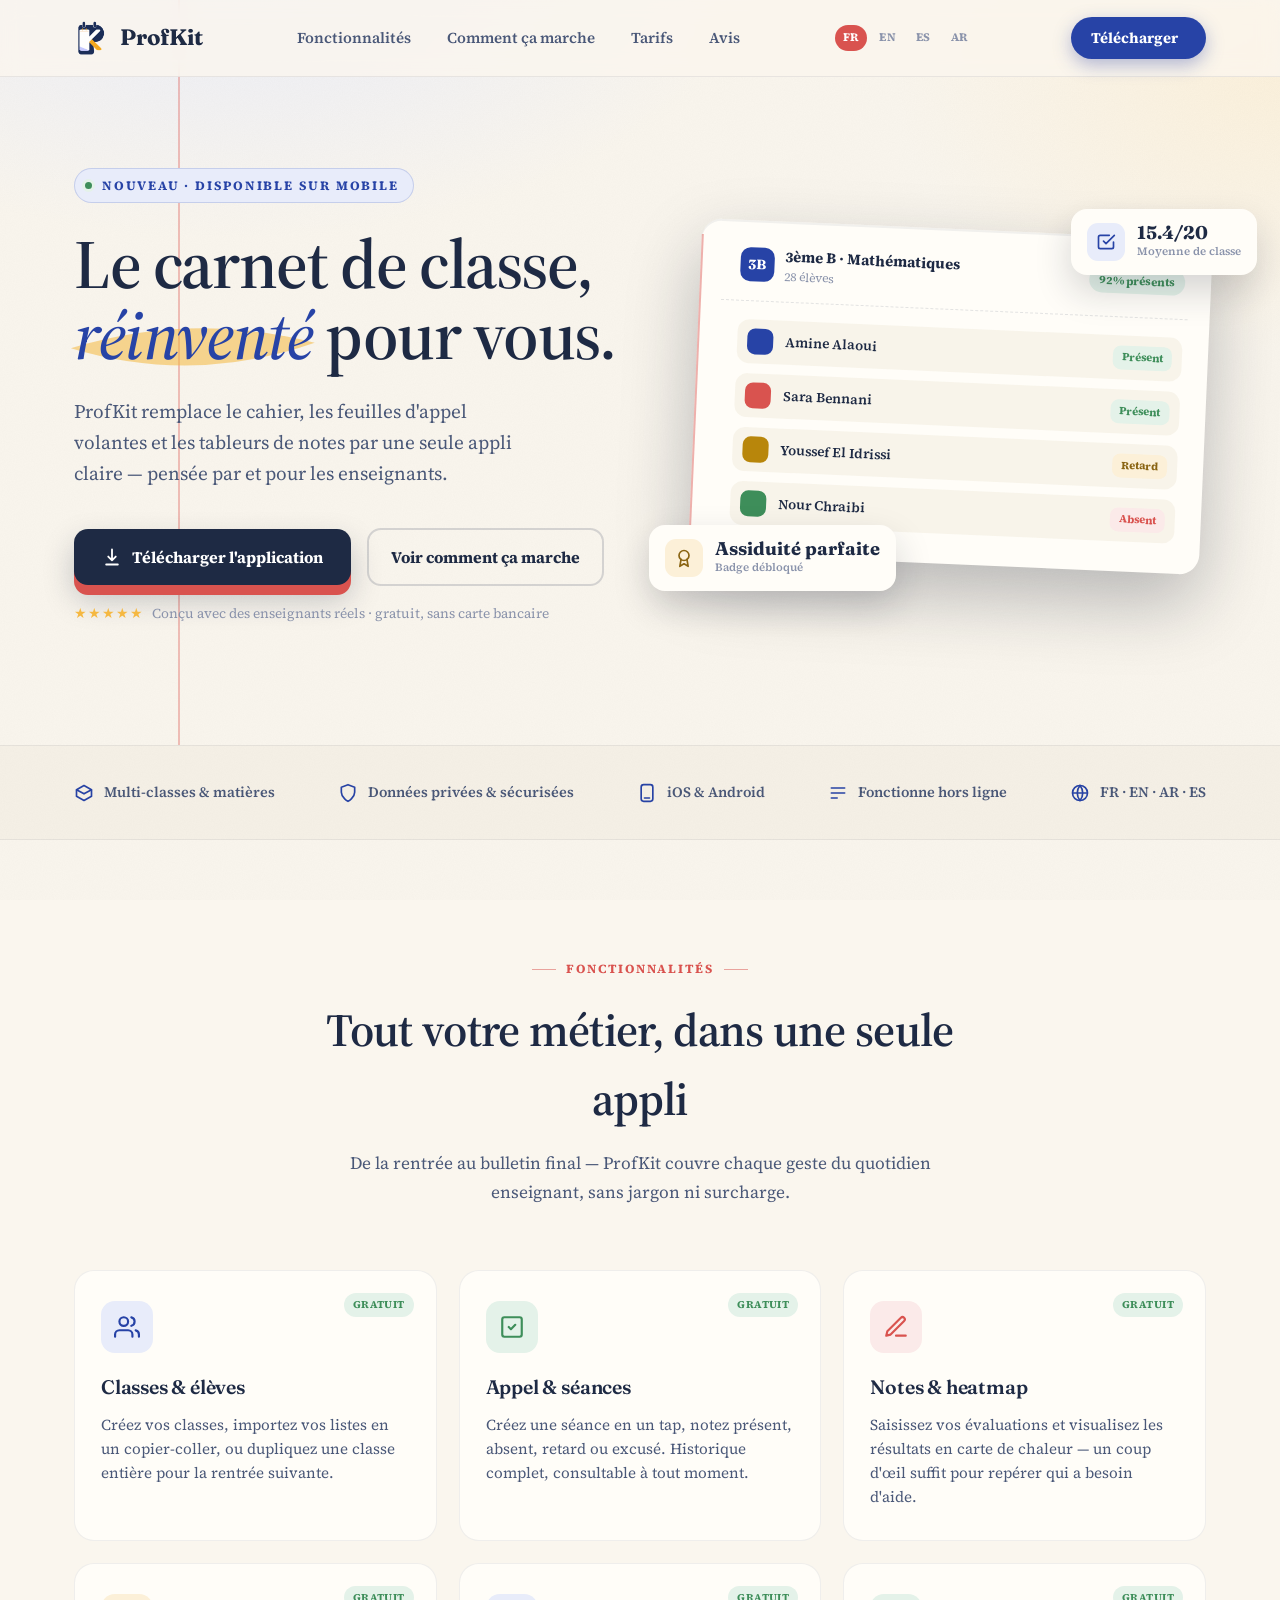
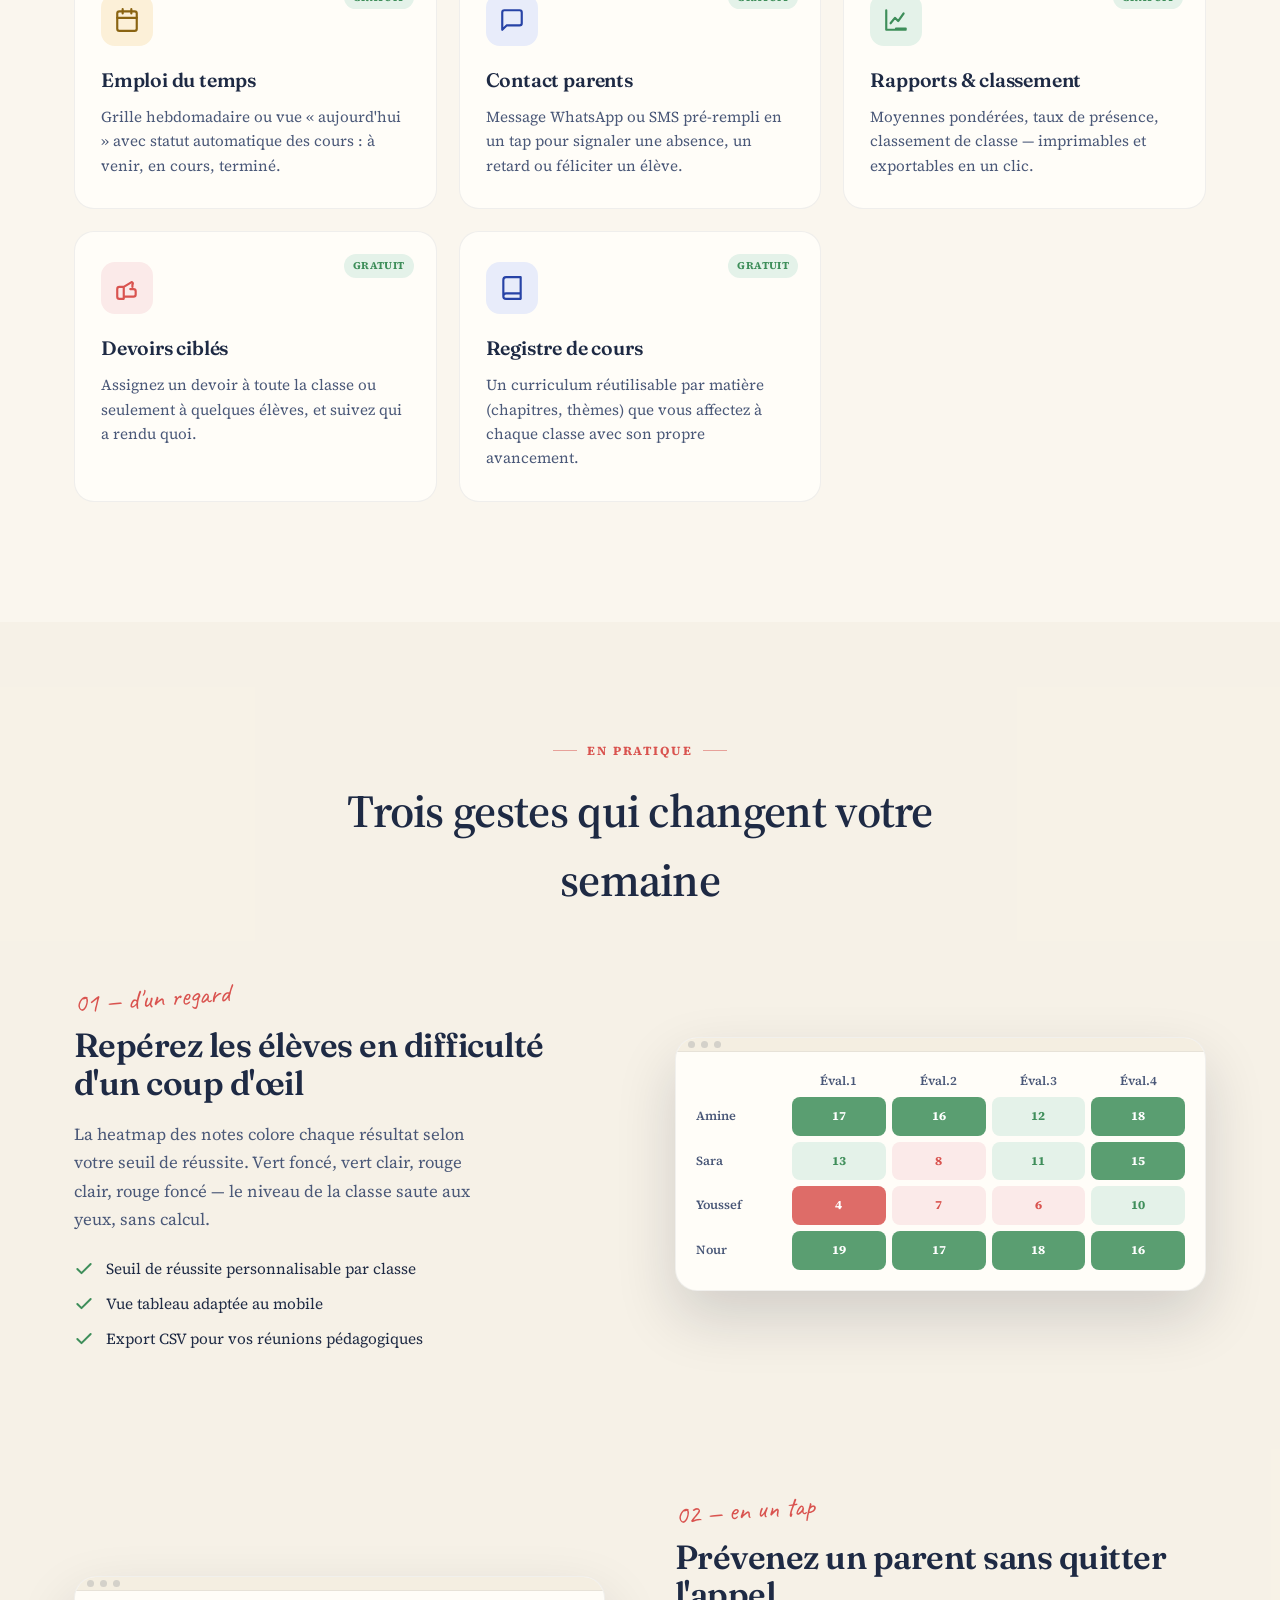
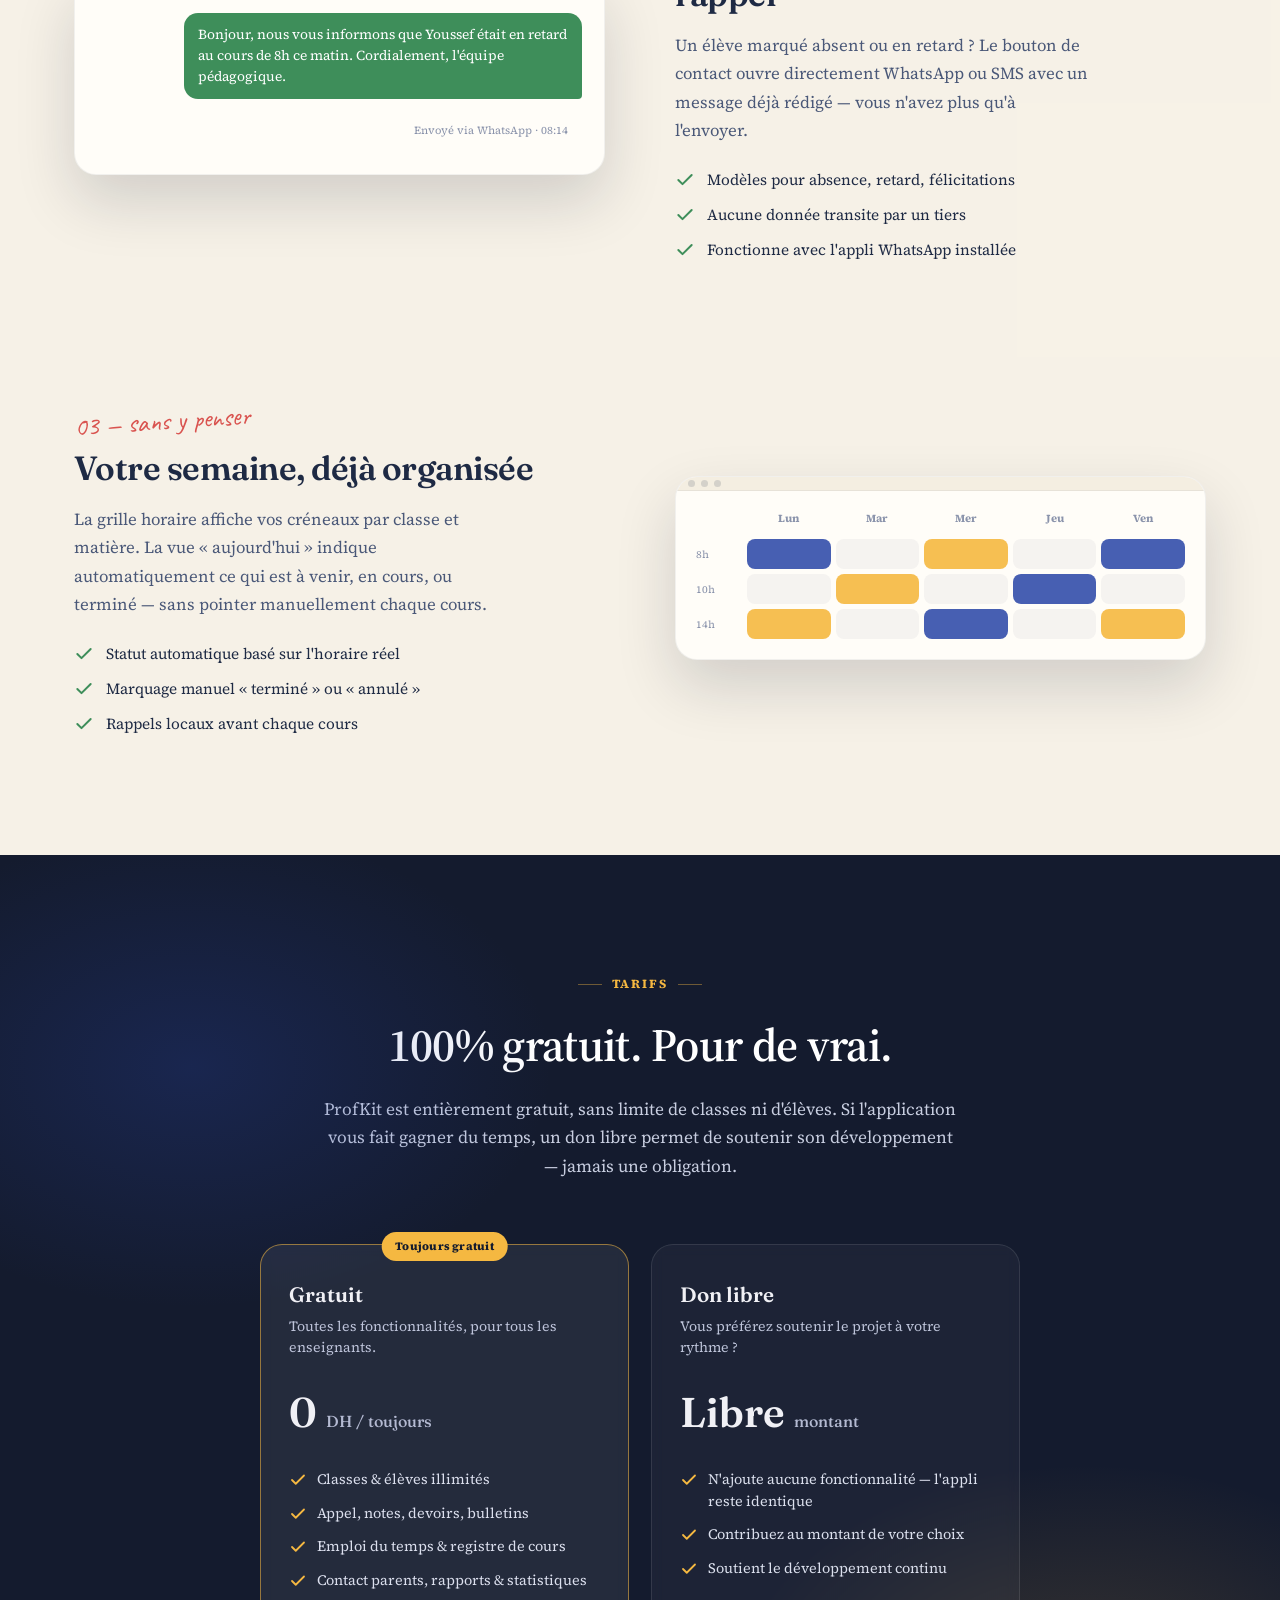
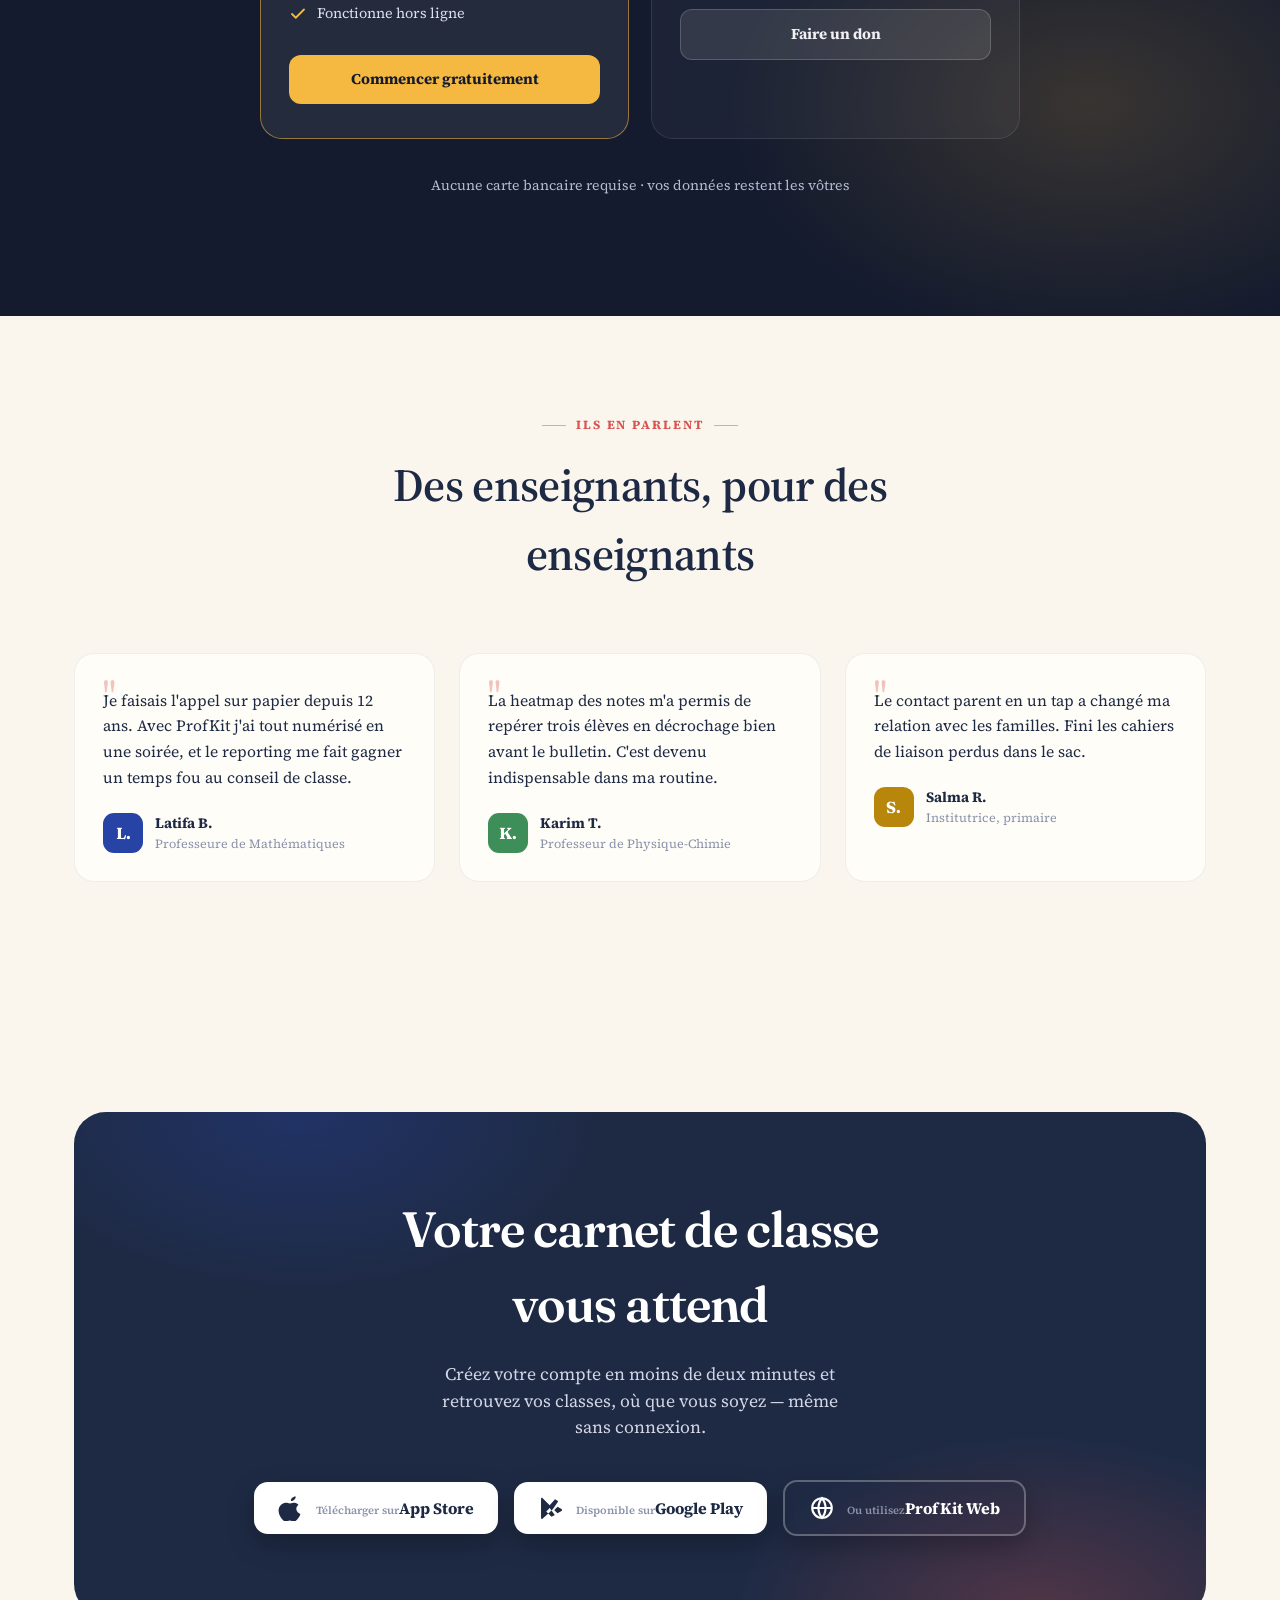
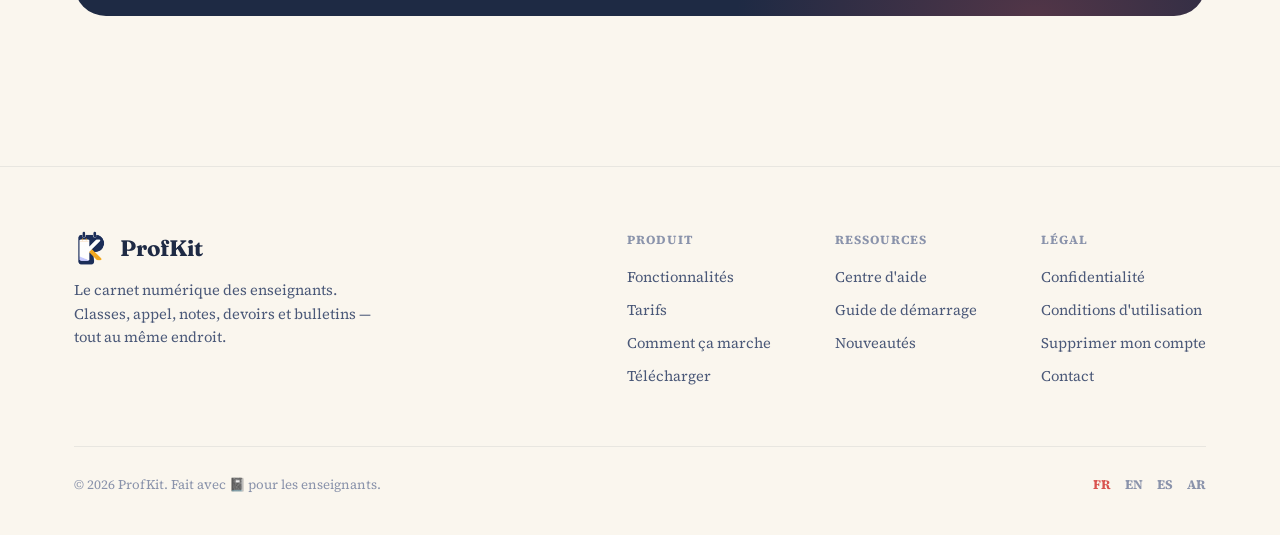
<file: index.html>
<!doctype html>
<html lang="fr" dir="ltr">
<head>
<meta charset="UTF-8" />
<meta name="viewport" content="width=device-width, initial-scale=1, viewport-fit=cover" />
<title>ProfKit — Le carnet numérique de l'enseignant</title>
<meta name="description" content="ProfKit : classes, appel, notes, devoirs, emploi du temps et bulletins — le carnet de l'enseignant, réinventé. 100% gratuit, don libre possible." />
<link rel="icon" href="[data-uri]" />

<link rel="preconnect" href="https://fonts.googleapis.com">
<link rel="preconnect" href="https://fonts.gstatic.com" crossorigin>
<link href="https://fonts.googleapis.com/css2?family=Fraunces:ital,opsz,wght@0,9..144,400;0,9..144,500;0,9..144,600;0,9..144,700;1,9..144,500&family=Caveat:wght@600;700&family=Source+Serif+4:ital,opsz,wght@0,8..60,400;0,8..60,500;0,8..60,600;1,8..60,500&display=swap" rel="stylesheet">

<style>
:root{
  --paper: 250 246 238;
  --paper-soft: 244 238 225;
  --paper-card: 255 253 248;
  --ink: 30 42 68;
  --ink-soft: 74 88 120;
  --ink-faint: 138 147 171;
  --pen: 39 67 166;
  --pen-deep: 29 51 128;
  --pen-wash: 232 236 250;
  --margin: 217 83 79;
  --margin-wash: 251 234 233;
  --highlight: 245 184 65;
  --highlight-wash: 252 240 216;
  --leaf: 62 142 90;
  --leaf-wash: 228 242 233;
  --navy: 20 27 46;
  --navy-soft: 30 40 66;
}
*,*::before,*::after{box-sizing:border-box;margin:0;padding:0}
html{scroll-behavior:smooth}
body{
  background: rgb(var(--paper));
  color: rgb(var(--ink));
  font-family:'Source Serif 4', Georgia, serif;
  line-height:1.5;
  -webkit-font-smoothing:antialiased;
  overflow-x:hidden;
}
img{max-width:100%;display:block}
a{color:inherit;text-decoration:none}
.display{font-family:'Fraunces', Georgia, serif;}
.hand{font-family:'Caveat', cursive;}

/* paper grain */
body::before{
  content:'';
  position:fixed; inset:0;
  pointer-events:none;
  z-index:1;
  opacity:.5;
  mix-blend-mode:multiply;
  background-image:url("data:image/svg+xml,%3Csvg xmlns='http://www.w3.org/2000/svg' width='180' height='180'%3E%3Cfilter id='n'%3E%3CfeTurbulence type='fractalNoise' baseFrequency='0.9' numOctaves='2' stitchTiles='stitch'/%3E%3CfeColorMatrix type='matrix' values='0 0 0 0 0  0 0 0 0 0  0 0 0 0 0  0 0 0 0.035 0'/%3E%3C/filter%3E%3Crect width='100%25' height='100%25' filter='url(%23n)'/%3E%3C/svg%3E");
}

.wrap{max-width:1180px; margin:0 auto; padding:0 24px}

/* ---------------- Nav ---------------- */
header.nav{
  position:fixed; top:0; left:0; right:0; z-index:100;
  background: rgb(var(--paper) / .82);
  backdrop-filter: blur(10px) saturate(1.4);
  border-bottom:1px solid rgb(var(--ink) / .08);
  transition: box-shadow .3s ease;
}
header.nav.scrolled{ box-shadow: 0 6px 24px rgb(var(--ink) / .06); }
.nav-inner{ display:flex; align-items:center; justify-content:space-between; height:76px; }
.brand{ display:flex; align-items:center; gap:12px; }
.brand img{ height:34px; width:auto; }
.brand-name{ font-family:'Fraunces', serif; font-weight:700; font-size:1.4rem; letter-spacing:-.01em; }
.nav-links{ display:flex; align-items:center; gap:36px; }
.nav-links a{
  font-size:.95rem; font-weight:600; color: rgb(var(--ink-soft));
  position:relative; padding:4px 0;
}
.nav-links a::after{
  content:''; position:absolute; left:0; bottom:-2px; height:2px; width:0;
  background: rgb(var(--margin)); transition: width .25s ease;
}
.nav-links a:hover{ color: rgb(var(--ink)); }
.nav-links a:hover::after{ width:100%; }
.nav-cta{
  display:inline-flex; align-items:center; gap:8px;
  background: rgb(var(--pen)); color:#fff !important;
  padding:10px 20px; border-radius:999px; font-weight:700; font-size:.92rem;
  box-shadow: 0 6px 18px rgb(var(--pen) / .35);
  transition: transform .2s ease, box-shadow .2s ease;
}
.nav-cta:hover{ transform: translateY(-2px); box-shadow: 0 10px 24px rgb(var(--pen) / .42); }
.nav-toggle{ display:none; }
/* Sélecteur de langue de l'en-tête. Délibérément hors de .nav-links, qui
   passe en display:none sous 980px : placé dedans, il disparaîtrait sur
   téléphone, c'est-à-dire sur la majorité des visites. */
.nav-langs{ display:flex; align-items:center; gap:4px; }
.nav-langs a{
  font-size:.72rem; font-weight:700; letter-spacing:.03em;
  color: rgb(var(--ink-faint)); padding:4px 8px; border-radius:999px;
  transition: color .2s ease, background .2s ease;
}
.nav-langs a:hover{ color: rgb(var(--ink)); background: rgb(var(--ink) / .07); }
.nav-langs a[aria-current="page"]{ color:#fff; background: rgb(var(--margin)); }

/* ---------------- Hero ---------------- */
.hero{
  position:relative;
  padding:168px 0 120px;
  overflow:hidden;
  background:
    radial-gradient(ellipse 900px 500px at 18% -8%, rgb(var(--pen-wash) / .9), transparent 60%),
    radial-gradient(ellipse 700px 500px at 100% 10%, rgb(var(--highlight-wash) / .8), transparent 55%);
}
.hero .wrap{ position:relative; display:grid; grid-template-columns: 1.05fr .95fr; gap:56px; align-items:center; z-index:2; }
.hero-margin-rule{
  position:absolute; top:0; bottom:0; left:calc((100vw - 1180px)/2 + 128px);
  width:2px; background: rgb(var(--margin) / .35);
  z-index:1;
}
.eyebrow{
  display:inline-flex; align-items:center; gap:10px;
  font-size:.8rem; font-weight:700; letter-spacing:.14em; text-transform:uppercase;
  color: rgb(var(--pen)); background: rgb(var(--pen-wash)); border:1px solid rgb(var(--pen) / .18);
  padding:7px 14px 7px 10px; border-radius:999px; margin-bottom:26px;
}
.eyebrow .dot{ width:7px; height:7px; border-radius:50%; background: rgb(var(--leaf)); box-shadow:0 0 0 3px rgb(var(--leaf-wash)); }
h1.hero-title{
  font-size: clamp(2.6rem, 5.4vw, 4.4rem);
  font-weight:600; line-height:1.02; letter-spacing:-.02em;
  color: rgb(var(--ink));
}
h1.hero-title em{
  font-style:italic; font-weight:500; color: rgb(var(--pen));
  position:relative; display:inline-block;
}
h1.hero-title .stamp-word{ position:relative; display:inline-block; }
h1.hero-title .stamp-word svg{ position:absolute; left:-4%; top:-14%; width:108%; height:135%; z-index:-1; }
.hero-sub{
  margin-top:26px; font-size:1.2rem; color: rgb(var(--ink-soft)); max-width:46ch; line-height:1.6;
}
.hero-actions{ display:flex; flex-wrap:wrap; align-items:center; gap:16px; margin-top:40px; }
.btn{
  display:inline-flex; align-items:center; gap:10px; justify-content:center;
  font-weight:700; font-size:1rem; border-radius:14px; cursor:pointer; border:none;
  font-family:'Source Serif 4', Georgia, serif;
  transition: transform .22s cubic-bezier(.2,.8,.2,1), box-shadow .22s ease, background .22s ease;
}
.btn-primary{
  background: rgb(var(--ink)); color:#fff; padding:16px 28px;
  box-shadow: 0 10px 0 rgb(var(--margin)), 0 14px 30px rgb(var(--ink) / .25);
}
.btn-primary:hover{ transform: translate(0,-3px); box-shadow: 0 13px 0 rgb(var(--margin)), 0 20px 36px rgb(var(--ink) / .3); }
.btn-primary:active{ transform: translate(0,2px); box-shadow: 0 6px 0 rgb(var(--margin)), 0 8px 18px rgb(var(--ink) / .25); }
.btn-ghost{
  background: transparent; color: rgb(var(--ink)); padding:15px 22px;
  border:2px solid rgb(var(--ink) / .16);
}
.btn-ghost:hover{ border-color: rgb(var(--ink) / .4); transform: translateY(-2px); }
.btn svg{ width:20px; height:20px; flex:none; }
.hero-note{ margin-top:18px; font-size:.85rem; color: rgb(var(--ink-faint)); display:flex; align-items:center; gap:8px; }
.stars{ color: rgb(var(--highlight)); letter-spacing:1px; }

/* hero visual: notebook mock */
.hero-visual{ position:relative; perspective:1600px; }
.book-mock{
  position:relative; background: rgb(var(--paper-card));
  border-radius:20px; box-shadow: 0 30px 70px rgb(20 27 46 / .28), 0 2px 0 rgb(var(--ink) / .06) inset;
  transform: rotate(2.5deg);
  padding:22px 22px 26px;
  animation: float 6s ease-in-out infinite;
}
@keyframes float{ 0%,100%{ transform: rotate(2.5deg) translateY(0);} 50%{ transform: rotate(2.5deg) translateY(-10px);} }
.book-mock::before{
  content:''; position:absolute; left:0; top:16px; bottom:16px; width:2px; background: rgb(var(--margin) / .45);
}
.book-topbar{ display:flex; align-items:center; justify-content:space-between; padding:2px 4px 16px 18px; border-bottom:1px dashed rgb(var(--ink)/.12); }
.book-topbar .who{ display:flex; align-items:center; gap:10px; }
.avatar-sm{ width:34px; height:34px; border-radius:10px; background: rgb(var(--pen)); color:#fff; display:flex; align-items:center; justify-content:center; font-family:'Fraunces',serif; font-weight:700; font-size:.85rem; }
.book-topbar .name{ font-weight:700; font-size:.92rem; }
.book-topbar .sub{ font-size:.75rem; color: rgb(var(--ink-faint)); }
.pill{ font-size:.7rem; font-weight:700; background: rgb(var(--leaf-wash)); color: rgb(var(--leaf)); padding:5px 10px; border-radius:999px; }
.book-body{ padding:18px 4px 4px 18px; display:flex; flex-direction:column; gap:10px; }
.roll-row{ display:flex; align-items:center; gap:12px; padding:9px 10px; border-radius:12px; background: rgb(var(--paper-soft) / .6); }
.roll-row .dot-ava{ width:26px; height:26px; border-radius:8px; flex:none; }
.roll-row .rname{ font-size:.85rem; font-weight:600; flex:1; }
.chip{ font-size:.68rem; font-weight:700; padding:4px 9px; border-radius:8px; }
.chip.present{ background: rgb(var(--leaf-wash)); color: rgb(var(--leaf)); }
.chip.late{ background: rgb(var(--highlight-wash)); color:#8a6412; }
.chip.absent{ background: rgb(var(--margin-wash)); color: rgb(var(--margin)); }
.float-card{
  position:absolute; background: rgb(var(--paper-card)); border-radius:16px; padding:14px 16px;
  box-shadow: 0 16px 36px rgb(20 27 46 / .18); display:flex; align-items:center; gap:12px;
}
.float-card.grade{ top:-6%; right:-10%; animation: float 5s ease-in-out infinite; animation-delay:.3s; }
.float-card.badge{ bottom:-8%; left:-9%; animation: float 5.6s ease-in-out infinite; animation-delay:.6s; }
.float-card .ico{ width:38px; height:38px; border-radius:11px; display:flex; align-items:center; justify-content:center; flex:none; }
.float-card.grade .ico{ background: rgb(var(--pen-wash)); color: rgb(var(--pen)); }
.float-card.badge .ico{ background: rgb(var(--highlight-wash)); color:#8a6412; }
.float-card .big{ font-family:'Fraunces',serif; font-weight:700; font-size:1.15rem; line-height:1; }
.float-card .lbl{ font-size:.7rem; color: rgb(var(--ink-faint)); font-weight:600; }

/* ---------------- Logo strip ---------------- */
.strip{ padding:36px 0; border-top:1px solid rgb(var(--ink)/.07); border-bottom:1px solid rgb(var(--ink)/.07); background: rgb(var(--paper-soft)/.5); }
.strip .wrap{ display:flex; align-items:center; justify-content:space-between; gap:28px; flex-wrap:wrap; }
.strip-item{ display:flex; align-items:center; gap:10px; font-size:.9rem; font-weight:600; color: rgb(var(--ink-soft)); white-space:nowrap; }
.strip-item svg{ width:20px; height:20px; color: rgb(var(--pen)); flex:none; }

/* ---------------- Section shell ---------------- */
section{ padding:120px 0; position:relative; }
.section-head{ max-width:640px; margin:0 auto 64px; text-align:center; }
.kicker{
  font-size:.78rem; font-weight:700; letter-spacing:.16em; text-transform:uppercase; color: rgb(var(--margin));
  display:flex; align-items:center; justify-content:center; gap:10px; margin-bottom:16px;
}
.kicker::before,.kicker::after{ content:''; width:24px; height:1px; background: rgb(var(--margin)/.5); }
.section-title{ font-size: clamp(2rem, 3.6vw, 2.9rem); font-weight:600; letter-spacing:-.015em; }
.section-sub{ margin-top:16px; font-size:1.08rem; color: rgb(var(--ink-soft)); line-height:1.65; }

/* ---------------- Features grid ---------------- */
.feat-grid{ display:grid; grid-template-columns:repeat(3,1fr); gap:22px; }
.feat-card{
  background: rgb(var(--paper-card)); border:1px solid rgb(var(--ink)/.07); border-radius:20px; padding:30px 26px;
  position:relative; overflow:hidden;
  opacity:0; transform: translateY(28px);
  transition: transform .5s cubic-bezier(.2,.8,.2,1), box-shadow .3s ease, border-color .3s ease;
}
.feat-card.in{ opacity:1; transform:none; }
.feat-card:hover{ box-shadow: 0 20px 40px rgb(20 27 46 / .1); border-color: rgb(var(--ink)/.14); transform: translateY(-6px); }
.feat-card .fico{
  width:52px; height:52px; border-radius:14px; display:flex; align-items:center; justify-content:center; margin-bottom:20px;
}
.feat-card .fico svg{ width:26px; height:26px; }
.feat-card h3{ font-family:'Fraunces',serif; font-weight:600; font-size:1.22rem; margin-bottom:10px; letter-spacing:-.01em; }
.feat-card p{ color: rgb(var(--ink-soft)); font-size:.95rem; line-height:1.6; }
.feat-card .tag{
  position:absolute; top:22px; right:22px; font-size:.65rem; font-weight:700; letter-spacing:.04em;
  padding:4px 9px; border-radius:999px; text-transform:uppercase;
}
.tag.free{ background: rgb(var(--leaf-wash)); color: rgb(var(--leaf)); }
.tag.pro{ background: rgb(var(--highlight-wash)); color:#8a6412; }

/* icon color variants */
.c-pen{ background: rgb(var(--pen-wash)); color: rgb(var(--pen)); }
.c-margin{ background: rgb(var(--margin-wash)); color: rgb(var(--margin)); }
.c-leaf{ background: rgb(var(--leaf-wash)); color: rgb(var(--leaf)); }
.c-gold{ background: rgb(var(--highlight-wash)); color:#8a6412; }

/* ---------------- Showcase (alternating) ---------------- */
.showcase{ display:flex; flex-direction:column; gap:140px; }
.show-row{ display:grid; grid-template-columns:1fr 1fr; gap:70px; align-items:center; }
.show-row.rev .show-copy{ order:2; }
.show-row.rev .show-visual{ order:1; }
.show-index{ font-family:'Caveat', cursive; font-size:1.7rem; color: rgb(var(--margin)); transform: rotate(-4deg); display:inline-block; margin-bottom:8px; }
.show-copy h3{ font-family:'Fraunces',serif; font-weight:600; font-size:2.1rem; letter-spacing:-.015em; margin-bottom:18px; line-height:1.12; }
.show-copy p{ color: rgb(var(--ink-soft)); font-size:1.05rem; line-height:1.7; margin-bottom:22px; max-width:46ch; }
.show-list{ display:flex; flex-direction:column; gap:12px; }
.show-list li{ display:flex; align-items:flex-start; gap:12px; font-size:.96rem; color: rgb(var(--ink)); }
.show-list li svg{ width:20px; height:20px; flex:none; margin-top:2px; color: rgb(var(--leaf)); }
.show-visual{ position:relative; }
.show-visual .card{
  background: rgb(var(--paper-card)); border-radius:22px; box-shadow: 0 26px 60px rgb(20 27 46 / .16);
  border:1px solid rgb(var(--ink)/.06); overflow:hidden;
}
.mini-bar{ height:14px; background: rgb(var(--paper-soft)); border-bottom:1px solid rgb(var(--ink)/.06); display:flex; align-items:center; gap:6px; padding:0 12px; }
.mini-bar span{ width:7px; height:7px; border-radius:50%; background: rgb(var(--ink)/.15); }

/* heatmap demo */
.heatmap{ padding:20px; display:grid; grid-template-columns: 90px repeat(4,1fr); gap:6px; }
.heatmap .hcell{ border-radius:8px; padding:10px 6px; text-align:center; font-size:.78rem; font-weight:700; }
.heatmap .hname{ font-size:.78rem; font-weight:600; display:flex; align-items:center; color: rgb(var(--ink-soft)); }
.hh1{ background: rgb(var(--leaf) / .85); color:#fff; }
.hh2{ background: rgb(var(--leaf-wash)); color: rgb(var(--leaf)); }
.hh3{ background: rgb(var(--margin-wash)); color: rgb(var(--margin)); }
.hh4{ background: rgb(var(--margin) / .85); color:#fff; }

/* schedule grid demo */
.sched{ padding:20px; display:grid; grid-template-columns: 46px repeat(5,1fr); gap:5px; }
.sched .shead{ font-size:.68rem; font-weight:700; color: rgb(var(--ink-faint)); text-align:center; padding-bottom:6px; }
.sched .stime{ font-size:.65rem; color: rgb(var(--ink-faint)); padding-top:8px; }
.sched .sslot{ border-radius:8px; min-height:30px; }
.s-math{ background: rgb(var(--pen) / .85); }
.s-phys{ background: rgb(var(--highlight) / .9); }
.s-emp{ background: rgb(var(--ink)/.045); }

/* chat/whatsapp demo */
.chatcard{ padding:22px; display:flex; flex-direction:column; gap:12px; }
.bubble{ max-width:82%; padding:12px 14px; border-radius:14px; font-size:.86rem; line-height:1.5; }
.bubble.out{ align-self:flex-end; background: rgb(var(--leaf)); color:#fff; border-bottom-right-radius:4px; }
.bubble.meta{ font-size:.68rem; color: rgb(var(--ink-faint)); align-self:flex-end; }

/* ---------------- Monetization / pricing ---------------- */
.pricing-wrap{ background: rgb(var(--navy)); color: rgb(240 240 245); position:relative; overflow:hidden; }
.pricing-wrap::before{
  content:''; position:absolute; inset:0;
  background: radial-gradient(600px 400px at 15% 20%, rgb(var(--pen) / .28), transparent 60%),
              radial-gradient(600px 400px at 85% 80%, rgb(var(--highlight) / .16), transparent 60%);
}
.pricing-wrap .section-title, .pricing-wrap .kicker{ color:#fff; }
.pricing-wrap .kicker{ color: rgb(var(--highlight)); }
.pricing-wrap .kicker::before,.pricing-wrap .kicker::after{ background: rgb(var(--highlight)/.4); }
.pricing-wrap .section-sub{ color: rgb(200 206 224); }
.price-grid{ display:grid; grid-template-columns:repeat(3,1fr); gap:22px; position:relative; z-index:2; }
.price-card{
  background: rgb(255 255 255 / .04); border:1px solid rgb(255 255 255 / .1); border-radius:22px; padding:34px 28px;
  backdrop-filter: blur(6px);
  transition: transform .3s ease, border-color .3s ease, background .3s ease;
}
.price-card:hover{ transform: translateY(-6px); border-color: rgb(255 255 255 / .22); background: rgb(255 255 255 / .06); }
.price-card.featured{ border-color: rgb(var(--highlight) / .55); background: rgb(255 255 255 / .07); position:relative; }
.price-card.featured::after{
  content:'Toujours gratuit'; position:absolute; top:-13px; left:50%; transform:translateX(-50%);
  background: rgb(var(--highlight)); color: rgb(var(--navy)); font-size:.7rem; font-weight:800;
  padding:6px 14px; border-radius:999px; letter-spacing:.02em;
}
.price-name{ font-family:'Fraunces',serif; font-weight:600; font-size:1.3rem; margin-bottom:6px; }
.price-desc{ font-size:.88rem; color: rgb(190 196 218); margin-bottom:22px; }
.price-amount{ font-family:'Fraunces',serif; font-size:2.6rem; font-weight:600; }
.price-amount span{ font-size:1rem; font-weight:500; color: rgb(180 186 210); }
.price-list{ margin:26px 0 30px; display:flex; flex-direction:column; gap:12px; }
.price-list li{ display:flex; gap:10px; font-size:.9rem; color: rgb(220 224 238); align-items:flex-start; }
.price-list li svg{ width:18px; height:18px; color: rgb(var(--highlight)); flex:none; margin-top:2px; }
.price-btn{
  display:block; text-align:center; width:100%; padding:13px; border-radius:12px; font-weight:700; font-size:.94rem;
  background: rgb(255 255 255 / .1); border:1px solid rgb(255 255 255 / .18); transition: background .2s ease, transform .2s ease;
}
.price-btn:hover{ background: rgb(255 255 255 / .18); transform: translateY(-2px); }
.price-card.featured .price-btn{ background: rgb(var(--highlight)); color: rgb(var(--navy)); border:none; }
.price-card.featured .price-btn:hover{ background: rgb(255 205 110); }
.price-note{ text-align:center; margin-top:36px; font-size:.88rem; color: rgb(180 186 210); position:relative; z-index:2; }

/* ---------------- Testimonial ---------------- */
.testi-strip{ padding:100px 0; }
.testi-grid{ display:grid; grid-template-columns:repeat(3,1fr); gap:24px; }
.testi-card{
  background: rgb(var(--paper-card)); border:1px solid rgb(var(--ink)/.07); border-radius:20px; padding:28px;
  position:relative;
}
.testi-quote{ font-family:'Fraunces',serif; font-size:2.4rem; color: rgb(var(--margin)/.35); line-height:0; position:relative; top:14px; }
.testi-card p{ font-size:.98rem; line-height:1.65; color: rgb(var(--ink)); margin:6px 0 22px; }
.testi-who{ display:flex; align-items:center; gap:12px; }
.testi-who .ava{ width:40px; height:40px; border-radius:11px; display:flex; align-items:center; justify-content:center; font-family:'Fraunces',serif; font-weight:700; color:#fff; }
.testi-who .n{ font-weight:700; font-size:.9rem; }
.testi-who .r{ font-size:.78rem; color: rgb(var(--ink-faint)); }

/* ---------------- Platforms / final CTA ---------------- */
.cta-final{ position:relative; padding:130px 0 150px; overflow:hidden; }
.cta-card{
  background: rgb(var(--ink)); color:#fff; border-radius:32px; padding:80px 60px; text-align:center; position:relative; overflow:hidden;
}
.cta-card::before{
  content:''; position:absolute; inset:0;
  background: radial-gradient(500px 300px at 20% 0%, rgb(var(--pen)/.35), transparent 60%),
              radial-gradient(500px 300px at 85% 100%, rgb(var(--margin)/.28), transparent 60%);
}
.cta-card > *{ position:relative; z-index:2; }
.cta-card h2{ font-family:'Fraunces',serif; font-weight:600; font-size: clamp(2rem,4vw,3.1rem); letter-spacing:-.02em; max-width:16ch; margin:0 auto 20px; }
.cta-card p{ color: rgb(210 214 230); font-size:1.1rem; max-width:48ch; margin:0 auto 40px; }
.store-row{ display:flex; align-items:center; justify-content:center; gap:16px; flex-wrap:wrap; }
.store-btn{
  display:flex; align-items:center; gap:12px; background:#fff; color: rgb(var(--ink)); padding:13px 24px; border-radius:14px;
  font-weight:700; transition: transform .2s ease, box-shadow .2s ease; box-shadow:0 10px 26px rgb(0 0 0/.25);
}
.store-btn:hover{ transform: translateY(-3px); }
.store-btn svg{ width:26px; height:26px; }
.store-btn .stxt{ text-align:left; line-height:1.15; }
.store-btn .stxt .s1{ font-size:.68rem; color: rgb(var(--ink-faint)); font-weight:600; }
.store-btn .stxt .s2{ font-size:1rem; }
.web-btn{ background: transparent; border:2px solid rgb(255 255 255/.28); color:#fff; }
.web-btn:hover{ border-color:#fff; }

/* ---------------- Footer ---------------- */
footer{ padding:64px 0 40px; border-top:1px solid rgb(var(--ink)/.08); }
.foot-top{ display:flex; justify-content:space-between; gap:40px; flex-wrap:wrap; margin-bottom:48px; }
.foot-brand{ max-width:320px; }
.foot-brand .brand{ margin-bottom:14px; }
.foot-brand p{ color: rgb(var(--ink-soft)); font-size:.92rem; line-height:1.6; }
.foot-cols{ display:flex; gap:64px; flex-wrap:wrap; }
.foot-col h4{ font-size:.78rem; letter-spacing:.08em; text-transform:uppercase; color: rgb(var(--ink-faint)); margin-bottom:16px; font-weight:700; }
.foot-col a{ display:block; font-size:.92rem; color: rgb(var(--ink-soft)); margin-bottom:11px; transition: color .2s ease; }
.foot-col a:hover{ color: rgb(var(--pen)); }
.foot-bottom{ display:flex; justify-content:space-between; align-items:center; flex-wrap:wrap; gap:14px; padding-top:28px; border-top:1px solid rgb(var(--ink)/.08); font-size:.82rem; color: rgb(var(--ink-faint)); }
.foot-langs{ display:flex; gap:14px; }
.foot-langs a{ color: rgb(var(--ink-faint)); text-decoration:none; font-weight:700; transition: color .2s ease; }
.foot-langs a:hover{ color: rgb(var(--margin)); }
.foot-langs a[aria-current="page"]{ color: rgb(var(--margin)); }

/* ---------------- reveal utility ---------------- */
[data-reveal]{ opacity:0; transform: translateY(24px); transition: opacity .6s cubic-bezier(.2,.8,.2,1), transform .6s cubic-bezier(.2,.8,.2,1); }
[data-reveal].in{ opacity:1; transform:none; }

/* ---------------- responsive ---------------- */
@media (max-width: 980px){
  .nav-links{ display:none; }
  .hero .wrap{ grid-template-columns:1fr; }
  .hero-visual{ order:-1; max-width:460px; margin:0 auto; }
  .hero-margin-rule{ display:none; }
  .feat-grid{ grid-template-columns:repeat(2,1fr); }
  .show-row, .show-row.rev{ grid-template-columns:1fr; }
  .show-row.rev .show-copy, .show-row.rev .show-visual{ order:initial; }
  .price-grid{ grid-template-columns:1fr; max-width:420px; margin:0 auto; }
  .testi-grid{ grid-template-columns:1fr; }
  .cta-card{ padding:60px 28px; }
  .strip .wrap{ justify-content:center; }
}
@media (max-width: 620px){
  /* Sur un écran étroit, l'en-tête tient logo + sélecteur + bouton, mais
     plus le nom de la marque : le logo le porte déjà. */
  .brand-name{ display:none; }
  .nav-langs{ gap:0; }
  .nav-langs a{ font-size:.66rem; padding:3px 6px; }
  .feat-grid{ grid-template-columns:1fr; }
  .hero{ padding-top:120px; }
  section{ padding:80px 0; }
  .cta-card{ border-radius:24px; }
}
</style>
</head>
<body>

<header class="nav" id="siteNav">
  <div class="wrap nav-inner">
    <a href="#top" class="brand">
      <img src="[data-uri]" alt="ProfKit" />
      <span class="brand-name">ProfKit</span>
    </a>
    <nav class="nav-links">
      <a href="#fonctionnalites">Fonctionnalités</a>
      <a href="#comment">Comment ça marche</a>
      <a href="#tarifs">Tarifs</a>
      <a href="#avis">Avis</a>
    </nav>
    <div class="nav-langs"><a href="/" hreflang="fr" aria-current="page">FR</a><a href="/en/" hreflang="en">EN</a><a href="/es/" hreflang="es">ES</a><a href="/ar/" hreflang="ar">AR</a></div>
    <a href="#telecharger" class="nav-cta">
      Télécharger
      <svg viewBox="0 0 24 24" fill="none"><path d="M12 4v11m0 0-4-4m4 4 4-4M5 19h14" stroke="currentColor" stroke-width="2" stroke-linecap="round" stroke-linejoin="round"/></svg>
    </a>
  </div>
</header>

<main id="top">

  <!-- ============ HERO ============ -->
  <section class="hero">
    <div class="hero-margin-rule" aria-hidden="true"></div>
    <div class="wrap">
      <div class="hero-copy">
        <span class="eyebrow"><span class="dot"></span> Nouveau · disponible sur mobile</span>
        <h1 class="hero-title">
          Le carnet de classe,<br/>
          <span class="stamp-word">
            <svg viewBox="0 0 300 90" preserveAspectRatio="none"><path d="M8,55 Q150,90 292,50 Q150,20 8,55" fill="rgb(245 184 65 / .55)"/></svg>
            <em>réinventé</em>
          </span> pour vous.
        </h1>
        <p class="hero-sub">ProfKit remplace le cahier, les feuilles d'appel volantes et les tableurs de notes par une seule appli claire — pensée par et pour les enseignants.</p>
        <div class="hero-actions">
          <a href="#telecharger" class="btn btn-primary">
            <svg viewBox="0 0 24 24" fill="none"><path d="M12 3v13m0 0-4.5-4.5M12 16l4.5-4.5M5 21h14" stroke="currentColor" stroke-width="2.2" stroke-linecap="round" stroke-linejoin="round"/></svg>
            Télécharger l'application
          </a>
          <a href="#comment" class="btn btn-ghost">Voir comment ça marche</a>
        </div>
        <p class="hero-note"><span class="stars">★★★★★</span> Conçu avec des enseignants réels · gratuit, sans carte bancaire</p>
      </div>

      <div class="hero-visual" data-reveal>
        <div class="book-mock">
          <div class="book-topbar">
            <div class="who">
              <span class="avatar-sm">3B</span>
              <div>
                <div class="name">3ème B · Mathématiques</div>
                <div class="sub">28 élèves</div>
              </div>
            </div>
            <span class="pill">92% présents</span>
          </div>
          <div class="book-body">
            <div class="roll-row"><span class="dot-ava" style="background:#2743A6"></span><span class="rname">Amine Alaoui</span><span class="chip present">Présent</span></div>
            <div class="roll-row"><span class="dot-ava" style="background:#D9534F"></span><span class="rname">Sara Bennani</span><span class="chip present">Présent</span></div>
            <div class="roll-row"><span class="dot-ava" style="background:#B8860B"></span><span class="rname">Youssef El Idrissi</span><span class="chip late">Retard</span></div>
            <div class="roll-row"><span class="dot-ava" style="background:#3E8E5A"></span><span class="rname">Nour Chraibi</span><span class="chip absent">Absent</span></div>
          </div>
        </div>
        <div class="float-card grade">
          <div class="ico"><svg viewBox="0 0 24 24" fill="none" width="20" height="20"><path d="M9 11l3 3L22 4M21 12v6a2 2 0 0 1-2 2H5a2 2 0 0 1-2-2V6a2 2 0 0 1 2-2h11" stroke="currentColor" stroke-width="2" stroke-linecap="round" stroke-linejoin="round"/></svg></div>
          <div><div class="big">15.4/20</div><div class="lbl">Moyenne de classe</div></div>
        </div>
        <div class="float-card badge">
          <div class="ico"><svg viewBox="0 0 24 24" fill="none" width="20" height="20"><path d="M12 15a6 6 0 1 0 0-12 6 6 0 0 0 0 12Z" stroke="currentColor" stroke-width="2"/><path d="M8.5 13.5 7 22l5-3 5 3-1.5-8.5" stroke="currentColor" stroke-width="2" stroke-linecap="round" stroke-linejoin="round"/></svg></div>
          <div><div class="big">Assiduité parfaite</div><div class="lbl">Badge débloqué</div></div>
        </div>
      </div>
    </div>
  </section>

  <!-- ============ LOGO / TRUST STRIP ============ -->
  <div class="strip">
    <div class="wrap">
      <div class="strip-item"><svg viewBox="0 0 24 24" fill="none"><path d="M12 3 3 8l9 5 9-5-9-5Z" stroke="currentColor" stroke-width="2" stroke-linejoin="round"/><path d="M3 8v8l9 5 9-5V8" stroke="currentColor" stroke-width="2" stroke-linejoin="round"/></svg> Multi-classes &amp; matières</div>
      <div class="strip-item"><svg viewBox="0 0 24 24" fill="none"><path d="M12 22s8-4.5 8-11V5l-8-3-8 3v6c0 6.5 8 11 8 11Z" stroke="currentColor" stroke-width="2" stroke-linejoin="round"/></svg> Données privées &amp; sécurisées</div>
      <div class="strip-item"><svg viewBox="0 0 24 24" fill="none"><rect x="5" y="2" width="14" height="20" rx="3" stroke="currentColor" stroke-width="2"/><path d="M9 18h6" stroke="currentColor" stroke-width="2" stroke-linecap="round"/></svg> iOS &amp; Android</div>
      <div class="strip-item"><svg viewBox="0 0 24 24" fill="none"><path d="M4 6h16M4 12h16M4 18h7" stroke="currentColor" stroke-width="2" stroke-linecap="round"/></svg> Fonctionne hors ligne</div>
      <div class="strip-item"><svg viewBox="0 0 24 24" fill="none"><circle cx="12" cy="12" r="9" stroke="currentColor" stroke-width="2"/><path d="M3 12h18M12 3a14 14 0 0 1 0 18 14 14 0 0 1 0-18Z" stroke="currentColor" stroke-width="2"/></svg> FR · EN · AR · ES</div>
    </div>
  </div>

  <!-- ============ FEATURES GRID ============ -->
  <section id="fonctionnalites">
    <div class="wrap">
      <div class="section-head" data-reveal>
        <span class="kicker">Fonctionnalités</span>
        <h2 class="section-title">Tout votre métier, dans une seule appli</h2>
        <p class="section-sub">De la rentrée au bulletin final — ProfKit couvre chaque geste du quotidien enseignant, sans jargon ni surcharge.</p>
      </div>

      <div class="feat-grid">
        <div class="feat-card" data-reveal>
          <span class="tag free">Gratuit</span>
          <div class="fico c-pen"><svg viewBox="0 0 24 24" fill="none"><path d="M17 21v-2a4 4 0 0 0-4-4H5a4 4 0 0 0-4 4v2M9 11a4 4 0 1 0 0-8 4 4 0 0 0 0 8ZM23 21v-2a4 4 0 0 0-3-3.87M16 3.13a4 4 0 0 1 0 7.75" stroke="currentColor" stroke-width="2" stroke-linecap="round" stroke-linejoin="round"/></svg></div>
          <h3>Classes &amp; élèves</h3>
          <p>Créez vos classes, importez vos listes en un copier-coller, ou dupliquez une classe entière pour la rentrée suivante.</p>
        </div>

        <div class="feat-card" data-reveal>
          <span class="tag free">Gratuit</span>
          <div class="fico c-leaf"><svg viewBox="0 0 24 24" fill="none"><path d="m9 12 2 2 4-4M5 3h14a2 2 0 0 1 2 2v14a2 2 0 0 1-2 2H5a2 2 0 0 1-2-2V5a2 2 0 0 1 2-2Z" stroke="currentColor" stroke-width="2" stroke-linecap="round" stroke-linejoin="round"/></svg></div>
          <h3>Appel &amp; séances</h3>
          <p>Créez une séance en un tap, notez présent, absent, retard ou excusé. Historique complet, consultable à tout moment.</p>
        </div>

        <div class="feat-card" data-reveal>
          <span class="tag free">Gratuit</span>
          <div class="fico c-margin"><svg viewBox="0 0 24 24" fill="none"><path d="M12 20h9M16.5 3.5a2.12 2.12 0 0 1 3 3L7 19l-4 1 1-4 12.5-12.5Z" stroke="currentColor" stroke-width="2" stroke-linecap="round" stroke-linejoin="round"/></svg></div>
          <h3>Notes &amp; heatmap</h3>
          <p>Saisissez vos évaluations et visualisez les résultats en carte de chaleur — un coup d'œil suffit pour repérer qui a besoin d'aide.</p>
        </div>

        <div class="feat-card" data-reveal>
          <span class="tag free">Gratuit</span>
          <div class="fico c-gold"><svg viewBox="0 0 24 24" fill="none"><rect x="3" y="4" width="18" height="18" rx="2" stroke="currentColor" stroke-width="2"/><path d="M16 2v4M8 2v4M3 10h18" stroke="currentColor" stroke-width="2" stroke-linecap="round"/></svg></div>
          <h3>Emploi du temps</h3>
          <p>Grille hebdomadaire ou vue « aujourd'hui » avec statut automatique des cours : à venir, en cours, terminé.</p>
        </div>

        <div class="feat-card" data-reveal>
          <span class="tag free">Gratuit</span>
          <div class="fico c-pen"><svg viewBox="0 0 24 24" fill="none"><path d="M21 15a2 2 0 0 1-2 2H7l-4 4V5a2 2 0 0 1 2-2h14a2 2 0 0 1 2 2v10Z" stroke="currentColor" stroke-width="2" stroke-linecap="round" stroke-linejoin="round"/></svg></div>
          <h3>Contact parents</h3>
          <p>Message WhatsApp ou SMS pré-rempli en un tap pour signaler une absence, un retard ou féliciter un élève.</p>
        </div>

        <div class="feat-card" data-reveal>
          <span class="tag free">Gratuit</span>
          <div class="fico c-leaf"><svg viewBox="0 0 24 24" fill="none"><path d="M12 20h9M3 3v18h18M7 15l4-5 3 3 5-7" stroke="currentColor" stroke-width="2" stroke-linecap="round" stroke-linejoin="round"/></svg></div>
          <h3>Rapports &amp; classement</h3>
          <p>Moyennes pondérées, taux de présence, classement de classe — imprimables et exportables en un clic.</p>
        </div>

        <div class="feat-card" data-reveal>
          <span class="tag free">Gratuit</span>
          <div class="fico c-margin"><svg viewBox="0 0 24 24" fill="none"><path d="M9 11H5a2 2 0 0 0-2 2v7a2 2 0 0 0 2 2h4m0-11v11m0-11 6.5-4A1 1 0 0 1 17 8.79V11m-8 9h9a2 2 0 0 0 2-2v-3a2 2 0 0 0-2-2h-3" stroke="currentColor" stroke-width="2" stroke-linecap="round" stroke-linejoin="round"/></svg></div>
          <h3>Devoirs ciblés</h3>
          <p>Assignez un devoir à toute la classe ou seulement à quelques élèves, et suivez qui a rendu quoi.</p>
        </div>

        <div class="feat-card" data-reveal>
          <span class="tag free">Gratuit</span>
          <div class="fico c-pen"><svg viewBox="0 0 24 24" fill="none"><path d="M4 19.5A2.5 2.5 0 0 1 6.5 17H20M4 4.5A2.5 2.5 0 0 1 6.5 2H20v20H6.5A2.5 2.5 0 0 1 4 19.5v-15Z" stroke="currentColor" stroke-width="2" stroke-linecap="round" stroke-linejoin="round"/></svg></div>
          <h3>Registre de cours</h3>
          <p>Un curriculum réutilisable par matière (chapitres, thèmes) que vous affectez à chaque classe avec son propre avancement.</p>
        </div>
      </div>
    </div>
  </section>

  <!-- ============ SHOWCASE ALTERNATING ============ -->
  <section id="comment" style="background: rgb(var(--paper-soft) / .5)">
    <div class="wrap">
      <div class="section-head" data-reveal>
        <span class="kicker">En pratique</span>
        <h2 class="section-title">Trois gestes qui changent votre semaine</h2>
      </div>

      <div class="showcase">
        <div class="show-row" data-reveal>
          <div class="show-copy">
            <span class="show-index">01 — d'un regard</span>
            <h3>Repérez les élèves en difficulté d'un coup d'œil</h3>
            <p>La heatmap des notes colore chaque résultat selon votre seuil de réussite. Vert foncé, vert clair, rouge clair, rouge foncé — le niveau de la classe saute aux yeux, sans calcul.</p>
            <ul class="show-list">
              <li><svg viewBox="0 0 24 24" fill="none"><path d="M20 6 9 17l-5-5" stroke="currentColor" stroke-width="2.4" stroke-linecap="round" stroke-linejoin="round"/></svg> Seuil de réussite personnalisable par classe</li>
              <li><svg viewBox="0 0 24 24" fill="none"><path d="M20 6 9 17l-5-5" stroke="currentColor" stroke-width="2.4" stroke-linecap="round" stroke-linejoin="round"/></svg> Vue tableau adaptée au mobile</li>
              <li><svg viewBox="0 0 24 24" fill="none"><path d="M20 6 9 17l-5-5" stroke="currentColor" stroke-width="2.4" stroke-linecap="round" stroke-linejoin="round"/></svg> Export CSV pour vos réunions pédagogiques</li>
            </ul>
          </div>
          <div class="show-visual">
            <div class="card">
              <div class="mini-bar"><span></span><span></span><span></span></div>
              <div class="heatmap">
                <div></div>
                <div class="hname" style="justify-content:center">Éval.1</div>
                <div class="hname" style="justify-content:center">Éval.2</div>
                <div class="hname" style="justify-content:center">Éval.3</div>
                <div class="hname" style="justify-content:center">Éval.4</div>

                <div class="hname">Amine</div>
                <div class="hcell hh1">17</div><div class="hcell hh1">16</div><div class="hcell hh2">12</div><div class="hcell hh1">18</div>

                <div class="hname">Sara</div>
                <div class="hcell hh2">13</div><div class="hcell hh3">8</div><div class="hcell hh2">11</div><div class="hcell hh1">15</div>

                <div class="hname">Youssef</div>
                <div class="hcell hh4">4</div><div class="hcell hh3">7</div><div class="hcell hh3">6</div><div class="hcell hh2">10</div>

                <div class="hname">Nour</div>
                <div class="hcell hh1">19</div><div class="hcell hh1">17</div><div class="hcell hh1">18</div><div class="hcell hh1">16</div>
              </div>
            </div>
          </div>
        </div>

        <div class="show-row rev" data-reveal>
          <div class="show-copy">
            <span class="show-index">02 — en un tap</span>
            <h3>Prévenez un parent sans quitter l'appel</h3>
            <p>Un élève marqué absent ou en retard ? Le bouton de contact ouvre directement WhatsApp ou SMS avec un message déjà rédigé — vous n'avez plus qu'à l'envoyer.</p>
            <ul class="show-list">
              <li><svg viewBox="0 0 24 24" fill="none"><path d="M20 6 9 17l-5-5" stroke="currentColor" stroke-width="2.4" stroke-linecap="round" stroke-linejoin="round"/></svg> Modèles pour absence, retard, félicitations</li>
              <li><svg viewBox="0 0 24 24" fill="none"><path d="M20 6 9 17l-5-5" stroke="currentColor" stroke-width="2.4" stroke-linecap="round" stroke-linejoin="round"/></svg> Aucune donnée transite par un tiers</li>
              <li><svg viewBox="0 0 24 24" fill="none"><path d="M20 6 9 17l-5-5" stroke="currentColor" stroke-width="2.4" stroke-linecap="round" stroke-linejoin="round"/></svg> Fonctionne avec l'appli WhatsApp installée</li>
            </ul>
          </div>
          <div class="show-visual">
            <div class="card">
              <div class="mini-bar"><span></span><span></span><span></span></div>
              <div class="chatcard">
                <div class="bubble out">Bonjour, nous vous informons que Youssef était en retard au cours de 8h ce matin. Cordialement, l'équipe pédagogique.</div>
                <div class="bubble meta">Envoyé via WhatsApp · 08:14</div>
              </div>
            </div>
          </div>
        </div>

        <div class="show-row" data-reveal>
          <div class="show-copy">
            <span class="show-index">03 — sans y penser</span>
            <h3>Votre semaine, déjà organisée</h3>
            <p>La grille horaire affiche vos créneaux par classe et matière. La vue « aujourd'hui » indique automatiquement ce qui est à venir, en cours, ou terminé — sans pointer manuellement chaque cours.</p>
            <ul class="show-list">
              <li><svg viewBox="0 0 24 24" fill="none"><path d="M20 6 9 17l-5-5" stroke="currentColor" stroke-width="2.4" stroke-linecap="round" stroke-linejoin="round"/></svg> Statut automatique basé sur l'horaire réel</li>
              <li><svg viewBox="0 0 24 24" fill="none"><path d="M20 6 9 17l-5-5" stroke="currentColor" stroke-width="2.4" stroke-linecap="round" stroke-linejoin="round"/></svg> Marquage manuel « terminé » ou « annulé »</li>
              <li><svg viewBox="0 0 24 24" fill="none"><path d="M20 6 9 17l-5-5" stroke="currentColor" stroke-width="2.4" stroke-linecap="round" stroke-linejoin="round"/></svg> Rappels locaux avant chaque cours</li>
            </ul>
          </div>
          <div class="show-visual">
            <div class="card">
              <div class="mini-bar"><span></span><span></span><span></span></div>
              <div class="sched">
                <div></div>
                <div class="shead">Lun</div><div class="shead">Mar</div><div class="shead">Mer</div><div class="shead">Jeu</div><div class="shead">Ven</div>
                <div class="stime">8h</div>
                <div class="sslot s-math"></div><div class="sslot s-emp"></div><div class="sslot s-phys"></div><div class="sslot s-emp"></div><div class="sslot s-math"></div>
                <div class="stime">10h</div>
                <div class="sslot s-emp"></div><div class="sslot s-phys"></div><div class="sslot s-emp"></div><div class="sslot s-math"></div><div class="sslot s-emp"></div>
                <div class="stime">14h</div>
                <div class="sslot s-phys"></div><div class="sslot s-emp"></div><div class="sslot s-math"></div><div class="sslot s-emp"></div><div class="sslot s-phys"></div>
              </div>
            </div>
          </div>
        </div>
      </div>
    </div>
  </section>

  <!-- ============ PRICING ============ -->
  <section id="tarifs" class="pricing-wrap">
    <div class="wrap">
      <div class="section-head" data-reveal>
        <span class="kicker">Tarifs</span>
        <h2 class="section-title">100% gratuit. Pour de vrai.</h2>
        <p class="section-sub">ProfKit est entièrement gratuit, sans limite de classes ni d'élèves. Si l'application vous fait gagner du temps, un don libre permet de soutenir son développement — jamais une obligation.</p>
      </div>

      <div class="price-grid" style="grid-template-columns:repeat(2,1fr); max-width:760px; margin:0 auto;">
        <div class="price-card featured" data-reveal>
          <div class="price-name">Gratuit</div>
          <div class="price-desc">Toutes les fonctionnalités, pour tous les enseignants.</div>
          <div class="price-amount">0 <span>DH / toujours</span></div>
          <ul class="price-list">
            <li><svg viewBox="0 0 24 24" fill="none"><path d="M20 6 9 17l-5-5" stroke="currentColor" stroke-width="2.4" stroke-linecap="round" stroke-linejoin="round"/></svg> Classes &amp; élèves illimités</li>
            <li><svg viewBox="0 0 24 24" fill="none"><path d="M20 6 9 17l-5-5" stroke="currentColor" stroke-width="2.4" stroke-linecap="round" stroke-linejoin="round"/></svg> Appel, notes, devoirs, bulletins</li>
            <li><svg viewBox="0 0 24 24" fill="none"><path d="M20 6 9 17l-5-5" stroke="currentColor" stroke-width="2.4" stroke-linecap="round" stroke-linejoin="round"/></svg> Emploi du temps &amp; registre de cours</li>
            <li><svg viewBox="0 0 24 24" fill="none"><path d="M20 6 9 17l-5-5" stroke="currentColor" stroke-width="2.4" stroke-linecap="round" stroke-linejoin="round"/></svg> Contact parents, rapports &amp; statistiques</li>
            <li><svg viewBox="0 0 24 24" fill="none"><path d="M20 6 9 17l-5-5" stroke="currentColor" stroke-width="2.4" stroke-linecap="round" stroke-linejoin="round"/></svg> Fonctionne hors ligne</li>
          </ul>
          <a href="#telecharger" class="price-btn">Commencer gratuitement</a>
        </div>

        <div class="price-card" data-reveal>
          <div class="price-name">Don libre</div>
          <div class="price-desc">Vous préférez soutenir le projet à votre rythme ?</div>
          <div class="price-amount">Libre <span>montant</span></div>
          <ul class="price-list">
            <li><svg viewBox="0 0 24 24" fill="none"><path d="M20 6 9 17l-5-5" stroke="currentColor" stroke-width="2.4" stroke-linecap="round" stroke-linejoin="round"/></svg> N'ajoute aucune fonctionnalité — l'appli reste identique</li>
            <li><svg viewBox="0 0 24 24" fill="none"><path d="M20 6 9 17l-5-5" stroke="currentColor" stroke-width="2.4" stroke-linecap="round" stroke-linejoin="round"/></svg> Contribuez au montant de votre choix</li>
            <li><svg viewBox="0 0 24 24" fill="none"><path d="M20 6 9 17l-5-5" stroke="currentColor" stroke-width="2.4" stroke-linecap="round" stroke-linejoin="round"/></svg> Soutient le développement continu</li>
          </ul>
          <a href="#telecharger" class="price-btn">Faire un don</a>
        </div>
      </div>
      <p class="price-note">Aucune carte bancaire requise · vos données restent les vôtres</p>
    </div>
  </section>

  <!-- ============ TESTIMONIALS ============ -->
  <section id="avis" class="testi-strip">
    <div class="wrap">
      <div class="section-head" data-reveal>
        <span class="kicker">Ils en parlent</span>
        <h2 class="section-title">Des enseignants, pour des enseignants</h2>
      </div>
      <div class="testi-grid">
        <div class="testi-card" data-reveal>
          <div class="testi-quote">"</div>
          <p>Je faisais l'appel sur papier depuis 12 ans. Avec ProfKit j'ai tout numérisé en une soirée, et le reporting me fait gagner un temps fou au conseil de classe.</p>
          <div class="testi-who">
            <span class="ava" style="background:#2743A6">L.</span>
            <div><div class="n">Latifa B.</div><div class="r">Professeure de Mathématiques</div></div>
          </div>
        </div>
        <div class="testi-card" data-reveal>
          <div class="testi-quote">"</div>
          <p>La heatmap des notes m'a permis de repérer trois élèves en décrochage bien avant le bulletin. C'est devenu indispensable dans ma routine.</p>
          <div class="testi-who">
            <span class="ava" style="background:#3E8E5A">K.</span>
            <div><div class="n">Karim T.</div><div class="r">Professeur de Physique-Chimie</div></div>
          </div>
        </div>
        <div class="testi-card" data-reveal>
          <div class="testi-quote">"</div>
          <p>Le contact parent en un tap a changé ma relation avec les familles. Fini les cahiers de liaison perdus dans le sac.</p>
          <div class="testi-who">
            <span class="ava" style="background:#B8860B">S.</span>
            <div><div class="n">Salma R.</div><div class="r">Institutrice, primaire</div></div>
          </div>
        </div>
      </div>
    </div>
  </section>

  <!-- ============ FINAL CTA / DOWNLOAD ============ -->
  <section id="telecharger" class="cta-final">
    <div class="wrap">
      <div class="cta-card" data-reveal>
        <h2>Votre carnet de classe vous attend</h2>
        <p>Créez votre compte en moins de deux minutes et retrouvez vos classes, où que vous soyez — même sans connexion.</p>
        <div class="store-row">
          <a href="#" class="store-btn" aria-label="Télécharger sur l'App Store">
            <svg viewBox="0 0 24 24" fill="currentColor"><path d="M16.365 1.43c0 1.14-.435 2.11-1.29 2.91-.923.86-2.037 1.36-3.16 1.27-.15-1.1.44-2.24 1.28-3.02.87-.8 2.31-1.39 3.17-1.16v.001Zm4.3 16.55c-.6 1.38-1.34 2.72-2.39 3.99-1.05 1.27-2.08 2.5-3.63 2.53-1.51.03-2-.9-3.73-.9-1.73 0-2.28.87-3.71.93-1.5.06-2.63-1.35-3.7-2.62C1.36 19.5-.24 15.15.9 12.03c.57-1.55 1.6-2.86 2.94-3.7 1.13-.71 2.4-1.08 3.7-1.1.98-.02 1.9.66 3.5.66 1.6 0 3.32-.82 4.45-.66 1.14.16 2.63.75 3.42 2.02-3.01 1.83-2.53 6.06.7 7.68l.03.02Z"/></svg>
            <span class="stxt"><span class="s1">Télécharger sur</span><span class="s2">App Store</span></span>
          </a>
          <a href="#" class="store-btn" aria-label="Disponible sur Google Play">
            <svg viewBox="0 0 24 24" fill="currentColor"><path d="m3.6 2.3 10.4 10.4-3.2 3.2L3.6 22.3a1.5 1.5 0 0 1-.8-1.3V3.6c0-.6.3-1.1.8-1.3ZM15.1 13.8l2.9-2.9 3.7 2.1c.7.4.7 1.4 0 1.8l-3.7 2.1-2.9-2.9v-.2Zm-1.1-1.1-3.2-3.2L15.7 4l3 1.7-4.7 7ZM10.8 12l-3.2 3.2 4.9 4.9 3-1.7-4.7-6.4Z"/></svg>
            <span class="stxt"><span class="s1">Disponible sur</span><span class="s2">Google Play</span></span>
          </a>
          <a href="#" class="store-btn web-btn" aria-label="Ouvrir la version web">
            <svg viewBox="0 0 24 24" fill="none"><circle cx="12" cy="12" r="9" stroke="currentColor" stroke-width="2"/><path d="M3 12h18M12 3a14 14 0 0 1 0 18 14 14 0 0 1 0-18Z" stroke="currentColor" stroke-width="2"/></svg>
            <span class="stxt"><span class="s1">Ou utilisez</span><span class="s2">ProfKit Web</span></span>
          </a>
        </div>
      </div>
    </div>
  </section>

</main>

<footer>
  <div class="wrap">
    <div class="foot-top">
      <div class="foot-brand">
        <a href="#top" class="brand">
          <img src="[data-uri]" alt="ProfKit" />
          <span class="brand-name">ProfKit</span>
        </a>
        <p>Le carnet numérique des enseignants. Classes, appel, notes, devoirs et bulletins — tout au même endroit.</p>
      </div>
      <div class="foot-cols">
        <div class="foot-col">
          <h4>Produit</h4>
          <a href="#fonctionnalites">Fonctionnalités</a>
          <a href="#tarifs">Tarifs</a>
          <a href="#comment">Comment ça marche</a>
          <a href="#telecharger">Télécharger</a>
        </div>
        <div class="foot-col">
          <h4>Ressources</h4>
          <a href="#">Centre d'aide</a>
          <a href="#">Guide de démarrage</a>
          <a href="#">Nouveautés</a>
        </div>
        <div class="foot-col">
          <h4>Légal</h4>
          <a href="/confidentialite">Confidentialité</a>
          <a href="#">Conditions d'utilisation</a>
          <a href="/suppression-compte">Supprimer mon compte</a>
          <a href="mailto:profkit-contact@hafidonline.org">Contact</a>
        </div>
      </div>
    </div>
    <div class="foot-bottom">
      <span>© 2026 ProfKit. Fait avec 📓 pour les enseignants.</span>
      <div class="foot-langs"><a href="/" hreflang="fr" aria-current="page">FR</a><a href="/en/" hreflang="en">EN</a><a href="/es/" hreflang="es">ES</a><a href="/ar/" hreflang="ar">AR</a></div>
    </div>
  </div>
</footer>

<script>
  // Nav shadow on scroll
  const nav = document.getElementById('siteNav');
  window.addEventListener('scroll', () => {
    nav.classList.toggle('scrolled', window.scrollY > 8);
  }, { passive: true });

  // Scroll reveal
  const revealEls = document.querySelectorAll('[data-reveal], .feat-card');
  const io = new IntersectionObserver((entries) => {
    entries.forEach((entry, i) => {
      if (entry.isIntersecting) {
        const el = entry.target;
        const delay = Array.from(el.parentElement.children).indexOf(el) * 60;
        setTimeout(() => el.classList.add('in'), delay);
        io.unobserve(el);
      }
    });
  }, { threshold: 0.12 });
  revealEls.forEach(el => io.observe(el));
</script>

</body>
</html>
</file>
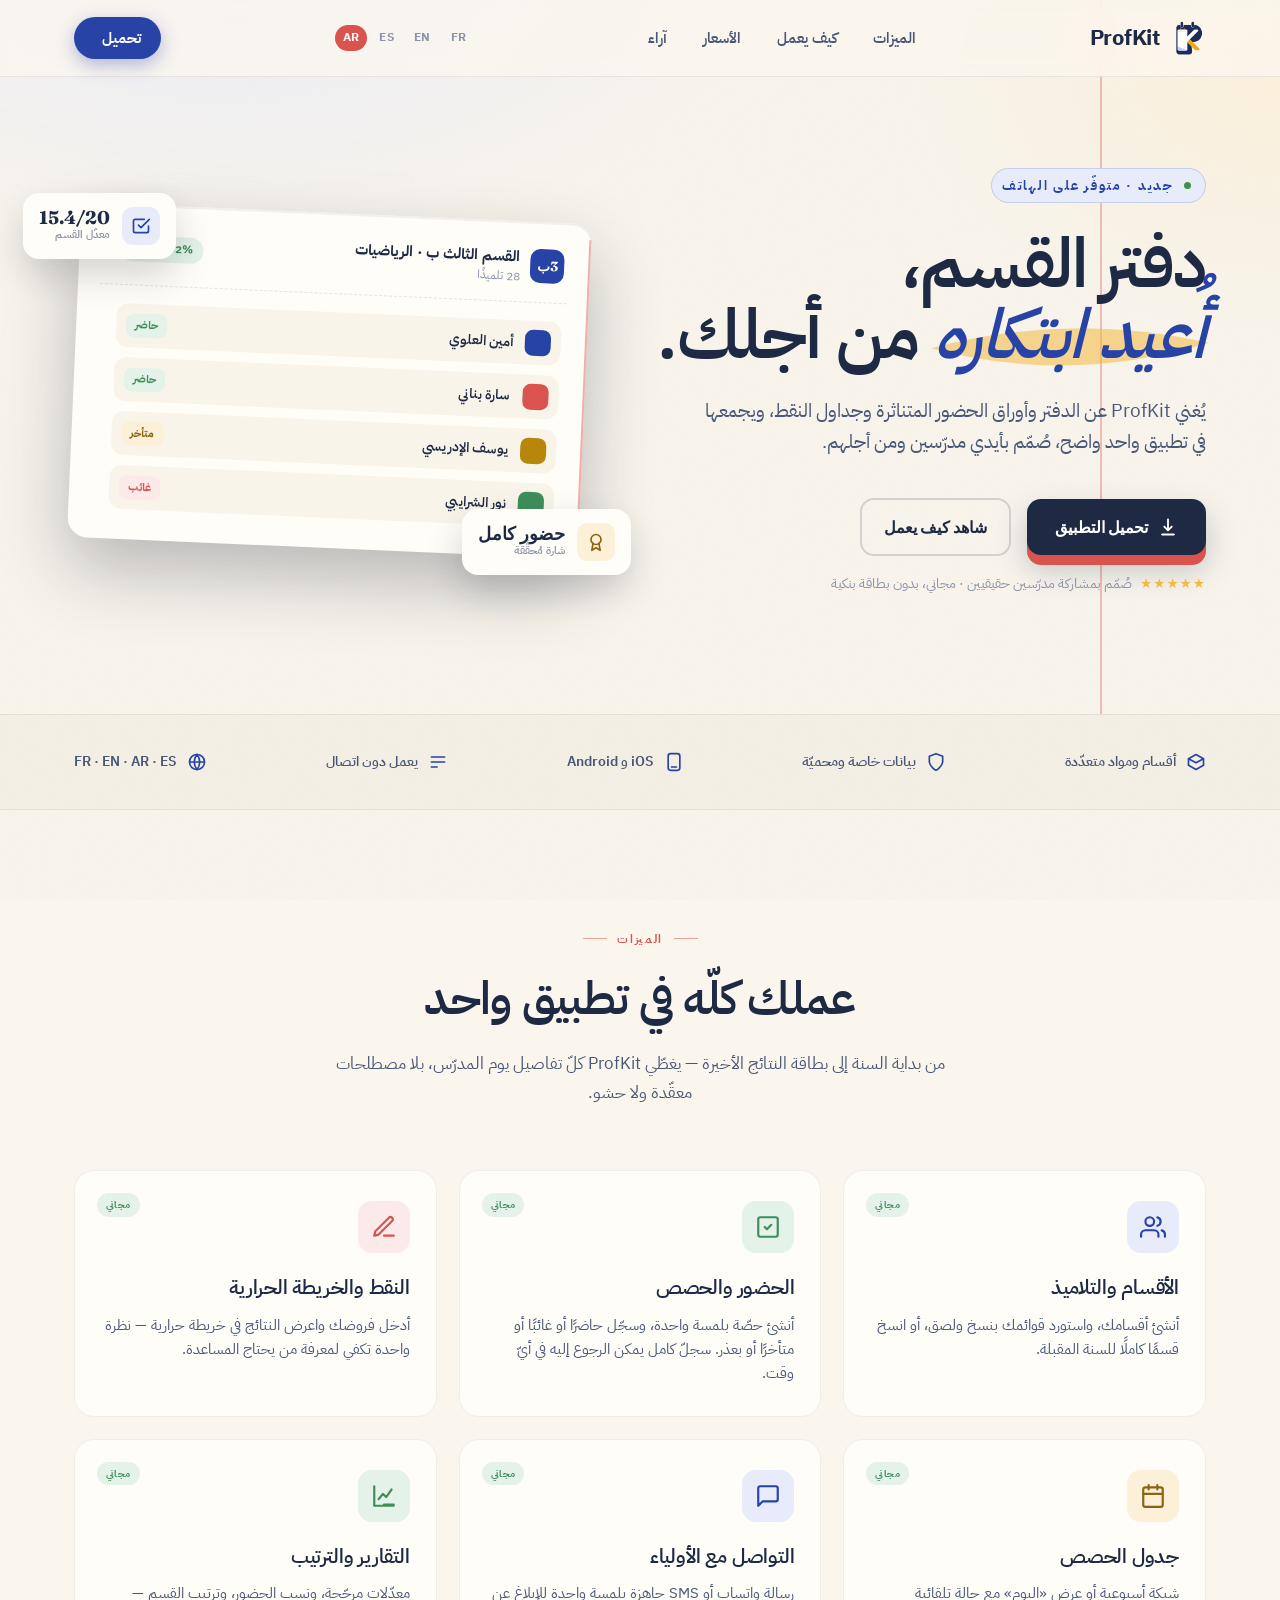
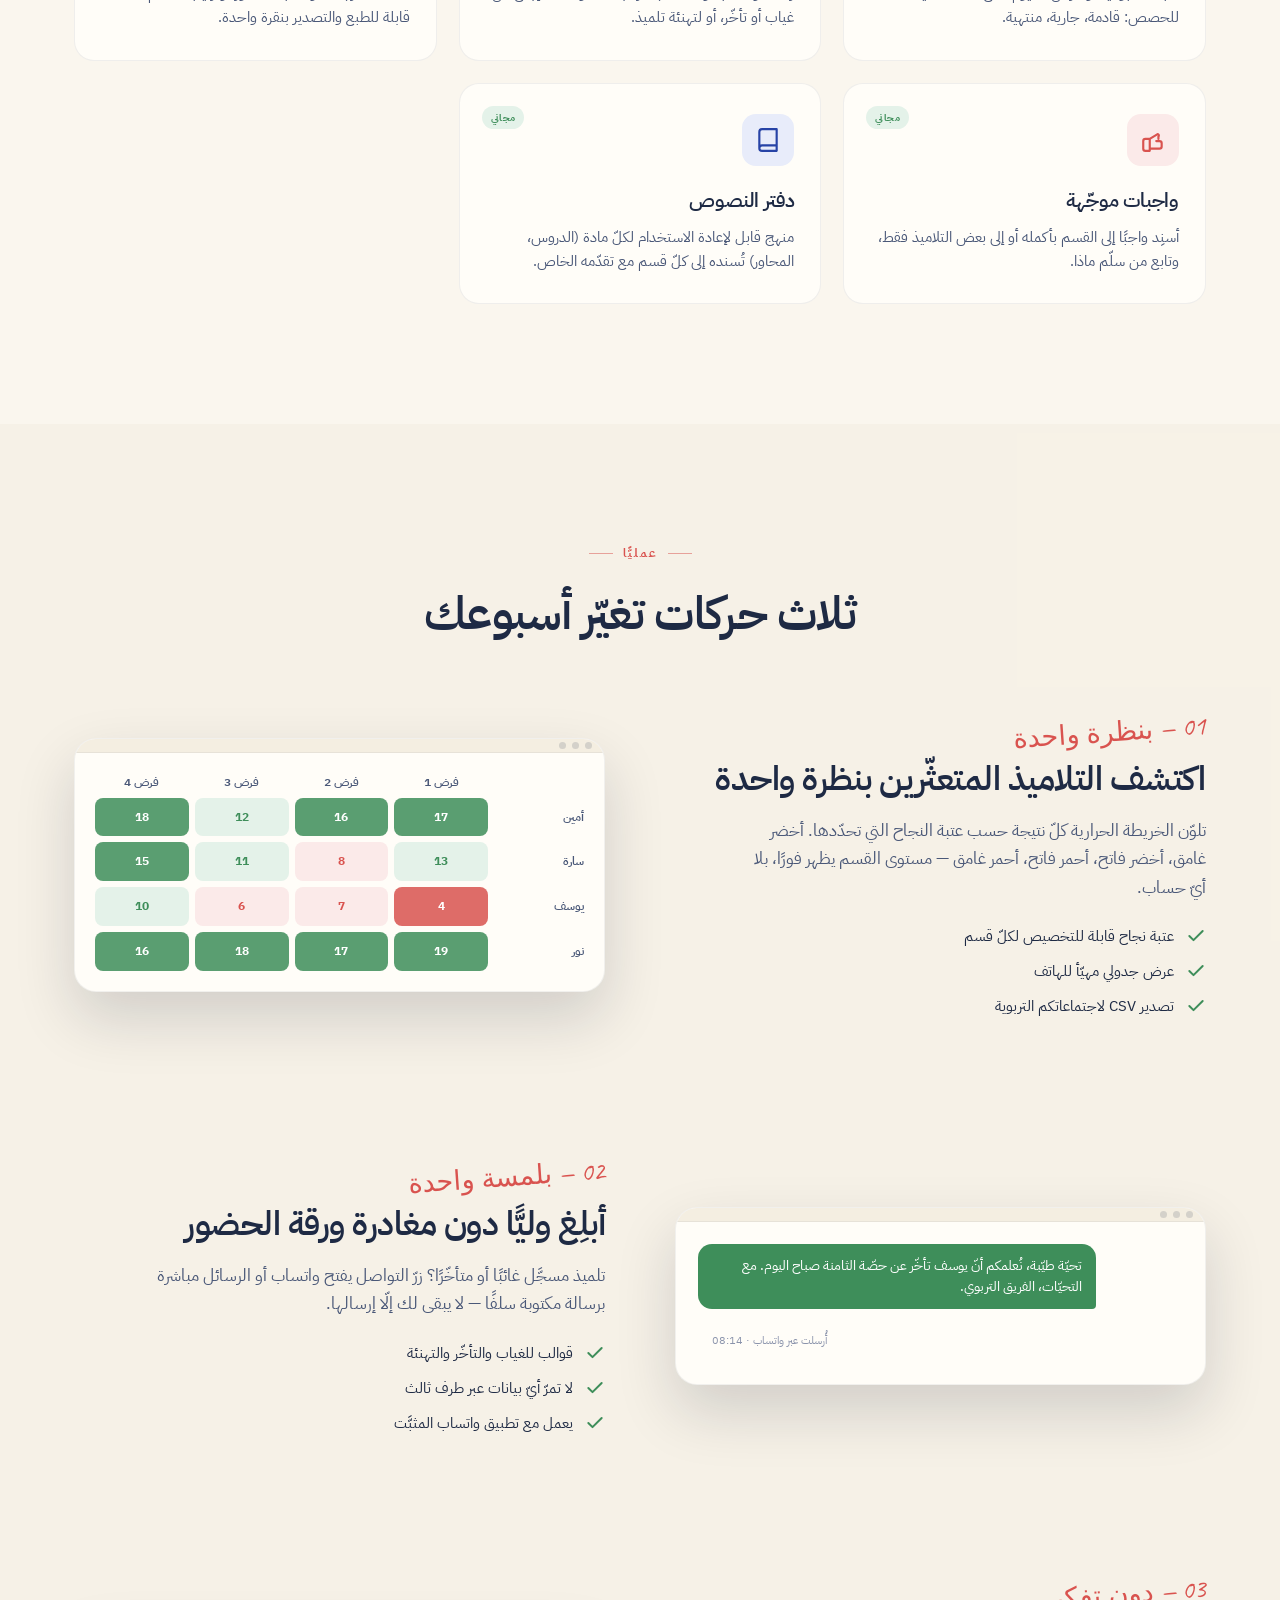
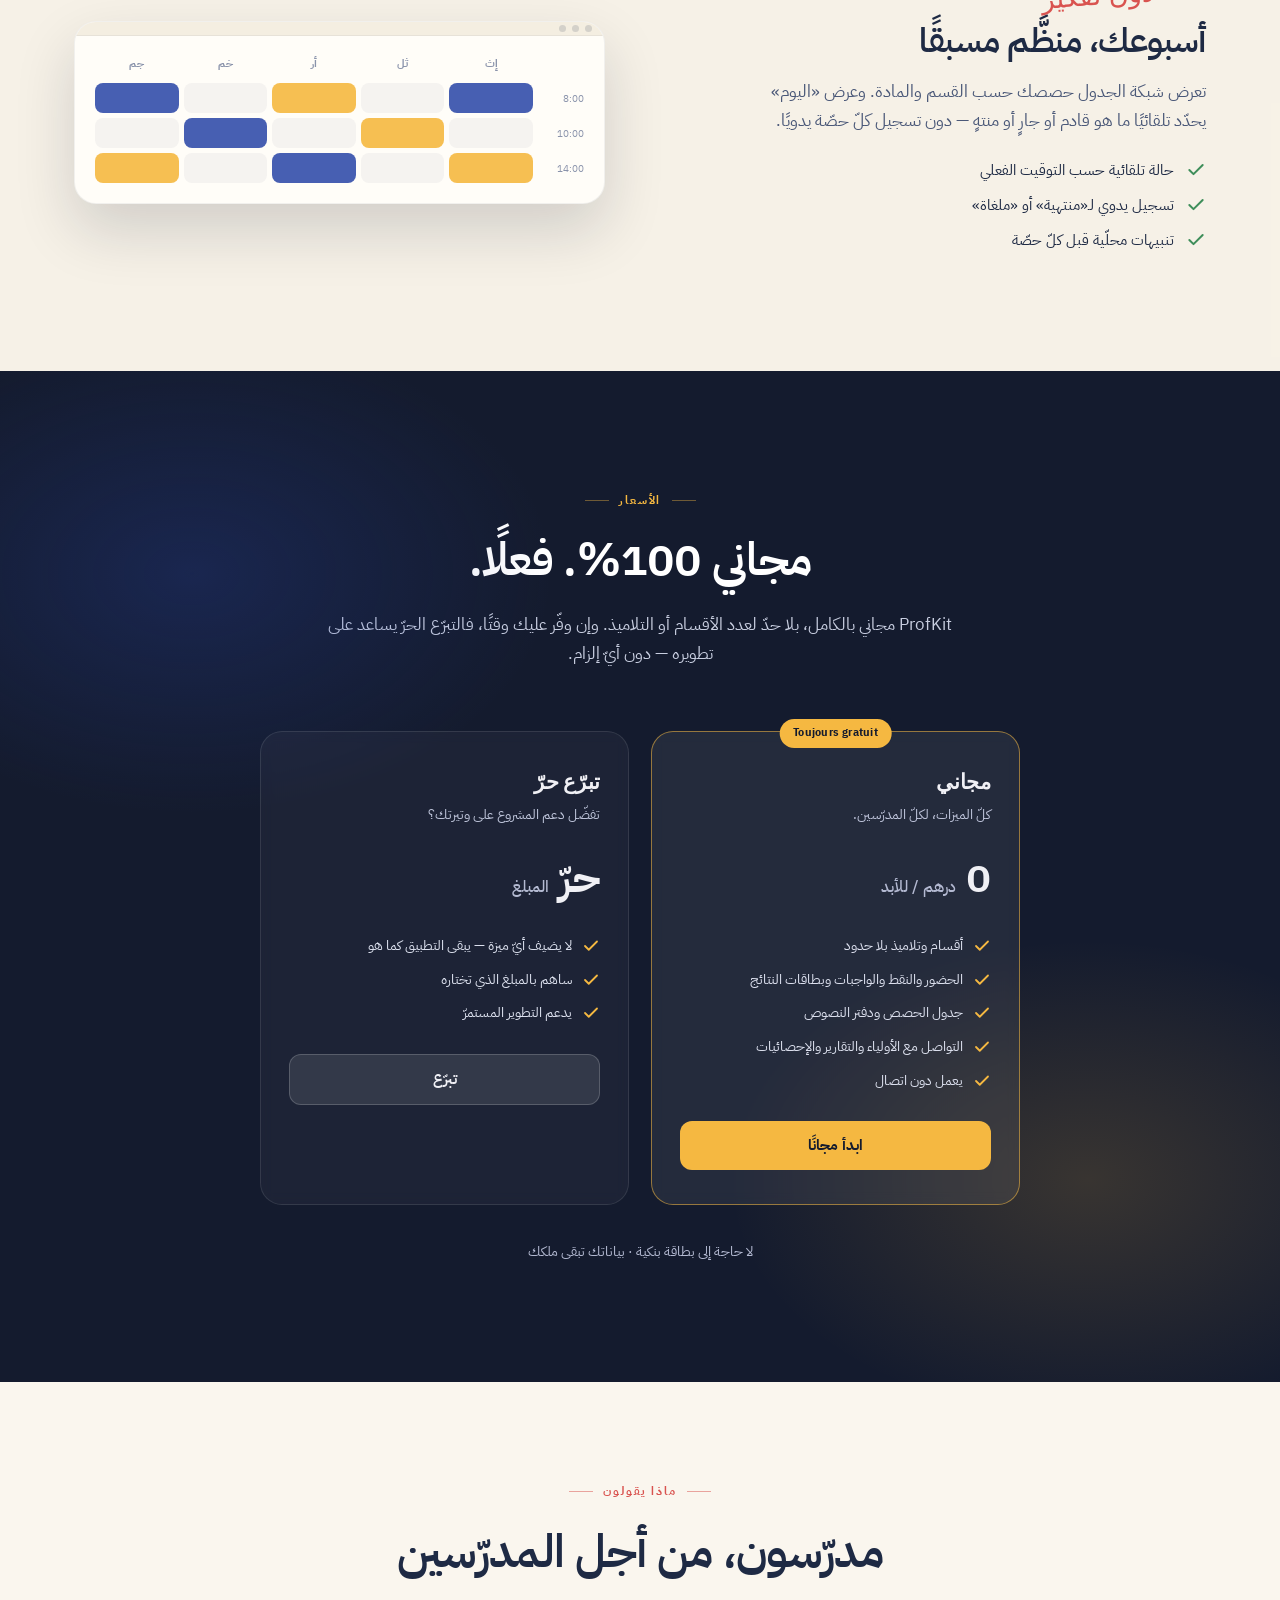
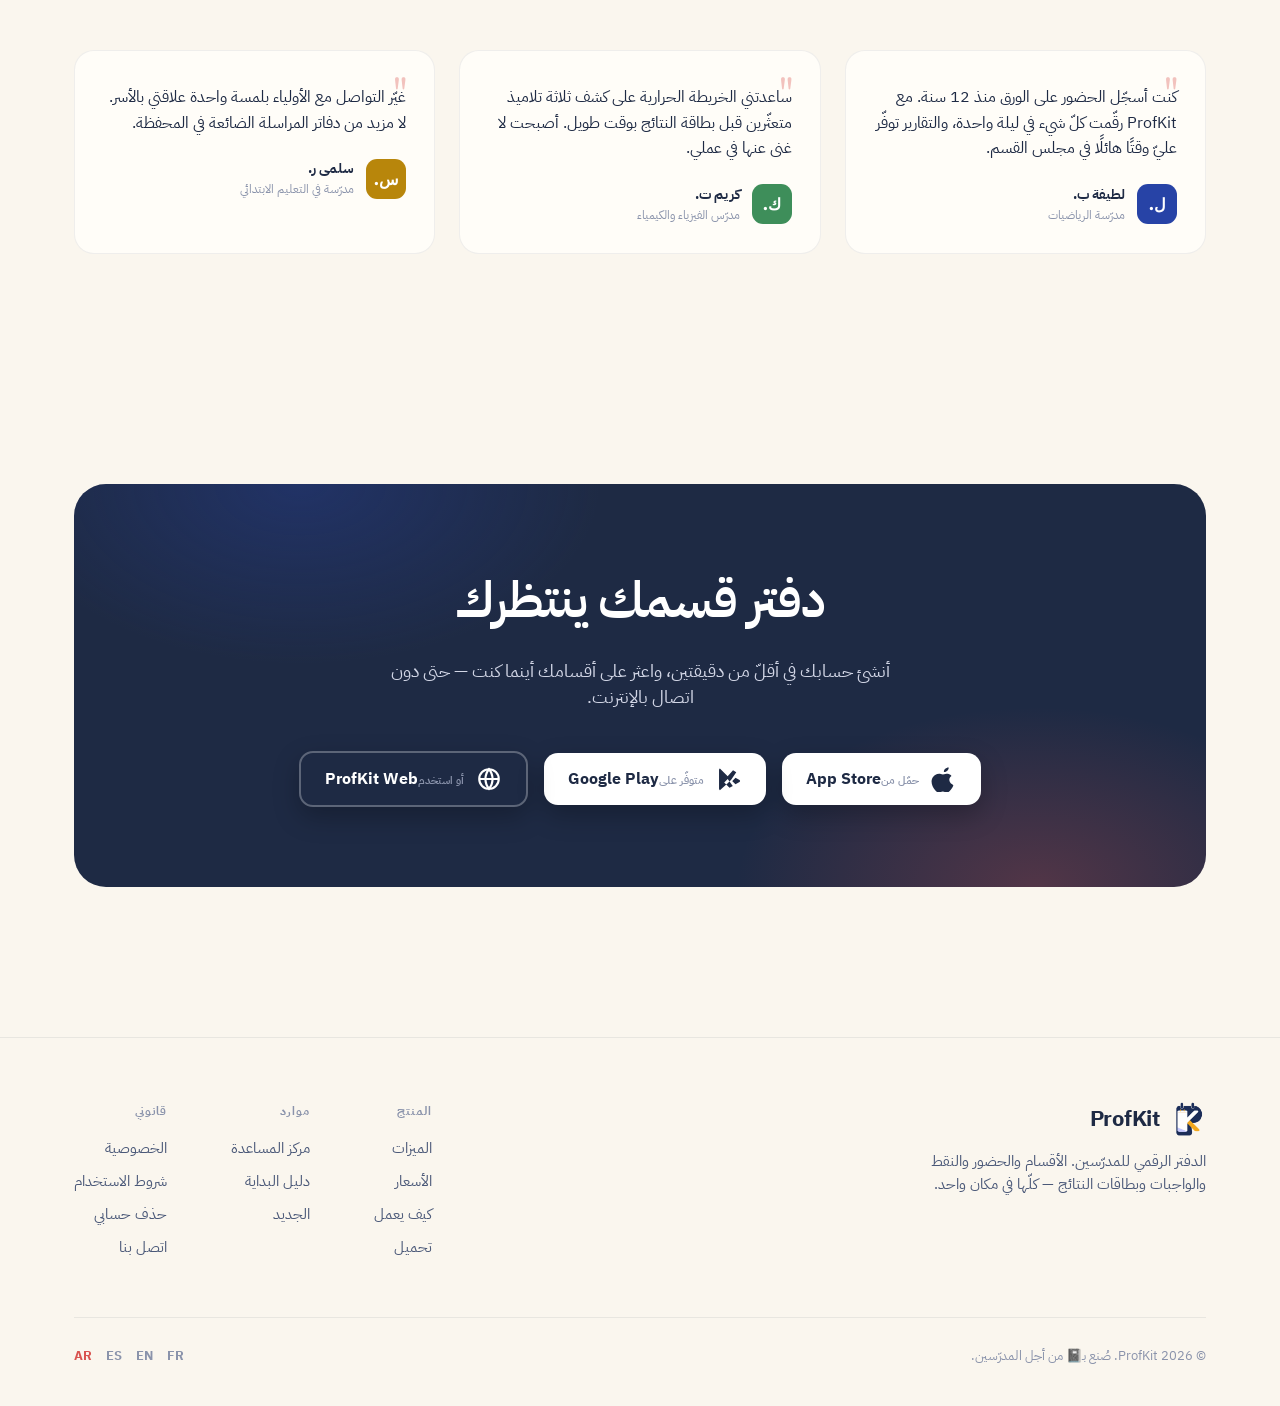
<file: ar/index.html>
<!doctype html>
<html lang="ar" dir="rtl">
<head>
<meta charset="UTF-8" />
<meta name="viewport" content="width=device-width, initial-scale=1, viewport-fit=cover" />
<title>ProfKit — دفتر المدرّس الرقمي</title>
<meta name="description" content="ProfKit: الأقسام والحضور والنقط والواجبات وجدول الحصص وبطاقات النتائج — دفتر المدرّس من جديد. مجاني 100%، مع إمكانية التبرّع." />
<link rel="icon" href="[data-uri]" />

<link rel="preconnect" href="https://fonts.googleapis.com">
<link rel="preconnect" href="https://fonts.gstatic.com" crossorigin>
<link href="https://fonts.googleapis.com/css2?family=Fraunces:ital,opsz,wght@0,9..144,400;0,9..144,500;0,9..144,600;0,9..144,700;1,9..144,500&family=Caveat:wght@600;700&family=Source+Serif+4:ital,opsz,wght@0,8..60,400;0,8..60,500;0,8..60,600;1,8..60,500&display=swap" rel="stylesheet">

<style>
:root{
  --paper: 250 246 238;
  --paper-soft: 244 238 225;
  --paper-card: 255 253 248;
  --ink: 30 42 68;
  --ink-soft: 74 88 120;
  --ink-faint: 138 147 171;
  --pen: 39 67 166;
  --pen-deep: 29 51 128;
  --pen-wash: 232 236 250;
  --margin: 217 83 79;
  --margin-wash: 251 234 233;
  --highlight: 245 184 65;
  --highlight-wash: 252 240 216;
  --leaf: 62 142 90;
  --leaf-wash: 228 242 233;
  --navy: 20 27 46;
  --navy-soft: 30 40 66;
}
*,*::before,*::after{box-sizing:border-box;margin:0;padding:0}
html{scroll-behavior:smooth}
body{
  background: rgb(var(--paper));
  color: rgb(var(--ink));
  font-family:'Source Serif 4', Georgia, serif;
  line-height:1.5;
  -webkit-font-smoothing:antialiased;
  overflow-x:hidden;
}
img{max-width:100%;display:block}
a{color:inherit;text-decoration:none}
.display{font-family:'Fraunces', Georgia, serif;}
.hand{font-family:'Caveat', cursive;}

/* paper grain */
body::before{
  content:'';
  position:fixed; inset:0;
  pointer-events:none;
  z-index:1;
  opacity:.5;
  mix-blend-mode:multiply;
  background-image:url("data:image/svg+xml,%3Csvg xmlns='http://www.w3.org/2000/svg' width='180' height='180'%3E%3Cfilter id='n'%3E%3CfeTurbulence type='fractalNoise' baseFrequency='0.9' numOctaves='2' stitchTiles='stitch'/%3E%3CfeColorMatrix type='matrix' values='0 0 0 0 0  0 0 0 0 0  0 0 0 0 0  0 0 0 0.035 0'/%3E%3C/filter%3E%3Crect width='100%25' height='100%25' filter='url(%23n)'/%3E%3C/svg%3E");
}

.wrap{max-width:1180px; margin:0 auto; padding:0 24px}

/* ---------------- Nav ---------------- */
header.nav{
  position:fixed; top:0; left:0; right:0; z-index:100;
  background: rgb(var(--paper) / .82);
  backdrop-filter: blur(10px) saturate(1.4);
  border-bottom:1px solid rgb(var(--ink) / .08);
  transition: box-shadow .3s ease;
}
header.nav.scrolled{ box-shadow: 0 6px 24px rgb(var(--ink) / .06); }
.nav-inner{ display:flex; align-items:center; justify-content:space-between; height:76px; }
.brand{ display:flex; align-items:center; gap:12px; }
.brand img{ height:34px; width:auto; }
.brand-name{ font-family:'Fraunces', serif; font-weight:700; font-size:1.4rem; letter-spacing:-.01em; }
.nav-links{ display:flex; align-items:center; gap:36px; }
.nav-links a{
  font-size:.95rem; font-weight:600; color: rgb(var(--ink-soft));
  position:relative; padding:4px 0;
}
.nav-links a::after{
  content:''; position:absolute; left:0; bottom:-2px; height:2px; width:0;
  background: rgb(var(--margin)); transition: width .25s ease;
}
.nav-links a:hover{ color: rgb(var(--ink)); }
.nav-links a:hover::after{ width:100%; }
.nav-cta{
  display:inline-flex; align-items:center; gap:8px;
  background: rgb(var(--pen)); color:#fff !important;
  padding:10px 20px; border-radius:999px; font-weight:700; font-size:.92rem;
  box-shadow: 0 6px 18px rgb(var(--pen) / .35);
  transition: transform .2s ease, box-shadow .2s ease;
}
.nav-cta:hover{ transform: translateY(-2px); box-shadow: 0 10px 24px rgb(var(--pen) / .42); }
.nav-toggle{ display:none; }
/* Sélecteur de langue de l'en-tête. Délibérément hors de .nav-links, qui
   passe en display:none sous 980px : placé dedans, il disparaîtrait sur
   téléphone, c'est-à-dire sur la majorité des visites. */
.nav-langs{ display:flex; align-items:center; gap:4px; }
.nav-langs a{
  font-size:.72rem; font-weight:700; letter-spacing:.03em;
  color: rgb(var(--ink-faint)); padding:4px 8px; border-radius:999px;
  transition: color .2s ease, background .2s ease;
}
.nav-langs a:hover{ color: rgb(var(--ink)); background: rgb(var(--ink) / .07); }
.nav-langs a[aria-current="page"]{ color:#fff; background: rgb(var(--margin)); }

/* ---------------- Hero ---------------- */
.hero{
  position:relative;
  padding:168px 0 120px;
  overflow:hidden;
  background:
    radial-gradient(ellipse 900px 500px at 18% -8%, rgb(var(--pen-wash) / .9), transparent 60%),
    radial-gradient(ellipse 700px 500px at 100% 10%, rgb(var(--highlight-wash) / .8), transparent 55%);
}
.hero .wrap{ position:relative; display:grid; grid-template-columns: 1.05fr .95fr; gap:56px; align-items:center; z-index:2; }
.hero-margin-rule{
  position:absolute; top:0; bottom:0; left:calc((100vw - 1180px)/2 + 128px);
  width:2px; background: rgb(var(--margin) / .35);
  z-index:1;
}
.eyebrow{
  display:inline-flex; align-items:center; gap:10px;
  font-size:.8rem; font-weight:700; letter-spacing:.14em; text-transform:uppercase;
  color: rgb(var(--pen)); background: rgb(var(--pen-wash)); border:1px solid rgb(var(--pen) / .18);
  padding:7px 14px 7px 10px; border-radius:999px; margin-bottom:26px;
}
.eyebrow .dot{ width:7px; height:7px; border-radius:50%; background: rgb(var(--leaf)); box-shadow:0 0 0 3px rgb(var(--leaf-wash)); }
h1.hero-title{
  font-size: clamp(2.6rem, 5.4vw, 4.4rem);
  font-weight:600; line-height:1.02; letter-spacing:-.02em;
  color: rgb(var(--ink));
}
h1.hero-title em{
  font-style:italic; font-weight:500; color: rgb(var(--pen));
  position:relative; display:inline-block;
}
h1.hero-title .stamp-word{ position:relative; display:inline-block; }
h1.hero-title .stamp-word svg{ position:absolute; left:-4%; top:-14%; width:108%; height:135%; z-index:-1; }
.hero-sub{
  margin-top:26px; font-size:1.2rem; color: rgb(var(--ink-soft)); max-width:46ch; line-height:1.6;
}
.hero-actions{ display:flex; flex-wrap:wrap; align-items:center; gap:16px; margin-top:40px; }
.btn{
  display:inline-flex; align-items:center; gap:10px; justify-content:center;
  font-weight:700; font-size:1rem; border-radius:14px; cursor:pointer; border:none;
  font-family:'Source Serif 4', Georgia, serif;
  transition: transform .22s cubic-bezier(.2,.8,.2,1), box-shadow .22s ease, background .22s ease;
}
.btn-primary{
  background: rgb(var(--ink)); color:#fff; padding:16px 28px;
  box-shadow: 0 10px 0 rgb(var(--margin)), 0 14px 30px rgb(var(--ink) / .25);
}
.btn-primary:hover{ transform: translate(0,-3px); box-shadow: 0 13px 0 rgb(var(--margin)), 0 20px 36px rgb(var(--ink) / .3); }
.btn-primary:active{ transform: translate(0,2px); box-shadow: 0 6px 0 rgb(var(--margin)), 0 8px 18px rgb(var(--ink) / .25); }
.btn-ghost{
  background: transparent; color: rgb(var(--ink)); padding:15px 22px;
  border:2px solid rgb(var(--ink) / .16);
}
.btn-ghost:hover{ border-color: rgb(var(--ink) / .4); transform: translateY(-2px); }
.btn svg{ width:20px; height:20px; flex:none; }
.hero-note{ margin-top:18px; font-size:.85rem; color: rgb(var(--ink-faint)); display:flex; align-items:center; gap:8px; }
.stars{ color: rgb(var(--highlight)); letter-spacing:1px; }

/* hero visual: notebook mock */
.hero-visual{ position:relative; perspective:1600px; }
.book-mock{
  position:relative; background: rgb(var(--paper-card));
  border-radius:20px; box-shadow: 0 30px 70px rgb(20 27 46 / .28), 0 2px 0 rgb(var(--ink) / .06) inset;
  transform: rotate(2.5deg);
  padding:22px 22px 26px;
  animation: float 6s ease-in-out infinite;
}
@keyframes float{ 0%,100%{ transform: rotate(2.5deg) translateY(0);} 50%{ transform: rotate(2.5deg) translateY(-10px);} }
.book-mock::before{
  content:''; position:absolute; left:0; top:16px; bottom:16px; width:2px; background: rgb(var(--margin) / .45);
}
.book-topbar{ display:flex; align-items:center; justify-content:space-between; padding:2px 4px 16px 18px; border-bottom:1px dashed rgb(var(--ink)/.12); }
.book-topbar .who{ display:flex; align-items:center; gap:10px; }
.avatar-sm{ width:34px; height:34px; border-radius:10px; background: rgb(var(--pen)); color:#fff; display:flex; align-items:center; justify-content:center; font-family:'Fraunces',serif; font-weight:700; font-size:.85rem; }
.book-topbar .name{ font-weight:700; font-size:.92rem; }
.book-topbar .sub{ font-size:.75rem; color: rgb(var(--ink-faint)); }
.pill{ font-size:.7rem; font-weight:700; background: rgb(var(--leaf-wash)); color: rgb(var(--leaf)); padding:5px 10px; border-radius:999px; }
.book-body{ padding:18px 4px 4px 18px; display:flex; flex-direction:column; gap:10px; }
.roll-row{ display:flex; align-items:center; gap:12px; padding:9px 10px; border-radius:12px; background: rgb(var(--paper-soft) / .6); }
.roll-row .dot-ava{ width:26px; height:26px; border-radius:8px; flex:none; }
.roll-row .rname{ font-size:.85rem; font-weight:600; flex:1; }
.chip{ font-size:.68rem; font-weight:700; padding:4px 9px; border-radius:8px; }
.chip.present{ background: rgb(var(--leaf-wash)); color: rgb(var(--leaf)); }
.chip.late{ background: rgb(var(--highlight-wash)); color:#8a6412; }
.chip.absent{ background: rgb(var(--margin-wash)); color: rgb(var(--margin)); }
.float-card{
  position:absolute; background: rgb(var(--paper-card)); border-radius:16px; padding:14px 16px;
  box-shadow: 0 16px 36px rgb(20 27 46 / .18); display:flex; align-items:center; gap:12px;
}
.float-card.grade{ top:-6%; right:-10%; animation: float 5s ease-in-out infinite; animation-delay:.3s; }
.float-card.badge{ bottom:-8%; left:-9%; animation: float 5.6s ease-in-out infinite; animation-delay:.6s; }
.float-card .ico{ width:38px; height:38px; border-radius:11px; display:flex; align-items:center; justify-content:center; flex:none; }
.float-card.grade .ico{ background: rgb(var(--pen-wash)); color: rgb(var(--pen)); }
.float-card.badge .ico{ background: rgb(var(--highlight-wash)); color:#8a6412; }
.float-card .big{ font-family:'Fraunces',serif; font-weight:700; font-size:1.15rem; line-height:1; }
.float-card .lbl{ font-size:.7rem; color: rgb(var(--ink-faint)); font-weight:600; }

/* ---------------- Logo strip ---------------- */
.strip{ padding:36px 0; border-top:1px solid rgb(var(--ink)/.07); border-bottom:1px solid rgb(var(--ink)/.07); background: rgb(var(--paper-soft)/.5); }
.strip .wrap{ display:flex; align-items:center; justify-content:space-between; gap:28px; flex-wrap:wrap; }
.strip-item{ display:flex; align-items:center; gap:10px; font-size:.9rem; font-weight:600; color: rgb(var(--ink-soft)); white-space:nowrap; }
.strip-item svg{ width:20px; height:20px; color: rgb(var(--pen)); flex:none; }

/* ---------------- Section shell ---------------- */
section{ padding:120px 0; position:relative; }
.section-head{ max-width:640px; margin:0 auto 64px; text-align:center; }
.kicker{
  font-size:.78rem; font-weight:700; letter-spacing:.16em; text-transform:uppercase; color: rgb(var(--margin));
  display:flex; align-items:center; justify-content:center; gap:10px; margin-bottom:16px;
}
.kicker::before,.kicker::after{ content:''; width:24px; height:1px; background: rgb(var(--margin)/.5); }
.section-title{ font-size: clamp(2rem, 3.6vw, 2.9rem); font-weight:600; letter-spacing:-.015em; }
.section-sub{ margin-top:16px; font-size:1.08rem; color: rgb(var(--ink-soft)); line-height:1.65; }

/* ---------------- Features grid ---------------- */
.feat-grid{ display:grid; grid-template-columns:repeat(3,1fr); gap:22px; }
.feat-card{
  background: rgb(var(--paper-card)); border:1px solid rgb(var(--ink)/.07); border-radius:20px; padding:30px 26px;
  position:relative; overflow:hidden;
  opacity:0; transform: translateY(28px);
  transition: transform .5s cubic-bezier(.2,.8,.2,1), box-shadow .3s ease, border-color .3s ease;
}
.feat-card.in{ opacity:1; transform:none; }
.feat-card:hover{ box-shadow: 0 20px 40px rgb(20 27 46 / .1); border-color: rgb(var(--ink)/.14); transform: translateY(-6px); }
.feat-card .fico{
  width:52px; height:52px; border-radius:14px; display:flex; align-items:center; justify-content:center; margin-bottom:20px;
}
.feat-card .fico svg{ width:26px; height:26px; }
.feat-card h3{ font-family:'Fraunces',serif; font-weight:600; font-size:1.22rem; margin-bottom:10px; letter-spacing:-.01em; }
.feat-card p{ color: rgb(var(--ink-soft)); font-size:.95rem; line-height:1.6; }
.feat-card .tag{
  position:absolute; top:22px; right:22px; font-size:.65rem; font-weight:700; letter-spacing:.04em;
  padding:4px 9px; border-radius:999px; text-transform:uppercase;
}
.tag.free{ background: rgb(var(--leaf-wash)); color: rgb(var(--leaf)); }
.tag.pro{ background: rgb(var(--highlight-wash)); color:#8a6412; }

/* icon color variants */
.c-pen{ background: rgb(var(--pen-wash)); color: rgb(var(--pen)); }
.c-margin{ background: rgb(var(--margin-wash)); color: rgb(var(--margin)); }
.c-leaf{ background: rgb(var(--leaf-wash)); color: rgb(var(--leaf)); }
.c-gold{ background: rgb(var(--highlight-wash)); color:#8a6412; }

/* ---------------- Showcase (alternating) ---------------- */
.showcase{ display:flex; flex-direction:column; gap:140px; }
.show-row{ display:grid; grid-template-columns:1fr 1fr; gap:70px; align-items:center; }
.show-row.rev .show-copy{ order:2; }
.show-row.rev .show-visual{ order:1; }
.show-index{ font-family:'Caveat', cursive; font-size:1.7rem; color: rgb(var(--margin)); transform: rotate(-4deg); display:inline-block; margin-bottom:8px; }
.show-copy h3{ font-family:'Fraunces',serif; font-weight:600; font-size:2.1rem; letter-spacing:-.015em; margin-bottom:18px; line-height:1.12; }
.show-copy p{ color: rgb(var(--ink-soft)); font-size:1.05rem; line-height:1.7; margin-bottom:22px; max-width:46ch; }
.show-list{ display:flex; flex-direction:column; gap:12px; }
.show-list li{ display:flex; align-items:flex-start; gap:12px; font-size:.96rem; color: rgb(var(--ink)); }
.show-list li svg{ width:20px; height:20px; flex:none; margin-top:2px; color: rgb(var(--leaf)); }
.show-visual{ position:relative; }
.show-visual .card{
  background: rgb(var(--paper-card)); border-radius:22px; box-shadow: 0 26px 60px rgb(20 27 46 / .16);
  border:1px solid rgb(var(--ink)/.06); overflow:hidden;
}
.mini-bar{ height:14px; background: rgb(var(--paper-soft)); border-bottom:1px solid rgb(var(--ink)/.06); display:flex; align-items:center; gap:6px; padding:0 12px; }
.mini-bar span{ width:7px; height:7px; border-radius:50%; background: rgb(var(--ink)/.15); }

/* heatmap demo */
.heatmap{ padding:20px; display:grid; grid-template-columns: 90px repeat(4,1fr); gap:6px; }
.heatmap .hcell{ border-radius:8px; padding:10px 6px; text-align:center; font-size:.78rem; font-weight:700; }
.heatmap .hname{ font-size:.78rem; font-weight:600; display:flex; align-items:center; color: rgb(var(--ink-soft)); }
.hh1{ background: rgb(var(--leaf) / .85); color:#fff; }
.hh2{ background: rgb(var(--leaf-wash)); color: rgb(var(--leaf)); }
.hh3{ background: rgb(var(--margin-wash)); color: rgb(var(--margin)); }
.hh4{ background: rgb(var(--margin) / .85); color:#fff; }

/* schedule grid demo */
.sched{ padding:20px; display:grid; grid-template-columns: 46px repeat(5,1fr); gap:5px; }
.sched .shead{ font-size:.68rem; font-weight:700; color: rgb(var(--ink-faint)); text-align:center; padding-bottom:6px; }
.sched .stime{ font-size:.65rem; color: rgb(var(--ink-faint)); padding-top:8px; }
.sched .sslot{ border-radius:8px; min-height:30px; }
.s-math{ background: rgb(var(--pen) / .85); }
.s-phys{ background: rgb(var(--highlight) / .9); }
.s-emp{ background: rgb(var(--ink)/.045); }

/* chat/whatsapp demo */
.chatcard{ padding:22px; display:flex; flex-direction:column; gap:12px; }
.bubble{ max-width:82%; padding:12px 14px; border-radius:14px; font-size:.86rem; line-height:1.5; }
.bubble.out{ align-self:flex-end; background: rgb(var(--leaf)); color:#fff; border-bottom-right-radius:4px; }
.bubble.meta{ font-size:.68rem; color: rgb(var(--ink-faint)); align-self:flex-end; }

/* ---------------- Monetization / pricing ---------------- */
.pricing-wrap{ background: rgb(var(--navy)); color: rgb(240 240 245); position:relative; overflow:hidden; }
.pricing-wrap::before{
  content:''; position:absolute; inset:0;
  background: radial-gradient(600px 400px at 15% 20%, rgb(var(--pen) / .28), transparent 60%),
              radial-gradient(600px 400px at 85% 80%, rgb(var(--highlight) / .16), transparent 60%);
}
.pricing-wrap .section-title, .pricing-wrap .kicker{ color:#fff; }
.pricing-wrap .kicker{ color: rgb(var(--highlight)); }
.pricing-wrap .kicker::before,.pricing-wrap .kicker::after{ background: rgb(var(--highlight)/.4); }
.pricing-wrap .section-sub{ color: rgb(200 206 224); }
.price-grid{ display:grid; grid-template-columns:repeat(3,1fr); gap:22px; position:relative; z-index:2; }
.price-card{
  background: rgb(255 255 255 / .04); border:1px solid rgb(255 255 255 / .1); border-radius:22px; padding:34px 28px;
  backdrop-filter: blur(6px);
  transition: transform .3s ease, border-color .3s ease, background .3s ease;
}
.price-card:hover{ transform: translateY(-6px); border-color: rgb(255 255 255 / .22); background: rgb(255 255 255 / .06); }
.price-card.featured{ border-color: rgb(var(--highlight) / .55); background: rgb(255 255 255 / .07); position:relative; }
.price-card.featured::after{
  content:'Toujours gratuit'; position:absolute; top:-13px; left:50%; transform:translateX(-50%);
  background: rgb(var(--highlight)); color: rgb(var(--navy)); font-size:.7rem; font-weight:800;
  padding:6px 14px; border-radius:999px; letter-spacing:.02em;
}
.price-name{ font-family:'Fraunces',serif; font-weight:600; font-size:1.3rem; margin-bottom:6px; }
.price-desc{ font-size:.88rem; color: rgb(190 196 218); margin-bottom:22px; }
.price-amount{ font-family:'Fraunces',serif; font-size:2.6rem; font-weight:600; }
.price-amount span{ font-size:1rem; font-weight:500; color: rgb(180 186 210); }
.price-list{ margin:26px 0 30px; display:flex; flex-direction:column; gap:12px; }
.price-list li{ display:flex; gap:10px; font-size:.9rem; color: rgb(220 224 238); align-items:flex-start; }
.price-list li svg{ width:18px; height:18px; color: rgb(var(--highlight)); flex:none; margin-top:2px; }
.price-btn{
  display:block; text-align:center; width:100%; padding:13px; border-radius:12px; font-weight:700; font-size:.94rem;
  background: rgb(255 255 255 / .1); border:1px solid rgb(255 255 255 / .18); transition: background .2s ease, transform .2s ease;
}
.price-btn:hover{ background: rgb(255 255 255 / .18); transform: translateY(-2px); }
.price-card.featured .price-btn{ background: rgb(var(--highlight)); color: rgb(var(--navy)); border:none; }
.price-card.featured .price-btn:hover{ background: rgb(255 205 110); }
.price-note{ text-align:center; margin-top:36px; font-size:.88rem; color: rgb(180 186 210); position:relative; z-index:2; }

/* ---------------- Testimonial ---------------- */
.testi-strip{ padding:100px 0; }
.testi-grid{ display:grid; grid-template-columns:repeat(3,1fr); gap:24px; }
.testi-card{
  background: rgb(var(--paper-card)); border:1px solid rgb(var(--ink)/.07); border-radius:20px; padding:28px;
  position:relative;
}
.testi-quote{ font-family:'Fraunces',serif; font-size:2.4rem; color: rgb(var(--margin)/.35); line-height:0; position:relative; top:14px; }
.testi-card p{ font-size:.98rem; line-height:1.65; color: rgb(var(--ink)); margin:6px 0 22px; }
.testi-who{ display:flex; align-items:center; gap:12px; }
.testi-who .ava{ width:40px; height:40px; border-radius:11px; display:flex; align-items:center; justify-content:center; font-family:'Fraunces',serif; font-weight:700; color:#fff; }
.testi-who .n{ font-weight:700; font-size:.9rem; }
.testi-who .r{ font-size:.78rem; color: rgb(var(--ink-faint)); }

/* ---------------- Platforms / final CTA ---------------- */
.cta-final{ position:relative; padding:130px 0 150px; overflow:hidden; }
.cta-card{
  background: rgb(var(--ink)); color:#fff; border-radius:32px; padding:80px 60px; text-align:center; position:relative; overflow:hidden;
}
.cta-card::before{
  content:''; position:absolute; inset:0;
  background: radial-gradient(500px 300px at 20% 0%, rgb(var(--pen)/.35), transparent 60%),
              radial-gradient(500px 300px at 85% 100%, rgb(var(--margin)/.28), transparent 60%);
}
.cta-card > *{ position:relative; z-index:2; }
.cta-card h2{ font-family:'Fraunces',serif; font-weight:600; font-size: clamp(2rem,4vw,3.1rem); letter-spacing:-.02em; max-width:16ch; margin:0 auto 20px; }
.cta-card p{ color: rgb(210 214 230); font-size:1.1rem; max-width:48ch; margin:0 auto 40px; }
.store-row{ display:flex; align-items:center; justify-content:center; gap:16px; flex-wrap:wrap; }
.store-btn{
  display:flex; align-items:center; gap:12px; background:#fff; color: rgb(var(--ink)); padding:13px 24px; border-radius:14px;
  font-weight:700; transition: transform .2s ease, box-shadow .2s ease; box-shadow:0 10px 26px rgb(0 0 0/.25);
}
.store-btn:hover{ transform: translateY(-3px); }
.store-btn svg{ width:26px; height:26px; }
.store-btn .stxt{ text-align:left; line-height:1.15; }
.store-btn .stxt .s1{ font-size:.68rem; color: rgb(var(--ink-faint)); font-weight:600; }
.store-btn .stxt .s2{ font-size:1rem; }
.web-btn{ background: transparent; border:2px solid rgb(255 255 255/.28); color:#fff; }
.web-btn:hover{ border-color:#fff; }

/* ---------------- Footer ---------------- */
footer{ padding:64px 0 40px; border-top:1px solid rgb(var(--ink)/.08); }
.foot-top{ display:flex; justify-content:space-between; gap:40px; flex-wrap:wrap; margin-bottom:48px; }
.foot-brand{ max-width:320px; }
.foot-brand .brand{ margin-bottom:14px; }
.foot-brand p{ color: rgb(var(--ink-soft)); font-size:.92rem; line-height:1.6; }
.foot-cols{ display:flex; gap:64px; flex-wrap:wrap; }
.foot-col h4{ font-size:.78rem; letter-spacing:.08em; text-transform:uppercase; color: rgb(var(--ink-faint)); margin-bottom:16px; font-weight:700; }
.foot-col a{ display:block; font-size:.92rem; color: rgb(var(--ink-soft)); margin-bottom:11px; transition: color .2s ease; }
.foot-col a:hover{ color: rgb(var(--pen)); }
.foot-bottom{ display:flex; justify-content:space-between; align-items:center; flex-wrap:wrap; gap:14px; padding-top:28px; border-top:1px solid rgb(var(--ink)/.08); font-size:.82rem; color: rgb(var(--ink-faint)); }
.foot-langs{ display:flex; gap:14px; }
.foot-langs a{ color: rgb(var(--ink-faint)); text-decoration:none; font-weight:700; transition: color .2s ease; }
.foot-langs a:hover{ color: rgb(var(--margin)); }
.foot-langs a[aria-current="page"]{ color: rgb(var(--margin)); }

/* ---------------- reveal utility ---------------- */
[data-reveal]{ opacity:0; transform: translateY(24px); transition: opacity .6s cubic-bezier(.2,.8,.2,1), transform .6s cubic-bezier(.2,.8,.2,1); }
[data-reveal].in{ opacity:1; transform:none; }

/* ---------------- responsive ---------------- */
@media (max-width: 980px){
  .nav-links{ display:none; }
  .hero .wrap{ grid-template-columns:1fr; }
  .hero-visual{ order:-1; max-width:460px; margin:0 auto; }
  .hero-margin-rule{ display:none; }
  .feat-grid{ grid-template-columns:repeat(2,1fr); }
  .show-row, .show-row.rev{ grid-template-columns:1fr; }
  .show-row.rev .show-copy, .show-row.rev .show-visual{ order:initial; }
  .price-grid{ grid-template-columns:1fr; max-width:420px; margin:0 auto; }
  .testi-grid{ grid-template-columns:1fr; }
  .cta-card{ padding:60px 28px; }
  .strip .wrap{ justify-content:center; }
}
@media (max-width: 620px){
  /* Sur un écran étroit, l'en-tête tient logo + sélecteur + bouton, mais
     plus le nom de la marque : le logo le porte déjà. */
  .brand-name{ display:none; }
  .nav-langs{ gap:0; }
  .nav-langs a{ font-size:.66rem; padding:3px 6px; }
  .feat-grid{ grid-template-columns:1fr; }
  .hero{ padding-top:120px; }
  section{ padding:80px 0; }
  .cta-card{ border-radius:24px; }
}
</style>
<link href="https://fonts.googleapis.com/css2?family=IBM+Plex+Sans+Arabic:wght@400;500;600;700&display=swap" rel="stylesheet">
<style>
/* --- Arabe : police et miroir de la mise en page ------------------------
   Les sept règles ci-dessous sont les seules propriétés à direction
   physique de la feuille principale. Tout le reste est symétrique ou géré
   par flexbox, qui suit déjà `dir`. */
[dir="rtl"] body,
[dir="rtl"] h1, [dir="rtl"] h2, [dir="rtl"] h3, [dir="rtl"] h4,
[dir="rtl"] .hero-title, [dir="rtl"] .section-title,
[dir="rtl"] .price-amount, [dir="rtl"] .kicker, [dir="rtl"] .brand-name{
  font-family:'IBM Plex Sans Arabic', system-ui, 'Segoe UI', Tahoma, sans-serif;
}
[dir="rtl"] .nav-links a::after{ left:auto; right:0; }
[dir="rtl"] .hero-margin-rule{ left:auto; right:calc((100vw - 1180px)/2 + 128px); }
[dir="rtl"] .book-mock::before{ left:auto; right:0; }
[dir="rtl"] .float-card.grade{ right:auto; left:-10%; }
[dir="rtl"] .float-card.badge{ left:auto; right:-9%; }
[dir="rtl"] .feat-card .tag{ right:auto; left:22px; }
[dir="rtl"] .store-btn .stxt{ text-align:right; }
</style>
</head>
<body>

<header class="nav" id="siteNav">
  <div class="wrap nav-inner">
    <a href="#top" class="brand">
      <img src="[data-uri]" alt="ProfKit" />
      <span class="brand-name">ProfKit</span>
    </a>
    <nav class="nav-links">
      <a href="#fonctionnalites">الميزات</a>
      <a href="#comment">كيف يعمل</a>
      <a href="#tarifs">الأسعار</a>
      <a href="#avis">آراء</a>
    </nav>
    <div class="nav-langs"><a href="/" hreflang="fr">FR</a><a href="/en/" hreflang="en">EN</a><a href="/es/" hreflang="es">ES</a><a href="/ar/" hreflang="ar" aria-current="page">AR</a></div>
    <a href="#telecharger" class="nav-cta">
      تحميل
      <svg viewBox="0 0 24 24" fill="none"><path d="M12 4v11m0 0-4-4m4 4 4-4M5 19h14" stroke="currentColor" stroke-width="2" stroke-linecap="round" stroke-linejoin="round"/></svg>
    </a>
  </div>
</header>

<main id="top">

  <!-- ============ HERO ============ -->
  <section class="hero">
    <div class="hero-margin-rule" aria-hidden="true"></div>
    <div class="wrap">
      <div class="hero-copy">
        <span class="eyebrow"><span class="dot"></span> جديد · متوفّر على الهاتف</span>
        <h1 class="hero-title">
          دفتر القسم،<br/>
          <span class="stamp-word">
            <svg viewBox="0 0 300 90" preserveAspectRatio="none"><path d="M8,55 Q150,90 292,50 Q150,20 8,55" fill="rgb(245 184 65 / .55)"/></svg>
            <em>أُعيد ابتكاره</em>
          </span> من أجلك.
        </h1>
        <p class="hero-sub">يُغني ProfKit عن الدفتر وأوراق الحضور المتناثرة وجداول النقط، ويجمعها في تطبيق واحد واضح، صُمّم بأيدي مدرّسين ومن أجلهم.</p>
        <div class="hero-actions">
          <a href="#telecharger" class="btn btn-primary">
            <svg viewBox="0 0 24 24" fill="none"><path d="M12 3v13m0 0-4.5-4.5M12 16l4.5-4.5M5 21h14" stroke="currentColor" stroke-width="2.2" stroke-linecap="round" stroke-linejoin="round"/></svg>
            تحميل التطبيق
          </a>
          <a href="#comment" class="btn btn-ghost">شاهد كيف يعمل</a>
        </div>
        <p class="hero-note"><span class="stars">★★★★★</span> صُمّم بمشاركة مدرّسين حقيقيين · مجاني، بدون بطاقة بنكية</p>
      </div>

      <div class="hero-visual" data-reveal>
        <div class="book-mock">
          <div class="book-topbar">
            <div class="who">
              <span class="avatar-sm">3ب</span>
              <div>
                <div class="name">القسم الثالث ب · الرياضيات</div>
                <div class="sub">28 تلميذًا</div>
              </div>
            </div>
            <span class="pill">92% حاضرون</span>
          </div>
          <div class="book-body">
            <div class="roll-row"><span class="dot-ava" style="background:#2743A6"></span><span class="rname">أمين العلوي</span><span class="chip present">حاضر</span></div>
            <div class="roll-row"><span class="dot-ava" style="background:#D9534F"></span><span class="rname">سارة بناني</span><span class="chip present">حاضر</span></div>
            <div class="roll-row"><span class="dot-ava" style="background:#B8860B"></span><span class="rname">يوسف الإدريسي</span><span class="chip late">متأخر</span></div>
            <div class="roll-row"><span class="dot-ava" style="background:#3E8E5A"></span><span class="rname">نور الشرايبي</span><span class="chip absent">غائب</span></div>
          </div>
        </div>
        <div class="float-card grade">
          <div class="ico"><svg viewBox="0 0 24 24" fill="none" width="20" height="20"><path d="M9 11l3 3L22 4M21 12v6a2 2 0 0 1-2 2H5a2 2 0 0 1-2-2V6a2 2 0 0 1 2-2h11" stroke="currentColor" stroke-width="2" stroke-linecap="round" stroke-linejoin="round"/></svg></div>
          <div><div class="big">15.4/20</div><div class="lbl">معدّل القسم</div></div>
        </div>
        <div class="float-card badge">
          <div class="ico"><svg viewBox="0 0 24 24" fill="none" width="20" height="20"><path d="M12 15a6 6 0 1 0 0-12 6 6 0 0 0 0 12Z" stroke="currentColor" stroke-width="2"/><path d="M8.5 13.5 7 22l5-3 5 3-1.5-8.5" stroke="currentColor" stroke-width="2" stroke-linecap="round" stroke-linejoin="round"/></svg></div>
          <div><div class="big">حضور كامل</div><div class="lbl">شارة مُحقَّقة</div></div>
        </div>
      </div>
    </div>
  </section>

  <!-- ============ LOGO / TRUST STRIP ============ -->
  <div class="strip">
    <div class="wrap">
      <div class="strip-item"><svg viewBox="0 0 24 24" fill="none"><path d="M12 3 3 8l9 5 9-5-9-5Z" stroke="currentColor" stroke-width="2" stroke-linejoin="round"/><path d="M3 8v8l9 5 9-5V8" stroke="currentColor" stroke-width="2" stroke-linejoin="round"/></svg> أقسام ومواد متعدّدة</div>
      <div class="strip-item"><svg viewBox="0 0 24 24" fill="none"><path d="M12 22s8-4.5 8-11V5l-8-3-8 3v6c0 6.5 8 11 8 11Z" stroke="currentColor" stroke-width="2" stroke-linejoin="round"/></svg> بيانات خاصة ومحميّة</div>
      <div class="strip-item"><svg viewBox="0 0 24 24" fill="none"><rect x="5" y="2" width="14" height="20" rx="3" stroke="currentColor" stroke-width="2"/><path d="M9 18h6" stroke="currentColor" stroke-width="2" stroke-linecap="round"/></svg> iOS و Android</div>
      <div class="strip-item"><svg viewBox="0 0 24 24" fill="none"><path d="M4 6h16M4 12h16M4 18h7" stroke="currentColor" stroke-width="2" stroke-linecap="round"/></svg> يعمل دون اتصال</div>
      <div class="strip-item"><svg viewBox="0 0 24 24" fill="none"><circle cx="12" cy="12" r="9" stroke="currentColor" stroke-width="2"/><path d="M3 12h18M12 3a14 14 0 0 1 0 18 14 14 0 0 1 0-18Z" stroke="currentColor" stroke-width="2"/></svg> FR · EN · AR · ES</div>
    </div>
  </div>

  <!-- ============ FEATURES GRID ============ -->
  <section id="fonctionnalites">
    <div class="wrap">
      <div class="section-head" data-reveal>
        <span class="kicker">الميزات</span>
        <h2 class="section-title">عملك كلّه في تطبيق واحد</h2>
        <p class="section-sub">من بداية السنة إلى بطاقة النتائج الأخيرة — يغطّي ProfKit كلّ تفاصيل يوم المدرّس، بلا مصطلحات معقّدة ولا حشو.</p>
      </div>

      <div class="feat-grid">
        <div class="feat-card" data-reveal>
          <span class="tag free">مجاني</span>
          <div class="fico c-pen"><svg viewBox="0 0 24 24" fill="none"><path d="M17 21v-2a4 4 0 0 0-4-4H5a4 4 0 0 0-4 4v2M9 11a4 4 0 1 0 0-8 4 4 0 0 0 0 8ZM23 21v-2a4 4 0 0 0-3-3.87M16 3.13a4 4 0 0 1 0 7.75" stroke="currentColor" stroke-width="2" stroke-linecap="round" stroke-linejoin="round"/></svg></div>
          <h3>الأقسام والتلاميذ</h3>
          <p>أنشئ أقسامك، واستورد قوائمك بنسخ ولصق، أو انسخ قسمًا كاملًا للسنة المقبلة.</p>
        </div>

        <div class="feat-card" data-reveal>
          <span class="tag free">مجاني</span>
          <div class="fico c-leaf"><svg viewBox="0 0 24 24" fill="none"><path d="m9 12 2 2 4-4M5 3h14a2 2 0 0 1 2 2v14a2 2 0 0 1-2 2H5a2 2 0 0 1-2-2V5a2 2 0 0 1 2-2Z" stroke="currentColor" stroke-width="2" stroke-linecap="round" stroke-linejoin="round"/></svg></div>
          <h3>الحضور والحصص</h3>
          <p>أنشئ حصّة بلمسة واحدة، وسجّل حاضرًا أو غائبًا أو متأخرًا أو بعذر. سجلّ كامل يمكن الرجوع إليه في أيّ وقت.</p>
        </div>

        <div class="feat-card" data-reveal>
          <span class="tag free">مجاني</span>
          <div class="fico c-margin"><svg viewBox="0 0 24 24" fill="none"><path d="M12 20h9M16.5 3.5a2.12 2.12 0 0 1 3 3L7 19l-4 1 1-4 12.5-12.5Z" stroke="currentColor" stroke-width="2" stroke-linecap="round" stroke-linejoin="round"/></svg></div>
          <h3>النقط والخريطة الحرارية</h3>
          <p>أدخل فروضك واعرض النتائج في خريطة حرارية — نظرة واحدة تكفي لمعرفة من يحتاج المساعدة.</p>
        </div>

        <div class="feat-card" data-reveal>
          <span class="tag free">مجاني</span>
          <div class="fico c-gold"><svg viewBox="0 0 24 24" fill="none"><rect x="3" y="4" width="18" height="18" rx="2" stroke="currentColor" stroke-width="2"/><path d="M16 2v4M8 2v4M3 10h18" stroke="currentColor" stroke-width="2" stroke-linecap="round"/></svg></div>
          <h3>جدول الحصص</h3>
          <p>شبكة أسبوعية أو عرض «اليوم» مع حالة تلقائية للحصص: قادمة، جارية، منتهية.</p>
        </div>

        <div class="feat-card" data-reveal>
          <span class="tag free">مجاني</span>
          <div class="fico c-pen"><svg viewBox="0 0 24 24" fill="none"><path d="M21 15a2 2 0 0 1-2 2H7l-4 4V5a2 2 0 0 1 2-2h14a2 2 0 0 1 2 2v10Z" stroke="currentColor" stroke-width="2" stroke-linecap="round" stroke-linejoin="round"/></svg></div>
          <h3>التواصل مع الأولياء</h3>
          <p>رسالة واتساب أو SMS جاهزة بلمسة واحدة للإبلاغ عن غياب أو تأخّر، أو لتهنئة تلميذ.</p>
        </div>

        <div class="feat-card" data-reveal>
          <span class="tag free">مجاني</span>
          <div class="fico c-leaf"><svg viewBox="0 0 24 24" fill="none"><path d="M12 20h9M3 3v18h18M7 15l4-5 3 3 5-7" stroke="currentColor" stroke-width="2" stroke-linecap="round" stroke-linejoin="round"/></svg></div>
          <h3>التقارير والترتيب</h3>
          <p>معدّلات مرجّحة، ونسب الحضور، وترتيب القسم — قابلة للطبع والتصدير بنقرة واحدة.</p>
        </div>

        <div class="feat-card" data-reveal>
          <span class="tag free">مجاني</span>
          <div class="fico c-margin"><svg viewBox="0 0 24 24" fill="none"><path d="M9 11H5a2 2 0 0 0-2 2v7a2 2 0 0 0 2 2h4m0-11v11m0-11 6.5-4A1 1 0 0 1 17 8.79V11m-8 9h9a2 2 0 0 0 2-2v-3a2 2 0 0 0-2-2h-3" stroke="currentColor" stroke-width="2" stroke-linecap="round" stroke-linejoin="round"/></svg></div>
          <h3>واجبات موجّهة</h3>
          <p>أسنِد واجبًا إلى القسم بأكمله أو إلى بعض التلاميذ فقط، وتابع من سلّم ماذا.</p>
        </div>

        <div class="feat-card" data-reveal>
          <span class="tag free">مجاني</span>
          <div class="fico c-pen"><svg viewBox="0 0 24 24" fill="none"><path d="M4 19.5A2.5 2.5 0 0 1 6.5 17H20M4 4.5A2.5 2.5 0 0 1 6.5 2H20v20H6.5A2.5 2.5 0 0 1 4 19.5v-15Z" stroke="currentColor" stroke-width="2" stroke-linecap="round" stroke-linejoin="round"/></svg></div>
          <h3>دفتر النصوص</h3>
          <p>منهج قابل لإعادة الاستخدام لكلّ مادة (الدروس، المحاور) تُسنده إلى كلّ قسم مع تقدّمه الخاص.</p>
        </div>
      </div>
    </div>
  </section>

  <!-- ============ SHOWCASE ALTERNATING ============ -->
  <section id="comment" style="background: rgb(var(--paper-soft) / .5)">
    <div class="wrap">
      <div class="section-head" data-reveal>
        <span class="kicker">عمليًّا</span>
        <h2 class="section-title">ثلاث حركات تغيّر أسبوعك</h2>
      </div>

      <div class="showcase">
        <div class="show-row" data-reveal>
          <div class="show-copy">
            <span class="show-index">01 — بنظرة واحدة</span>
            <h3>اكتشف التلاميذ المتعثّرين بنظرة واحدة</h3>
            <p>تلوّن الخريطة الحرارية كلّ نتيجة حسب عتبة النجاح التي تحدّدها. أخضر غامق، أخضر فاتح، أحمر فاتح، أحمر غامق — مستوى القسم يظهر فورًا، بلا أيّ حساب.</p>
            <ul class="show-list">
              <li><svg viewBox="0 0 24 24" fill="none"><path d="M20 6 9 17l-5-5" stroke="currentColor" stroke-width="2.4" stroke-linecap="round" stroke-linejoin="round"/></svg> عتبة نجاح قابلة للتخصيص لكلّ قسم</li>
              <li><svg viewBox="0 0 24 24" fill="none"><path d="M20 6 9 17l-5-5" stroke="currentColor" stroke-width="2.4" stroke-linecap="round" stroke-linejoin="round"/></svg> عرض جدولي مهيّأ للهاتف</li>
              <li><svg viewBox="0 0 24 24" fill="none"><path d="M20 6 9 17l-5-5" stroke="currentColor" stroke-width="2.4" stroke-linecap="round" stroke-linejoin="round"/></svg> تصدير CSV لاجتماعاتكم التربوية</li>
            </ul>
          </div>
          <div class="show-visual">
            <div class="card">
              <div class="mini-bar"><span></span><span></span><span></span></div>
              <div class="heatmap">
                <div></div>
                <div class="hname" style="justify-content:center">فرض 1</div>
                <div class="hname" style="justify-content:center">فرض 2</div>
                <div class="hname" style="justify-content:center">فرض 3</div>
                <div class="hname" style="justify-content:center">فرض 4</div>

                <div class="hname">أمين</div>
                <div class="hcell hh1">17</div><div class="hcell hh1">16</div><div class="hcell hh2">12</div><div class="hcell hh1">18</div>

                <div class="hname">سارة</div>
                <div class="hcell hh2">13</div><div class="hcell hh3">8</div><div class="hcell hh2">11</div><div class="hcell hh1">15</div>

                <div class="hname">يوسف</div>
                <div class="hcell hh4">4</div><div class="hcell hh3">7</div><div class="hcell hh3">6</div><div class="hcell hh2">10</div>

                <div class="hname">نور</div>
                <div class="hcell hh1">19</div><div class="hcell hh1">17</div><div class="hcell hh1">18</div><div class="hcell hh1">16</div>
              </div>
            </div>
          </div>
        </div>

        <div class="show-row rev" data-reveal>
          <div class="show-copy">
            <span class="show-index">02 — بلمسة واحدة</span>
            <h3>أبلِغ وليًّا دون مغادرة ورقة الحضور</h3>
            <p>تلميذ مسجَّل غائبًا أو متأخّرًا؟ زرّ التواصل يفتح واتساب أو الرسائل مباشرة برسالة مكتوبة سلفًا — لا يبقى لك إلّا إرسالها.</p>
            <ul class="show-list">
              <li><svg viewBox="0 0 24 24" fill="none"><path d="M20 6 9 17l-5-5" stroke="currentColor" stroke-width="2.4" stroke-linecap="round" stroke-linejoin="round"/></svg> قوالب للغياب والتأخّر والتهنئة</li>
              <li><svg viewBox="0 0 24 24" fill="none"><path d="M20 6 9 17l-5-5" stroke="currentColor" stroke-width="2.4" stroke-linecap="round" stroke-linejoin="round"/></svg> لا تمرّ أيّ بيانات عبر طرف ثالث</li>
              <li><svg viewBox="0 0 24 24" fill="none"><path d="M20 6 9 17l-5-5" stroke="currentColor" stroke-width="2.4" stroke-linecap="round" stroke-linejoin="round"/></svg> يعمل مع تطبيق واتساب المثبَّت</li>
            </ul>
          </div>
          <div class="show-visual">
            <div class="card">
              <div class="mini-bar"><span></span><span></span><span></span></div>
              <div class="chatcard">
                <div class="bubble out">تحيّة طيّبة، نُعلمكم أنّ يوسف تأخّر عن حصّة الثامنة صباح اليوم. مع التحيّات، الفريق التربوي.</div>
                <div class="bubble meta">أُرسلت عبر واتساب · 08:14</div>
              </div>
            </div>
          </div>
        </div>

        <div class="show-row" data-reveal>
          <div class="show-copy">
            <span class="show-index">03 — دون تفكير</span>
            <h3>أسبوعك، منظَّم مسبقًا</h3>
            <p>تعرض شبكة الجدول حصصك حسب القسم والمادة. وعرض «اليوم» يحدّد تلقائيًا ما هو قادم أو جارٍ أو منتهٍ — دون تسجيل كلّ حصّة يدويًا.</p>
            <ul class="show-list">
              <li><svg viewBox="0 0 24 24" fill="none"><path d="M20 6 9 17l-5-5" stroke="currentColor" stroke-width="2.4" stroke-linecap="round" stroke-linejoin="round"/></svg> حالة تلقائية حسب التوقيت الفعلي</li>
              <li><svg viewBox="0 0 24 24" fill="none"><path d="M20 6 9 17l-5-5" stroke="currentColor" stroke-width="2.4" stroke-linecap="round" stroke-linejoin="round"/></svg> تسجيل يدوي لـ«منتهية» أو «ملغاة»</li>
              <li><svg viewBox="0 0 24 24" fill="none"><path d="M20 6 9 17l-5-5" stroke="currentColor" stroke-width="2.4" stroke-linecap="round" stroke-linejoin="round"/></svg> تنبيهات محلّية قبل كلّ حصّة</li>
            </ul>
          </div>
          <div class="show-visual">
            <div class="card">
              <div class="mini-bar"><span></span><span></span><span></span></div>
              <div class="sched">
                <div></div>
                <div class="shead">إث</div><div class="shead">ثل</div><div class="shead">أر</div><div class="shead">خم</div><div class="shead">جم</div>
                <div class="stime">8:00</div>
                <div class="sslot s-math"></div><div class="sslot s-emp"></div><div class="sslot s-phys"></div><div class="sslot s-emp"></div><div class="sslot s-math"></div>
                <div class="stime">10:00</div>
                <div class="sslot s-emp"></div><div class="sslot s-phys"></div><div class="sslot s-emp"></div><div class="sslot s-math"></div><div class="sslot s-emp"></div>
                <div class="stime">14:00</div>
                <div class="sslot s-phys"></div><div class="sslot s-emp"></div><div class="sslot s-math"></div><div class="sslot s-emp"></div><div class="sslot s-phys"></div>
              </div>
            </div>
          </div>
        </div>
      </div>
    </div>
  </section>

  <!-- ============ PRICING ============ -->
  <section id="tarifs" class="pricing-wrap">
    <div class="wrap">
      <div class="section-head" data-reveal>
        <span class="kicker">الأسعار</span>
        <h2 class="section-title">مجاني 100%. فعلًا.</h2>
        <p class="section-sub">ProfKit مجاني بالكامل، بلا حدّ لعدد الأقسام أو التلاميذ. وإن وفّر عليك وقتًا، فالتبرّع الحرّ يساعد على تطويره — دون أيّ إلزام.</p>
      </div>

      <div class="price-grid" style="grid-template-columns:repeat(2,1fr); max-width:760px; margin:0 auto;">
        <div class="price-card featured" data-reveal>
          <div class="price-name">مجاني</div>
          <div class="price-desc">كلّ الميزات، لكلّ المدرّسين.</div>
          <div class="price-amount">0 <span>درهم / للأبد</span></div>
          <ul class="price-list">
            <li><svg viewBox="0 0 24 24" fill="none"><path d="M20 6 9 17l-5-5" stroke="currentColor" stroke-width="2.4" stroke-linecap="round" stroke-linejoin="round"/></svg> أقسام وتلاميذ بلا حدود</li>
            <li><svg viewBox="0 0 24 24" fill="none"><path d="M20 6 9 17l-5-5" stroke="currentColor" stroke-width="2.4" stroke-linecap="round" stroke-linejoin="round"/></svg> الحضور والنقط والواجبات وبطاقات النتائج</li>
            <li><svg viewBox="0 0 24 24" fill="none"><path d="M20 6 9 17l-5-5" stroke="currentColor" stroke-width="2.4" stroke-linecap="round" stroke-linejoin="round"/></svg> جدول الحصص ودفتر النصوص</li>
            <li><svg viewBox="0 0 24 24" fill="none"><path d="M20 6 9 17l-5-5" stroke="currentColor" stroke-width="2.4" stroke-linecap="round" stroke-linejoin="round"/></svg> التواصل مع الأولياء والتقارير والإحصائيات</li>
            <li><svg viewBox="0 0 24 24" fill="none"><path d="M20 6 9 17l-5-5" stroke="currentColor" stroke-width="2.4" stroke-linecap="round" stroke-linejoin="round"/></svg> يعمل دون اتصال</li>
          </ul>
          <a href="#telecharger" class="price-btn">ابدأ مجانًا</a>
        </div>

        <div class="price-card" data-reveal>
          <div class="price-name">تبرّع حرّ</div>
          <div class="price-desc">تفضّل دعم المشروع على وتيرتك؟</div>
          <div class="price-amount">حرّ <span>المبلغ</span></div>
          <ul class="price-list">
            <li><svg viewBox="0 0 24 24" fill="none"><path d="M20 6 9 17l-5-5" stroke="currentColor" stroke-width="2.4" stroke-linecap="round" stroke-linejoin="round"/></svg> لا يضيف أيّ ميزة — يبقى التطبيق كما هو</li>
            <li><svg viewBox="0 0 24 24" fill="none"><path d="M20 6 9 17l-5-5" stroke="currentColor" stroke-width="2.4" stroke-linecap="round" stroke-linejoin="round"/></svg> ساهم بالمبلغ الذي تختاره</li>
            <li><svg viewBox="0 0 24 24" fill="none"><path d="M20 6 9 17l-5-5" stroke="currentColor" stroke-width="2.4" stroke-linecap="round" stroke-linejoin="round"/></svg> يدعم التطوير المستمرّ</li>
          </ul>
          <a href="#telecharger" class="price-btn">تبرّع</a>
        </div>
      </div>
      <p class="price-note">لا حاجة إلى بطاقة بنكية · بياناتك تبقى ملكك</p>
    </div>
  </section>

  <!-- ============ TESTIMONIALS ============ -->
  <section id="avis" class="testi-strip">
    <div class="wrap">
      <div class="section-head" data-reveal>
        <span class="kicker">ماذا يقولون</span>
        <h2 class="section-title">مدرّسون، من أجل المدرّسين</h2>
      </div>
      <div class="testi-grid">
        <div class="testi-card" data-reveal>
          <div class="testi-quote">"</div>
          <p>كنت أسجّل الحضور على الورق منذ 12 سنة. مع ProfKit رقّمت كلّ شيء في ليلة واحدة، والتقارير توفّر عليّ وقتًا هائلًا في مجلس القسم.</p>
          <div class="testi-who">
            <span class="ava" style="background:#2743A6">ل.</span>
            <div><div class="n">لطيفة ب.</div><div class="r">مدرّسة الرياضيات</div></div>
          </div>
        </div>
        <div class="testi-card" data-reveal>
          <div class="testi-quote">"</div>
          <p>ساعدتني الخريطة الحرارية على كشف ثلاثة تلاميذ متعثّرين قبل بطاقة النتائج بوقت طويل. أصبحت لا غنى عنها في عملي.</p>
          <div class="testi-who">
            <span class="ava" style="background:#3E8E5A">ك.</span>
            <div><div class="n">كريم ت.</div><div class="r">مدرّس الفيزياء والكيمياء</div></div>
          </div>
        </div>
        <div class="testi-card" data-reveal>
          <div class="testi-quote">"</div>
          <p>غيّر التواصل مع الأولياء بلمسة واحدة علاقتي بالأسر. لا مزيد من دفاتر المراسلة الضائعة في المحفظة.</p>
          <div class="testi-who">
            <span class="ava" style="background:#B8860B">س.</span>
            <div><div class="n">سلمى ر.</div><div class="r">مدرّسة في التعليم الابتدائي</div></div>
          </div>
        </div>
      </div>
    </div>
  </section>

  <!-- ============ FINAL CTA / DOWNLOAD ============ -->
  <section id="telecharger" class="cta-final">
    <div class="wrap">
      <div class="cta-card" data-reveal>
        <h2>دفتر قسمك ينتظرك</h2>
        <p>أنشئ حسابك في أقلّ من دقيقتين، واعثر على أقسامك أينما كنت — حتى دون اتصال بالإنترنت.</p>
        <div class="store-row">
          <a href="#" class="store-btn" aria-label="حمّل من App Store">
            <svg viewBox="0 0 24 24" fill="currentColor"><path d="M16.365 1.43c0 1.14-.435 2.11-1.29 2.91-.923.86-2.037 1.36-3.16 1.27-.15-1.1.44-2.24 1.28-3.02.87-.8 2.31-1.39 3.17-1.16v.001Zm4.3 16.55c-.6 1.38-1.34 2.72-2.39 3.99-1.05 1.27-2.08 2.5-3.63 2.53-1.51.03-2-.9-3.73-.9-1.73 0-2.28.87-3.71.93-1.5.06-2.63-1.35-3.7-2.62C1.36 19.5-.24 15.15.9 12.03c.57-1.55 1.6-2.86 2.94-3.7 1.13-.71 2.4-1.08 3.7-1.1.98-.02 1.9.66 3.5.66 1.6 0 3.32-.82 4.45-.66 1.14.16 2.63.75 3.42 2.02-3.01 1.83-2.53 6.06.7 7.68l.03.02Z"/></svg>
            <span class="stxt"><span class="s1">حمّل من</span><span class="s2">App Store</span></span>
          </a>
          <a href="#" class="store-btn" aria-label="متوفّر على Google Play">
            <svg viewBox="0 0 24 24" fill="currentColor"><path d="m3.6 2.3 10.4 10.4-3.2 3.2L3.6 22.3a1.5 1.5 0 0 1-.8-1.3V3.6c0-.6.3-1.1.8-1.3ZM15.1 13.8l2.9-2.9 3.7 2.1c.7.4.7 1.4 0 1.8l-3.7 2.1-2.9-2.9v-.2Zm-1.1-1.1-3.2-3.2L15.7 4l3 1.7-4.7 7ZM10.8 12l-3.2 3.2 4.9 4.9 3-1.7-4.7-6.4Z"/></svg>
            <span class="stxt"><span class="s1">متوفّر على</span><span class="s2">Google Play</span></span>
          </a>
          <a href="#" class="store-btn web-btn" aria-label="افتح نسخة الويب">
            <svg viewBox="0 0 24 24" fill="none"><circle cx="12" cy="12" r="9" stroke="currentColor" stroke-width="2"/><path d="M3 12h18M12 3a14 14 0 0 1 0 18 14 14 0 0 1 0-18Z" stroke="currentColor" stroke-width="2"/></svg>
            <span class="stxt"><span class="s1">أو استخدم</span><span class="s2">ProfKit Web</span></span>
          </a>
        </div>
      </div>
    </div>
  </section>

</main>

<footer>
  <div class="wrap">
    <div class="foot-top">
      <div class="foot-brand">
        <a href="#top" class="brand">
          <img src="[data-uri]" alt="ProfKit" />
          <span class="brand-name">ProfKit</span>
        </a>
        <p>الدفتر الرقمي للمدرّسين. الأقسام والحضور والنقط والواجبات وبطاقات النتائج — كلّها في مكان واحد.</p>
      </div>
      <div class="foot-cols">
        <div class="foot-col">
          <h4>المنتج</h4>
          <a href="#fonctionnalites">الميزات</a>
          <a href="#tarifs">الأسعار</a>
          <a href="#comment">كيف يعمل</a>
          <a href="#telecharger">تحميل</a>
        </div>
        <div class="foot-col">
          <h4>موارد</h4>
          <a href="#">مركز المساعدة</a>
          <a href="#">دليل البداية</a>
          <a href="#">الجديد</a>
        </div>
        <div class="foot-col">
          <h4>قانوني</h4>
          <a href="/ar/confidentialite">الخصوصية</a>
          <a href="#">شروط الاستخدام</a>
          <a href="/ar/suppression-compte">حذف حسابي</a>
          <a href="mailto:profkit-contact@hafidonline.org">اتصل بنا</a>
        </div>
      </div>
    </div>
    <div class="foot-bottom">
      <span>© 2026 ProfKit. صُنع بـ📓 من أجل المدرّسين.</span>
      <div class="foot-langs"><a href="/" hreflang="fr">FR</a><a href="/en/" hreflang="en">EN</a><a href="/es/" hreflang="es">ES</a><a href="/ar/" hreflang="ar" aria-current="page">AR</a></div>
    </div>
  </div>
</footer>

<script>
  // Nav shadow on scroll
  const nav = document.getElementById('siteNav');
  window.addEventListener('scroll', () => {
    nav.classList.toggle('scrolled', window.scrollY > 8);
  }, { passive: true });

  // Scroll reveal
  const revealEls = document.querySelectorAll('[data-reveal], .feat-card');
  const io = new IntersectionObserver((entries) => {
    entries.forEach((entry, i) => {
      if (entry.isIntersecting) {
        const el = entry.target;
        const delay = Array.from(el.parentElement.children).indexOf(el) * 60;
        setTimeout(() => el.classList.add('in'), delay);
        io.unobserve(el);
      }
    });
  }, { threshold: 0.12 });
  revealEls.forEach(el => io.observe(el));
</script>

</body>
</html>
</file>
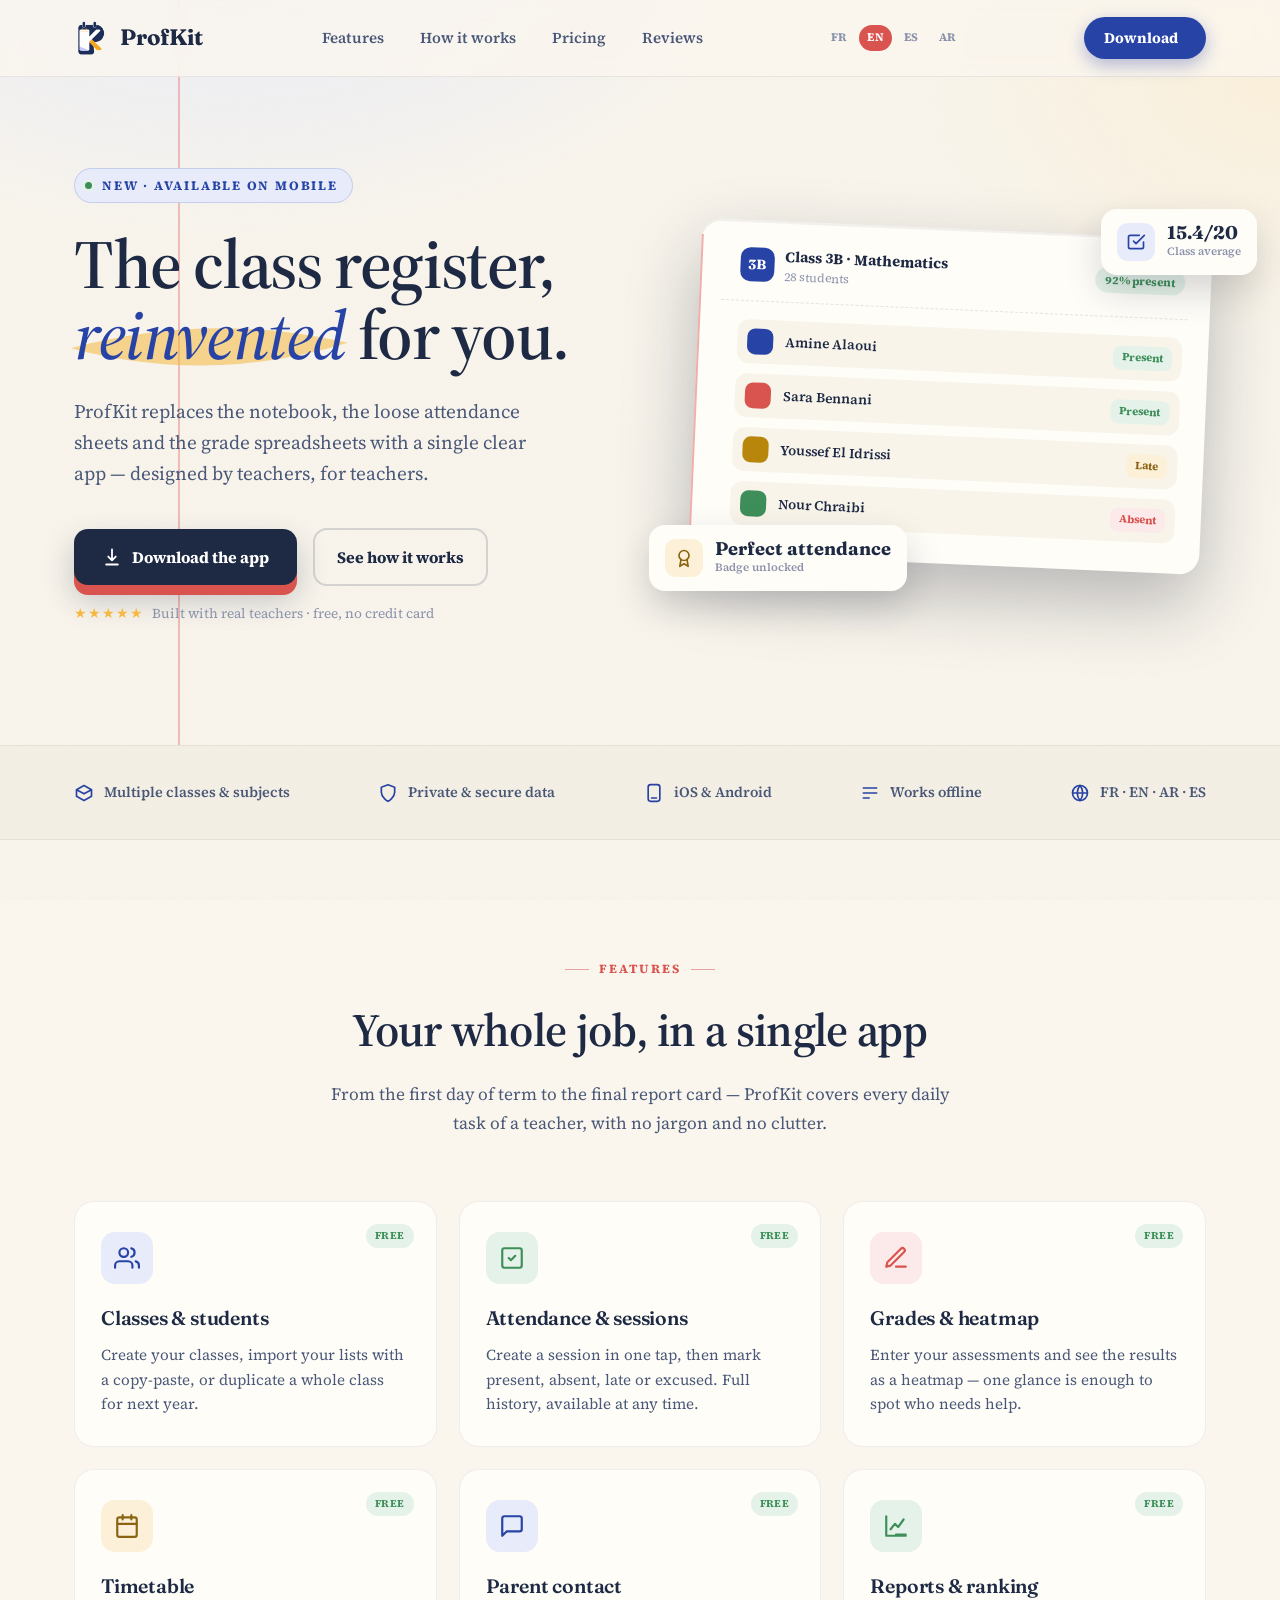
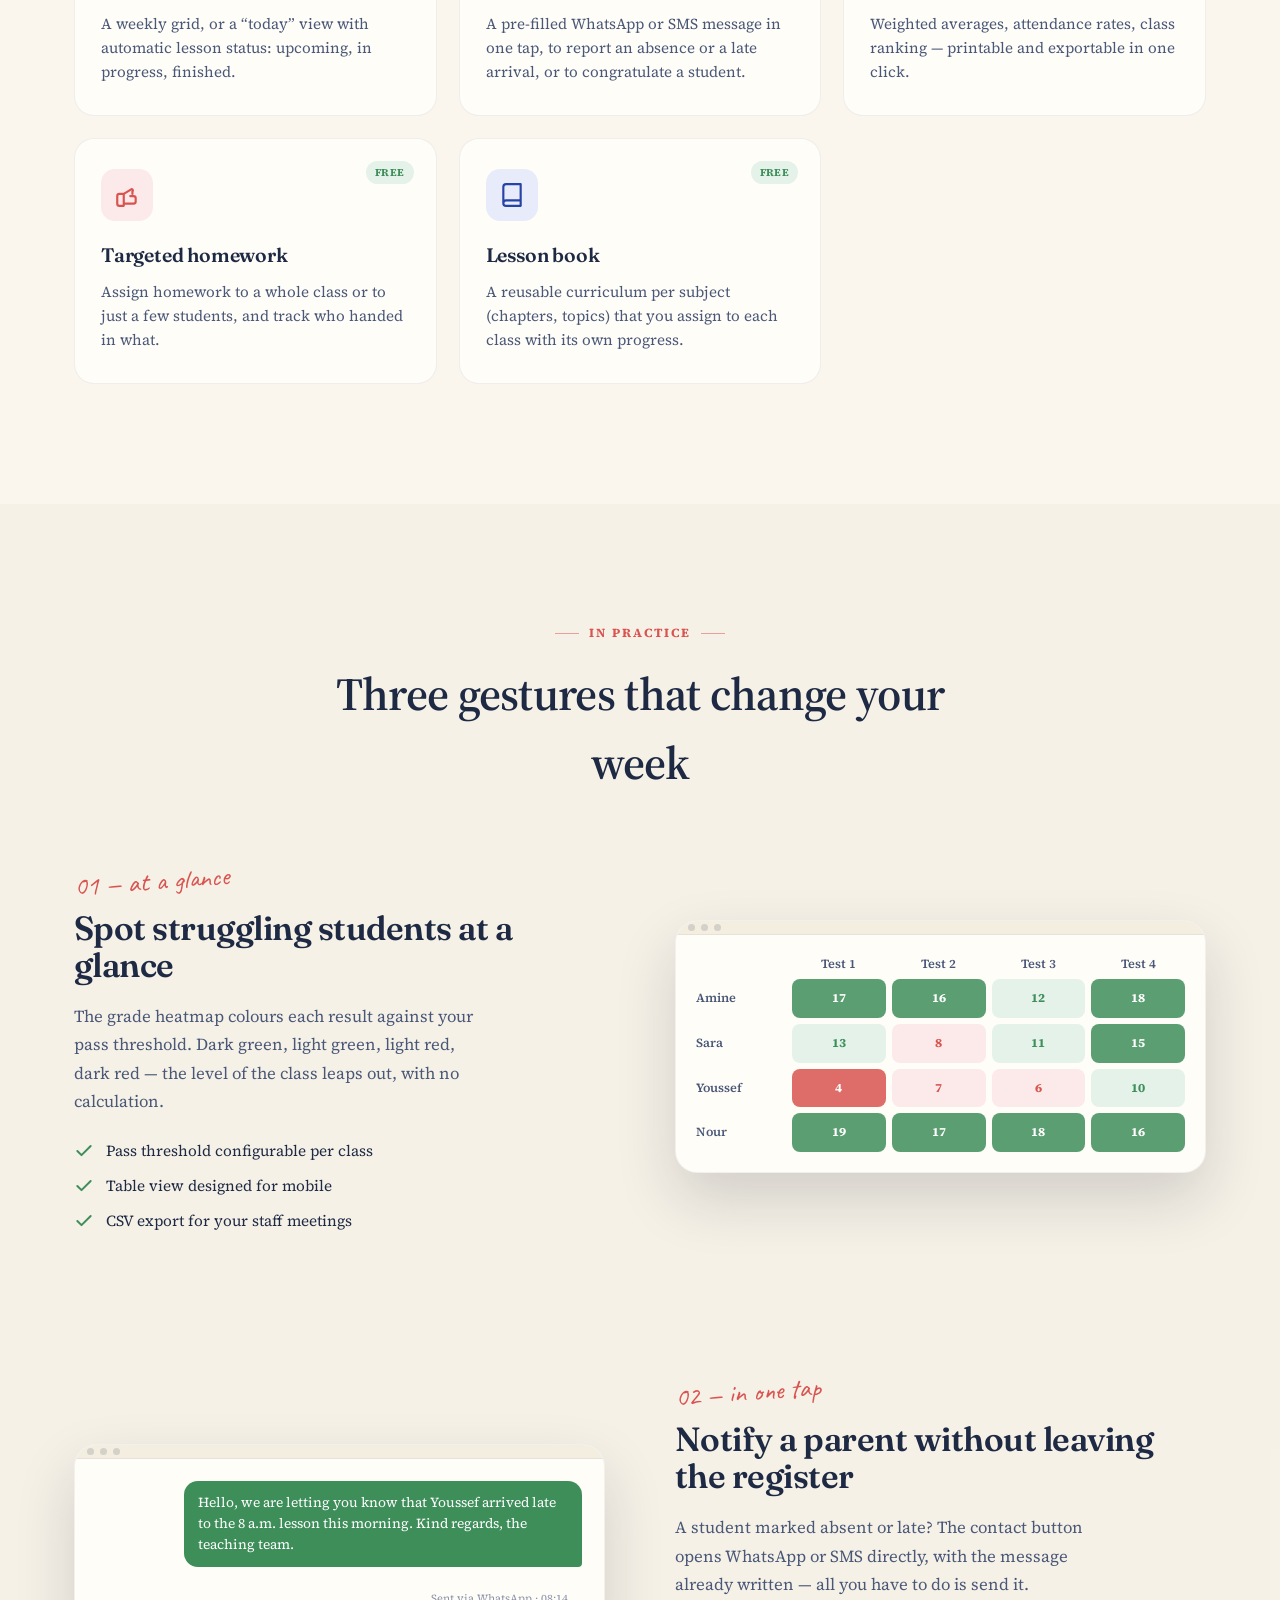
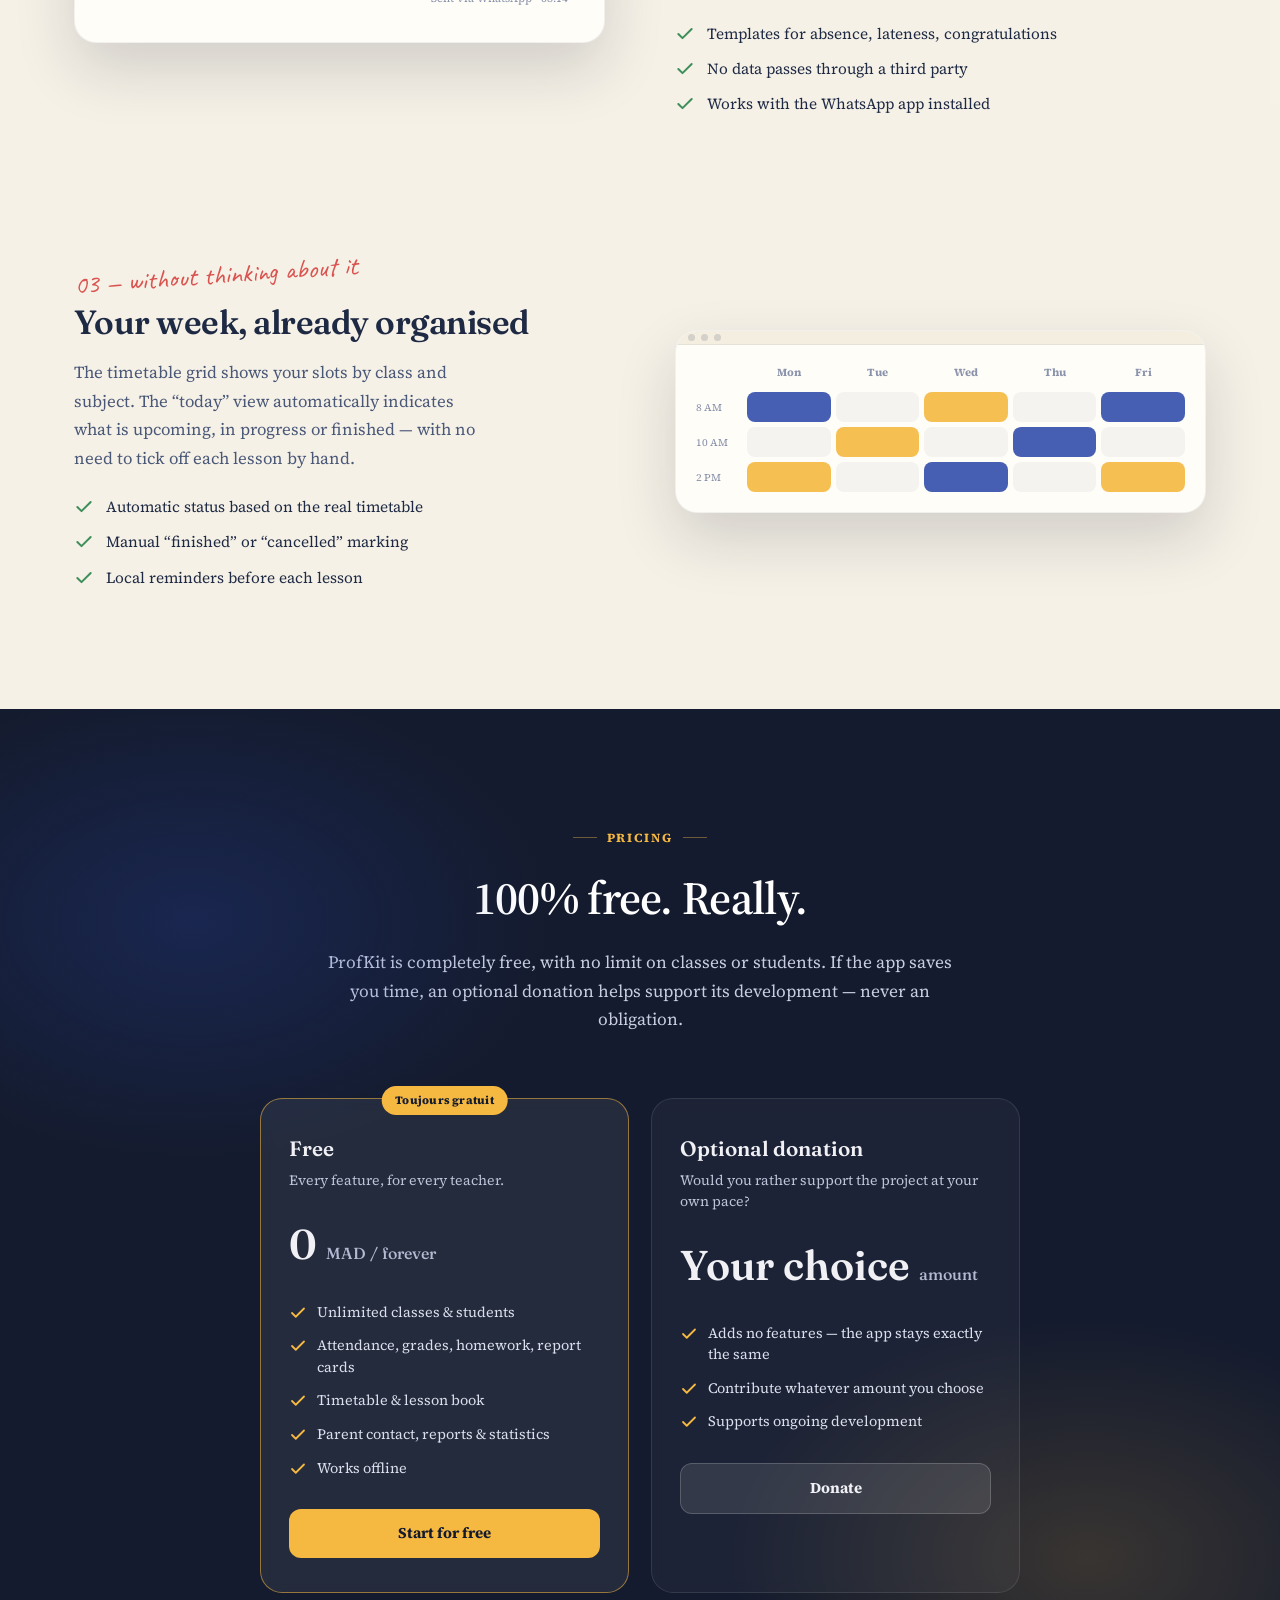
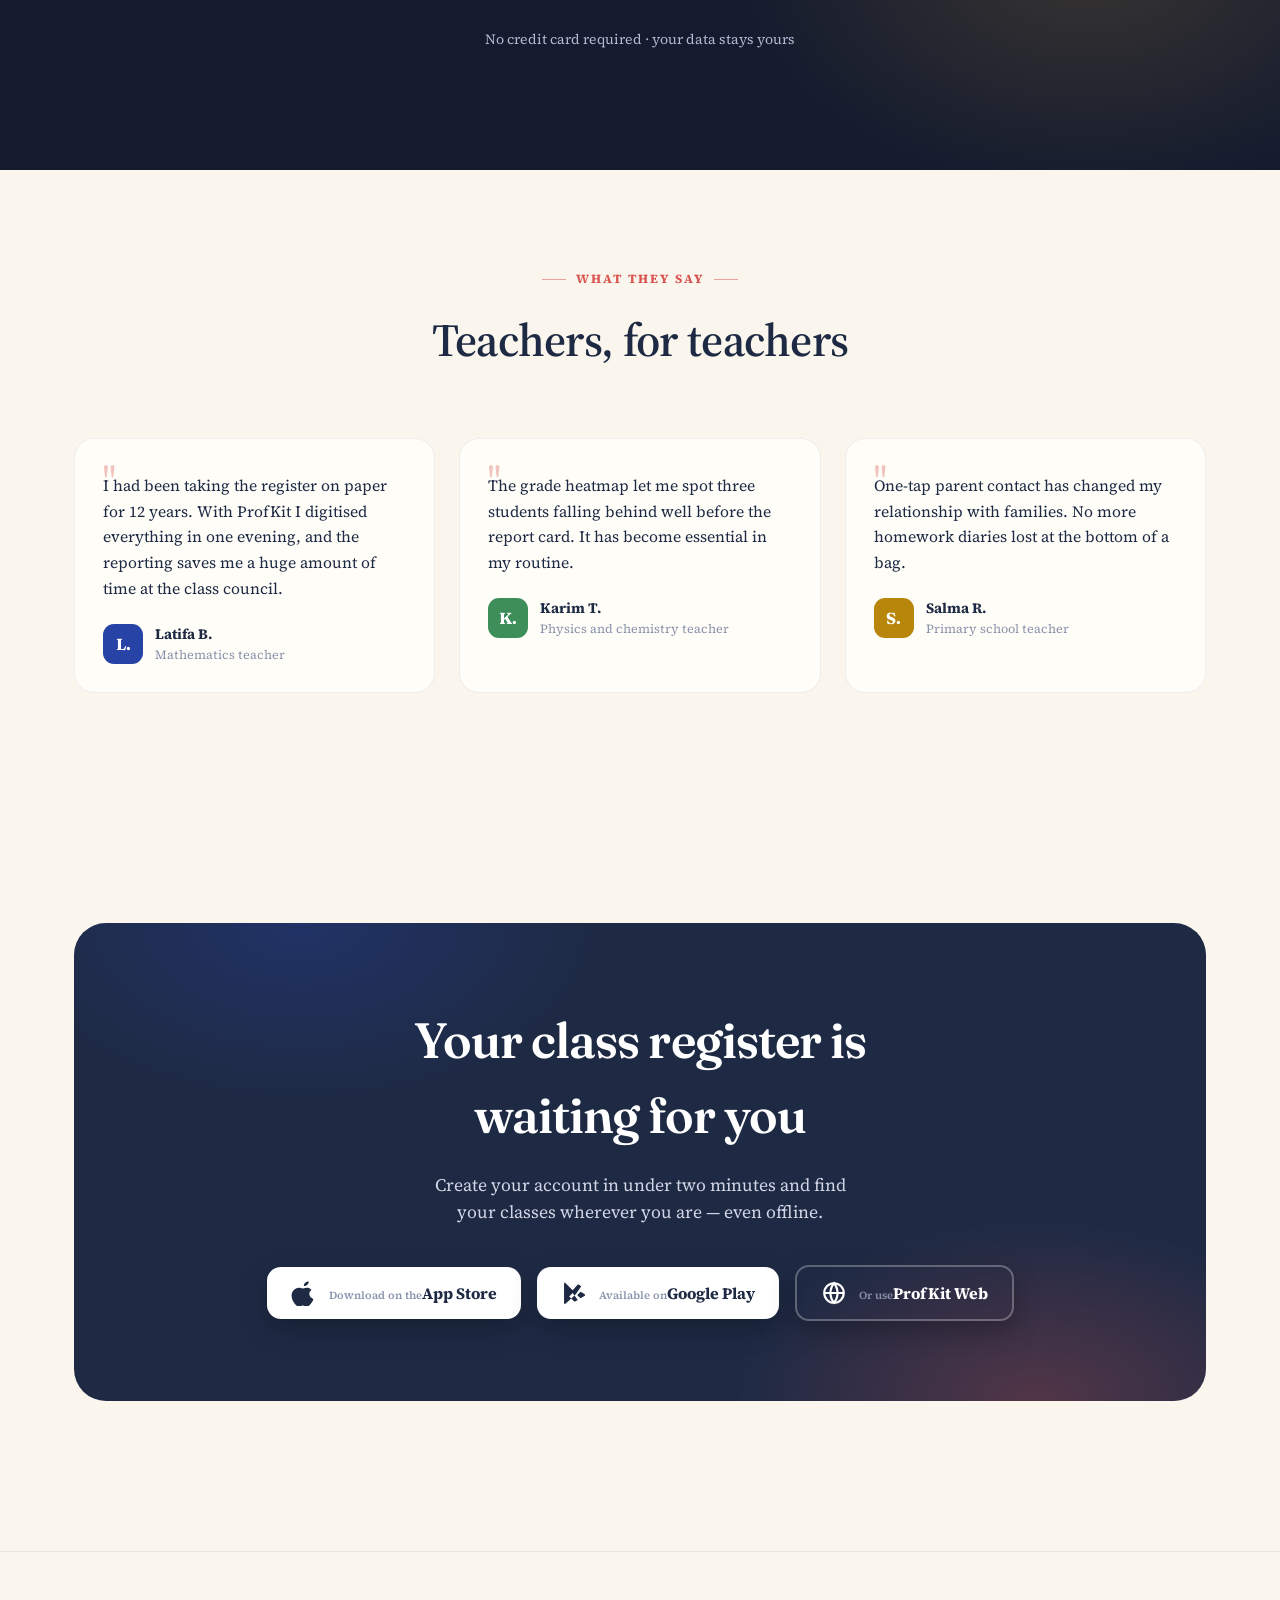
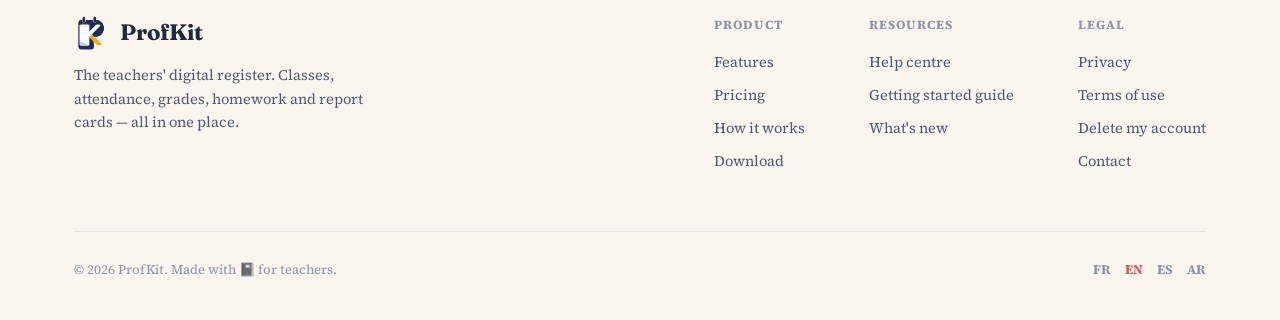
<file: en/index.html>
<!doctype html>
<html lang="en" dir="ltr">
<head>
<meta charset="UTF-8" />
<meta name="viewport" content="width=device-width, initial-scale=1, viewport-fit=cover" />
<title>ProfKit — The teacher's digital register</title>
<meta name="description" content="ProfKit: classes, attendance, grades, homework, timetable and report cards — the teacher's register, reinvented. 100% free, optional donation." />
<link rel="icon" href="[data-uri]" />

<link rel="preconnect" href="https://fonts.googleapis.com">
<link rel="preconnect" href="https://fonts.gstatic.com" crossorigin>
<link href="https://fonts.googleapis.com/css2?family=Fraunces:ital,opsz,wght@0,9..144,400;0,9..144,500;0,9..144,600;0,9..144,700;1,9..144,500&family=Caveat:wght@600;700&family=Source+Serif+4:ital,opsz,wght@0,8..60,400;0,8..60,500;0,8..60,600;1,8..60,500&display=swap" rel="stylesheet">

<style>
:root{
  --paper: 250 246 238;
  --paper-soft: 244 238 225;
  --paper-card: 255 253 248;
  --ink: 30 42 68;
  --ink-soft: 74 88 120;
  --ink-faint: 138 147 171;
  --pen: 39 67 166;
  --pen-deep: 29 51 128;
  --pen-wash: 232 236 250;
  --margin: 217 83 79;
  --margin-wash: 251 234 233;
  --highlight: 245 184 65;
  --highlight-wash: 252 240 216;
  --leaf: 62 142 90;
  --leaf-wash: 228 242 233;
  --navy: 20 27 46;
  --navy-soft: 30 40 66;
}
*,*::before,*::after{box-sizing:border-box;margin:0;padding:0}
html{scroll-behavior:smooth}
body{
  background: rgb(var(--paper));
  color: rgb(var(--ink));
  font-family:'Source Serif 4', Georgia, serif;
  line-height:1.5;
  -webkit-font-smoothing:antialiased;
  overflow-x:hidden;
}
img{max-width:100%;display:block}
a{color:inherit;text-decoration:none}
.display{font-family:'Fraunces', Georgia, serif;}
.hand{font-family:'Caveat', cursive;}

/* paper grain */
body::before{
  content:'';
  position:fixed; inset:0;
  pointer-events:none;
  z-index:1;
  opacity:.5;
  mix-blend-mode:multiply;
  background-image:url("data:image/svg+xml,%3Csvg xmlns='http://www.w3.org/2000/svg' width='180' height='180'%3E%3Cfilter id='n'%3E%3CfeTurbulence type='fractalNoise' baseFrequency='0.9' numOctaves='2' stitchTiles='stitch'/%3E%3CfeColorMatrix type='matrix' values='0 0 0 0 0  0 0 0 0 0  0 0 0 0 0  0 0 0 0.035 0'/%3E%3C/filter%3E%3Crect width='100%25' height='100%25' filter='url(%23n)'/%3E%3C/svg%3E");
}

.wrap{max-width:1180px; margin:0 auto; padding:0 24px}

/* ---------------- Nav ---------------- */
header.nav{
  position:fixed; top:0; left:0; right:0; z-index:100;
  background: rgb(var(--paper) / .82);
  backdrop-filter: blur(10px) saturate(1.4);
  border-bottom:1px solid rgb(var(--ink) / .08);
  transition: box-shadow .3s ease;
}
header.nav.scrolled{ box-shadow: 0 6px 24px rgb(var(--ink) / .06); }
.nav-inner{ display:flex; align-items:center; justify-content:space-between; height:76px; }
.brand{ display:flex; align-items:center; gap:12px; }
.brand img{ height:34px; width:auto; }
.brand-name{ font-family:'Fraunces', serif; font-weight:700; font-size:1.4rem; letter-spacing:-.01em; }
.nav-links{ display:flex; align-items:center; gap:36px; }
.nav-links a{
  font-size:.95rem; font-weight:600; color: rgb(var(--ink-soft));
  position:relative; padding:4px 0;
}
.nav-links a::after{
  content:''; position:absolute; left:0; bottom:-2px; height:2px; width:0;
  background: rgb(var(--margin)); transition: width .25s ease;
}
.nav-links a:hover{ color: rgb(var(--ink)); }
.nav-links a:hover::after{ width:100%; }
.nav-cta{
  display:inline-flex; align-items:center; gap:8px;
  background: rgb(var(--pen)); color:#fff !important;
  padding:10px 20px; border-radius:999px; font-weight:700; font-size:.92rem;
  box-shadow: 0 6px 18px rgb(var(--pen) / .35);
  transition: transform .2s ease, box-shadow .2s ease;
}
.nav-cta:hover{ transform: translateY(-2px); box-shadow: 0 10px 24px rgb(var(--pen) / .42); }
.nav-toggle{ display:none; }
/* Sélecteur de langue de l'en-tête. Délibérément hors de .nav-links, qui
   passe en display:none sous 980px : placé dedans, il disparaîtrait sur
   téléphone, c'est-à-dire sur la majorité des visites. */
.nav-langs{ display:flex; align-items:center; gap:4px; }
.nav-langs a{
  font-size:.72rem; font-weight:700; letter-spacing:.03em;
  color: rgb(var(--ink-faint)); padding:4px 8px; border-radius:999px;
  transition: color .2s ease, background .2s ease;
}
.nav-langs a:hover{ color: rgb(var(--ink)); background: rgb(var(--ink) / .07); }
.nav-langs a[aria-current="page"]{ color:#fff; background: rgb(var(--margin)); }

/* ---------------- Hero ---------------- */
.hero{
  position:relative;
  padding:168px 0 120px;
  overflow:hidden;
  background:
    radial-gradient(ellipse 900px 500px at 18% -8%, rgb(var(--pen-wash) / .9), transparent 60%),
    radial-gradient(ellipse 700px 500px at 100% 10%, rgb(var(--highlight-wash) / .8), transparent 55%);
}
.hero .wrap{ position:relative; display:grid; grid-template-columns: 1.05fr .95fr; gap:56px; align-items:center; z-index:2; }
.hero-margin-rule{
  position:absolute; top:0; bottom:0; left:calc((100vw - 1180px)/2 + 128px);
  width:2px; background: rgb(var(--margin) / .35);
  z-index:1;
}
.eyebrow{
  display:inline-flex; align-items:center; gap:10px;
  font-size:.8rem; font-weight:700; letter-spacing:.14em; text-transform:uppercase;
  color: rgb(var(--pen)); background: rgb(var(--pen-wash)); border:1px solid rgb(var(--pen) / .18);
  padding:7px 14px 7px 10px; border-radius:999px; margin-bottom:26px;
}
.eyebrow .dot{ width:7px; height:7px; border-radius:50%; background: rgb(var(--leaf)); box-shadow:0 0 0 3px rgb(var(--leaf-wash)); }
h1.hero-title{
  font-size: clamp(2.6rem, 5.4vw, 4.4rem);
  font-weight:600; line-height:1.02; letter-spacing:-.02em;
  color: rgb(var(--ink));
}
h1.hero-title em{
  font-style:italic; font-weight:500; color: rgb(var(--pen));
  position:relative; display:inline-block;
}
h1.hero-title .stamp-word{ position:relative; display:inline-block; }
h1.hero-title .stamp-word svg{ position:absolute; left:-4%; top:-14%; width:108%; height:135%; z-index:-1; }
.hero-sub{
  margin-top:26px; font-size:1.2rem; color: rgb(var(--ink-soft)); max-width:46ch; line-height:1.6;
}
.hero-actions{ display:flex; flex-wrap:wrap; align-items:center; gap:16px; margin-top:40px; }
.btn{
  display:inline-flex; align-items:center; gap:10px; justify-content:center;
  font-weight:700; font-size:1rem; border-radius:14px; cursor:pointer; border:none;
  font-family:'Source Serif 4', Georgia, serif;
  transition: transform .22s cubic-bezier(.2,.8,.2,1), box-shadow .22s ease, background .22s ease;
}
.btn-primary{
  background: rgb(var(--ink)); color:#fff; padding:16px 28px;
  box-shadow: 0 10px 0 rgb(var(--margin)), 0 14px 30px rgb(var(--ink) / .25);
}
.btn-primary:hover{ transform: translate(0,-3px); box-shadow: 0 13px 0 rgb(var(--margin)), 0 20px 36px rgb(var(--ink) / .3); }
.btn-primary:active{ transform: translate(0,2px); box-shadow: 0 6px 0 rgb(var(--margin)), 0 8px 18px rgb(var(--ink) / .25); }
.btn-ghost{
  background: transparent; color: rgb(var(--ink)); padding:15px 22px;
  border:2px solid rgb(var(--ink) / .16);
}
.btn-ghost:hover{ border-color: rgb(var(--ink) / .4); transform: translateY(-2px); }
.btn svg{ width:20px; height:20px; flex:none; }
.hero-note{ margin-top:18px; font-size:.85rem; color: rgb(var(--ink-faint)); display:flex; align-items:center; gap:8px; }
.stars{ color: rgb(var(--highlight)); letter-spacing:1px; }

/* hero visual: notebook mock */
.hero-visual{ position:relative; perspective:1600px; }
.book-mock{
  position:relative; background: rgb(var(--paper-card));
  border-radius:20px; box-shadow: 0 30px 70px rgb(20 27 46 / .28), 0 2px 0 rgb(var(--ink) / .06) inset;
  transform: rotate(2.5deg);
  padding:22px 22px 26px;
  animation: float 6s ease-in-out infinite;
}
@keyframes float{ 0%,100%{ transform: rotate(2.5deg) translateY(0);} 50%{ transform: rotate(2.5deg) translateY(-10px);} }
.book-mock::before{
  content:''; position:absolute; left:0; top:16px; bottom:16px; width:2px; background: rgb(var(--margin) / .45);
}
.book-topbar{ display:flex; align-items:center; justify-content:space-between; padding:2px 4px 16px 18px; border-bottom:1px dashed rgb(var(--ink)/.12); }
.book-topbar .who{ display:flex; align-items:center; gap:10px; }
.avatar-sm{ width:34px; height:34px; border-radius:10px; background: rgb(var(--pen)); color:#fff; display:flex; align-items:center; justify-content:center; font-family:'Fraunces',serif; font-weight:700; font-size:.85rem; }
.book-topbar .name{ font-weight:700; font-size:.92rem; }
.book-topbar .sub{ font-size:.75rem; color: rgb(var(--ink-faint)); }
.pill{ font-size:.7rem; font-weight:700; background: rgb(var(--leaf-wash)); color: rgb(var(--leaf)); padding:5px 10px; border-radius:999px; }
.book-body{ padding:18px 4px 4px 18px; display:flex; flex-direction:column; gap:10px; }
.roll-row{ display:flex; align-items:center; gap:12px; padding:9px 10px; border-radius:12px; background: rgb(var(--paper-soft) / .6); }
.roll-row .dot-ava{ width:26px; height:26px; border-radius:8px; flex:none; }
.roll-row .rname{ font-size:.85rem; font-weight:600; flex:1; }
.chip{ font-size:.68rem; font-weight:700; padding:4px 9px; border-radius:8px; }
.chip.present{ background: rgb(var(--leaf-wash)); color: rgb(var(--leaf)); }
.chip.late{ background: rgb(var(--highlight-wash)); color:#8a6412; }
.chip.absent{ background: rgb(var(--margin-wash)); color: rgb(var(--margin)); }
.float-card{
  position:absolute; background: rgb(var(--paper-card)); border-radius:16px; padding:14px 16px;
  box-shadow: 0 16px 36px rgb(20 27 46 / .18); display:flex; align-items:center; gap:12px;
}
.float-card.grade{ top:-6%; right:-10%; animation: float 5s ease-in-out infinite; animation-delay:.3s; }
.float-card.badge{ bottom:-8%; left:-9%; animation: float 5.6s ease-in-out infinite; animation-delay:.6s; }
.float-card .ico{ width:38px; height:38px; border-radius:11px; display:flex; align-items:center; justify-content:center; flex:none; }
.float-card.grade .ico{ background: rgb(var(--pen-wash)); color: rgb(var(--pen)); }
.float-card.badge .ico{ background: rgb(var(--highlight-wash)); color:#8a6412; }
.float-card .big{ font-family:'Fraunces',serif; font-weight:700; font-size:1.15rem; line-height:1; }
.float-card .lbl{ font-size:.7rem; color: rgb(var(--ink-faint)); font-weight:600; }

/* ---------------- Logo strip ---------------- */
.strip{ padding:36px 0; border-top:1px solid rgb(var(--ink)/.07); border-bottom:1px solid rgb(var(--ink)/.07); background: rgb(var(--paper-soft)/.5); }
.strip .wrap{ display:flex; align-items:center; justify-content:space-between; gap:28px; flex-wrap:wrap; }
.strip-item{ display:flex; align-items:center; gap:10px; font-size:.9rem; font-weight:600; color: rgb(var(--ink-soft)); white-space:nowrap; }
.strip-item svg{ width:20px; height:20px; color: rgb(var(--pen)); flex:none; }

/* ---------------- Section shell ---------------- */
section{ padding:120px 0; position:relative; }
.section-head{ max-width:640px; margin:0 auto 64px; text-align:center; }
.kicker{
  font-size:.78rem; font-weight:700; letter-spacing:.16em; text-transform:uppercase; color: rgb(var(--margin));
  display:flex; align-items:center; justify-content:center; gap:10px; margin-bottom:16px;
}
.kicker::before,.kicker::after{ content:''; width:24px; height:1px; background: rgb(var(--margin)/.5); }
.section-title{ font-size: clamp(2rem, 3.6vw, 2.9rem); font-weight:600; letter-spacing:-.015em; }
.section-sub{ margin-top:16px; font-size:1.08rem; color: rgb(var(--ink-soft)); line-height:1.65; }

/* ---------------- Features grid ---------------- */
.feat-grid{ display:grid; grid-template-columns:repeat(3,1fr); gap:22px; }
.feat-card{
  background: rgb(var(--paper-card)); border:1px solid rgb(var(--ink)/.07); border-radius:20px; padding:30px 26px;
  position:relative; overflow:hidden;
  opacity:0; transform: translateY(28px);
  transition: transform .5s cubic-bezier(.2,.8,.2,1), box-shadow .3s ease, border-color .3s ease;
}
.feat-card.in{ opacity:1; transform:none; }
.feat-card:hover{ box-shadow: 0 20px 40px rgb(20 27 46 / .1); border-color: rgb(var(--ink)/.14); transform: translateY(-6px); }
.feat-card .fico{
  width:52px; height:52px; border-radius:14px; display:flex; align-items:center; justify-content:center; margin-bottom:20px;
}
.feat-card .fico svg{ width:26px; height:26px; }
.feat-card h3{ font-family:'Fraunces',serif; font-weight:600; font-size:1.22rem; margin-bottom:10px; letter-spacing:-.01em; }
.feat-card p{ color: rgb(var(--ink-soft)); font-size:.95rem; line-height:1.6; }
.feat-card .tag{
  position:absolute; top:22px; right:22px; font-size:.65rem; font-weight:700; letter-spacing:.04em;
  padding:4px 9px; border-radius:999px; text-transform:uppercase;
}
.tag.free{ background: rgb(var(--leaf-wash)); color: rgb(var(--leaf)); }
.tag.pro{ background: rgb(var(--highlight-wash)); color:#8a6412; }

/* icon color variants */
.c-pen{ background: rgb(var(--pen-wash)); color: rgb(var(--pen)); }
.c-margin{ background: rgb(var(--margin-wash)); color: rgb(var(--margin)); }
.c-leaf{ background: rgb(var(--leaf-wash)); color: rgb(var(--leaf)); }
.c-gold{ background: rgb(var(--highlight-wash)); color:#8a6412; }

/* ---------------- Showcase (alternating) ---------------- */
.showcase{ display:flex; flex-direction:column; gap:140px; }
.show-row{ display:grid; grid-template-columns:1fr 1fr; gap:70px; align-items:center; }
.show-row.rev .show-copy{ order:2; }
.show-row.rev .show-visual{ order:1; }
.show-index{ font-family:'Caveat', cursive; font-size:1.7rem; color: rgb(var(--margin)); transform: rotate(-4deg); display:inline-block; margin-bottom:8px; }
.show-copy h3{ font-family:'Fraunces',serif; font-weight:600; font-size:2.1rem; letter-spacing:-.015em; margin-bottom:18px; line-height:1.12; }
.show-copy p{ color: rgb(var(--ink-soft)); font-size:1.05rem; line-height:1.7; margin-bottom:22px; max-width:46ch; }
.show-list{ display:flex; flex-direction:column; gap:12px; }
.show-list li{ display:flex; align-items:flex-start; gap:12px; font-size:.96rem; color: rgb(var(--ink)); }
.show-list li svg{ width:20px; height:20px; flex:none; margin-top:2px; color: rgb(var(--leaf)); }
.show-visual{ position:relative; }
.show-visual .card{
  background: rgb(var(--paper-card)); border-radius:22px; box-shadow: 0 26px 60px rgb(20 27 46 / .16);
  border:1px solid rgb(var(--ink)/.06); overflow:hidden;
}
.mini-bar{ height:14px; background: rgb(var(--paper-soft)); border-bottom:1px solid rgb(var(--ink)/.06); display:flex; align-items:center; gap:6px; padding:0 12px; }
.mini-bar span{ width:7px; height:7px; border-radius:50%; background: rgb(var(--ink)/.15); }

/* heatmap demo */
.heatmap{ padding:20px; display:grid; grid-template-columns: 90px repeat(4,1fr); gap:6px; }
.heatmap .hcell{ border-radius:8px; padding:10px 6px; text-align:center; font-size:.78rem; font-weight:700; }
.heatmap .hname{ font-size:.78rem; font-weight:600; display:flex; align-items:center; color: rgb(var(--ink-soft)); }
.hh1{ background: rgb(var(--leaf) / .85); color:#fff; }
.hh2{ background: rgb(var(--leaf-wash)); color: rgb(var(--leaf)); }
.hh3{ background: rgb(var(--margin-wash)); color: rgb(var(--margin)); }
.hh4{ background: rgb(var(--margin) / .85); color:#fff; }

/* schedule grid demo */
.sched{ padding:20px; display:grid; grid-template-columns: 46px repeat(5,1fr); gap:5px; }
.sched .shead{ font-size:.68rem; font-weight:700; color: rgb(var(--ink-faint)); text-align:center; padding-bottom:6px; }
.sched .stime{ font-size:.65rem; color: rgb(var(--ink-faint)); padding-top:8px; }
.sched .sslot{ border-radius:8px; min-height:30px; }
.s-math{ background: rgb(var(--pen) / .85); }
.s-phys{ background: rgb(var(--highlight) / .9); }
.s-emp{ background: rgb(var(--ink)/.045); }

/* chat/whatsapp demo */
.chatcard{ padding:22px; display:flex; flex-direction:column; gap:12px; }
.bubble{ max-width:82%; padding:12px 14px; border-radius:14px; font-size:.86rem; line-height:1.5; }
.bubble.out{ align-self:flex-end; background: rgb(var(--leaf)); color:#fff; border-bottom-right-radius:4px; }
.bubble.meta{ font-size:.68rem; color: rgb(var(--ink-faint)); align-self:flex-end; }

/* ---------------- Monetization / pricing ---------------- */
.pricing-wrap{ background: rgb(var(--navy)); color: rgb(240 240 245); position:relative; overflow:hidden; }
.pricing-wrap::before{
  content:''; position:absolute; inset:0;
  background: radial-gradient(600px 400px at 15% 20%, rgb(var(--pen) / .28), transparent 60%),
              radial-gradient(600px 400px at 85% 80%, rgb(var(--highlight) / .16), transparent 60%);
}
.pricing-wrap .section-title, .pricing-wrap .kicker{ color:#fff; }
.pricing-wrap .kicker{ color: rgb(var(--highlight)); }
.pricing-wrap .kicker::before,.pricing-wrap .kicker::after{ background: rgb(var(--highlight)/.4); }
.pricing-wrap .section-sub{ color: rgb(200 206 224); }
.price-grid{ display:grid; grid-template-columns:repeat(3,1fr); gap:22px; position:relative; z-index:2; }
.price-card{
  background: rgb(255 255 255 / .04); border:1px solid rgb(255 255 255 / .1); border-radius:22px; padding:34px 28px;
  backdrop-filter: blur(6px);
  transition: transform .3s ease, border-color .3s ease, background .3s ease;
}
.price-card:hover{ transform: translateY(-6px); border-color: rgb(255 255 255 / .22); background: rgb(255 255 255 / .06); }
.price-card.featured{ border-color: rgb(var(--highlight) / .55); background: rgb(255 255 255 / .07); position:relative; }
.price-card.featured::after{
  content:'Toujours gratuit'; position:absolute; top:-13px; left:50%; transform:translateX(-50%);
  background: rgb(var(--highlight)); color: rgb(var(--navy)); font-size:.7rem; font-weight:800;
  padding:6px 14px; border-radius:999px; letter-spacing:.02em;
}
.price-name{ font-family:'Fraunces',serif; font-weight:600; font-size:1.3rem; margin-bottom:6px; }
.price-desc{ font-size:.88rem; color: rgb(190 196 218); margin-bottom:22px; }
.price-amount{ font-family:'Fraunces',serif; font-size:2.6rem; font-weight:600; }
.price-amount span{ font-size:1rem; font-weight:500; color: rgb(180 186 210); }
.price-list{ margin:26px 0 30px; display:flex; flex-direction:column; gap:12px; }
.price-list li{ display:flex; gap:10px; font-size:.9rem; color: rgb(220 224 238); align-items:flex-start; }
.price-list li svg{ width:18px; height:18px; color: rgb(var(--highlight)); flex:none; margin-top:2px; }
.price-btn{
  display:block; text-align:center; width:100%; padding:13px; border-radius:12px; font-weight:700; font-size:.94rem;
  background: rgb(255 255 255 / .1); border:1px solid rgb(255 255 255 / .18); transition: background .2s ease, transform .2s ease;
}
.price-btn:hover{ background: rgb(255 255 255 / .18); transform: translateY(-2px); }
.price-card.featured .price-btn{ background: rgb(var(--highlight)); color: rgb(var(--navy)); border:none; }
.price-card.featured .price-btn:hover{ background: rgb(255 205 110); }
.price-note{ text-align:center; margin-top:36px; font-size:.88rem; color: rgb(180 186 210); position:relative; z-index:2; }

/* ---------------- Testimonial ---------------- */
.testi-strip{ padding:100px 0; }
.testi-grid{ display:grid; grid-template-columns:repeat(3,1fr); gap:24px; }
.testi-card{
  background: rgb(var(--paper-card)); border:1px solid rgb(var(--ink)/.07); border-radius:20px; padding:28px;
  position:relative;
}
.testi-quote{ font-family:'Fraunces',serif; font-size:2.4rem; color: rgb(var(--margin)/.35); line-height:0; position:relative; top:14px; }
.testi-card p{ font-size:.98rem; line-height:1.65; color: rgb(var(--ink)); margin:6px 0 22px; }
.testi-who{ display:flex; align-items:center; gap:12px; }
.testi-who .ava{ width:40px; height:40px; border-radius:11px; display:flex; align-items:center; justify-content:center; font-family:'Fraunces',serif; font-weight:700; color:#fff; }
.testi-who .n{ font-weight:700; font-size:.9rem; }
.testi-who .r{ font-size:.78rem; color: rgb(var(--ink-faint)); }

/* ---------------- Platforms / final CTA ---------------- */
.cta-final{ position:relative; padding:130px 0 150px; overflow:hidden; }
.cta-card{
  background: rgb(var(--ink)); color:#fff; border-radius:32px; padding:80px 60px; text-align:center; position:relative; overflow:hidden;
}
.cta-card::before{
  content:''; position:absolute; inset:0;
  background: radial-gradient(500px 300px at 20% 0%, rgb(var(--pen)/.35), transparent 60%),
              radial-gradient(500px 300px at 85% 100%, rgb(var(--margin)/.28), transparent 60%);
}
.cta-card > *{ position:relative; z-index:2; }
.cta-card h2{ font-family:'Fraunces',serif; font-weight:600; font-size: clamp(2rem,4vw,3.1rem); letter-spacing:-.02em; max-width:16ch; margin:0 auto 20px; }
.cta-card p{ color: rgb(210 214 230); font-size:1.1rem; max-width:48ch; margin:0 auto 40px; }
.store-row{ display:flex; align-items:center; justify-content:center; gap:16px; flex-wrap:wrap; }
.store-btn{
  display:flex; align-items:center; gap:12px; background:#fff; color: rgb(var(--ink)); padding:13px 24px; border-radius:14px;
  font-weight:700; transition: transform .2s ease, box-shadow .2s ease; box-shadow:0 10px 26px rgb(0 0 0/.25);
}
.store-btn:hover{ transform: translateY(-3px); }
.store-btn svg{ width:26px; height:26px; }
.store-btn .stxt{ text-align:left; line-height:1.15; }
.store-btn .stxt .s1{ font-size:.68rem; color: rgb(var(--ink-faint)); font-weight:600; }
.store-btn .stxt .s2{ font-size:1rem; }
.web-btn{ background: transparent; border:2px solid rgb(255 255 255/.28); color:#fff; }
.web-btn:hover{ border-color:#fff; }

/* ---------------- Footer ---------------- */
footer{ padding:64px 0 40px; border-top:1px solid rgb(var(--ink)/.08); }
.foot-top{ display:flex; justify-content:space-between; gap:40px; flex-wrap:wrap; margin-bottom:48px; }
.foot-brand{ max-width:320px; }
.foot-brand .brand{ margin-bottom:14px; }
.foot-brand p{ color: rgb(var(--ink-soft)); font-size:.92rem; line-height:1.6; }
.foot-cols{ display:flex; gap:64px; flex-wrap:wrap; }
.foot-col h4{ font-size:.78rem; letter-spacing:.08em; text-transform:uppercase; color: rgb(var(--ink-faint)); margin-bottom:16px; font-weight:700; }
.foot-col a{ display:block; font-size:.92rem; color: rgb(var(--ink-soft)); margin-bottom:11px; transition: color .2s ease; }
.foot-col a:hover{ color: rgb(var(--pen)); }
.foot-bottom{ display:flex; justify-content:space-between; align-items:center; flex-wrap:wrap; gap:14px; padding-top:28px; border-top:1px solid rgb(var(--ink)/.08); font-size:.82rem; color: rgb(var(--ink-faint)); }
.foot-langs{ display:flex; gap:14px; }
.foot-langs a{ color: rgb(var(--ink-faint)); text-decoration:none; font-weight:700; transition: color .2s ease; }
.foot-langs a:hover{ color: rgb(var(--margin)); }
.foot-langs a[aria-current="page"]{ color: rgb(var(--margin)); }

/* ---------------- reveal utility ---------------- */
[data-reveal]{ opacity:0; transform: translateY(24px); transition: opacity .6s cubic-bezier(.2,.8,.2,1), transform .6s cubic-bezier(.2,.8,.2,1); }
[data-reveal].in{ opacity:1; transform:none; }

/* ---------------- responsive ---------------- */
@media (max-width: 980px){
  .nav-links{ display:none; }
  .hero .wrap{ grid-template-columns:1fr; }
  .hero-visual{ order:-1; max-width:460px; margin:0 auto; }
  .hero-margin-rule{ display:none; }
  .feat-grid{ grid-template-columns:repeat(2,1fr); }
  .show-row, .show-row.rev{ grid-template-columns:1fr; }
  .show-row.rev .show-copy, .show-row.rev .show-visual{ order:initial; }
  .price-grid{ grid-template-columns:1fr; max-width:420px; margin:0 auto; }
  .testi-grid{ grid-template-columns:1fr; }
  .cta-card{ padding:60px 28px; }
  .strip .wrap{ justify-content:center; }
}
@media (max-width: 620px){
  /* Sur un écran étroit, l'en-tête tient logo + sélecteur + bouton, mais
     plus le nom de la marque : le logo le porte déjà. */
  .brand-name{ display:none; }
  .nav-langs{ gap:0; }
  .nav-langs a{ font-size:.66rem; padding:3px 6px; }
  .feat-grid{ grid-template-columns:1fr; }
  .hero{ padding-top:120px; }
  section{ padding:80px 0; }
  .cta-card{ border-radius:24px; }
}
</style>
</head>
<body>

<header class="nav" id="siteNav">
  <div class="wrap nav-inner">
    <a href="#top" class="brand">
      <img src="[data-uri]" alt="ProfKit" />
      <span class="brand-name">ProfKit</span>
    </a>
    <nav class="nav-links">
      <a href="#fonctionnalites">Features</a>
      <a href="#comment">How it works</a>
      <a href="#tarifs">Pricing</a>
      <a href="#avis">Reviews</a>
    </nav>
    <div class="nav-langs"><a href="/" hreflang="fr">FR</a><a href="/en/" hreflang="en" aria-current="page">EN</a><a href="/es/" hreflang="es">ES</a><a href="/ar/" hreflang="ar">AR</a></div>
    <a href="#telecharger" class="nav-cta">
      Download
      <svg viewBox="0 0 24 24" fill="none"><path d="M12 4v11m0 0-4-4m4 4 4-4M5 19h14" stroke="currentColor" stroke-width="2" stroke-linecap="round" stroke-linejoin="round"/></svg>
    </a>
  </div>
</header>

<main id="top">

  <!-- ============ HERO ============ -->
  <section class="hero">
    <div class="hero-margin-rule" aria-hidden="true"></div>
    <div class="wrap">
      <div class="hero-copy">
        <span class="eyebrow"><span class="dot"></span> New · available on mobile</span>
        <h1 class="hero-title">
          The class register,<br/>
          <span class="stamp-word">
            <svg viewBox="0 0 300 90" preserveAspectRatio="none"><path d="M8,55 Q150,90 292,50 Q150,20 8,55" fill="rgb(245 184 65 / .55)"/></svg>
            <em>reinvented</em>
          </span> for you.
        </h1>
        <p class="hero-sub">ProfKit replaces the notebook, the loose attendance sheets and the grade spreadsheets with a single clear app — designed by teachers, for teachers.</p>
        <div class="hero-actions">
          <a href="#telecharger" class="btn btn-primary">
            <svg viewBox="0 0 24 24" fill="none"><path d="M12 3v13m0 0-4.5-4.5M12 16l4.5-4.5M5 21h14" stroke="currentColor" stroke-width="2.2" stroke-linecap="round" stroke-linejoin="round"/></svg>
            Download the app
          </a>
          <a href="#comment" class="btn btn-ghost">See how it works</a>
        </div>
        <p class="hero-note"><span class="stars">★★★★★</span> Built with real teachers · free, no credit card</p>
      </div>

      <div class="hero-visual" data-reveal>
        <div class="book-mock">
          <div class="book-topbar">
            <div class="who">
              <span class="avatar-sm">3B</span>
              <div>
                <div class="name">Class 3B · Mathematics</div>
                <div class="sub">28 students</div>
              </div>
            </div>
            <span class="pill">92% present</span>
          </div>
          <div class="book-body">
            <div class="roll-row"><span class="dot-ava" style="background:#2743A6"></span><span class="rname">Amine Alaoui</span><span class="chip present">Present</span></div>
            <div class="roll-row"><span class="dot-ava" style="background:#D9534F"></span><span class="rname">Sara Bennani</span><span class="chip present">Present</span></div>
            <div class="roll-row"><span class="dot-ava" style="background:#B8860B"></span><span class="rname">Youssef El Idrissi</span><span class="chip late">Late</span></div>
            <div class="roll-row"><span class="dot-ava" style="background:#3E8E5A"></span><span class="rname">Nour Chraibi</span><span class="chip absent">Absent</span></div>
          </div>
        </div>
        <div class="float-card grade">
          <div class="ico"><svg viewBox="0 0 24 24" fill="none" width="20" height="20"><path d="M9 11l3 3L22 4M21 12v6a2 2 0 0 1-2 2H5a2 2 0 0 1-2-2V6a2 2 0 0 1 2-2h11" stroke="currentColor" stroke-width="2" stroke-linecap="round" stroke-linejoin="round"/></svg></div>
          <div><div class="big">15.4/20</div><div class="lbl">Class average</div></div>
        </div>
        <div class="float-card badge">
          <div class="ico"><svg viewBox="0 0 24 24" fill="none" width="20" height="20"><path d="M12 15a6 6 0 1 0 0-12 6 6 0 0 0 0 12Z" stroke="currentColor" stroke-width="2"/><path d="M8.5 13.5 7 22l5-3 5 3-1.5-8.5" stroke="currentColor" stroke-width="2" stroke-linecap="round" stroke-linejoin="round"/></svg></div>
          <div><div class="big">Perfect attendance</div><div class="lbl">Badge unlocked</div></div>
        </div>
      </div>
    </div>
  </section>

  <!-- ============ LOGO / TRUST STRIP ============ -->
  <div class="strip">
    <div class="wrap">
      <div class="strip-item"><svg viewBox="0 0 24 24" fill="none"><path d="M12 3 3 8l9 5 9-5-9-5Z" stroke="currentColor" stroke-width="2" stroke-linejoin="round"/><path d="M3 8v8l9 5 9-5V8" stroke="currentColor" stroke-width="2" stroke-linejoin="round"/></svg> Multiple classes &amp; subjects</div>
      <div class="strip-item"><svg viewBox="0 0 24 24" fill="none"><path d="M12 22s8-4.5 8-11V5l-8-3-8 3v6c0 6.5 8 11 8 11Z" stroke="currentColor" stroke-width="2" stroke-linejoin="round"/></svg> Private &amp; secure data</div>
      <div class="strip-item"><svg viewBox="0 0 24 24" fill="none"><rect x="5" y="2" width="14" height="20" rx="3" stroke="currentColor" stroke-width="2"/><path d="M9 18h6" stroke="currentColor" stroke-width="2" stroke-linecap="round"/></svg> iOS &amp; Android</div>
      <div class="strip-item"><svg viewBox="0 0 24 24" fill="none"><path d="M4 6h16M4 12h16M4 18h7" stroke="currentColor" stroke-width="2" stroke-linecap="round"/></svg> Works offline</div>
      <div class="strip-item"><svg viewBox="0 0 24 24" fill="none"><circle cx="12" cy="12" r="9" stroke="currentColor" stroke-width="2"/><path d="M3 12h18M12 3a14 14 0 0 1 0 18 14 14 0 0 1 0-18Z" stroke="currentColor" stroke-width="2"/></svg> FR · EN · AR · ES</div>
    </div>
  </div>

  <!-- ============ FEATURES GRID ============ -->
  <section id="fonctionnalites">
    <div class="wrap">
      <div class="section-head" data-reveal>
        <span class="kicker">Features</span>
        <h2 class="section-title">Your whole job, in a single app</h2>
        <p class="section-sub">From the first day of term to the final report card — ProfKit covers every daily task of a teacher, with no jargon and no clutter.</p>
      </div>

      <div class="feat-grid">
        <div class="feat-card" data-reveal>
          <span class="tag free">Free</span>
          <div class="fico c-pen"><svg viewBox="0 0 24 24" fill="none"><path d="M17 21v-2a4 4 0 0 0-4-4H5a4 4 0 0 0-4 4v2M9 11a4 4 0 1 0 0-8 4 4 0 0 0 0 8ZM23 21v-2a4 4 0 0 0-3-3.87M16 3.13a4 4 0 0 1 0 7.75" stroke="currentColor" stroke-width="2" stroke-linecap="round" stroke-linejoin="round"/></svg></div>
          <h3>Classes &amp; students</h3>
          <p>Create your classes, import your lists with a copy-paste, or duplicate a whole class for next year.</p>
        </div>

        <div class="feat-card" data-reveal>
          <span class="tag free">Free</span>
          <div class="fico c-leaf"><svg viewBox="0 0 24 24" fill="none"><path d="m9 12 2 2 4-4M5 3h14a2 2 0 0 1 2 2v14a2 2 0 0 1-2 2H5a2 2 0 0 1-2-2V5a2 2 0 0 1 2-2Z" stroke="currentColor" stroke-width="2" stroke-linecap="round" stroke-linejoin="round"/></svg></div>
          <h3>Attendance &amp; sessions</h3>
          <p>Create a session in one tap, then mark present, absent, late or excused. Full history, available at any time.</p>
        </div>

        <div class="feat-card" data-reveal>
          <span class="tag free">Free</span>
          <div class="fico c-margin"><svg viewBox="0 0 24 24" fill="none"><path d="M12 20h9M16.5 3.5a2.12 2.12 0 0 1 3 3L7 19l-4 1 1-4 12.5-12.5Z" stroke="currentColor" stroke-width="2" stroke-linecap="round" stroke-linejoin="round"/></svg></div>
          <h3>Grades &amp; heatmap</h3>
          <p>Enter your assessments and see the results as a heatmap — one glance is enough to spot who needs help.</p>
        </div>

        <div class="feat-card" data-reveal>
          <span class="tag free">Free</span>
          <div class="fico c-gold"><svg viewBox="0 0 24 24" fill="none"><rect x="3" y="4" width="18" height="18" rx="2" stroke="currentColor" stroke-width="2"/><path d="M16 2v4M8 2v4M3 10h18" stroke="currentColor" stroke-width="2" stroke-linecap="round"/></svg></div>
          <h3>Timetable</h3>
          <p>A weekly grid, or a “today” view with automatic lesson status: upcoming, in progress, finished.</p>
        </div>

        <div class="feat-card" data-reveal>
          <span class="tag free">Free</span>
          <div class="fico c-pen"><svg viewBox="0 0 24 24" fill="none"><path d="M21 15a2 2 0 0 1-2 2H7l-4 4V5a2 2 0 0 1 2-2h14a2 2 0 0 1 2 2v10Z" stroke="currentColor" stroke-width="2" stroke-linecap="round" stroke-linejoin="round"/></svg></div>
          <h3>Parent contact</h3>
          <p>A pre-filled WhatsApp or SMS message in one tap, to report an absence or a late arrival, or to congratulate a student.</p>
        </div>

        <div class="feat-card" data-reveal>
          <span class="tag free">Free</span>
          <div class="fico c-leaf"><svg viewBox="0 0 24 24" fill="none"><path d="M12 20h9M3 3v18h18M7 15l4-5 3 3 5-7" stroke="currentColor" stroke-width="2" stroke-linecap="round" stroke-linejoin="round"/></svg></div>
          <h3>Reports &amp; ranking</h3>
          <p>Weighted averages, attendance rates, class ranking — printable and exportable in one click.</p>
        </div>

        <div class="feat-card" data-reveal>
          <span class="tag free">Free</span>
          <div class="fico c-margin"><svg viewBox="0 0 24 24" fill="none"><path d="M9 11H5a2 2 0 0 0-2 2v7a2 2 0 0 0 2 2h4m0-11v11m0-11 6.5-4A1 1 0 0 1 17 8.79V11m-8 9h9a2 2 0 0 0 2-2v-3a2 2 0 0 0-2-2h-3" stroke="currentColor" stroke-width="2" stroke-linecap="round" stroke-linejoin="round"/></svg></div>
          <h3>Targeted homework</h3>
          <p>Assign homework to a whole class or to just a few students, and track who handed in what.</p>
        </div>

        <div class="feat-card" data-reveal>
          <span class="tag free">Free</span>
          <div class="fico c-pen"><svg viewBox="0 0 24 24" fill="none"><path d="M4 19.5A2.5 2.5 0 0 1 6.5 17H20M4 4.5A2.5 2.5 0 0 1 6.5 2H20v20H6.5A2.5 2.5 0 0 1 4 19.5v-15Z" stroke="currentColor" stroke-width="2" stroke-linecap="round" stroke-linejoin="round"/></svg></div>
          <h3>Lesson book</h3>
          <p>A reusable curriculum per subject (chapters, topics) that you assign to each class with its own progress.</p>
        </div>
      </div>
    </div>
  </section>

  <!-- ============ SHOWCASE ALTERNATING ============ -->
  <section id="comment" style="background: rgb(var(--paper-soft) / .5)">
    <div class="wrap">
      <div class="section-head" data-reveal>
        <span class="kicker">In practice</span>
        <h2 class="section-title">Three gestures that change your week</h2>
      </div>

      <div class="showcase">
        <div class="show-row" data-reveal>
          <div class="show-copy">
            <span class="show-index">01 — at a glance</span>
            <h3>Spot struggling students at a glance</h3>
            <p>The grade heatmap colours each result against your pass threshold. Dark green, light green, light red, dark red — the level of the class leaps out, with no calculation.</p>
            <ul class="show-list">
              <li><svg viewBox="0 0 24 24" fill="none"><path d="M20 6 9 17l-5-5" stroke="currentColor" stroke-width="2.4" stroke-linecap="round" stroke-linejoin="round"/></svg> Pass threshold configurable per class</li>
              <li><svg viewBox="0 0 24 24" fill="none"><path d="M20 6 9 17l-5-5" stroke="currentColor" stroke-width="2.4" stroke-linecap="round" stroke-linejoin="round"/></svg> Table view designed for mobile</li>
              <li><svg viewBox="0 0 24 24" fill="none"><path d="M20 6 9 17l-5-5" stroke="currentColor" stroke-width="2.4" stroke-linecap="round" stroke-linejoin="round"/></svg> CSV export for your staff meetings</li>
            </ul>
          </div>
          <div class="show-visual">
            <div class="card">
              <div class="mini-bar"><span></span><span></span><span></span></div>
              <div class="heatmap">
                <div></div>
                <div class="hname" style="justify-content:center">Test 1</div>
                <div class="hname" style="justify-content:center">Test 2</div>
                <div class="hname" style="justify-content:center">Test 3</div>
                <div class="hname" style="justify-content:center">Test 4</div>

                <div class="hname">Amine</div>
                <div class="hcell hh1">17</div><div class="hcell hh1">16</div><div class="hcell hh2">12</div><div class="hcell hh1">18</div>

                <div class="hname">Sara</div>
                <div class="hcell hh2">13</div><div class="hcell hh3">8</div><div class="hcell hh2">11</div><div class="hcell hh1">15</div>

                <div class="hname">Youssef</div>
                <div class="hcell hh4">4</div><div class="hcell hh3">7</div><div class="hcell hh3">6</div><div class="hcell hh2">10</div>

                <div class="hname">Nour</div>
                <div class="hcell hh1">19</div><div class="hcell hh1">17</div><div class="hcell hh1">18</div><div class="hcell hh1">16</div>
              </div>
            </div>
          </div>
        </div>

        <div class="show-row rev" data-reveal>
          <div class="show-copy">
            <span class="show-index">02 — in one tap</span>
            <h3>Notify a parent without leaving the register</h3>
            <p>A student marked absent or late? The contact button opens WhatsApp or SMS directly, with the message already written — all you have to do is send it.</p>
            <ul class="show-list">
              <li><svg viewBox="0 0 24 24" fill="none"><path d="M20 6 9 17l-5-5" stroke="currentColor" stroke-width="2.4" stroke-linecap="round" stroke-linejoin="round"/></svg> Templates for absence, lateness, congratulations</li>
              <li><svg viewBox="0 0 24 24" fill="none"><path d="M20 6 9 17l-5-5" stroke="currentColor" stroke-width="2.4" stroke-linecap="round" stroke-linejoin="round"/></svg> No data passes through a third party</li>
              <li><svg viewBox="0 0 24 24" fill="none"><path d="M20 6 9 17l-5-5" stroke="currentColor" stroke-width="2.4" stroke-linecap="round" stroke-linejoin="round"/></svg> Works with the WhatsApp app installed</li>
            </ul>
          </div>
          <div class="show-visual">
            <div class="card">
              <div class="mini-bar"><span></span><span></span><span></span></div>
              <div class="chatcard">
                <div class="bubble out">Hello, we are letting you know that Youssef arrived late to the 8 a.m. lesson this morning. Kind regards, the teaching team.</div>
                <div class="bubble meta">Sent via WhatsApp · 08:14</div>
              </div>
            </div>
          </div>
        </div>

        <div class="show-row" data-reveal>
          <div class="show-copy">
            <span class="show-index">03 — without thinking about it</span>
            <h3>Your week, already organised</h3>
            <p>The timetable grid shows your slots by class and subject. The “today” view automatically indicates what is upcoming, in progress or finished — with no need to tick off each lesson by hand.</p>
            <ul class="show-list">
              <li><svg viewBox="0 0 24 24" fill="none"><path d="M20 6 9 17l-5-5" stroke="currentColor" stroke-width="2.4" stroke-linecap="round" stroke-linejoin="round"/></svg> Automatic status based on the real timetable</li>
              <li><svg viewBox="0 0 24 24" fill="none"><path d="M20 6 9 17l-5-5" stroke="currentColor" stroke-width="2.4" stroke-linecap="round" stroke-linejoin="round"/></svg> Manual “finished” or “cancelled” marking</li>
              <li><svg viewBox="0 0 24 24" fill="none"><path d="M20 6 9 17l-5-5" stroke="currentColor" stroke-width="2.4" stroke-linecap="round" stroke-linejoin="round"/></svg> Local reminders before each lesson</li>
            </ul>
          </div>
          <div class="show-visual">
            <div class="card">
              <div class="mini-bar"><span></span><span></span><span></span></div>
              <div class="sched">
                <div></div>
                <div class="shead">Mon</div><div class="shead">Tue</div><div class="shead">Wed</div><div class="shead">Thu</div><div class="shead">Fri</div>
                <div class="stime">8 AM</div>
                <div class="sslot s-math"></div><div class="sslot s-emp"></div><div class="sslot s-phys"></div><div class="sslot s-emp"></div><div class="sslot s-math"></div>
                <div class="stime">10 AM</div>
                <div class="sslot s-emp"></div><div class="sslot s-phys"></div><div class="sslot s-emp"></div><div class="sslot s-math"></div><div class="sslot s-emp"></div>
                <div class="stime">2 PM</div>
                <div class="sslot s-phys"></div><div class="sslot s-emp"></div><div class="sslot s-math"></div><div class="sslot s-emp"></div><div class="sslot s-phys"></div>
              </div>
            </div>
          </div>
        </div>
      </div>
    </div>
  </section>

  <!-- ============ PRICING ============ -->
  <section id="tarifs" class="pricing-wrap">
    <div class="wrap">
      <div class="section-head" data-reveal>
        <span class="kicker">Pricing</span>
        <h2 class="section-title">100% free. Really.</h2>
        <p class="section-sub">ProfKit is completely free, with no limit on classes or students. If the app saves you time, an optional donation helps support its development — never an obligation.</p>
      </div>

      <div class="price-grid" style="grid-template-columns:repeat(2,1fr); max-width:760px; margin:0 auto;">
        <div class="price-card featured" data-reveal>
          <div class="price-name">Free</div>
          <div class="price-desc">Every feature, for every teacher.</div>
          <div class="price-amount">0 <span>MAD / forever</span></div>
          <ul class="price-list">
            <li><svg viewBox="0 0 24 24" fill="none"><path d="M20 6 9 17l-5-5" stroke="currentColor" stroke-width="2.4" stroke-linecap="round" stroke-linejoin="round"/></svg> Unlimited classes &amp; students</li>
            <li><svg viewBox="0 0 24 24" fill="none"><path d="M20 6 9 17l-5-5" stroke="currentColor" stroke-width="2.4" stroke-linecap="round" stroke-linejoin="round"/></svg> Attendance, grades, homework, report cards</li>
            <li><svg viewBox="0 0 24 24" fill="none"><path d="M20 6 9 17l-5-5" stroke="currentColor" stroke-width="2.4" stroke-linecap="round" stroke-linejoin="round"/></svg> Timetable &amp; lesson book</li>
            <li><svg viewBox="0 0 24 24" fill="none"><path d="M20 6 9 17l-5-5" stroke="currentColor" stroke-width="2.4" stroke-linecap="round" stroke-linejoin="round"/></svg> Parent contact, reports &amp; statistics</li>
            <li><svg viewBox="0 0 24 24" fill="none"><path d="M20 6 9 17l-5-5" stroke="currentColor" stroke-width="2.4" stroke-linecap="round" stroke-linejoin="round"/></svg> Works offline</li>
          </ul>
          <a href="#telecharger" class="price-btn">Start for free</a>
        </div>

        <div class="price-card" data-reveal>
          <div class="price-name">Optional donation</div>
          <div class="price-desc">Would you rather support the project at your own pace?</div>
          <div class="price-amount">Your choice <span>amount</span></div>
          <ul class="price-list">
            <li><svg viewBox="0 0 24 24" fill="none"><path d="M20 6 9 17l-5-5" stroke="currentColor" stroke-width="2.4" stroke-linecap="round" stroke-linejoin="round"/></svg> Adds no features — the app stays exactly the same</li>
            <li><svg viewBox="0 0 24 24" fill="none"><path d="M20 6 9 17l-5-5" stroke="currentColor" stroke-width="2.4" stroke-linecap="round" stroke-linejoin="round"/></svg> Contribute whatever amount you choose</li>
            <li><svg viewBox="0 0 24 24" fill="none"><path d="M20 6 9 17l-5-5" stroke="currentColor" stroke-width="2.4" stroke-linecap="round" stroke-linejoin="round"/></svg> Supports ongoing development</li>
          </ul>
          <a href="#telecharger" class="price-btn">Donate</a>
        </div>
      </div>
      <p class="price-note">No credit card required · your data stays yours</p>
    </div>
  </section>

  <!-- ============ TESTIMONIALS ============ -->
  <section id="avis" class="testi-strip">
    <div class="wrap">
      <div class="section-head" data-reveal>
        <span class="kicker">What they say</span>
        <h2 class="section-title">Teachers, for teachers</h2>
      </div>
      <div class="testi-grid">
        <div class="testi-card" data-reveal>
          <div class="testi-quote">"</div>
          <p>I had been taking the register on paper for 12 years. With ProfKit I digitised everything in one evening, and the reporting saves me a huge amount of time at the class council.</p>
          <div class="testi-who">
            <span class="ava" style="background:#2743A6">L.</span>
            <div><div class="n">Latifa B.</div><div class="r">Mathematics teacher</div></div>
          </div>
        </div>
        <div class="testi-card" data-reveal>
          <div class="testi-quote">"</div>
          <p>The grade heatmap let me spot three students falling behind well before the report card. It has become essential in my routine.</p>
          <div class="testi-who">
            <span class="ava" style="background:#3E8E5A">K.</span>
            <div><div class="n">Karim T.</div><div class="r">Physics and chemistry teacher</div></div>
          </div>
        </div>
        <div class="testi-card" data-reveal>
          <div class="testi-quote">"</div>
          <p>One-tap parent contact has changed my relationship with families. No more homework diaries lost at the bottom of a bag.</p>
          <div class="testi-who">
            <span class="ava" style="background:#B8860B">S.</span>
            <div><div class="n">Salma R.</div><div class="r">Primary school teacher</div></div>
          </div>
        </div>
      </div>
    </div>
  </section>

  <!-- ============ FINAL CTA / DOWNLOAD ============ -->
  <section id="telecharger" class="cta-final">
    <div class="wrap">
      <div class="cta-card" data-reveal>
        <h2>Your class register is waiting for you</h2>
        <p>Create your account in under two minutes and find your classes wherever you are — even offline.</p>
        <div class="store-row">
          <a href="#" class="store-btn" aria-label="Download on the App Store">
            <svg viewBox="0 0 24 24" fill="currentColor"><path d="M16.365 1.43c0 1.14-.435 2.11-1.29 2.91-.923.86-2.037 1.36-3.16 1.27-.15-1.1.44-2.24 1.28-3.02.87-.8 2.31-1.39 3.17-1.16v.001Zm4.3 16.55c-.6 1.38-1.34 2.72-2.39 3.99-1.05 1.27-2.08 2.5-3.63 2.53-1.51.03-2-.9-3.73-.9-1.73 0-2.28.87-3.71.93-1.5.06-2.63-1.35-3.7-2.62C1.36 19.5-.24 15.15.9 12.03c.57-1.55 1.6-2.86 2.94-3.7 1.13-.71 2.4-1.08 3.7-1.1.98-.02 1.9.66 3.5.66 1.6 0 3.32-.82 4.45-.66 1.14.16 2.63.75 3.42 2.02-3.01 1.83-2.53 6.06.7 7.68l.03.02Z"/></svg>
            <span class="stxt"><span class="s1">Download on the</span><span class="s2">App Store</span></span>
          </a>
          <a href="#" class="store-btn" aria-label="Available on Google Play">
            <svg viewBox="0 0 24 24" fill="currentColor"><path d="m3.6 2.3 10.4 10.4-3.2 3.2L3.6 22.3a1.5 1.5 0 0 1-.8-1.3V3.6c0-.6.3-1.1.8-1.3ZM15.1 13.8l2.9-2.9 3.7 2.1c.7.4.7 1.4 0 1.8l-3.7 2.1-2.9-2.9v-.2Zm-1.1-1.1-3.2-3.2L15.7 4l3 1.7-4.7 7ZM10.8 12l-3.2 3.2 4.9 4.9 3-1.7-4.7-6.4Z"/></svg>
            <span class="stxt"><span class="s1">Available on</span><span class="s2">Google Play</span></span>
          </a>
          <a href="#" class="store-btn web-btn" aria-label="Open the web version">
            <svg viewBox="0 0 24 24" fill="none"><circle cx="12" cy="12" r="9" stroke="currentColor" stroke-width="2"/><path d="M3 12h18M12 3a14 14 0 0 1 0 18 14 14 0 0 1 0-18Z" stroke="currentColor" stroke-width="2"/></svg>
            <span class="stxt"><span class="s1">Or use</span><span class="s2">ProfKit Web</span></span>
          </a>
        </div>
      </div>
    </div>
  </section>

</main>

<footer>
  <div class="wrap">
    <div class="foot-top">
      <div class="foot-brand">
        <a href="#top" class="brand">
          <img src="[data-uri]" alt="ProfKit" />
          <span class="brand-name">ProfKit</span>
        </a>
        <p>The teachers' digital register. Classes, attendance, grades, homework and report cards — all in one place.</p>
      </div>
      <div class="foot-cols">
        <div class="foot-col">
          <h4>Product</h4>
          <a href="#fonctionnalites">Features</a>
          <a href="#tarifs">Pricing</a>
          <a href="#comment">How it works</a>
          <a href="#telecharger">Download</a>
        </div>
        <div class="foot-col">
          <h4>Resources</h4>
          <a href="#">Help centre</a>
          <a href="#">Getting started guide</a>
          <a href="#">What's new</a>
        </div>
        <div class="foot-col">
          <h4>Legal</h4>
          <a href="/en/confidentialite">Privacy</a>
          <a href="#">Terms of use</a>
          <a href="/en/suppression-compte">Delete my account</a>
          <a href="mailto:profkit-contact@hafidonline.org">Contact</a>
        </div>
      </div>
    </div>
    <div class="foot-bottom">
      <span>© 2026 ProfKit. Made with 📓 for teachers.</span>
      <div class="foot-langs"><a href="/" hreflang="fr">FR</a><a href="/en/" hreflang="en" aria-current="page">EN</a><a href="/es/" hreflang="es">ES</a><a href="/ar/" hreflang="ar">AR</a></div>
    </div>
  </div>
</footer>

<script>
  // Nav shadow on scroll
  const nav = document.getElementById('siteNav');
  window.addEventListener('scroll', () => {
    nav.classList.toggle('scrolled', window.scrollY > 8);
  }, { passive: true });

  // Scroll reveal
  const revealEls = document.querySelectorAll('[data-reveal], .feat-card');
  const io = new IntersectionObserver((entries) => {
    entries.forEach((entry, i) => {
      if (entry.isIntersecting) {
        const el = entry.target;
        const delay = Array.from(el.parentElement.children).indexOf(el) * 60;
        setTimeout(() => el.classList.add('in'), delay);
        io.unobserve(el);
      }
    });
  }, { threshold: 0.12 });
  revealEls.forEach(el => io.observe(el));
</script>

</body>
</html>
</file>
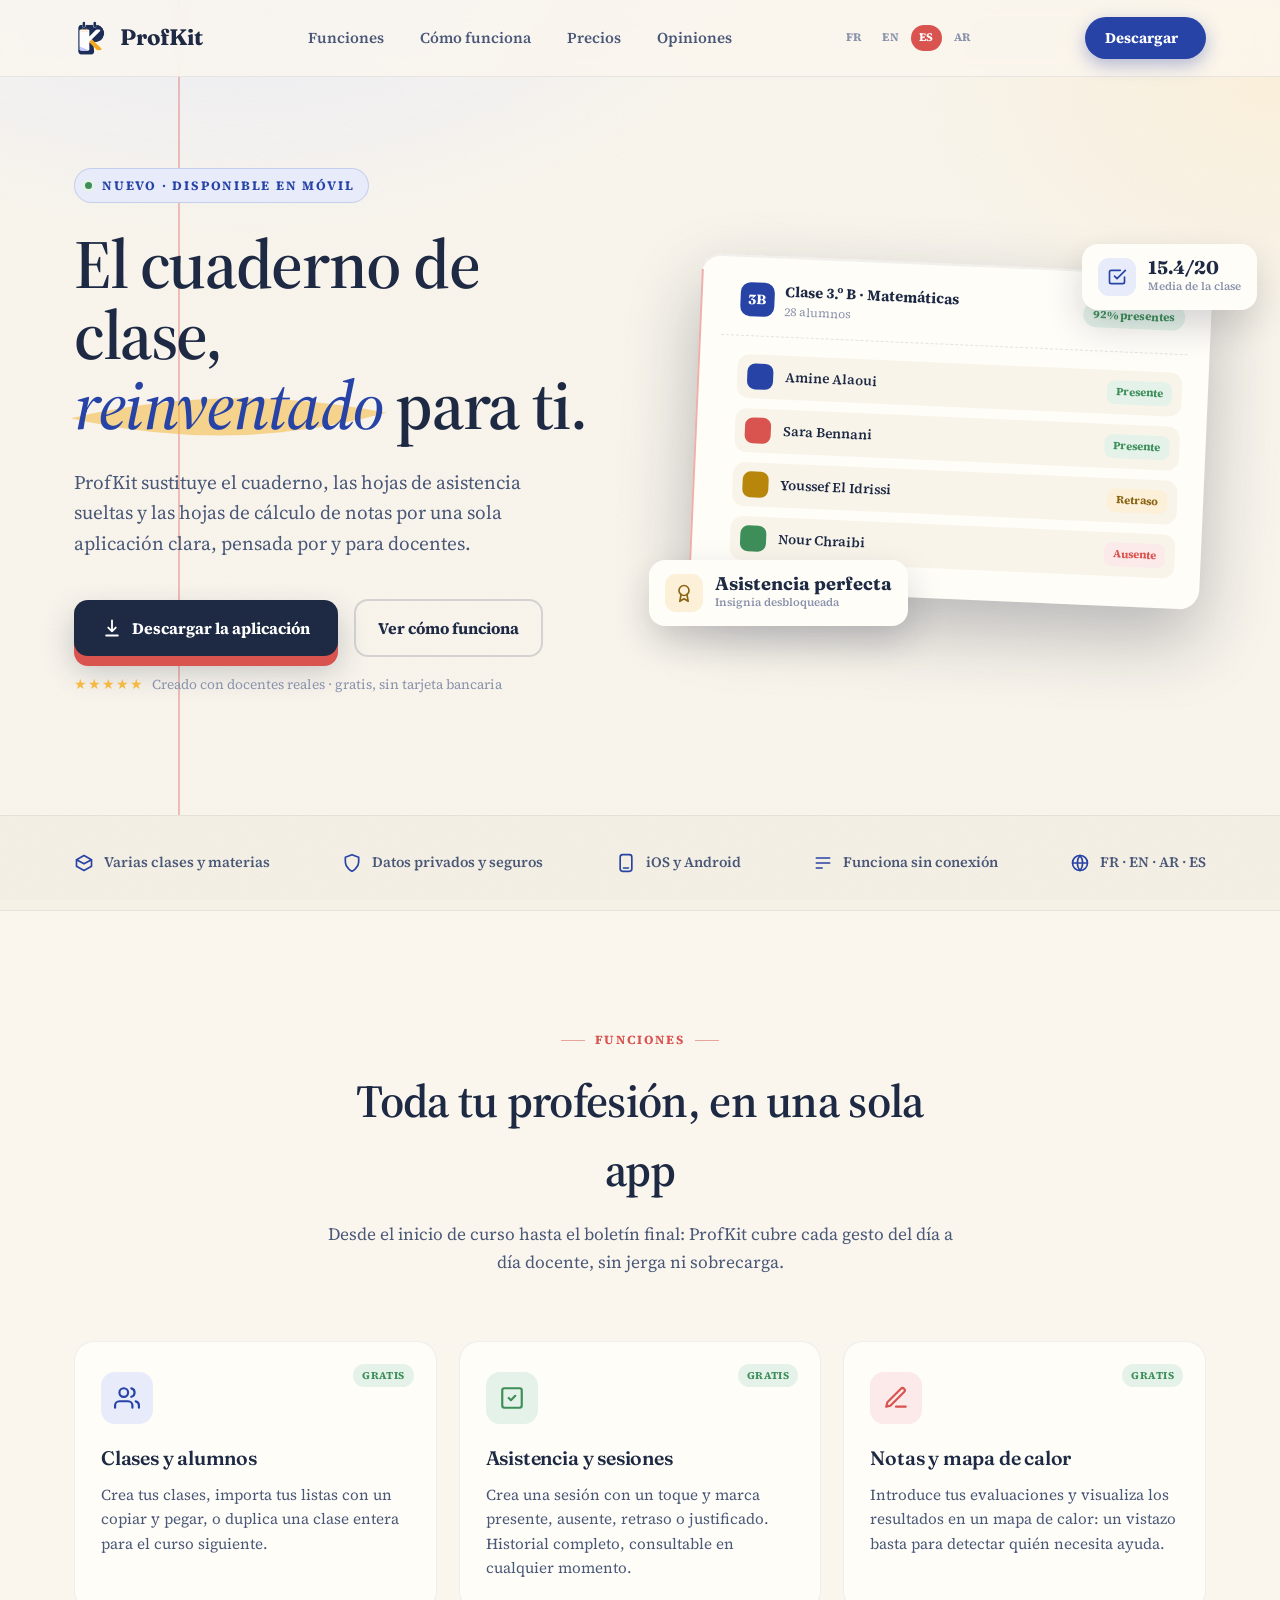
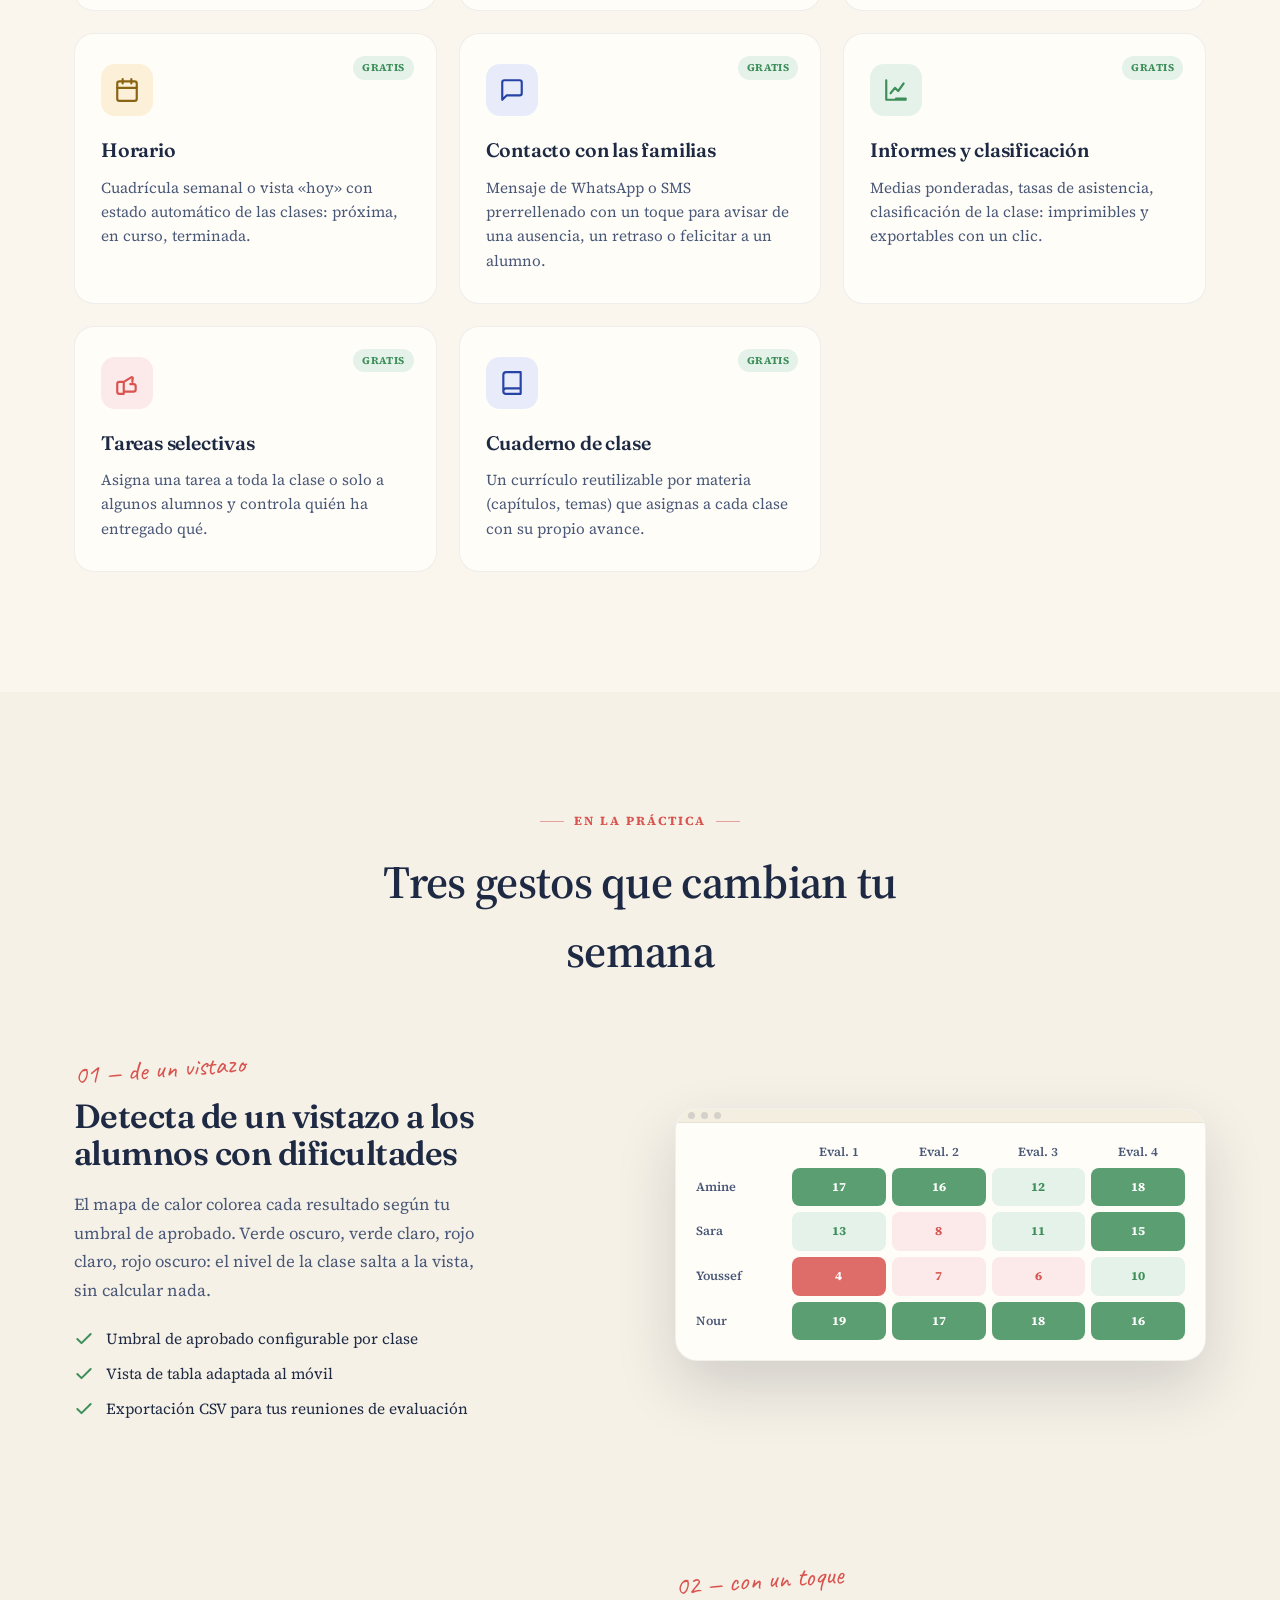
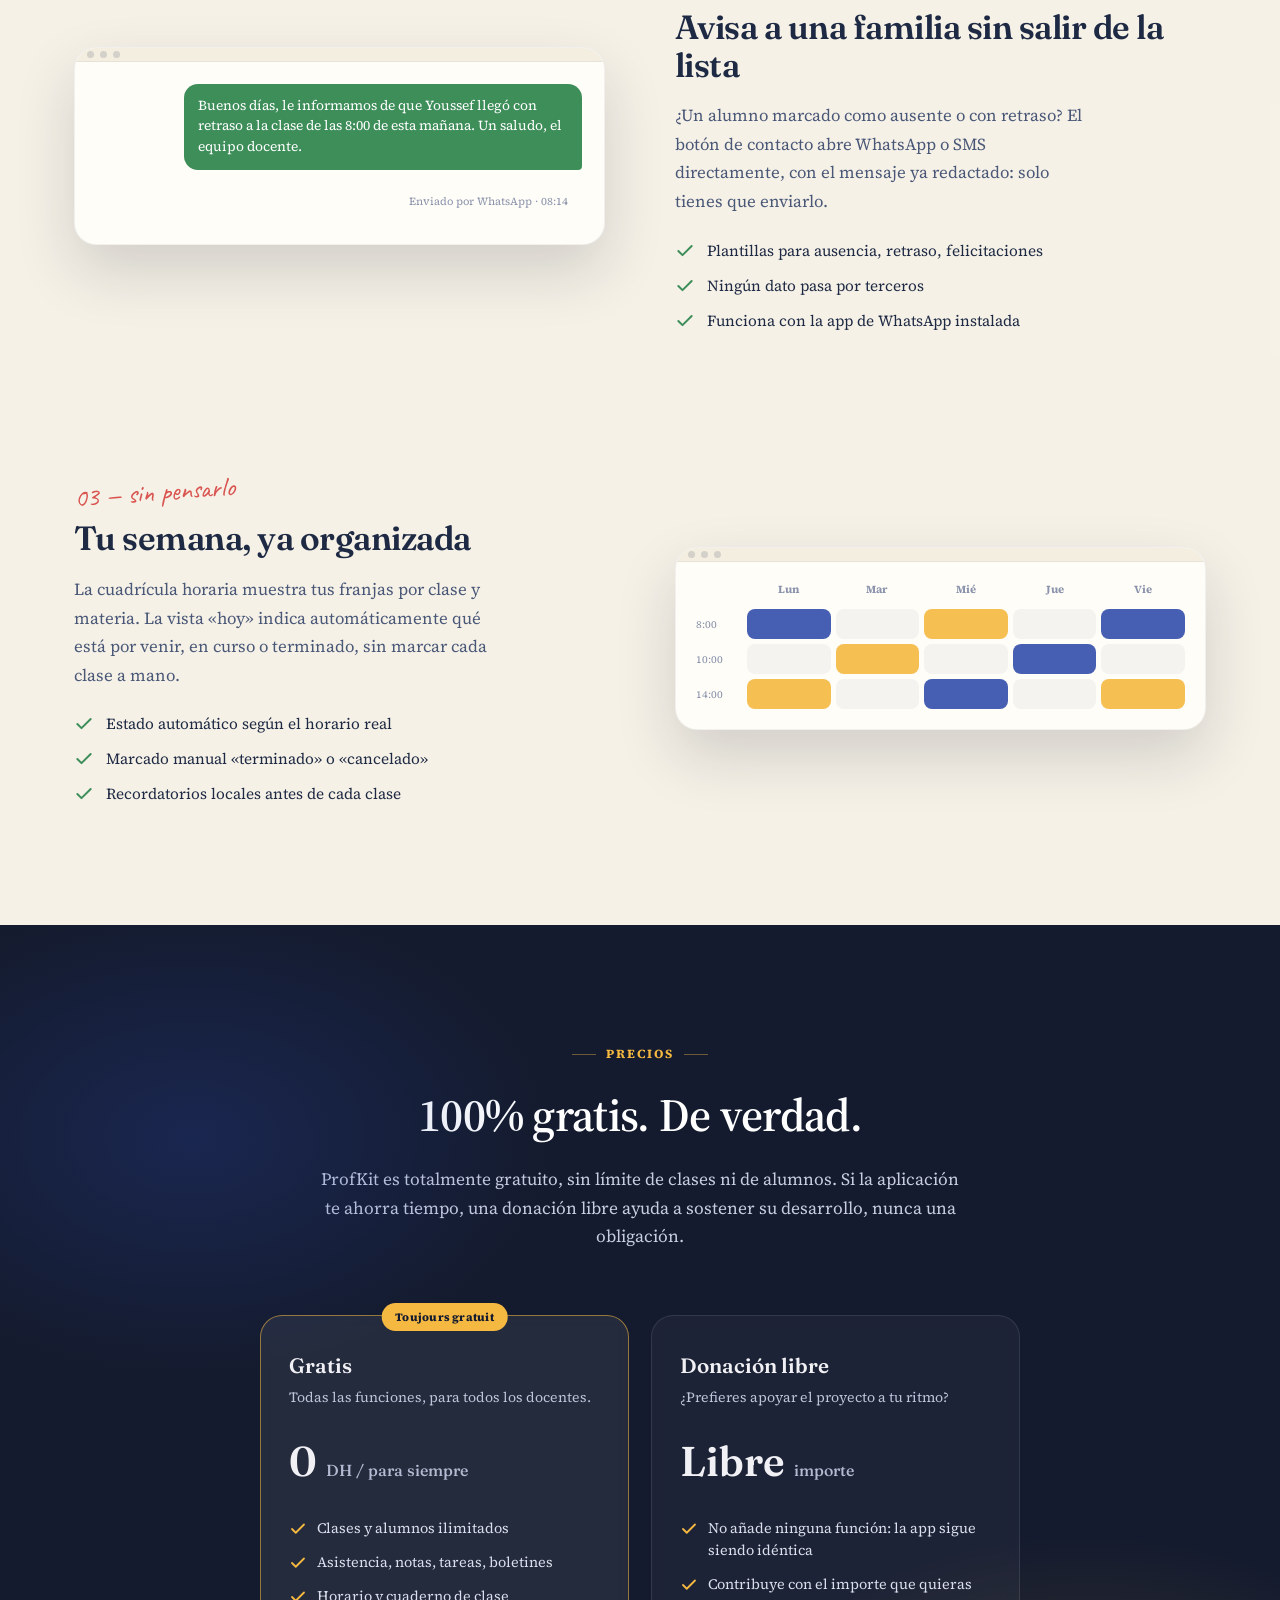
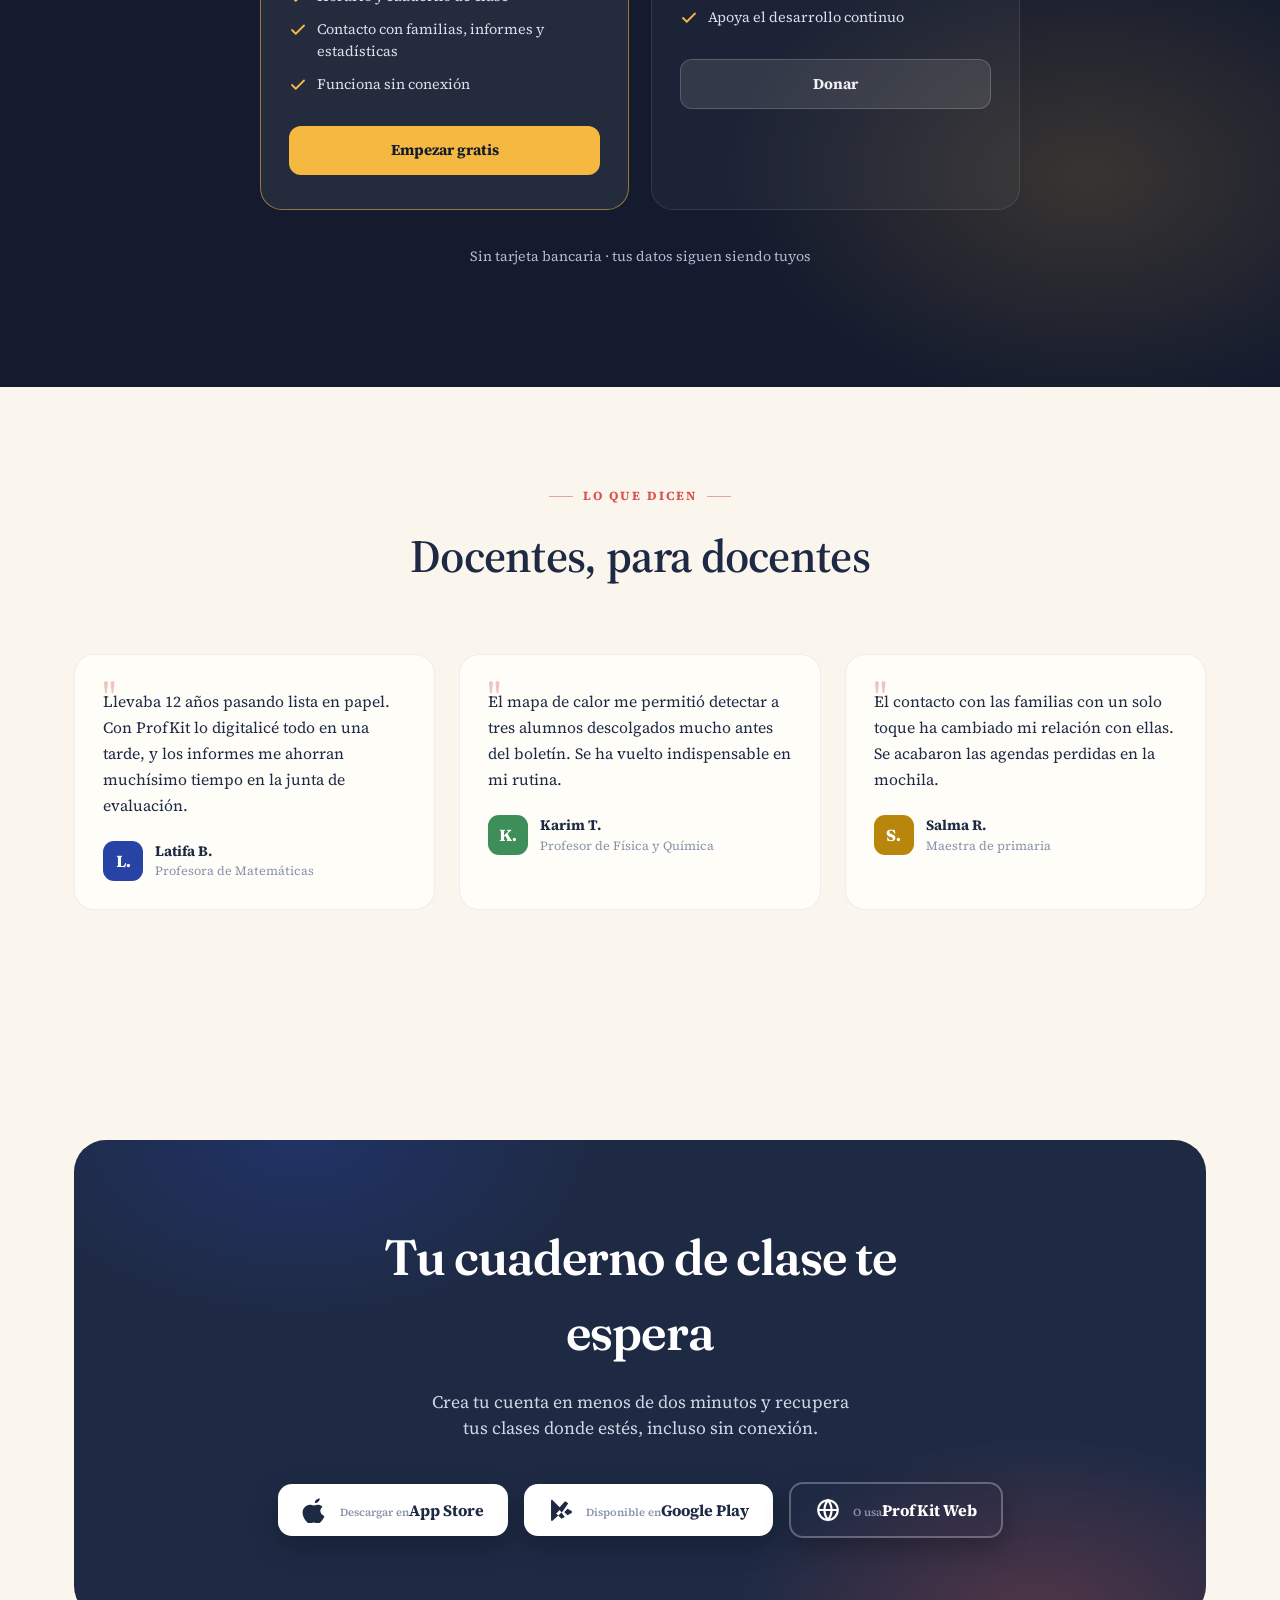
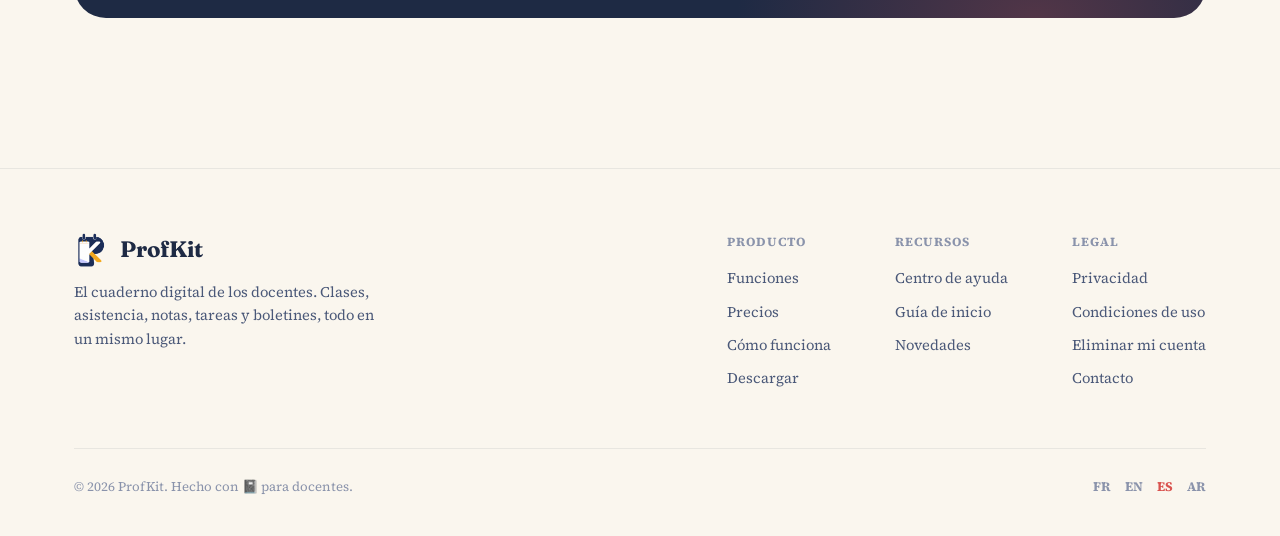
<file: es/index.html>
<!doctype html>
<html lang="es" dir="ltr">
<head>
<meta charset="UTF-8" />
<meta name="viewport" content="width=device-width, initial-scale=1, viewport-fit=cover" />
<title>ProfKit — El cuaderno digital del docente</title>
<meta name="description" content="ProfKit: clases, asistencia, notas, tareas, horario y boletines — el cuaderno del docente, reinventado. 100% gratis, donación libre." />
<link rel="icon" href="[data-uri]" />

<link rel="preconnect" href="https://fonts.googleapis.com">
<link rel="preconnect" href="https://fonts.gstatic.com" crossorigin>
<link href="https://fonts.googleapis.com/css2?family=Fraunces:ital,opsz,wght@0,9..144,400;0,9..144,500;0,9..144,600;0,9..144,700;1,9..144,500&family=Caveat:wght@600;700&family=Source+Serif+4:ital,opsz,wght@0,8..60,400;0,8..60,500;0,8..60,600;1,8..60,500&display=swap" rel="stylesheet">

<style>
:root{
  --paper: 250 246 238;
  --paper-soft: 244 238 225;
  --paper-card: 255 253 248;
  --ink: 30 42 68;
  --ink-soft: 74 88 120;
  --ink-faint: 138 147 171;
  --pen: 39 67 166;
  --pen-deep: 29 51 128;
  --pen-wash: 232 236 250;
  --margin: 217 83 79;
  --margin-wash: 251 234 233;
  --highlight: 245 184 65;
  --highlight-wash: 252 240 216;
  --leaf: 62 142 90;
  --leaf-wash: 228 242 233;
  --navy: 20 27 46;
  --navy-soft: 30 40 66;
}
*,*::before,*::after{box-sizing:border-box;margin:0;padding:0}
html{scroll-behavior:smooth}
body{
  background: rgb(var(--paper));
  color: rgb(var(--ink));
  font-family:'Source Serif 4', Georgia, serif;
  line-height:1.5;
  -webkit-font-smoothing:antialiased;
  overflow-x:hidden;
}
img{max-width:100%;display:block}
a{color:inherit;text-decoration:none}
.display{font-family:'Fraunces', Georgia, serif;}
.hand{font-family:'Caveat', cursive;}

/* paper grain */
body::before{
  content:'';
  position:fixed; inset:0;
  pointer-events:none;
  z-index:1;
  opacity:.5;
  mix-blend-mode:multiply;
  background-image:url("data:image/svg+xml,%3Csvg xmlns='http://www.w3.org/2000/svg' width='180' height='180'%3E%3Cfilter id='n'%3E%3CfeTurbulence type='fractalNoise' baseFrequency='0.9' numOctaves='2' stitchTiles='stitch'/%3E%3CfeColorMatrix type='matrix' values='0 0 0 0 0  0 0 0 0 0  0 0 0 0 0  0 0 0 0.035 0'/%3E%3C/filter%3E%3Crect width='100%25' height='100%25' filter='url(%23n)'/%3E%3C/svg%3E");
}

.wrap{max-width:1180px; margin:0 auto; padding:0 24px}

/* ---------------- Nav ---------------- */
header.nav{
  position:fixed; top:0; left:0; right:0; z-index:100;
  background: rgb(var(--paper) / .82);
  backdrop-filter: blur(10px) saturate(1.4);
  border-bottom:1px solid rgb(var(--ink) / .08);
  transition: box-shadow .3s ease;
}
header.nav.scrolled{ box-shadow: 0 6px 24px rgb(var(--ink) / .06); }
.nav-inner{ display:flex; align-items:center; justify-content:space-between; height:76px; }
.brand{ display:flex; align-items:center; gap:12px; }
.brand img{ height:34px; width:auto; }
.brand-name{ font-family:'Fraunces', serif; font-weight:700; font-size:1.4rem; letter-spacing:-.01em; }
.nav-links{ display:flex; align-items:center; gap:36px; }
.nav-links a{
  font-size:.95rem; font-weight:600; color: rgb(var(--ink-soft));
  position:relative; padding:4px 0;
}
.nav-links a::after{
  content:''; position:absolute; left:0; bottom:-2px; height:2px; width:0;
  background: rgb(var(--margin)); transition: width .25s ease;
}
.nav-links a:hover{ color: rgb(var(--ink)); }
.nav-links a:hover::after{ width:100%; }
.nav-cta{
  display:inline-flex; align-items:center; gap:8px;
  background: rgb(var(--pen)); color:#fff !important;
  padding:10px 20px; border-radius:999px; font-weight:700; font-size:.92rem;
  box-shadow: 0 6px 18px rgb(var(--pen) / .35);
  transition: transform .2s ease, box-shadow .2s ease;
}
.nav-cta:hover{ transform: translateY(-2px); box-shadow: 0 10px 24px rgb(var(--pen) / .42); }
.nav-toggle{ display:none; }
/* Sélecteur de langue de l'en-tête. Délibérément hors de .nav-links, qui
   passe en display:none sous 980px : placé dedans, il disparaîtrait sur
   téléphone, c'est-à-dire sur la majorité des visites. */
.nav-langs{ display:flex; align-items:center; gap:4px; }
.nav-langs a{
  font-size:.72rem; font-weight:700; letter-spacing:.03em;
  color: rgb(var(--ink-faint)); padding:4px 8px; border-radius:999px;
  transition: color .2s ease, background .2s ease;
}
.nav-langs a:hover{ color: rgb(var(--ink)); background: rgb(var(--ink) / .07); }
.nav-langs a[aria-current="page"]{ color:#fff; background: rgb(var(--margin)); }

/* ---------------- Hero ---------------- */
.hero{
  position:relative;
  padding:168px 0 120px;
  overflow:hidden;
  background:
    radial-gradient(ellipse 900px 500px at 18% -8%, rgb(var(--pen-wash) / .9), transparent 60%),
    radial-gradient(ellipse 700px 500px at 100% 10%, rgb(var(--highlight-wash) / .8), transparent 55%);
}
.hero .wrap{ position:relative; display:grid; grid-template-columns: 1.05fr .95fr; gap:56px; align-items:center; z-index:2; }
.hero-margin-rule{
  position:absolute; top:0; bottom:0; left:calc((100vw - 1180px)/2 + 128px);
  width:2px; background: rgb(var(--margin) / .35);
  z-index:1;
}
.eyebrow{
  display:inline-flex; align-items:center; gap:10px;
  font-size:.8rem; font-weight:700; letter-spacing:.14em; text-transform:uppercase;
  color: rgb(var(--pen)); background: rgb(var(--pen-wash)); border:1px solid rgb(var(--pen) / .18);
  padding:7px 14px 7px 10px; border-radius:999px; margin-bottom:26px;
}
.eyebrow .dot{ width:7px; height:7px; border-radius:50%; background: rgb(var(--leaf)); box-shadow:0 0 0 3px rgb(var(--leaf-wash)); }
h1.hero-title{
  font-size: clamp(2.6rem, 5.4vw, 4.4rem);
  font-weight:600; line-height:1.02; letter-spacing:-.02em;
  color: rgb(var(--ink));
}
h1.hero-title em{
  font-style:italic; font-weight:500; color: rgb(var(--pen));
  position:relative; display:inline-block;
}
h1.hero-title .stamp-word{ position:relative; display:inline-block; }
h1.hero-title .stamp-word svg{ position:absolute; left:-4%; top:-14%; width:108%; height:135%; z-index:-1; }
.hero-sub{
  margin-top:26px; font-size:1.2rem; color: rgb(var(--ink-soft)); max-width:46ch; line-height:1.6;
}
.hero-actions{ display:flex; flex-wrap:wrap; align-items:center; gap:16px; margin-top:40px; }
.btn{
  display:inline-flex; align-items:center; gap:10px; justify-content:center;
  font-weight:700; font-size:1rem; border-radius:14px; cursor:pointer; border:none;
  font-family:'Source Serif 4', Georgia, serif;
  transition: transform .22s cubic-bezier(.2,.8,.2,1), box-shadow .22s ease, background .22s ease;
}
.btn-primary{
  background: rgb(var(--ink)); color:#fff; padding:16px 28px;
  box-shadow: 0 10px 0 rgb(var(--margin)), 0 14px 30px rgb(var(--ink) / .25);
}
.btn-primary:hover{ transform: translate(0,-3px); box-shadow: 0 13px 0 rgb(var(--margin)), 0 20px 36px rgb(var(--ink) / .3); }
.btn-primary:active{ transform: translate(0,2px); box-shadow: 0 6px 0 rgb(var(--margin)), 0 8px 18px rgb(var(--ink) / .25); }
.btn-ghost{
  background: transparent; color: rgb(var(--ink)); padding:15px 22px;
  border:2px solid rgb(var(--ink) / .16);
}
.btn-ghost:hover{ border-color: rgb(var(--ink) / .4); transform: translateY(-2px); }
.btn svg{ width:20px; height:20px; flex:none; }
.hero-note{ margin-top:18px; font-size:.85rem; color: rgb(var(--ink-faint)); display:flex; align-items:center; gap:8px; }
.stars{ color: rgb(var(--highlight)); letter-spacing:1px; }

/* hero visual: notebook mock */
.hero-visual{ position:relative; perspective:1600px; }
.book-mock{
  position:relative; background: rgb(var(--paper-card));
  border-radius:20px; box-shadow: 0 30px 70px rgb(20 27 46 / .28), 0 2px 0 rgb(var(--ink) / .06) inset;
  transform: rotate(2.5deg);
  padding:22px 22px 26px;
  animation: float 6s ease-in-out infinite;
}
@keyframes float{ 0%,100%{ transform: rotate(2.5deg) translateY(0);} 50%{ transform: rotate(2.5deg) translateY(-10px);} }
.book-mock::before{
  content:''; position:absolute; left:0; top:16px; bottom:16px; width:2px; background: rgb(var(--margin) / .45);
}
.book-topbar{ display:flex; align-items:center; justify-content:space-between; padding:2px 4px 16px 18px; border-bottom:1px dashed rgb(var(--ink)/.12); }
.book-topbar .who{ display:flex; align-items:center; gap:10px; }
.avatar-sm{ width:34px; height:34px; border-radius:10px; background: rgb(var(--pen)); color:#fff; display:flex; align-items:center; justify-content:center; font-family:'Fraunces',serif; font-weight:700; font-size:.85rem; }
.book-topbar .name{ font-weight:700; font-size:.92rem; }
.book-topbar .sub{ font-size:.75rem; color: rgb(var(--ink-faint)); }
.pill{ font-size:.7rem; font-weight:700; background: rgb(var(--leaf-wash)); color: rgb(var(--leaf)); padding:5px 10px; border-radius:999px; }
.book-body{ padding:18px 4px 4px 18px; display:flex; flex-direction:column; gap:10px; }
.roll-row{ display:flex; align-items:center; gap:12px; padding:9px 10px; border-radius:12px; background: rgb(var(--paper-soft) / .6); }
.roll-row .dot-ava{ width:26px; height:26px; border-radius:8px; flex:none; }
.roll-row .rname{ font-size:.85rem; font-weight:600; flex:1; }
.chip{ font-size:.68rem; font-weight:700; padding:4px 9px; border-radius:8px; }
.chip.present{ background: rgb(var(--leaf-wash)); color: rgb(var(--leaf)); }
.chip.late{ background: rgb(var(--highlight-wash)); color:#8a6412; }
.chip.absent{ background: rgb(var(--margin-wash)); color: rgb(var(--margin)); }
.float-card{
  position:absolute; background: rgb(var(--paper-card)); border-radius:16px; padding:14px 16px;
  box-shadow: 0 16px 36px rgb(20 27 46 / .18); display:flex; align-items:center; gap:12px;
}
.float-card.grade{ top:-6%; right:-10%; animation: float 5s ease-in-out infinite; animation-delay:.3s; }
.float-card.badge{ bottom:-8%; left:-9%; animation: float 5.6s ease-in-out infinite; animation-delay:.6s; }
.float-card .ico{ width:38px; height:38px; border-radius:11px; display:flex; align-items:center; justify-content:center; flex:none; }
.float-card.grade .ico{ background: rgb(var(--pen-wash)); color: rgb(var(--pen)); }
.float-card.badge .ico{ background: rgb(var(--highlight-wash)); color:#8a6412; }
.float-card .big{ font-family:'Fraunces',serif; font-weight:700; font-size:1.15rem; line-height:1; }
.float-card .lbl{ font-size:.7rem; color: rgb(var(--ink-faint)); font-weight:600; }

/* ---------------- Logo strip ---------------- */
.strip{ padding:36px 0; border-top:1px solid rgb(var(--ink)/.07); border-bottom:1px solid rgb(var(--ink)/.07); background: rgb(var(--paper-soft)/.5); }
.strip .wrap{ display:flex; align-items:center; justify-content:space-between; gap:28px; flex-wrap:wrap; }
.strip-item{ display:flex; align-items:center; gap:10px; font-size:.9rem; font-weight:600; color: rgb(var(--ink-soft)); white-space:nowrap; }
.strip-item svg{ width:20px; height:20px; color: rgb(var(--pen)); flex:none; }

/* ---------------- Section shell ---------------- */
section{ padding:120px 0; position:relative; }
.section-head{ max-width:640px; margin:0 auto 64px; text-align:center; }
.kicker{
  font-size:.78rem; font-weight:700; letter-spacing:.16em; text-transform:uppercase; color: rgb(var(--margin));
  display:flex; align-items:center; justify-content:center; gap:10px; margin-bottom:16px;
}
.kicker::before,.kicker::after{ content:''; width:24px; height:1px; background: rgb(var(--margin)/.5); }
.section-title{ font-size: clamp(2rem, 3.6vw, 2.9rem); font-weight:600; letter-spacing:-.015em; }
.section-sub{ margin-top:16px; font-size:1.08rem; color: rgb(var(--ink-soft)); line-height:1.65; }

/* ---------------- Features grid ---------------- */
.feat-grid{ display:grid; grid-template-columns:repeat(3,1fr); gap:22px; }
.feat-card{
  background: rgb(var(--paper-card)); border:1px solid rgb(var(--ink)/.07); border-radius:20px; padding:30px 26px;
  position:relative; overflow:hidden;
  opacity:0; transform: translateY(28px);
  transition: transform .5s cubic-bezier(.2,.8,.2,1), box-shadow .3s ease, border-color .3s ease;
}
.feat-card.in{ opacity:1; transform:none; }
.feat-card:hover{ box-shadow: 0 20px 40px rgb(20 27 46 / .1); border-color: rgb(var(--ink)/.14); transform: translateY(-6px); }
.feat-card .fico{
  width:52px; height:52px; border-radius:14px; display:flex; align-items:center; justify-content:center; margin-bottom:20px;
}
.feat-card .fico svg{ width:26px; height:26px; }
.feat-card h3{ font-family:'Fraunces',serif; font-weight:600; font-size:1.22rem; margin-bottom:10px; letter-spacing:-.01em; }
.feat-card p{ color: rgb(var(--ink-soft)); font-size:.95rem; line-height:1.6; }
.feat-card .tag{
  position:absolute; top:22px; right:22px; font-size:.65rem; font-weight:700; letter-spacing:.04em;
  padding:4px 9px; border-radius:999px; text-transform:uppercase;
}
.tag.free{ background: rgb(var(--leaf-wash)); color: rgb(var(--leaf)); }
.tag.pro{ background: rgb(var(--highlight-wash)); color:#8a6412; }

/* icon color variants */
.c-pen{ background: rgb(var(--pen-wash)); color: rgb(var(--pen)); }
.c-margin{ background: rgb(var(--margin-wash)); color: rgb(var(--margin)); }
.c-leaf{ background: rgb(var(--leaf-wash)); color: rgb(var(--leaf)); }
.c-gold{ background: rgb(var(--highlight-wash)); color:#8a6412; }

/* ---------------- Showcase (alternating) ---------------- */
.showcase{ display:flex; flex-direction:column; gap:140px; }
.show-row{ display:grid; grid-template-columns:1fr 1fr; gap:70px; align-items:center; }
.show-row.rev .show-copy{ order:2; }
.show-row.rev .show-visual{ order:1; }
.show-index{ font-family:'Caveat', cursive; font-size:1.7rem; color: rgb(var(--margin)); transform: rotate(-4deg); display:inline-block; margin-bottom:8px; }
.show-copy h3{ font-family:'Fraunces',serif; font-weight:600; font-size:2.1rem; letter-spacing:-.015em; margin-bottom:18px; line-height:1.12; }
.show-copy p{ color: rgb(var(--ink-soft)); font-size:1.05rem; line-height:1.7; margin-bottom:22px; max-width:46ch; }
.show-list{ display:flex; flex-direction:column; gap:12px; }
.show-list li{ display:flex; align-items:flex-start; gap:12px; font-size:.96rem; color: rgb(var(--ink)); }
.show-list li svg{ width:20px; height:20px; flex:none; margin-top:2px; color: rgb(var(--leaf)); }
.show-visual{ position:relative; }
.show-visual .card{
  background: rgb(var(--paper-card)); border-radius:22px; box-shadow: 0 26px 60px rgb(20 27 46 / .16);
  border:1px solid rgb(var(--ink)/.06); overflow:hidden;
}
.mini-bar{ height:14px; background: rgb(var(--paper-soft)); border-bottom:1px solid rgb(var(--ink)/.06); display:flex; align-items:center; gap:6px; padding:0 12px; }
.mini-bar span{ width:7px; height:7px; border-radius:50%; background: rgb(var(--ink)/.15); }

/* heatmap demo */
.heatmap{ padding:20px; display:grid; grid-template-columns: 90px repeat(4,1fr); gap:6px; }
.heatmap .hcell{ border-radius:8px; padding:10px 6px; text-align:center; font-size:.78rem; font-weight:700; }
.heatmap .hname{ font-size:.78rem; font-weight:600; display:flex; align-items:center; color: rgb(var(--ink-soft)); }
.hh1{ background: rgb(var(--leaf) / .85); color:#fff; }
.hh2{ background: rgb(var(--leaf-wash)); color: rgb(var(--leaf)); }
.hh3{ background: rgb(var(--margin-wash)); color: rgb(var(--margin)); }
.hh4{ background: rgb(var(--margin) / .85); color:#fff; }

/* schedule grid demo */
.sched{ padding:20px; display:grid; grid-template-columns: 46px repeat(5,1fr); gap:5px; }
.sched .shead{ font-size:.68rem; font-weight:700; color: rgb(var(--ink-faint)); text-align:center; padding-bottom:6px; }
.sched .stime{ font-size:.65rem; color: rgb(var(--ink-faint)); padding-top:8px; }
.sched .sslot{ border-radius:8px; min-height:30px; }
.s-math{ background: rgb(var(--pen) / .85); }
.s-phys{ background: rgb(var(--highlight) / .9); }
.s-emp{ background: rgb(var(--ink)/.045); }

/* chat/whatsapp demo */
.chatcard{ padding:22px; display:flex; flex-direction:column; gap:12px; }
.bubble{ max-width:82%; padding:12px 14px; border-radius:14px; font-size:.86rem; line-height:1.5; }
.bubble.out{ align-self:flex-end; background: rgb(var(--leaf)); color:#fff; border-bottom-right-radius:4px; }
.bubble.meta{ font-size:.68rem; color: rgb(var(--ink-faint)); align-self:flex-end; }

/* ---------------- Monetization / pricing ---------------- */
.pricing-wrap{ background: rgb(var(--navy)); color: rgb(240 240 245); position:relative; overflow:hidden; }
.pricing-wrap::before{
  content:''; position:absolute; inset:0;
  background: radial-gradient(600px 400px at 15% 20%, rgb(var(--pen) / .28), transparent 60%),
              radial-gradient(600px 400px at 85% 80%, rgb(var(--highlight) / .16), transparent 60%);
}
.pricing-wrap .section-title, .pricing-wrap .kicker{ color:#fff; }
.pricing-wrap .kicker{ color: rgb(var(--highlight)); }
.pricing-wrap .kicker::before,.pricing-wrap .kicker::after{ background: rgb(var(--highlight)/.4); }
.pricing-wrap .section-sub{ color: rgb(200 206 224); }
.price-grid{ display:grid; grid-template-columns:repeat(3,1fr); gap:22px; position:relative; z-index:2; }
.price-card{
  background: rgb(255 255 255 / .04); border:1px solid rgb(255 255 255 / .1); border-radius:22px; padding:34px 28px;
  backdrop-filter: blur(6px);
  transition: transform .3s ease, border-color .3s ease, background .3s ease;
}
.price-card:hover{ transform: translateY(-6px); border-color: rgb(255 255 255 / .22); background: rgb(255 255 255 / .06); }
.price-card.featured{ border-color: rgb(var(--highlight) / .55); background: rgb(255 255 255 / .07); position:relative; }
.price-card.featured::after{
  content:'Toujours gratuit'; position:absolute; top:-13px; left:50%; transform:translateX(-50%);
  background: rgb(var(--highlight)); color: rgb(var(--navy)); font-size:.7rem; font-weight:800;
  padding:6px 14px; border-radius:999px; letter-spacing:.02em;
}
.price-name{ font-family:'Fraunces',serif; font-weight:600; font-size:1.3rem; margin-bottom:6px; }
.price-desc{ font-size:.88rem; color: rgb(190 196 218); margin-bottom:22px; }
.price-amount{ font-family:'Fraunces',serif; font-size:2.6rem; font-weight:600; }
.price-amount span{ font-size:1rem; font-weight:500; color: rgb(180 186 210); }
.price-list{ margin:26px 0 30px; display:flex; flex-direction:column; gap:12px; }
.price-list li{ display:flex; gap:10px; font-size:.9rem; color: rgb(220 224 238); align-items:flex-start; }
.price-list li svg{ width:18px; height:18px; color: rgb(var(--highlight)); flex:none; margin-top:2px; }
.price-btn{
  display:block; text-align:center; width:100%; padding:13px; border-radius:12px; font-weight:700; font-size:.94rem;
  background: rgb(255 255 255 / .1); border:1px solid rgb(255 255 255 / .18); transition: background .2s ease, transform .2s ease;
}
.price-btn:hover{ background: rgb(255 255 255 / .18); transform: translateY(-2px); }
.price-card.featured .price-btn{ background: rgb(var(--highlight)); color: rgb(var(--navy)); border:none; }
.price-card.featured .price-btn:hover{ background: rgb(255 205 110); }
.price-note{ text-align:center; margin-top:36px; font-size:.88rem; color: rgb(180 186 210); position:relative; z-index:2; }

/* ---------------- Testimonial ---------------- */
.testi-strip{ padding:100px 0; }
.testi-grid{ display:grid; grid-template-columns:repeat(3,1fr); gap:24px; }
.testi-card{
  background: rgb(var(--paper-card)); border:1px solid rgb(var(--ink)/.07); border-radius:20px; padding:28px;
  position:relative;
}
.testi-quote{ font-family:'Fraunces',serif; font-size:2.4rem; color: rgb(var(--margin)/.35); line-height:0; position:relative; top:14px; }
.testi-card p{ font-size:.98rem; line-height:1.65; color: rgb(var(--ink)); margin:6px 0 22px; }
.testi-who{ display:flex; align-items:center; gap:12px; }
.testi-who .ava{ width:40px; height:40px; border-radius:11px; display:flex; align-items:center; justify-content:center; font-family:'Fraunces',serif; font-weight:700; color:#fff; }
.testi-who .n{ font-weight:700; font-size:.9rem; }
.testi-who .r{ font-size:.78rem; color: rgb(var(--ink-faint)); }

/* ---------------- Platforms / final CTA ---------------- */
.cta-final{ position:relative; padding:130px 0 150px; overflow:hidden; }
.cta-card{
  background: rgb(var(--ink)); color:#fff; border-radius:32px; padding:80px 60px; text-align:center; position:relative; overflow:hidden;
}
.cta-card::before{
  content:''; position:absolute; inset:0;
  background: radial-gradient(500px 300px at 20% 0%, rgb(var(--pen)/.35), transparent 60%),
              radial-gradient(500px 300px at 85% 100%, rgb(var(--margin)/.28), transparent 60%);
}
.cta-card > *{ position:relative; z-index:2; }
.cta-card h2{ font-family:'Fraunces',serif; font-weight:600; font-size: clamp(2rem,4vw,3.1rem); letter-spacing:-.02em; max-width:16ch; margin:0 auto 20px; }
.cta-card p{ color: rgb(210 214 230); font-size:1.1rem; max-width:48ch; margin:0 auto 40px; }
.store-row{ display:flex; align-items:center; justify-content:center; gap:16px; flex-wrap:wrap; }
.store-btn{
  display:flex; align-items:center; gap:12px; background:#fff; color: rgb(var(--ink)); padding:13px 24px; border-radius:14px;
  font-weight:700; transition: transform .2s ease, box-shadow .2s ease; box-shadow:0 10px 26px rgb(0 0 0/.25);
}
.store-btn:hover{ transform: translateY(-3px); }
.store-btn svg{ width:26px; height:26px; }
.store-btn .stxt{ text-align:left; line-height:1.15; }
.store-btn .stxt .s1{ font-size:.68rem; color: rgb(var(--ink-faint)); font-weight:600; }
.store-btn .stxt .s2{ font-size:1rem; }
.web-btn{ background: transparent; border:2px solid rgb(255 255 255/.28); color:#fff; }
.web-btn:hover{ border-color:#fff; }

/* ---------------- Footer ---------------- */
footer{ padding:64px 0 40px; border-top:1px solid rgb(var(--ink)/.08); }
.foot-top{ display:flex; justify-content:space-between; gap:40px; flex-wrap:wrap; margin-bottom:48px; }
.foot-brand{ max-width:320px; }
.foot-brand .brand{ margin-bottom:14px; }
.foot-brand p{ color: rgb(var(--ink-soft)); font-size:.92rem; line-height:1.6; }
.foot-cols{ display:flex; gap:64px; flex-wrap:wrap; }
.foot-col h4{ font-size:.78rem; letter-spacing:.08em; text-transform:uppercase; color: rgb(var(--ink-faint)); margin-bottom:16px; font-weight:700; }
.foot-col a{ display:block; font-size:.92rem; color: rgb(var(--ink-soft)); margin-bottom:11px; transition: color .2s ease; }
.foot-col a:hover{ color: rgb(var(--pen)); }
.foot-bottom{ display:flex; justify-content:space-between; align-items:center; flex-wrap:wrap; gap:14px; padding-top:28px; border-top:1px solid rgb(var(--ink)/.08); font-size:.82rem; color: rgb(var(--ink-faint)); }
.foot-langs{ display:flex; gap:14px; }
.foot-langs a{ color: rgb(var(--ink-faint)); text-decoration:none; font-weight:700; transition: color .2s ease; }
.foot-langs a:hover{ color: rgb(var(--margin)); }
.foot-langs a[aria-current="page"]{ color: rgb(var(--margin)); }

/* ---------------- reveal utility ---------------- */
[data-reveal]{ opacity:0; transform: translateY(24px); transition: opacity .6s cubic-bezier(.2,.8,.2,1), transform .6s cubic-bezier(.2,.8,.2,1); }
[data-reveal].in{ opacity:1; transform:none; }

/* ---------------- responsive ---------------- */
@media (max-width: 980px){
  .nav-links{ display:none; }
  .hero .wrap{ grid-template-columns:1fr; }
  .hero-visual{ order:-1; max-width:460px; margin:0 auto; }
  .hero-margin-rule{ display:none; }
  .feat-grid{ grid-template-columns:repeat(2,1fr); }
  .show-row, .show-row.rev{ grid-template-columns:1fr; }
  .show-row.rev .show-copy, .show-row.rev .show-visual{ order:initial; }
  .price-grid{ grid-template-columns:1fr; max-width:420px; margin:0 auto; }
  .testi-grid{ grid-template-columns:1fr; }
  .cta-card{ padding:60px 28px; }
  .strip .wrap{ justify-content:center; }
}
@media (max-width: 620px){
  /* Sur un écran étroit, l'en-tête tient logo + sélecteur + bouton, mais
     plus le nom de la marque : le logo le porte déjà. */
  .brand-name{ display:none; }
  .nav-langs{ gap:0; }
  .nav-langs a{ font-size:.66rem; padding:3px 6px; }
  .feat-grid{ grid-template-columns:1fr; }
  .hero{ padding-top:120px; }
  section{ padding:80px 0; }
  .cta-card{ border-radius:24px; }
}
</style>
</head>
<body>

<header class="nav" id="siteNav">
  <div class="wrap nav-inner">
    <a href="#top" class="brand">
      <img src="[data-uri]" alt="ProfKit" />
      <span class="brand-name">ProfKit</span>
    </a>
    <nav class="nav-links">
      <a href="#fonctionnalites">Funciones</a>
      <a href="#comment">Cómo funciona</a>
      <a href="#tarifs">Precios</a>
      <a href="#avis">Opiniones</a>
    </nav>
    <div class="nav-langs"><a href="/" hreflang="fr">FR</a><a href="/en/" hreflang="en">EN</a><a href="/es/" hreflang="es" aria-current="page">ES</a><a href="/ar/" hreflang="ar">AR</a></div>
    <a href="#telecharger" class="nav-cta">
      Descargar
      <svg viewBox="0 0 24 24" fill="none"><path d="M12 4v11m0 0-4-4m4 4 4-4M5 19h14" stroke="currentColor" stroke-width="2" stroke-linecap="round" stroke-linejoin="round"/></svg>
    </a>
  </div>
</header>

<main id="top">

  <!-- ============ HERO ============ -->
  <section class="hero">
    <div class="hero-margin-rule" aria-hidden="true"></div>
    <div class="wrap">
      <div class="hero-copy">
        <span class="eyebrow"><span class="dot"></span> Nuevo · disponible en móvil</span>
        <h1 class="hero-title">
          El cuaderno de clase,<br/>
          <span class="stamp-word">
            <svg viewBox="0 0 300 90" preserveAspectRatio="none"><path d="M8,55 Q150,90 292,50 Q150,20 8,55" fill="rgb(245 184 65 / .55)"/></svg>
            <em>reinventado</em>
          </span> para ti.
        </h1>
        <p class="hero-sub">ProfKit sustituye el cuaderno, las hojas de asistencia sueltas y las hojas de cálculo de notas por una sola aplicación clara, pensada por y para docentes.</p>
        <div class="hero-actions">
          <a href="#telecharger" class="btn btn-primary">
            <svg viewBox="0 0 24 24" fill="none"><path d="M12 3v13m0 0-4.5-4.5M12 16l4.5-4.5M5 21h14" stroke="currentColor" stroke-width="2.2" stroke-linecap="round" stroke-linejoin="round"/></svg>
            Descargar la aplicación
          </a>
          <a href="#comment" class="btn btn-ghost">Ver cómo funciona</a>
        </div>
        <p class="hero-note"><span class="stars">★★★★★</span> Creado con docentes reales · gratis, sin tarjeta bancaria</p>
      </div>

      <div class="hero-visual" data-reveal>
        <div class="book-mock">
          <div class="book-topbar">
            <div class="who">
              <span class="avatar-sm">3B</span>
              <div>
                <div class="name">Clase 3.º B · Matemáticas</div>
                <div class="sub">28 alumnos</div>
              </div>
            </div>
            <span class="pill">92% presentes</span>
          </div>
          <div class="book-body">
            <div class="roll-row"><span class="dot-ava" style="background:#2743A6"></span><span class="rname">Amine Alaoui</span><span class="chip present">Presente</span></div>
            <div class="roll-row"><span class="dot-ava" style="background:#D9534F"></span><span class="rname">Sara Bennani</span><span class="chip present">Presente</span></div>
            <div class="roll-row"><span class="dot-ava" style="background:#B8860B"></span><span class="rname">Youssef El Idrissi</span><span class="chip late">Retraso</span></div>
            <div class="roll-row"><span class="dot-ava" style="background:#3E8E5A"></span><span class="rname">Nour Chraibi</span><span class="chip absent">Ausente</span></div>
          </div>
        </div>
        <div class="float-card grade">
          <div class="ico"><svg viewBox="0 0 24 24" fill="none" width="20" height="20"><path d="M9 11l3 3L22 4M21 12v6a2 2 0 0 1-2 2H5a2 2 0 0 1-2-2V6a2 2 0 0 1 2-2h11" stroke="currentColor" stroke-width="2" stroke-linecap="round" stroke-linejoin="round"/></svg></div>
          <div><div class="big">15.4/20</div><div class="lbl">Media de la clase</div></div>
        </div>
        <div class="float-card badge">
          <div class="ico"><svg viewBox="0 0 24 24" fill="none" width="20" height="20"><path d="M12 15a6 6 0 1 0 0-12 6 6 0 0 0 0 12Z" stroke="currentColor" stroke-width="2"/><path d="M8.5 13.5 7 22l5-3 5 3-1.5-8.5" stroke="currentColor" stroke-width="2" stroke-linecap="round" stroke-linejoin="round"/></svg></div>
          <div><div class="big">Asistencia perfecta</div><div class="lbl">Insignia desbloqueada</div></div>
        </div>
      </div>
    </div>
  </section>

  <!-- ============ LOGO / TRUST STRIP ============ -->
  <div class="strip">
    <div class="wrap">
      <div class="strip-item"><svg viewBox="0 0 24 24" fill="none"><path d="M12 3 3 8l9 5 9-5-9-5Z" stroke="currentColor" stroke-width="2" stroke-linejoin="round"/><path d="M3 8v8l9 5 9-5V8" stroke="currentColor" stroke-width="2" stroke-linejoin="round"/></svg> Varias clases y materias</div>
      <div class="strip-item"><svg viewBox="0 0 24 24" fill="none"><path d="M12 22s8-4.5 8-11V5l-8-3-8 3v6c0 6.5 8 11 8 11Z" stroke="currentColor" stroke-width="2" stroke-linejoin="round"/></svg> Datos privados y seguros</div>
      <div class="strip-item"><svg viewBox="0 0 24 24" fill="none"><rect x="5" y="2" width="14" height="20" rx="3" stroke="currentColor" stroke-width="2"/><path d="M9 18h6" stroke="currentColor" stroke-width="2" stroke-linecap="round"/></svg> iOS y Android</div>
      <div class="strip-item"><svg viewBox="0 0 24 24" fill="none"><path d="M4 6h16M4 12h16M4 18h7" stroke="currentColor" stroke-width="2" stroke-linecap="round"/></svg> Funciona sin conexión</div>
      <div class="strip-item"><svg viewBox="0 0 24 24" fill="none"><circle cx="12" cy="12" r="9" stroke="currentColor" stroke-width="2"/><path d="M3 12h18M12 3a14 14 0 0 1 0 18 14 14 0 0 1 0-18Z" stroke="currentColor" stroke-width="2"/></svg> FR · EN · AR · ES</div>
    </div>
  </div>

  <!-- ============ FEATURES GRID ============ -->
  <section id="fonctionnalites">
    <div class="wrap">
      <div class="section-head" data-reveal>
        <span class="kicker">Funciones</span>
        <h2 class="section-title">Toda tu profesión, en una sola app</h2>
        <p class="section-sub">Desde el inicio de curso hasta el boletín final: ProfKit cubre cada gesto del día a día docente, sin jerga ni sobrecarga.</p>
      </div>

      <div class="feat-grid">
        <div class="feat-card" data-reveal>
          <span class="tag free">Gratis</span>
          <div class="fico c-pen"><svg viewBox="0 0 24 24" fill="none"><path d="M17 21v-2a4 4 0 0 0-4-4H5a4 4 0 0 0-4 4v2M9 11a4 4 0 1 0 0-8 4 4 0 0 0 0 8ZM23 21v-2a4 4 0 0 0-3-3.87M16 3.13a4 4 0 0 1 0 7.75" stroke="currentColor" stroke-width="2" stroke-linecap="round" stroke-linejoin="round"/></svg></div>
          <h3>Clases y alumnos</h3>
          <p>Crea tus clases, importa tus listas con un copiar y pegar, o duplica una clase entera para el curso siguiente.</p>
        </div>

        <div class="feat-card" data-reveal>
          <span class="tag free">Gratis</span>
          <div class="fico c-leaf"><svg viewBox="0 0 24 24" fill="none"><path d="m9 12 2 2 4-4M5 3h14a2 2 0 0 1 2 2v14a2 2 0 0 1-2 2H5a2 2 0 0 1-2-2V5a2 2 0 0 1 2-2Z" stroke="currentColor" stroke-width="2" stroke-linecap="round" stroke-linejoin="round"/></svg></div>
          <h3>Asistencia y sesiones</h3>
          <p>Crea una sesión con un toque y marca presente, ausente, retraso o justificado. Historial completo, consultable en cualquier momento.</p>
        </div>

        <div class="feat-card" data-reveal>
          <span class="tag free">Gratis</span>
          <div class="fico c-margin"><svg viewBox="0 0 24 24" fill="none"><path d="M12 20h9M16.5 3.5a2.12 2.12 0 0 1 3 3L7 19l-4 1 1-4 12.5-12.5Z" stroke="currentColor" stroke-width="2" stroke-linecap="round" stroke-linejoin="round"/></svg></div>
          <h3>Notas y mapa de calor</h3>
          <p>Introduce tus evaluaciones y visualiza los resultados en un mapa de calor: un vistazo basta para detectar quién necesita ayuda.</p>
        </div>

        <div class="feat-card" data-reveal>
          <span class="tag free">Gratis</span>
          <div class="fico c-gold"><svg viewBox="0 0 24 24" fill="none"><rect x="3" y="4" width="18" height="18" rx="2" stroke="currentColor" stroke-width="2"/><path d="M16 2v4M8 2v4M3 10h18" stroke="currentColor" stroke-width="2" stroke-linecap="round"/></svg></div>
          <h3>Horario</h3>
          <p>Cuadrícula semanal o vista «hoy» con estado automático de las clases: próxima, en curso, terminada.</p>
        </div>

        <div class="feat-card" data-reveal>
          <span class="tag free">Gratis</span>
          <div class="fico c-pen"><svg viewBox="0 0 24 24" fill="none"><path d="M21 15a2 2 0 0 1-2 2H7l-4 4V5a2 2 0 0 1 2-2h14a2 2 0 0 1 2 2v10Z" stroke="currentColor" stroke-width="2" stroke-linecap="round" stroke-linejoin="round"/></svg></div>
          <h3>Contacto con las familias</h3>
          <p>Mensaje de WhatsApp o SMS prerrellenado con un toque para avisar de una ausencia, un retraso o felicitar a un alumno.</p>
        </div>

        <div class="feat-card" data-reveal>
          <span class="tag free">Gratis</span>
          <div class="fico c-leaf"><svg viewBox="0 0 24 24" fill="none"><path d="M12 20h9M3 3v18h18M7 15l4-5 3 3 5-7" stroke="currentColor" stroke-width="2" stroke-linecap="round" stroke-linejoin="round"/></svg></div>
          <h3>Informes y clasificación</h3>
          <p>Medias ponderadas, tasas de asistencia, clasificación de la clase: imprimibles y exportables con un clic.</p>
        </div>

        <div class="feat-card" data-reveal>
          <span class="tag free">Gratis</span>
          <div class="fico c-margin"><svg viewBox="0 0 24 24" fill="none"><path d="M9 11H5a2 2 0 0 0-2 2v7a2 2 0 0 0 2 2h4m0-11v11m0-11 6.5-4A1 1 0 0 1 17 8.79V11m-8 9h9a2 2 0 0 0 2-2v-3a2 2 0 0 0-2-2h-3" stroke="currentColor" stroke-width="2" stroke-linecap="round" stroke-linejoin="round"/></svg></div>
          <h3>Tareas selectivas</h3>
          <p>Asigna una tarea a toda la clase o solo a algunos alumnos y controla quién ha entregado qué.</p>
        </div>

        <div class="feat-card" data-reveal>
          <span class="tag free">Gratis</span>
          <div class="fico c-pen"><svg viewBox="0 0 24 24" fill="none"><path d="M4 19.5A2.5 2.5 0 0 1 6.5 17H20M4 4.5A2.5 2.5 0 0 1 6.5 2H20v20H6.5A2.5 2.5 0 0 1 4 19.5v-15Z" stroke="currentColor" stroke-width="2" stroke-linecap="round" stroke-linejoin="round"/></svg></div>
          <h3>Cuaderno de clase</h3>
          <p>Un currículo reutilizable por materia (capítulos, temas) que asignas a cada clase con su propio avance.</p>
        </div>
      </div>
    </div>
  </section>

  <!-- ============ SHOWCASE ALTERNATING ============ -->
  <section id="comment" style="background: rgb(var(--paper-soft) / .5)">
    <div class="wrap">
      <div class="section-head" data-reveal>
        <span class="kicker">En la práctica</span>
        <h2 class="section-title">Tres gestos que cambian tu semana</h2>
      </div>

      <div class="showcase">
        <div class="show-row" data-reveal>
          <div class="show-copy">
            <span class="show-index">01 — de un vistazo</span>
            <h3>Detecta de un vistazo a los alumnos con dificultades</h3>
            <p>El mapa de calor colorea cada resultado según tu umbral de aprobado. Verde oscuro, verde claro, rojo claro, rojo oscuro: el nivel de la clase salta a la vista, sin calcular nada.</p>
            <ul class="show-list">
              <li><svg viewBox="0 0 24 24" fill="none"><path d="M20 6 9 17l-5-5" stroke="currentColor" stroke-width="2.4" stroke-linecap="round" stroke-linejoin="round"/></svg> Umbral de aprobado configurable por clase</li>
              <li><svg viewBox="0 0 24 24" fill="none"><path d="M20 6 9 17l-5-5" stroke="currentColor" stroke-width="2.4" stroke-linecap="round" stroke-linejoin="round"/></svg> Vista de tabla adaptada al móvil</li>
              <li><svg viewBox="0 0 24 24" fill="none"><path d="M20 6 9 17l-5-5" stroke="currentColor" stroke-width="2.4" stroke-linecap="round" stroke-linejoin="round"/></svg> Exportación CSV para tus reuniones de evaluación</li>
            </ul>
          </div>
          <div class="show-visual">
            <div class="card">
              <div class="mini-bar"><span></span><span></span><span></span></div>
              <div class="heatmap">
                <div></div>
                <div class="hname" style="justify-content:center">Eval. 1</div>
                <div class="hname" style="justify-content:center">Eval. 2</div>
                <div class="hname" style="justify-content:center">Eval. 3</div>
                <div class="hname" style="justify-content:center">Eval. 4</div>

                <div class="hname">Amine</div>
                <div class="hcell hh1">17</div><div class="hcell hh1">16</div><div class="hcell hh2">12</div><div class="hcell hh1">18</div>

                <div class="hname">Sara</div>
                <div class="hcell hh2">13</div><div class="hcell hh3">8</div><div class="hcell hh2">11</div><div class="hcell hh1">15</div>

                <div class="hname">Youssef</div>
                <div class="hcell hh4">4</div><div class="hcell hh3">7</div><div class="hcell hh3">6</div><div class="hcell hh2">10</div>

                <div class="hname">Nour</div>
                <div class="hcell hh1">19</div><div class="hcell hh1">17</div><div class="hcell hh1">18</div><div class="hcell hh1">16</div>
              </div>
            </div>
          </div>
        </div>

        <div class="show-row rev" data-reveal>
          <div class="show-copy">
            <span class="show-index">02 — con un toque</span>
            <h3>Avisa a una familia sin salir de la lista</h3>
            <p>¿Un alumno marcado como ausente o con retraso? El botón de contacto abre WhatsApp o SMS directamente, con el mensaje ya redactado: solo tienes que enviarlo.</p>
            <ul class="show-list">
              <li><svg viewBox="0 0 24 24" fill="none"><path d="M20 6 9 17l-5-5" stroke="currentColor" stroke-width="2.4" stroke-linecap="round" stroke-linejoin="round"/></svg> Plantillas para ausencia, retraso, felicitaciones</li>
              <li><svg viewBox="0 0 24 24" fill="none"><path d="M20 6 9 17l-5-5" stroke="currentColor" stroke-width="2.4" stroke-linecap="round" stroke-linejoin="round"/></svg> Ningún dato pasa por terceros</li>
              <li><svg viewBox="0 0 24 24" fill="none"><path d="M20 6 9 17l-5-5" stroke="currentColor" stroke-width="2.4" stroke-linecap="round" stroke-linejoin="round"/></svg> Funciona con la app de WhatsApp instalada</li>
            </ul>
          </div>
          <div class="show-visual">
            <div class="card">
              <div class="mini-bar"><span></span><span></span><span></span></div>
              <div class="chatcard">
                <div class="bubble out">Buenos días, le informamos de que Youssef llegó con retraso a la clase de las 8:00 de esta mañana. Un saludo, el equipo docente.</div>
                <div class="bubble meta">Enviado por WhatsApp · 08:14</div>
              </div>
            </div>
          </div>
        </div>

        <div class="show-row" data-reveal>
          <div class="show-copy">
            <span class="show-index">03 — sin pensarlo</span>
            <h3>Tu semana, ya organizada</h3>
            <p>La cuadrícula horaria muestra tus franjas por clase y materia. La vista «hoy» indica automáticamente qué está por venir, en curso o terminado, sin marcar cada clase a mano.</p>
            <ul class="show-list">
              <li><svg viewBox="0 0 24 24" fill="none"><path d="M20 6 9 17l-5-5" stroke="currentColor" stroke-width="2.4" stroke-linecap="round" stroke-linejoin="round"/></svg> Estado automático según el horario real</li>
              <li><svg viewBox="0 0 24 24" fill="none"><path d="M20 6 9 17l-5-5" stroke="currentColor" stroke-width="2.4" stroke-linecap="round" stroke-linejoin="round"/></svg> Marcado manual «terminado» o «cancelado»</li>
              <li><svg viewBox="0 0 24 24" fill="none"><path d="M20 6 9 17l-5-5" stroke="currentColor" stroke-width="2.4" stroke-linecap="round" stroke-linejoin="round"/></svg> Recordatorios locales antes de cada clase</li>
            </ul>
          </div>
          <div class="show-visual">
            <div class="card">
              <div class="mini-bar"><span></span><span></span><span></span></div>
              <div class="sched">
                <div></div>
                <div class="shead">Lun</div><div class="shead">Mar</div><div class="shead">Mié</div><div class="shead">Jue</div><div class="shead">Vie</div>
                <div class="stime">8:00</div>
                <div class="sslot s-math"></div><div class="sslot s-emp"></div><div class="sslot s-phys"></div><div class="sslot s-emp"></div><div class="sslot s-math"></div>
                <div class="stime">10:00</div>
                <div class="sslot s-emp"></div><div class="sslot s-phys"></div><div class="sslot s-emp"></div><div class="sslot s-math"></div><div class="sslot s-emp"></div>
                <div class="stime">14:00</div>
                <div class="sslot s-phys"></div><div class="sslot s-emp"></div><div class="sslot s-math"></div><div class="sslot s-emp"></div><div class="sslot s-phys"></div>
              </div>
            </div>
          </div>
        </div>
      </div>
    </div>
  </section>

  <!-- ============ PRICING ============ -->
  <section id="tarifs" class="pricing-wrap">
    <div class="wrap">
      <div class="section-head" data-reveal>
        <span class="kicker">Precios</span>
        <h2 class="section-title">100% gratis. De verdad.</h2>
        <p class="section-sub">ProfKit es totalmente gratuito, sin límite de clases ni de alumnos. Si la aplicación te ahorra tiempo, una donación libre ayuda a sostener su desarrollo, nunca una obligación.</p>
      </div>

      <div class="price-grid" style="grid-template-columns:repeat(2,1fr); max-width:760px; margin:0 auto;">
        <div class="price-card featured" data-reveal>
          <div class="price-name">Gratis</div>
          <div class="price-desc">Todas las funciones, para todos los docentes.</div>
          <div class="price-amount">0 <span>DH / para siempre</span></div>
          <ul class="price-list">
            <li><svg viewBox="0 0 24 24" fill="none"><path d="M20 6 9 17l-5-5" stroke="currentColor" stroke-width="2.4" stroke-linecap="round" stroke-linejoin="round"/></svg> Clases y alumnos ilimitados</li>
            <li><svg viewBox="0 0 24 24" fill="none"><path d="M20 6 9 17l-5-5" stroke="currentColor" stroke-width="2.4" stroke-linecap="round" stroke-linejoin="round"/></svg> Asistencia, notas, tareas, boletines</li>
            <li><svg viewBox="0 0 24 24" fill="none"><path d="M20 6 9 17l-5-5" stroke="currentColor" stroke-width="2.4" stroke-linecap="round" stroke-linejoin="round"/></svg> Horario y cuaderno de clase</li>
            <li><svg viewBox="0 0 24 24" fill="none"><path d="M20 6 9 17l-5-5" stroke="currentColor" stroke-width="2.4" stroke-linecap="round" stroke-linejoin="round"/></svg> Contacto con familias, informes y estadísticas</li>
            <li><svg viewBox="0 0 24 24" fill="none"><path d="M20 6 9 17l-5-5" stroke="currentColor" stroke-width="2.4" stroke-linecap="round" stroke-linejoin="round"/></svg> Funciona sin conexión</li>
          </ul>
          <a href="#telecharger" class="price-btn">Empezar gratis</a>
        </div>

        <div class="price-card" data-reveal>
          <div class="price-name">Donación libre</div>
          <div class="price-desc">¿Prefieres apoyar el proyecto a tu ritmo?</div>
          <div class="price-amount">Libre <span>importe</span></div>
          <ul class="price-list">
            <li><svg viewBox="0 0 24 24" fill="none"><path d="M20 6 9 17l-5-5" stroke="currentColor" stroke-width="2.4" stroke-linecap="round" stroke-linejoin="round"/></svg> No añade ninguna función: la app sigue siendo idéntica</li>
            <li><svg viewBox="0 0 24 24" fill="none"><path d="M20 6 9 17l-5-5" stroke="currentColor" stroke-width="2.4" stroke-linecap="round" stroke-linejoin="round"/></svg> Contribuye con el importe que quieras</li>
            <li><svg viewBox="0 0 24 24" fill="none"><path d="M20 6 9 17l-5-5" stroke="currentColor" stroke-width="2.4" stroke-linecap="round" stroke-linejoin="round"/></svg> Apoya el desarrollo continuo</li>
          </ul>
          <a href="#telecharger" class="price-btn">Donar</a>
        </div>
      </div>
      <p class="price-note">Sin tarjeta bancaria · tus datos siguen siendo tuyos</p>
    </div>
  </section>

  <!-- ============ TESTIMONIALS ============ -->
  <section id="avis" class="testi-strip">
    <div class="wrap">
      <div class="section-head" data-reveal>
        <span class="kicker">Lo que dicen</span>
        <h2 class="section-title">Docentes, para docentes</h2>
      </div>
      <div class="testi-grid">
        <div class="testi-card" data-reveal>
          <div class="testi-quote">"</div>
          <p>Llevaba 12 años pasando lista en papel. Con ProfKit lo digitalicé todo en una tarde, y los informes me ahorran muchísimo tiempo en la junta de evaluación.</p>
          <div class="testi-who">
            <span class="ava" style="background:#2743A6">L.</span>
            <div><div class="n">Latifa B.</div><div class="r">Profesora de Matemáticas</div></div>
          </div>
        </div>
        <div class="testi-card" data-reveal>
          <div class="testi-quote">"</div>
          <p>El mapa de calor me permitió detectar a tres alumnos descolgados mucho antes del boletín. Se ha vuelto indispensable en mi rutina.</p>
          <div class="testi-who">
            <span class="ava" style="background:#3E8E5A">K.</span>
            <div><div class="n">Karim T.</div><div class="r">Profesor de Física y Química</div></div>
          </div>
        </div>
        <div class="testi-card" data-reveal>
          <div class="testi-quote">"</div>
          <p>El contacto con las familias con un solo toque ha cambiado mi relación con ellas. Se acabaron las agendas perdidas en la mochila.</p>
          <div class="testi-who">
            <span class="ava" style="background:#B8860B">S.</span>
            <div><div class="n">Salma R.</div><div class="r">Maestra de primaria</div></div>
          </div>
        </div>
      </div>
    </div>
  </section>

  <!-- ============ FINAL CTA / DOWNLOAD ============ -->
  <section id="telecharger" class="cta-final">
    <div class="wrap">
      <div class="cta-card" data-reveal>
        <h2>Tu cuaderno de clase te espera</h2>
        <p>Crea tu cuenta en menos de dos minutos y recupera tus clases donde estés, incluso sin conexión.</p>
        <div class="store-row">
          <a href="#" class="store-btn" aria-label="Descargar en el App Store">
            <svg viewBox="0 0 24 24" fill="currentColor"><path d="M16.365 1.43c0 1.14-.435 2.11-1.29 2.91-.923.86-2.037 1.36-3.16 1.27-.15-1.1.44-2.24 1.28-3.02.87-.8 2.31-1.39 3.17-1.16v.001Zm4.3 16.55c-.6 1.38-1.34 2.72-2.39 3.99-1.05 1.27-2.08 2.5-3.63 2.53-1.51.03-2-.9-3.73-.9-1.73 0-2.28.87-3.71.93-1.5.06-2.63-1.35-3.7-2.62C1.36 19.5-.24 15.15.9 12.03c.57-1.55 1.6-2.86 2.94-3.7 1.13-.71 2.4-1.08 3.7-1.1.98-.02 1.9.66 3.5.66 1.6 0 3.32-.82 4.45-.66 1.14.16 2.63.75 3.42 2.02-3.01 1.83-2.53 6.06.7 7.68l.03.02Z"/></svg>
            <span class="stxt"><span class="s1">Descargar en</span><span class="s2">App Store</span></span>
          </a>
          <a href="#" class="store-btn" aria-label="Disponible en Google Play">
            <svg viewBox="0 0 24 24" fill="currentColor"><path d="m3.6 2.3 10.4 10.4-3.2 3.2L3.6 22.3a1.5 1.5 0 0 1-.8-1.3V3.6c0-.6.3-1.1.8-1.3ZM15.1 13.8l2.9-2.9 3.7 2.1c.7.4.7 1.4 0 1.8l-3.7 2.1-2.9-2.9v-.2Zm-1.1-1.1-3.2-3.2L15.7 4l3 1.7-4.7 7ZM10.8 12l-3.2 3.2 4.9 4.9 3-1.7-4.7-6.4Z"/></svg>
            <span class="stxt"><span class="s1">Disponible en</span><span class="s2">Google Play</span></span>
          </a>
          <a href="#" class="store-btn web-btn" aria-label="Abrir la versión web">
            <svg viewBox="0 0 24 24" fill="none"><circle cx="12" cy="12" r="9" stroke="currentColor" stroke-width="2"/><path d="M3 12h18M12 3a14 14 0 0 1 0 18 14 14 0 0 1 0-18Z" stroke="currentColor" stroke-width="2"/></svg>
            <span class="stxt"><span class="s1">O usa</span><span class="s2">ProfKit Web</span></span>
          </a>
        </div>
      </div>
    </div>
  </section>

</main>

<footer>
  <div class="wrap">
    <div class="foot-top">
      <div class="foot-brand">
        <a href="#top" class="brand">
          <img src="[data-uri]" alt="ProfKit" />
          <span class="brand-name">ProfKit</span>
        </a>
        <p>El cuaderno digital de los docentes. Clases, asistencia, notas, tareas y boletines, todo en un mismo lugar.</p>
      </div>
      <div class="foot-cols">
        <div class="foot-col">
          <h4>Producto</h4>
          <a href="#fonctionnalites">Funciones</a>
          <a href="#tarifs">Precios</a>
          <a href="#comment">Cómo funciona</a>
          <a href="#telecharger">Descargar</a>
        </div>
        <div class="foot-col">
          <h4>Recursos</h4>
          <a href="#">Centro de ayuda</a>
          <a href="#">Guía de inicio</a>
          <a href="#">Novedades</a>
        </div>
        <div class="foot-col">
          <h4>Legal</h4>
          <a href="/es/confidentialite">Privacidad</a>
          <a href="#">Condiciones de uso</a>
          <a href="/es/suppression-compte">Eliminar mi cuenta</a>
          <a href="mailto:profkit-contact@hafidonline.org">Contacto</a>
        </div>
      </div>
    </div>
    <div class="foot-bottom">
      <span>© 2026 ProfKit. Hecho con 📓 para docentes.</span>
      <div class="foot-langs"><a href="/" hreflang="fr">FR</a><a href="/en/" hreflang="en">EN</a><a href="/es/" hreflang="es" aria-current="page">ES</a><a href="/ar/" hreflang="ar">AR</a></div>
    </div>
  </div>
</footer>

<script>
  // Nav shadow on scroll
  const nav = document.getElementById('siteNav');
  window.addEventListener('scroll', () => {
    nav.classList.toggle('scrolled', window.scrollY > 8);
  }, { passive: true });

  // Scroll reveal
  const revealEls = document.querySelectorAll('[data-reveal], .feat-card');
  const io = new IntersectionObserver((entries) => {
    entries.forEach((entry, i) => {
      if (entry.isIntersecting) {
        const el = entry.target;
        const delay = Array.from(el.parentElement.children).indexOf(el) * 60;
        setTimeout(() => el.classList.add('in'), delay);
        io.unobserve(el);
      }
    });
  }, { threshold: 0.12 });
  revealEls.forEach(el => io.observe(el));
</script>

</body>
</html>
</file>
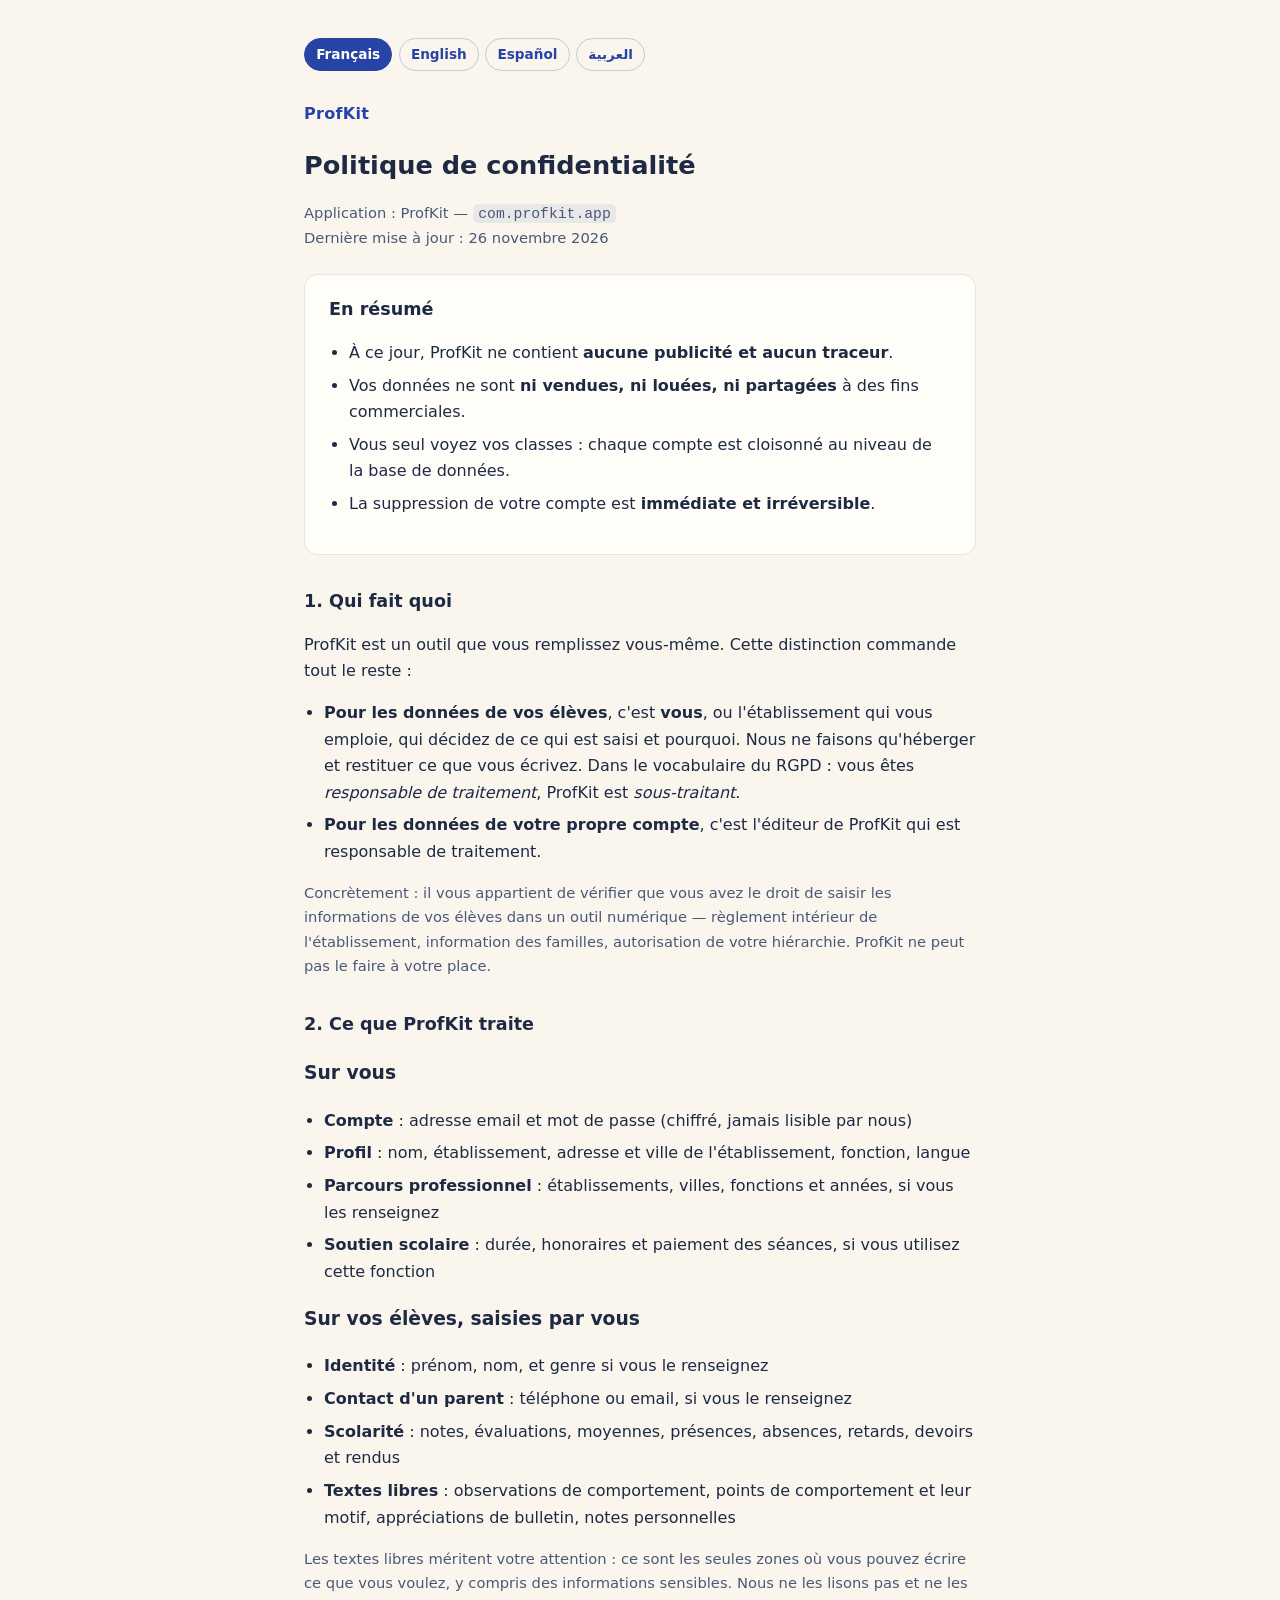
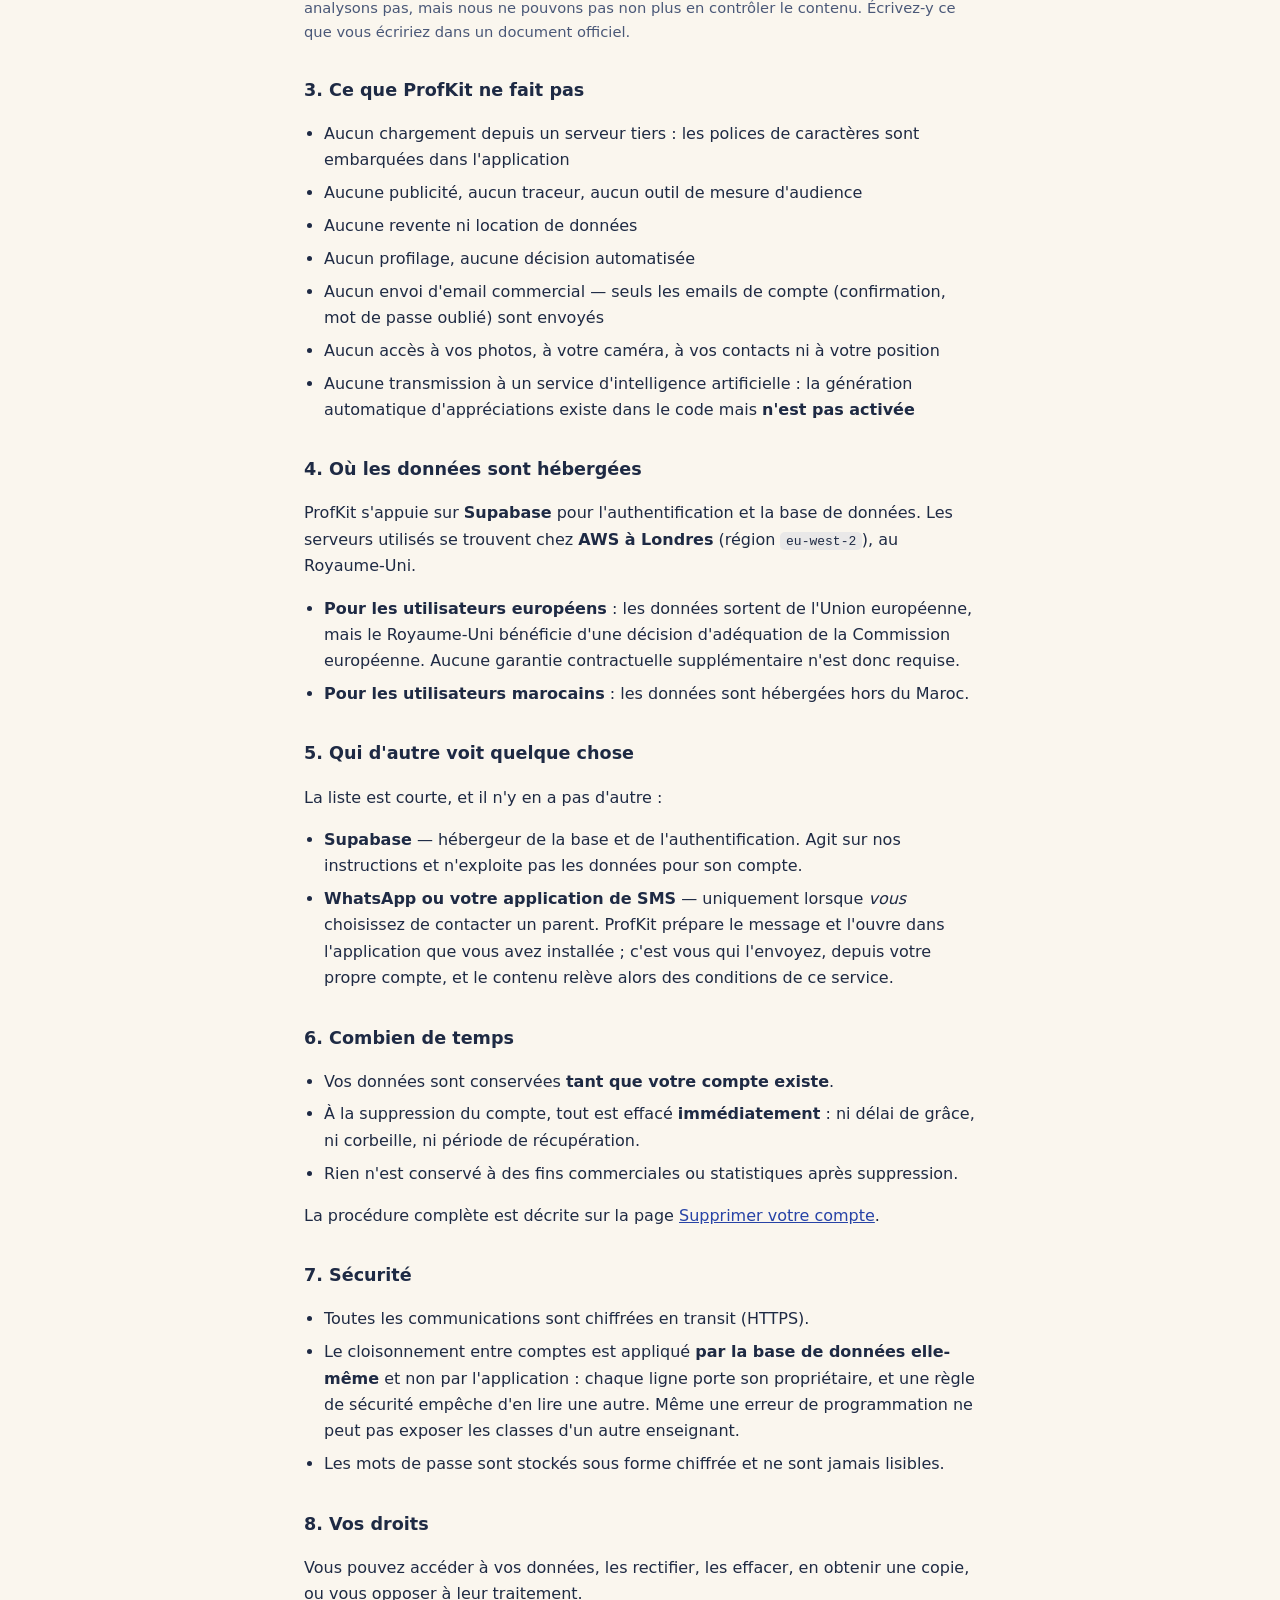
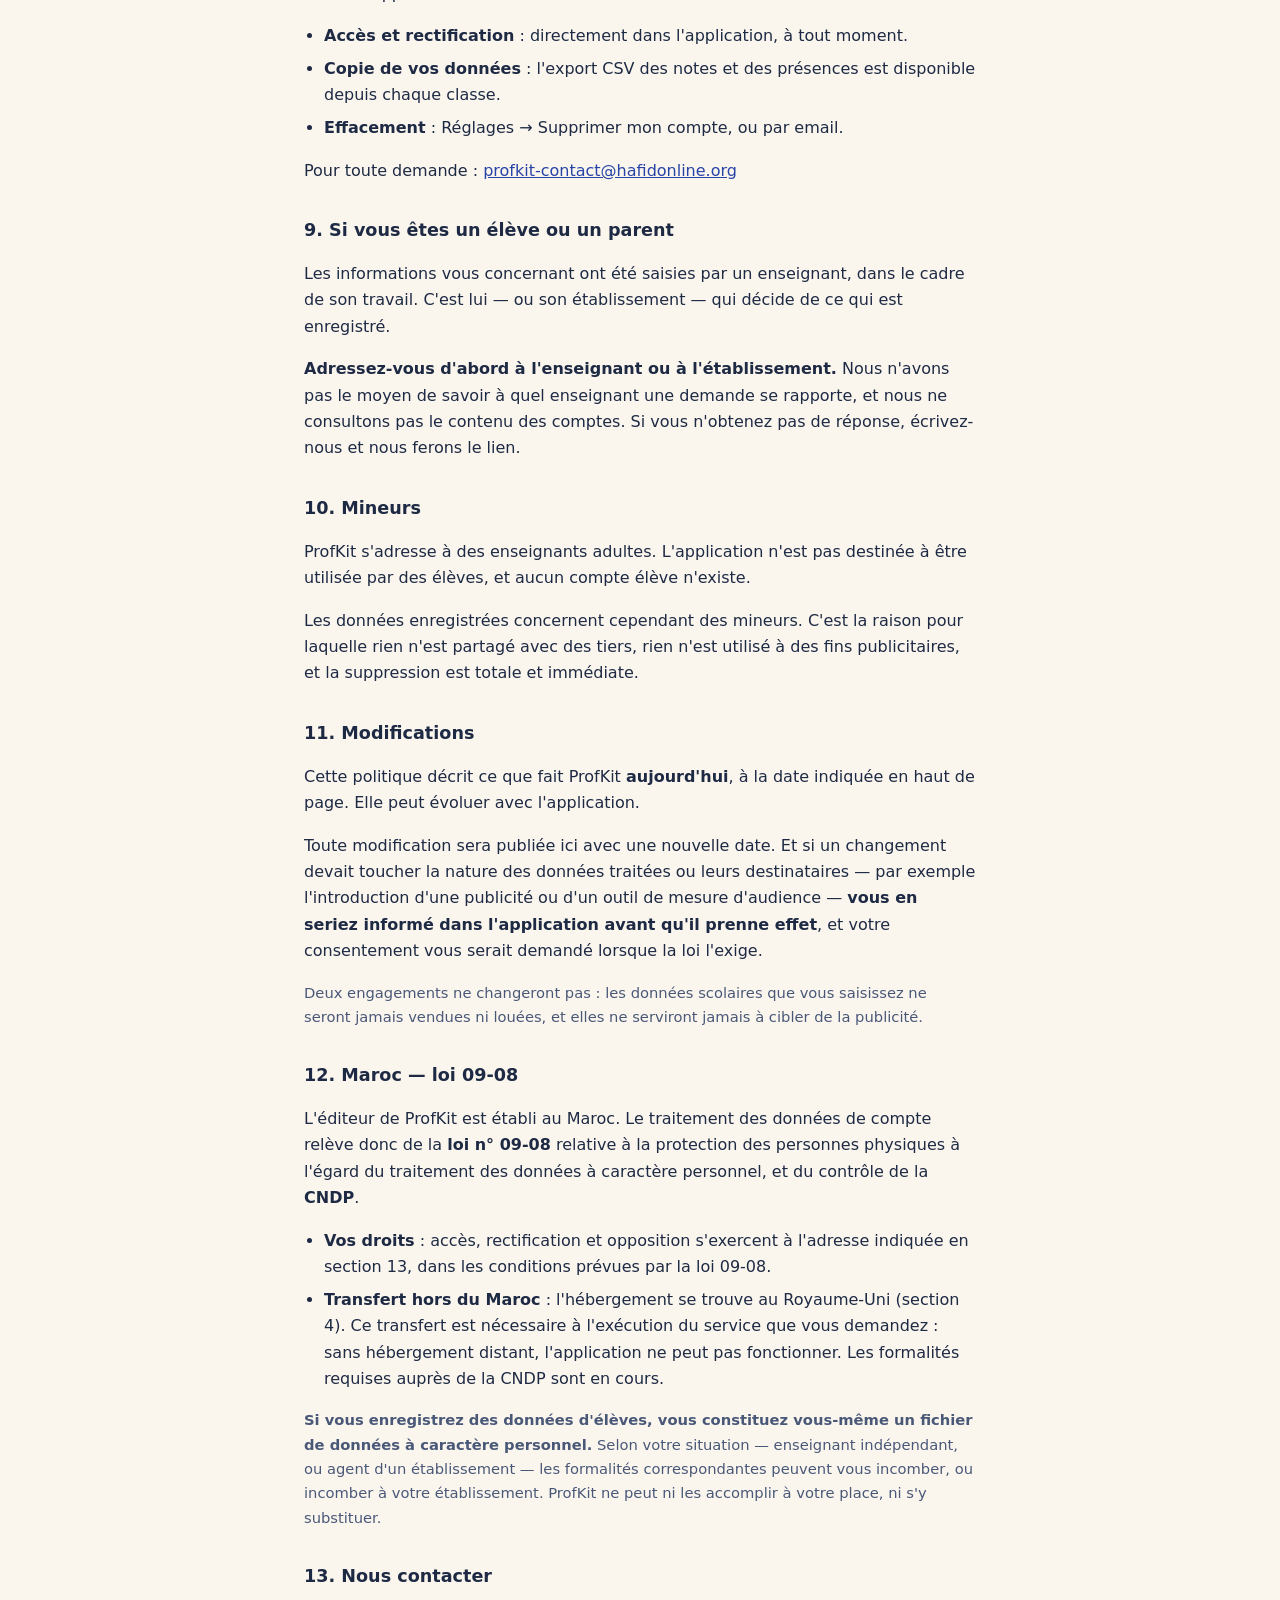
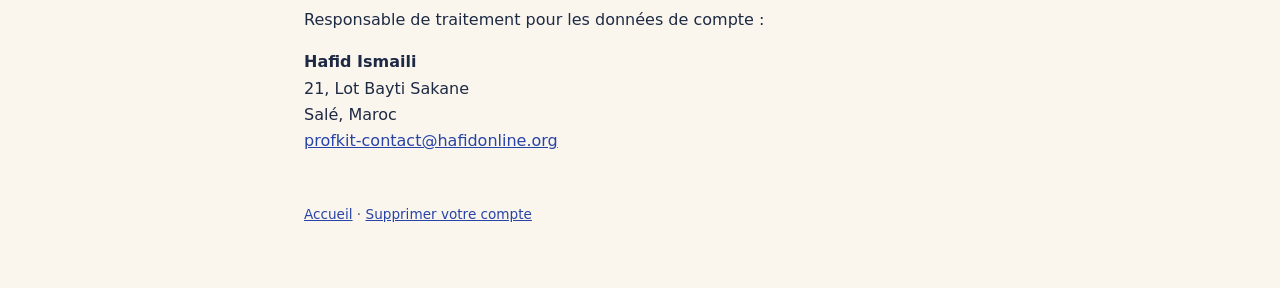
<file: confidentialite.html>
<!doctype html>
<html lang="fr">
  <head>
    <meta charset="UTF-8" />
    <meta name="viewport" content="width=device-width, initial-scale=1.0" />
    <title>ProfKit — Politique de confidentialité</title>
    <meta
      name="description"
      content="Quelles données ProfKit traite, où elles sont hébergées, combien de temps elles sont conservées, et comment exercer vos droits."
    />
    <link rel="stylesheet" href="/assets/legal.css" />
    <!--
      Version française, et page par défaut. Les trois autres sont dans /en/,
      /es/ et /ar/ — toute modification de fond doit être portée dans les
      quatre.

      Le contenu décrit ce que fait réellement le code : vérifié table par
      table dans supabase/schema.sql et requête par requête dans src/. Les
      deux destinataires externes cités (Supabase et WhatsApp)
      sont les seuls, constatés et non supposés. Les polices sont
      embarquées dans l'application depuis le 26/11/2026 (C-09).

      ⚠️ Deux réserves, consignées dans documentation/backlog-conformite.md
      du dépôt applicatif, entrée C-02 :

        1. Le texte n'a pas été relu par un juriste. La description des faits
           est fiable ; leur qualification juridique demande un avis.

        2. La loi marocaine 09-08 soumet en principe tout transfert de
           données hors du Maroc à une autorisation de la CNDP, et
           l'hébergement est à Londres. Le texte énonce le fait sans
           prétendre qu'il est conforme.

      L'identité affichée en section 12 doit rester cohérente avec celle
      déclarée dans la Play Console, qui est publique elle aussi.

      URL à déclarer dans la Play Console, section « Politique de
      confidentialité ».
    -->
  </head>
  <body>
    <main>
      <ul class="langs">
        <li><a href="/confidentialite" aria-current="page">Français</a></li>
        <li><a href="/en/confidentialite" lang="en">English</a></li>
        <li><a href="/es/confidentialite" lang="es">Español</a></li>
        <li><a href="/ar/confidentialite" lang="ar">العربية</a></li>
      </ul>

      <p class="marque">ProfKit</p>
      <h1>Politique de confidentialité</h1>
      <p class="note">
        Application&nbsp;: ProfKit — <code>com.profkit.app</code><br />
        Dernière mise à jour&nbsp;: 26 novembre 2026
      </p>

      <div class="carte">
        <h2>En résumé</h2>
        <ul>
          <li>À ce jour, ProfKit ne contient <strong>aucune publicité et aucun traceur</strong>.</li>
          <li>Vos données ne sont <strong>ni vendues, ni louées, ni partagées</strong> à des fins commerciales.</li>
          <li>Vous seul voyez vos classes&nbsp;: chaque compte est cloisonné au niveau de la base de données.</li>
          <li>La suppression de votre compte est <strong>immédiate et irréversible</strong>.</li>
        </ul>
      </div>

      <h2>1. Qui fait quoi</h2>
      <p>
        ProfKit est un outil que vous remplissez vous-même. Cette distinction commande tout
        le reste&nbsp;:
      </p>
      <ul>
        <li>
          <strong>Pour les données de vos élèves</strong>, c'est <strong>vous</strong>, ou
          l'établissement qui vous emploie, qui décidez de ce qui est saisi et pourquoi.
          Nous ne faisons qu'héberger et restituer ce que vous écrivez. Dans le vocabulaire
          du RGPD&nbsp;: vous êtes <em>responsable de traitement</em>, ProfKit est
          <em>sous-traitant</em>.
        </li>
        <li>
          <strong>Pour les données de votre propre compte</strong>, c'est l'éditeur de
          ProfKit qui est responsable de traitement.
        </li>
      </ul>
      <p class="note">
        Concrètement&nbsp;: il vous appartient de vérifier que vous avez le droit de saisir
        les informations de vos élèves dans un outil numérique — règlement intérieur de
        l'établissement, information des familles, autorisation de votre hiérarchie.
        ProfKit ne peut pas le faire à votre place.
      </p>

      <h2>2. Ce que ProfKit traite</h2>

      <h3>Sur vous</h3>
      <ul>
        <li><strong>Compte</strong>&nbsp;: adresse email et mot de passe (chiffré, jamais lisible par nous)</li>
        <li><strong>Profil</strong>&nbsp;: nom, établissement, adresse et ville de l'établissement, fonction, langue</li>
        <li><strong>Parcours professionnel</strong>&nbsp;: établissements, villes, fonctions et années, si vous les renseignez</li>
        <li><strong>Soutien scolaire</strong>&nbsp;: durée, honoraires et paiement des séances, si vous utilisez cette fonction</li>
      </ul>

      <h3>Sur vos élèves, saisies par vous</h3>
      <ul>
        <li><strong>Identité</strong>&nbsp;: prénom, nom, et genre si vous le renseignez</li>
        <li><strong>Contact d'un parent</strong>&nbsp;: téléphone ou email, si vous le renseignez</li>
        <li><strong>Scolarité</strong>&nbsp;: notes, évaluations, moyennes, présences, absences, retards, devoirs et rendus</li>
        <li><strong>Textes libres</strong>&nbsp;: observations de comportement, points de comportement et leur motif, appréciations de bulletin, notes personnelles</li>
      </ul>
      <p class="note">
        Les textes libres méritent votre attention&nbsp;: ce sont les seules zones où vous
        pouvez écrire ce que vous voulez, y compris des informations sensibles. Nous ne les
        lisons pas et ne les analysons pas, mais nous ne pouvons pas non plus en contrôler
        le contenu. Écrivez-y ce que vous écririez dans un document officiel.
      </p>

      <h2>3. Ce que ProfKit ne fait pas</h2>
      <ul>
        <li>Aucun chargement depuis un serveur tiers : les polices de caractères sont embarquées dans l'application</li>
        <li>Aucune publicité, aucun traceur, aucun outil de mesure d'audience</li>
        <li>Aucune revente ni location de données</li>
        <li>Aucun profilage, aucune décision automatisée</li>
        <li>Aucun envoi d'email commercial — seuls les emails de compte (confirmation, mot de passe oublié) sont envoyés</li>
        <li>Aucun accès à vos photos, à votre caméra, à vos contacts ni à votre position</li>
        <li>Aucune transmission à un service d'intelligence artificielle&nbsp;: la génération automatique d'appréciations existe dans le code mais <strong>n'est pas activée</strong></li>
      </ul>

      <h2>4. Où les données sont hébergées</h2>
      <p>
        ProfKit s'appuie sur <strong>Supabase</strong> pour l'authentification et la base de
        données. Les serveurs utilisés se trouvent chez <strong>AWS à Londres</strong>
        (région <code>eu-west-2</code>), au Royaume-Uni.
      </p>
      <ul>
        <li>
          <strong>Pour les utilisateurs européens</strong>&nbsp;: les données sortent de
          l'Union européenne, mais le Royaume-Uni bénéficie d'une décision d'adéquation de
          la Commission européenne. Aucune garantie contractuelle supplémentaire n'est donc
          requise.
        </li>
        <li>
          <strong>Pour les utilisateurs marocains</strong>&nbsp;: les données sont hébergées
          hors du Maroc.
        </li>
      </ul>

      <h2>5. Qui d'autre voit quelque chose</h2>
      <p>La liste est courte, et il n'y en a pas d'autre&nbsp;:</p>
      <ul>
        <li>
          <strong>Supabase</strong> — hébergeur de la base et de l'authentification. Agit
          sur nos instructions et n'exploite pas les données pour son compte.
        </li>
        <li>
          <strong>WhatsApp ou votre application de SMS</strong> — uniquement lorsque
          <em>vous</em> choisissez de contacter un parent. ProfKit prépare le message et
          l'ouvre dans l'application que vous avez installée&nbsp;; c'est vous qui
          l'envoyez, depuis votre propre compte, et le contenu relève alors des conditions
          de ce service.
        </li>
      </ul>

      <h2>6. Combien de temps</h2>
      <ul>
        <li>Vos données sont conservées <strong>tant que votre compte existe</strong>.</li>
        <li>
          À la suppression du compte, tout est effacé <strong>immédiatement</strong>&nbsp;:
          ni délai de grâce, ni corbeille, ni période de récupération.
        </li>
        <li>Rien n'est conservé à des fins commerciales ou statistiques après suppression.</li>
      </ul>
      <p>
        La procédure complète est décrite sur la page
        <a href="/suppression-compte">Supprimer votre compte</a>.
      </p>

      <h2>7. Sécurité</h2>
      <ul>
        <li>Toutes les communications sont chiffrées en transit (HTTPS).</li>
        <li>
          Le cloisonnement entre comptes est appliqué <strong>par la base de données
          elle-même</strong> et non par l'application&nbsp;: chaque ligne porte son
          propriétaire, et une règle de sécurité empêche d'en lire une autre. Même une
          erreur de programmation ne peut pas exposer les classes d'un autre enseignant.
        </li>
        <li>Les mots de passe sont stockés sous forme chiffrée et ne sont jamais lisibles.</li>
      </ul>

      <h2>8. Vos droits</h2>
      <p>
        Vous pouvez accéder à vos données, les rectifier, les effacer, en obtenir une copie,
        ou vous opposer à leur traitement.
      </p>
      <ul>
        <li><strong>Accès et rectification</strong>&nbsp;: directement dans l'application, à tout moment.</li>
        <li><strong>Copie de vos données</strong>&nbsp;: l'export CSV des notes et des présences est disponible depuis chaque classe.</li>
        <li><strong>Effacement</strong>&nbsp;: Réglages → Supprimer mon compte, ou par email.</li>
      </ul>
      <p>
        Pour toute demande&nbsp;:
        <a class="ltr" href="mailto:profkit-contact@hafidonline.org">profkit-contact@hafidonline.org</a>
      </p>

      <h2>9. Si vous êtes un élève ou un parent</h2>
      <p>
        Les informations vous concernant ont été saisies par un enseignant, dans le cadre de
        son travail. C'est lui — ou son établissement — qui décide de ce qui est enregistré.
      </p>
      <p>
        <strong>Adressez-vous d'abord à l'enseignant ou à l'établissement.</strong> Nous
        n'avons pas le moyen de savoir à quel enseignant une demande se rapporte, et nous ne
        consultons pas le contenu des comptes. Si vous n'obtenez pas de réponse, écrivez-nous
        et nous ferons le lien.
      </p>

      <h2>10. Mineurs</h2>
      <p>
        ProfKit s'adresse à des enseignants adultes. L'application n'est pas destinée à être
        utilisée par des élèves, et aucun compte élève n'existe.
      </p>
      <p>
        Les données enregistrées concernent cependant des mineurs. C'est la raison pour
        laquelle rien n'est partagé avec des tiers, rien n'est utilisé à des fins
        publicitaires, et la suppression est totale et immédiate.
      </p>

      <h2>11. Modifications</h2>
      <p>
        Cette politique décrit ce que fait ProfKit <strong>aujourd'hui</strong>, à la date
        indiquée en haut de page. Elle peut évoluer avec l'application.
      </p>
      <p>
        Toute modification sera publiée ici avec une nouvelle date. Et si un changement
        devait toucher la nature des données traitées ou leurs destinataires — par exemple
        l'introduction d'une publicité ou d'un outil de mesure d'audience —
        <strong>vous en seriez informé dans l'application avant qu'il prenne effet</strong>,
        et votre consentement vous serait demandé lorsque la loi l'exige.
      </p>
      <p class="note">
        Deux engagements ne changeront pas&nbsp;: les données scolaires que vous saisissez
        ne seront jamais vendues ni louées, et elles ne serviront jamais à cibler de la
        publicité.
      </p>

      <h2>12. Maroc — loi 09-08</h2>
      <p>
        L'éditeur de ProfKit est établi au Maroc. Le traitement des données de compte
        relève donc de la <strong>loi n° 09-08</strong> relative à la protection des
        personnes physiques à l'égard du traitement des données à caractère personnel, et
        du contrôle de la <strong>CNDP</strong>.
      </p>
      <ul>
        <li>
          <strong>Vos droits</strong>&nbsp;: accès, rectification et opposition s'exercent à
          l'adresse indiquée en section 13, dans les conditions prévues par la loi 09-08.
        </li>
        <li>
          <strong>Transfert hors du Maroc</strong>&nbsp;: l'hébergement se trouve au
          Royaume-Uni (section 4). Ce transfert est nécessaire à l'exécution du service que
          vous demandez&nbsp;: sans hébergement distant, l'application ne peut pas
          fonctionner. Les formalités requises auprès de la CNDP sont en cours.
        </li>
        <!-- Numéro de déclaration CNDP : remettre cette puce une
             fois le récépissé obtenu. Tant qu'il n'existe pas, ne rien
             afficher vaut mieux qu'un numéro inventé ou un marqueur. -->
      </ul>
      <p class="note">
        <strong>Si vous enregistrez des données d'élèves, vous constituez vous-même un
        fichier de données à caractère personnel.</strong> Selon votre situation —
        enseignant indépendant, ou agent d'un établissement — les formalités
        correspondantes peuvent vous incomber, ou incomber à votre établissement. ProfKit
        ne peut ni les accomplir à votre place, ni s'y substituer.
      </p>

      <h2>13. Nous contacter</h2>
      <p>
        Responsable de traitement pour les données de compte&nbsp;:
      </p>
      <p>
        <strong>Hafid Ismaili</strong><br />
        21, Lot Bayti Sakane<br />
        Salé, Maroc<br />
        <a class="ltr" href="mailto:profkit-contact@hafidonline.org">profkit-contact@hafidonline.org</a>
      </p>

      <footer>
        <a href="/">Accueil</a> ·
        <a href="/suppression-compte">Supprimer votre compte</a>
      </footer>
    </main>
  </body>
</html>
</file>
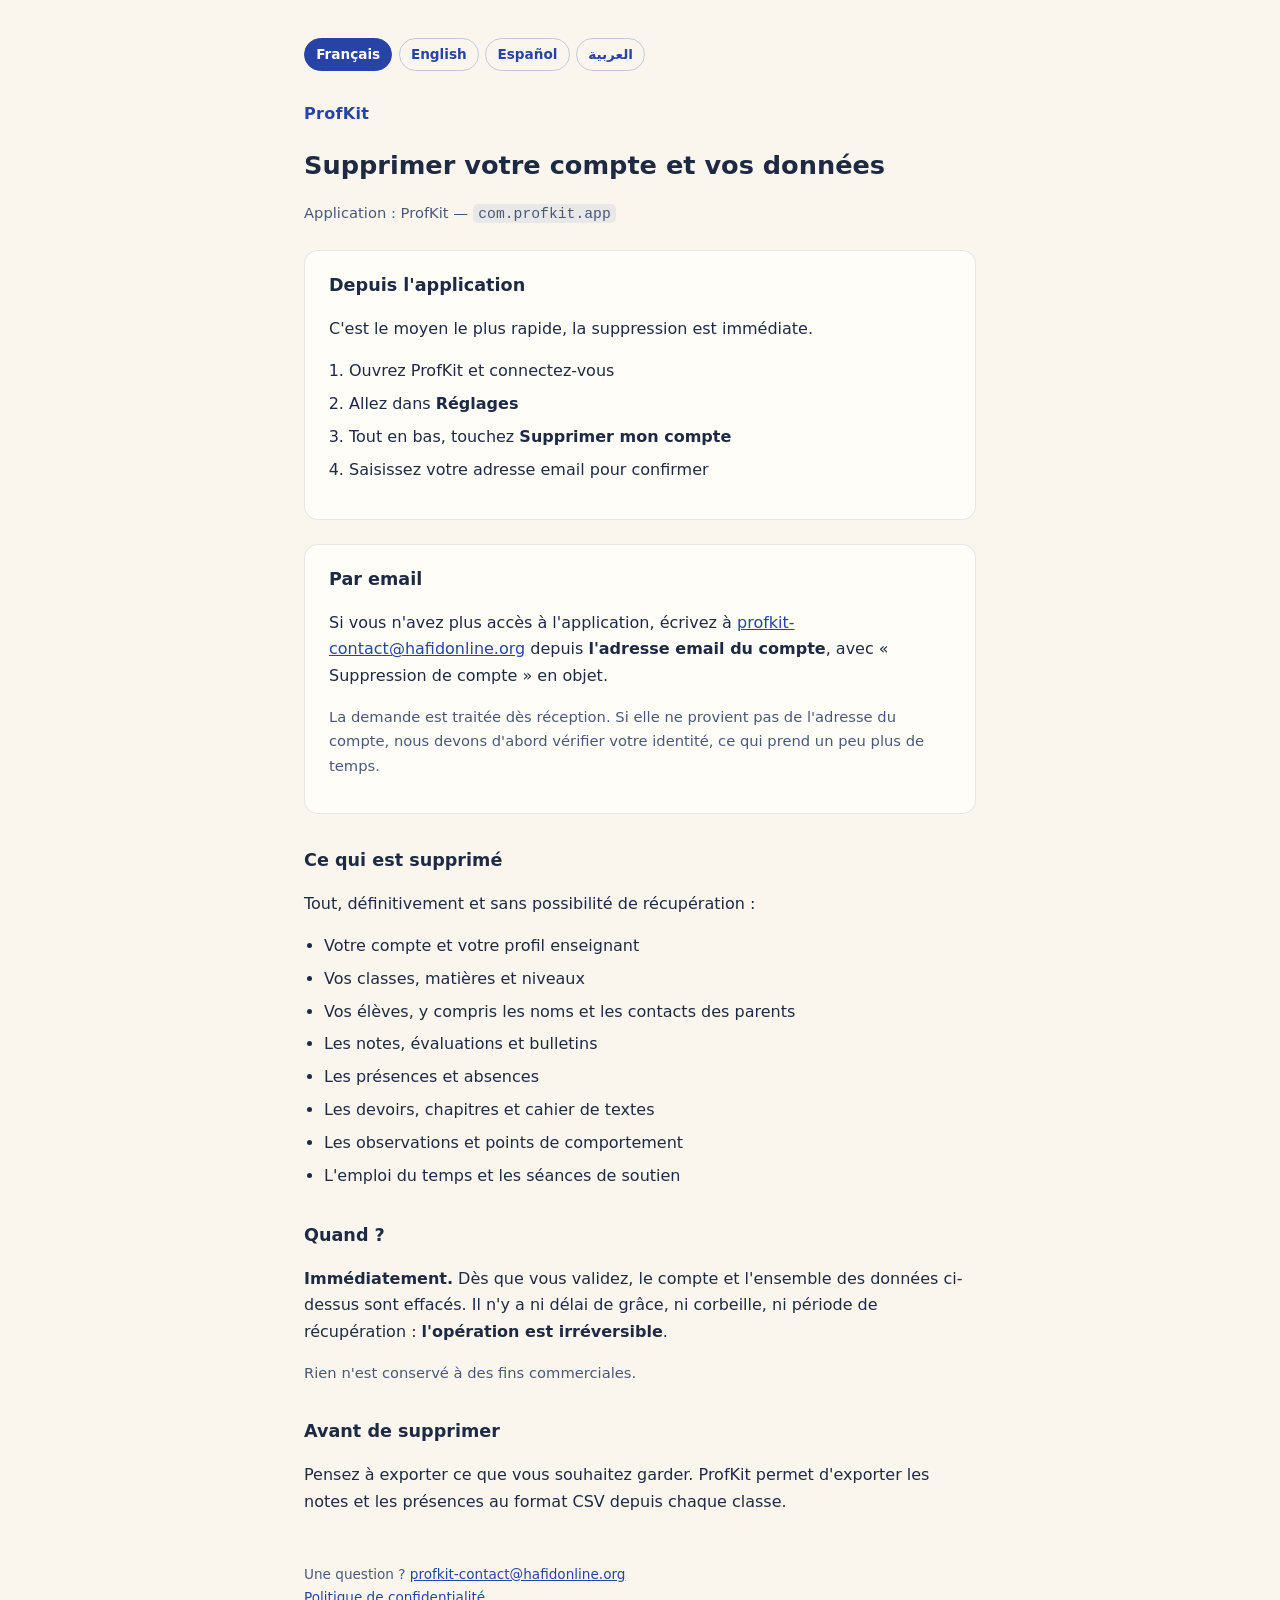
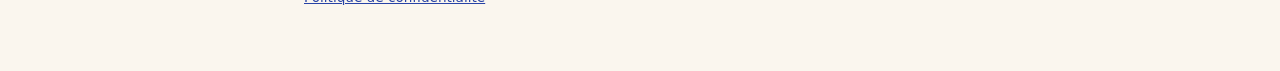
<file: suppression-compte.html>
<!doctype html>
<html lang="fr">
  <head>
    <meta charset="UTF-8" />
    <meta name="viewport" content="width=device-width, initial-scale=1.0" />
    <title>ProfKit — Supprimer votre compte</title>
    <meta
      name="description"
      content="Comment supprimer définitivement votre compte ProfKit et toutes les données associées."
    />
    <link rel="stylesheet" href="/assets/legal.css" />
    <!--
      Page exigée par Google Play : la procédure de suppression doit être
      consultable sans installer l'application. Son URL se déclare dans la
      Play Console, section « Suppression des données ».

      Version française, et page par défaut du site. Les trois autres sont
      dans /en/, /es/ et /ar/ — toute modification de fond doit être portée
      dans les quatre.

      Les libellés d'interface cités ici (« Réglages », « Supprimer mon
      compte ») reprennent mot pour mot ceux de l'app, lus dans
      src/i18n/locales/fr.json du dépôt applicatif. S'ils changent là-bas,
      il faut les changer ici.
    -->
  </head>
  <body>
    <main>
      <ul class="langs">
        <li><a href="/suppression-compte" aria-current="page">Français</a></li>
        <li><a href="/en/suppression-compte" lang="en">English</a></li>
        <li><a href="/es/suppression-compte" lang="es">Español</a></li>
        <li><a href="/ar/suppression-compte" lang="ar">العربية</a></li>
      </ul>

      <p class="marque">ProfKit</p>
      <h1>Supprimer votre compte et vos données</h1>
      <p class="note">Application&nbsp;: ProfKit — <code>com.profkit.app</code></p>

      <div class="carte">
        <h2>Depuis l'application</h2>
        <p>C'est le moyen le plus rapide, la suppression est immédiate.</p>
        <ol>
          <li>Ouvrez ProfKit et connectez-vous</li>
          <li>Allez dans <strong>Réglages</strong></li>
          <li>Tout en bas, touchez <strong>Supprimer mon compte</strong></li>
          <li>Saisissez votre adresse email pour confirmer</li>
        </ol>
      </div>

      <div class="carte">
        <h2>Par email</h2>
        <p>
          Si vous n'avez plus accès à l'application, écrivez à
          <a class="ltr" href="mailto:profkit-contact@hafidonline.org">profkit-contact@hafidonline.org</a> depuis
          <strong>l'adresse email du compte</strong>, avec « Suppression de compte » en objet.
        </p>
        <p class="note">
          La demande est traitée dès réception. Si elle ne provient pas de l'adresse du
          compte, nous devons d'abord vérifier votre identité, ce qui prend un peu plus de
          temps.
        </p>
      </div>

      <h2>Ce qui est supprimé</h2>
      <p>Tout, définitivement et sans possibilité de récupération&nbsp;:</p>
      <ul>
        <li>Votre compte et votre profil enseignant</li>
        <li>Vos classes, matières et niveaux</li>
        <li>Vos élèves, y compris les noms et les contacts des parents</li>
        <li>Les notes, évaluations et bulletins</li>
        <li>Les présences et absences</li>
        <li>Les devoirs, chapitres et cahier de textes</li>
        <li>Les observations et points de comportement</li>
        <li>L'emploi du temps et les séances de soutien</li>
      </ul>

      <h2>Quand&nbsp;?</h2>
      <p>
        <strong>Immédiatement.</strong> Dès que vous validez, le compte et l'ensemble des
        données ci-dessus sont effacés. Il n'y a ni délai de grâce, ni corbeille, ni période
        de récupération&nbsp;: <strong>l'opération est irréversible</strong>.
      </p>
      <p class="note">Rien n'est conservé à des fins commerciales.</p>

      <h2>Avant de supprimer</h2>
      <p>
        Pensez à exporter ce que vous souhaitez garder. ProfKit permet d'exporter les notes
        et les présences au format CSV depuis chaque classe.
      </p>

      <footer>
        Une question&nbsp;?
        <a class="ltr" href="mailto:profkit-contact@hafidonline.org">profkit-contact@hafidonline.org</a>
        <br />
        <a href="/confidentialite">Politique de confidentialité</a>
      </footer>
    </main>
  </body>
</html>
</file>
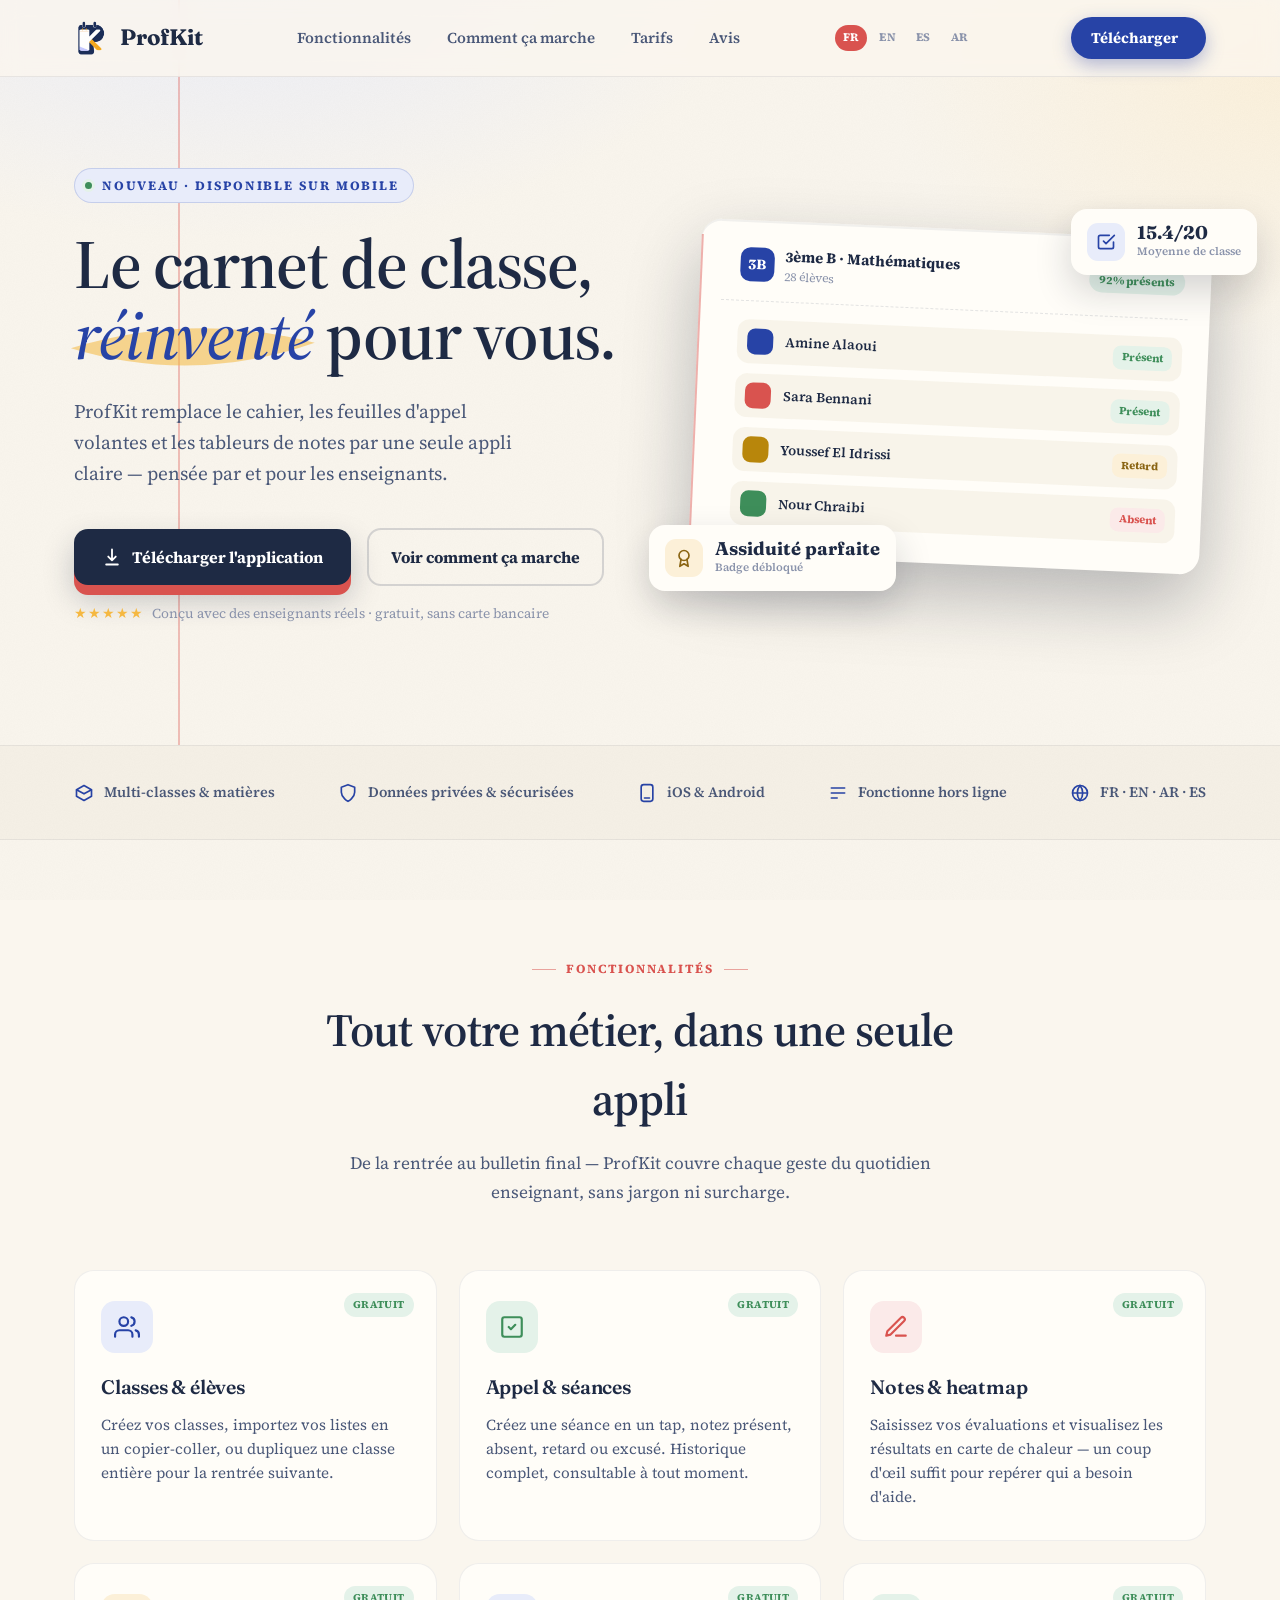
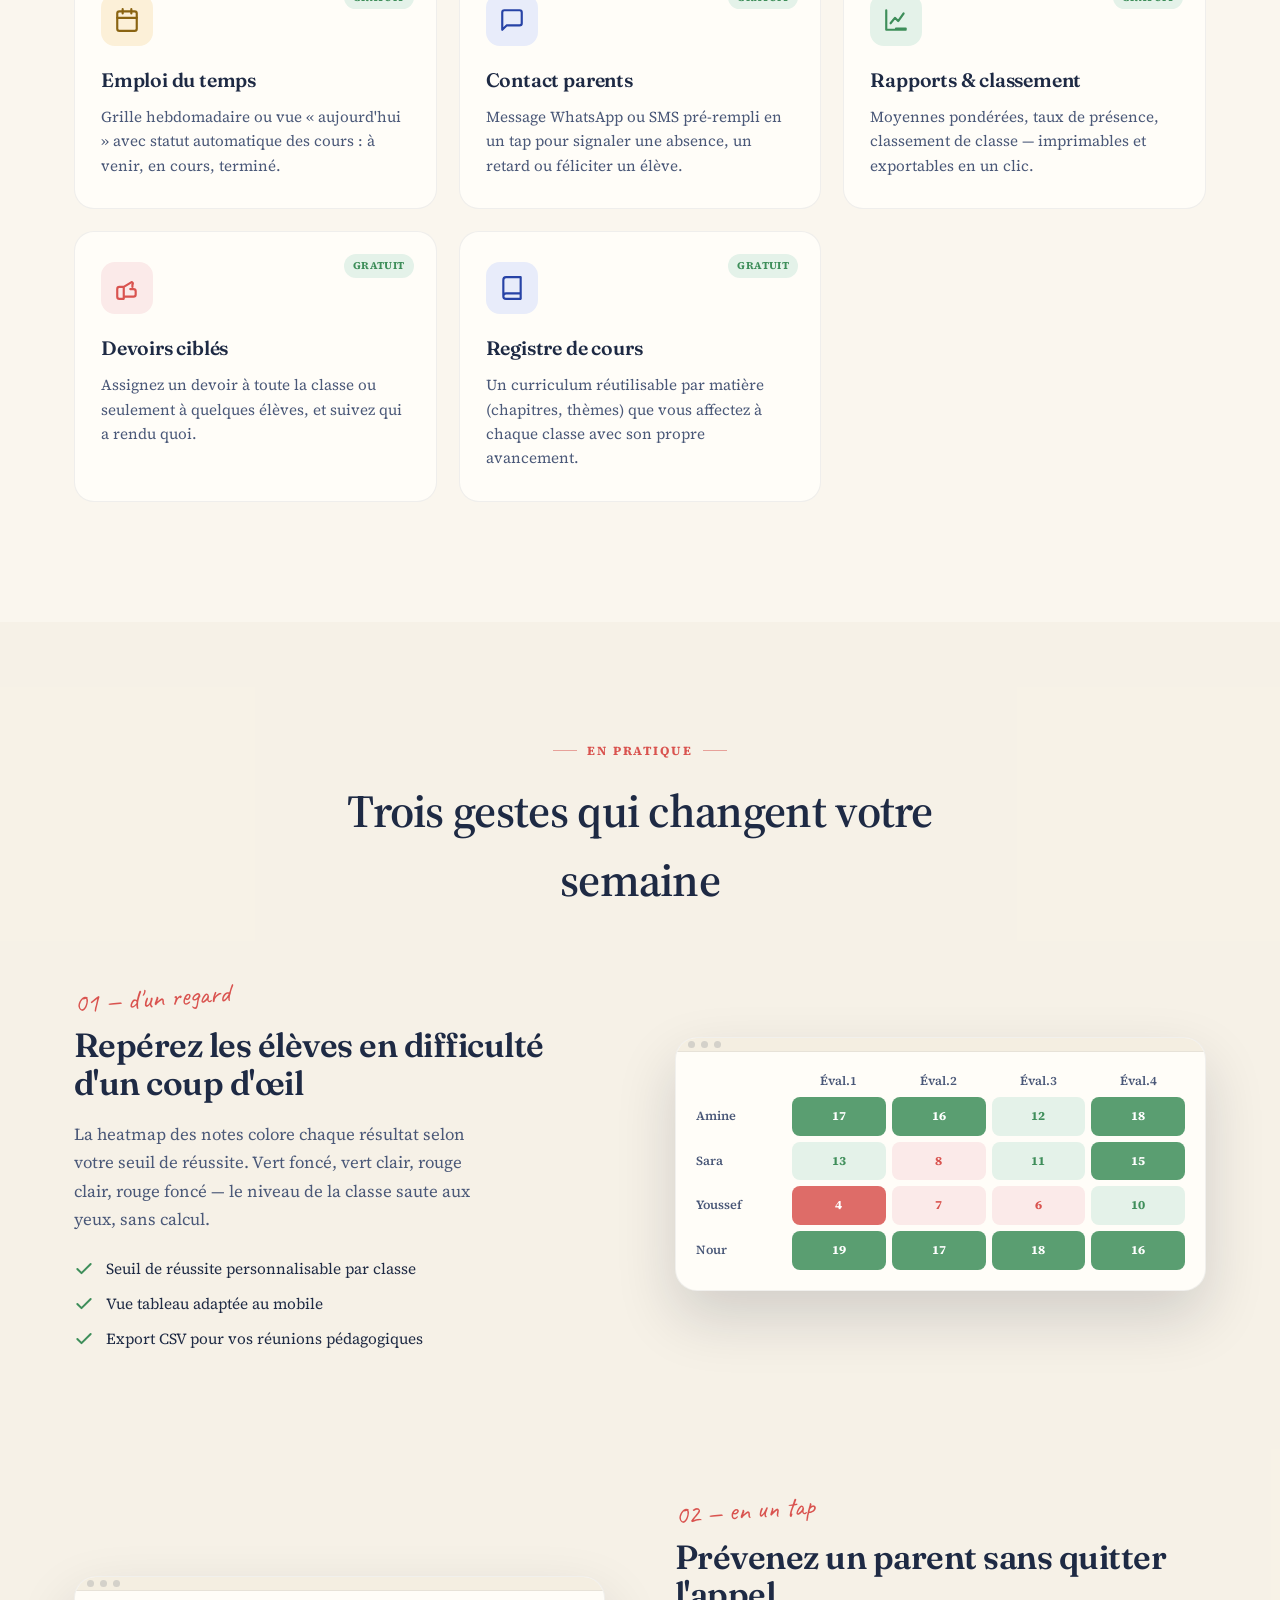
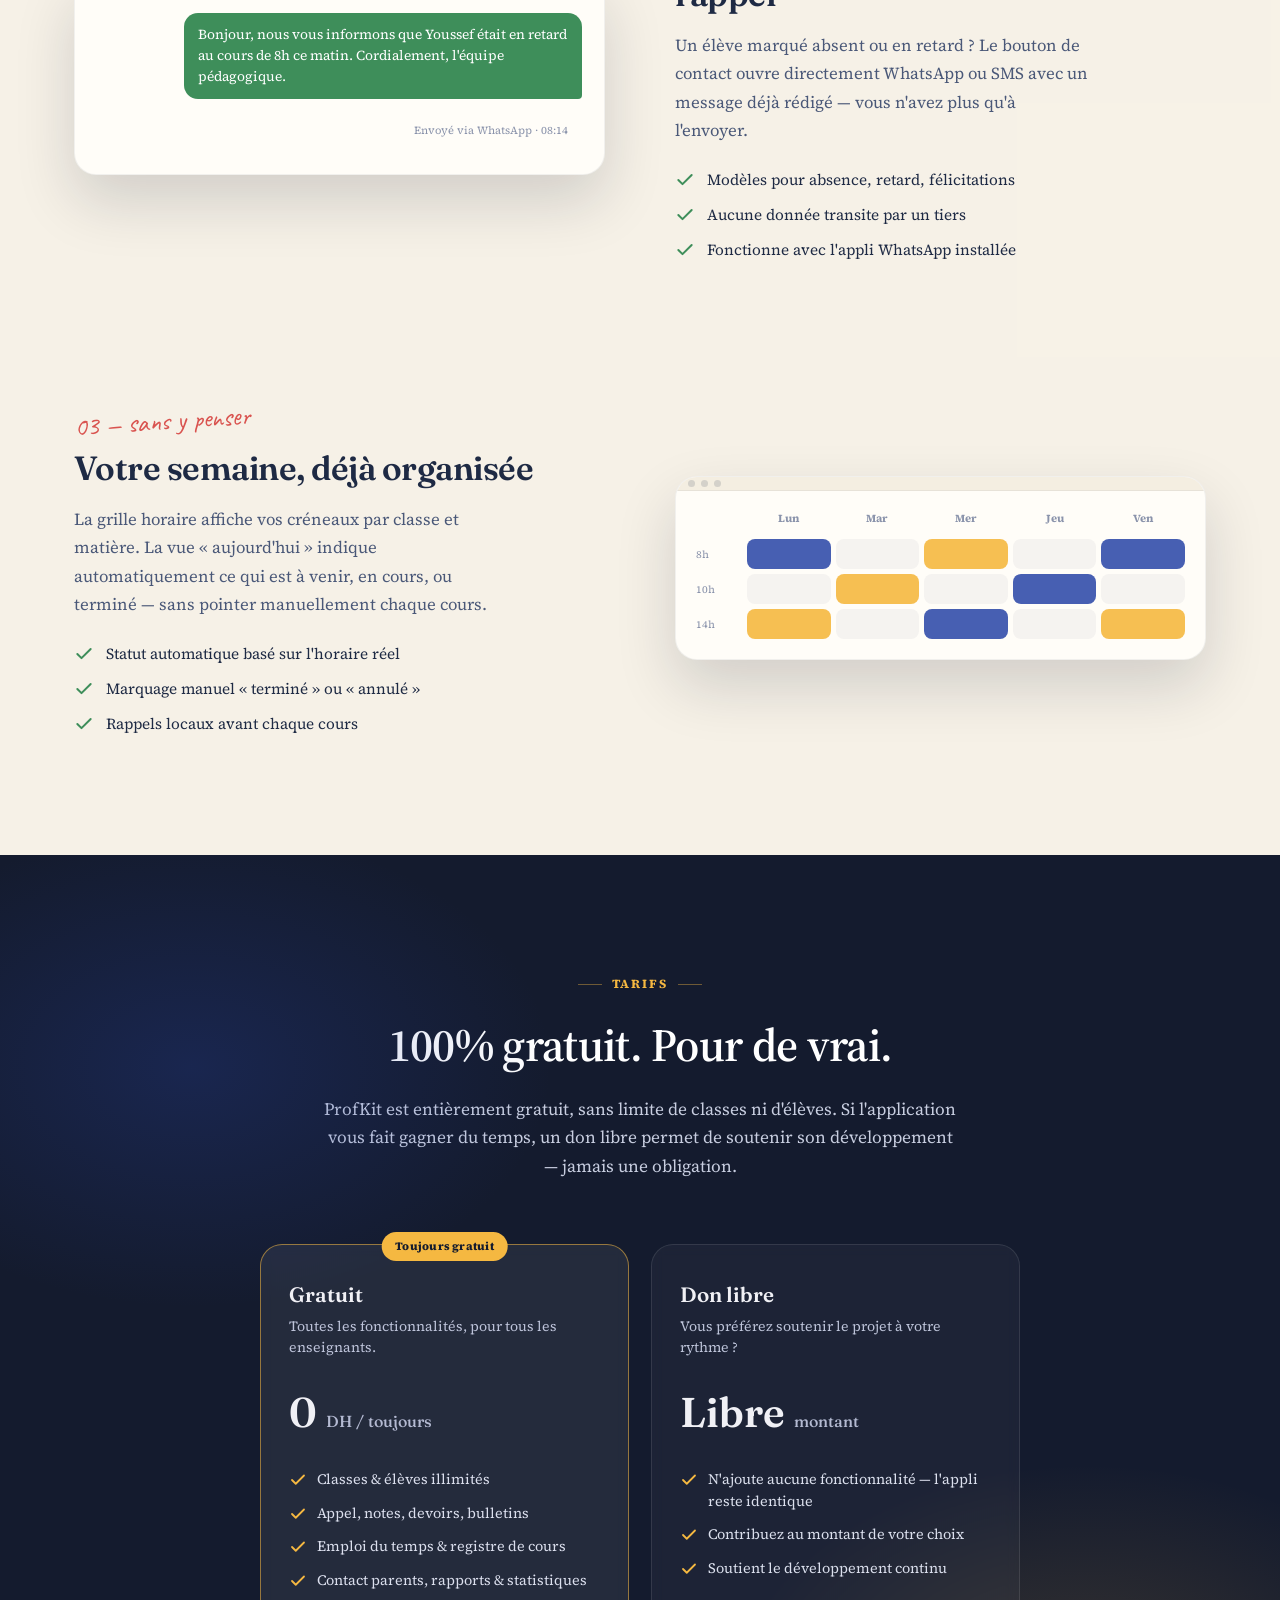
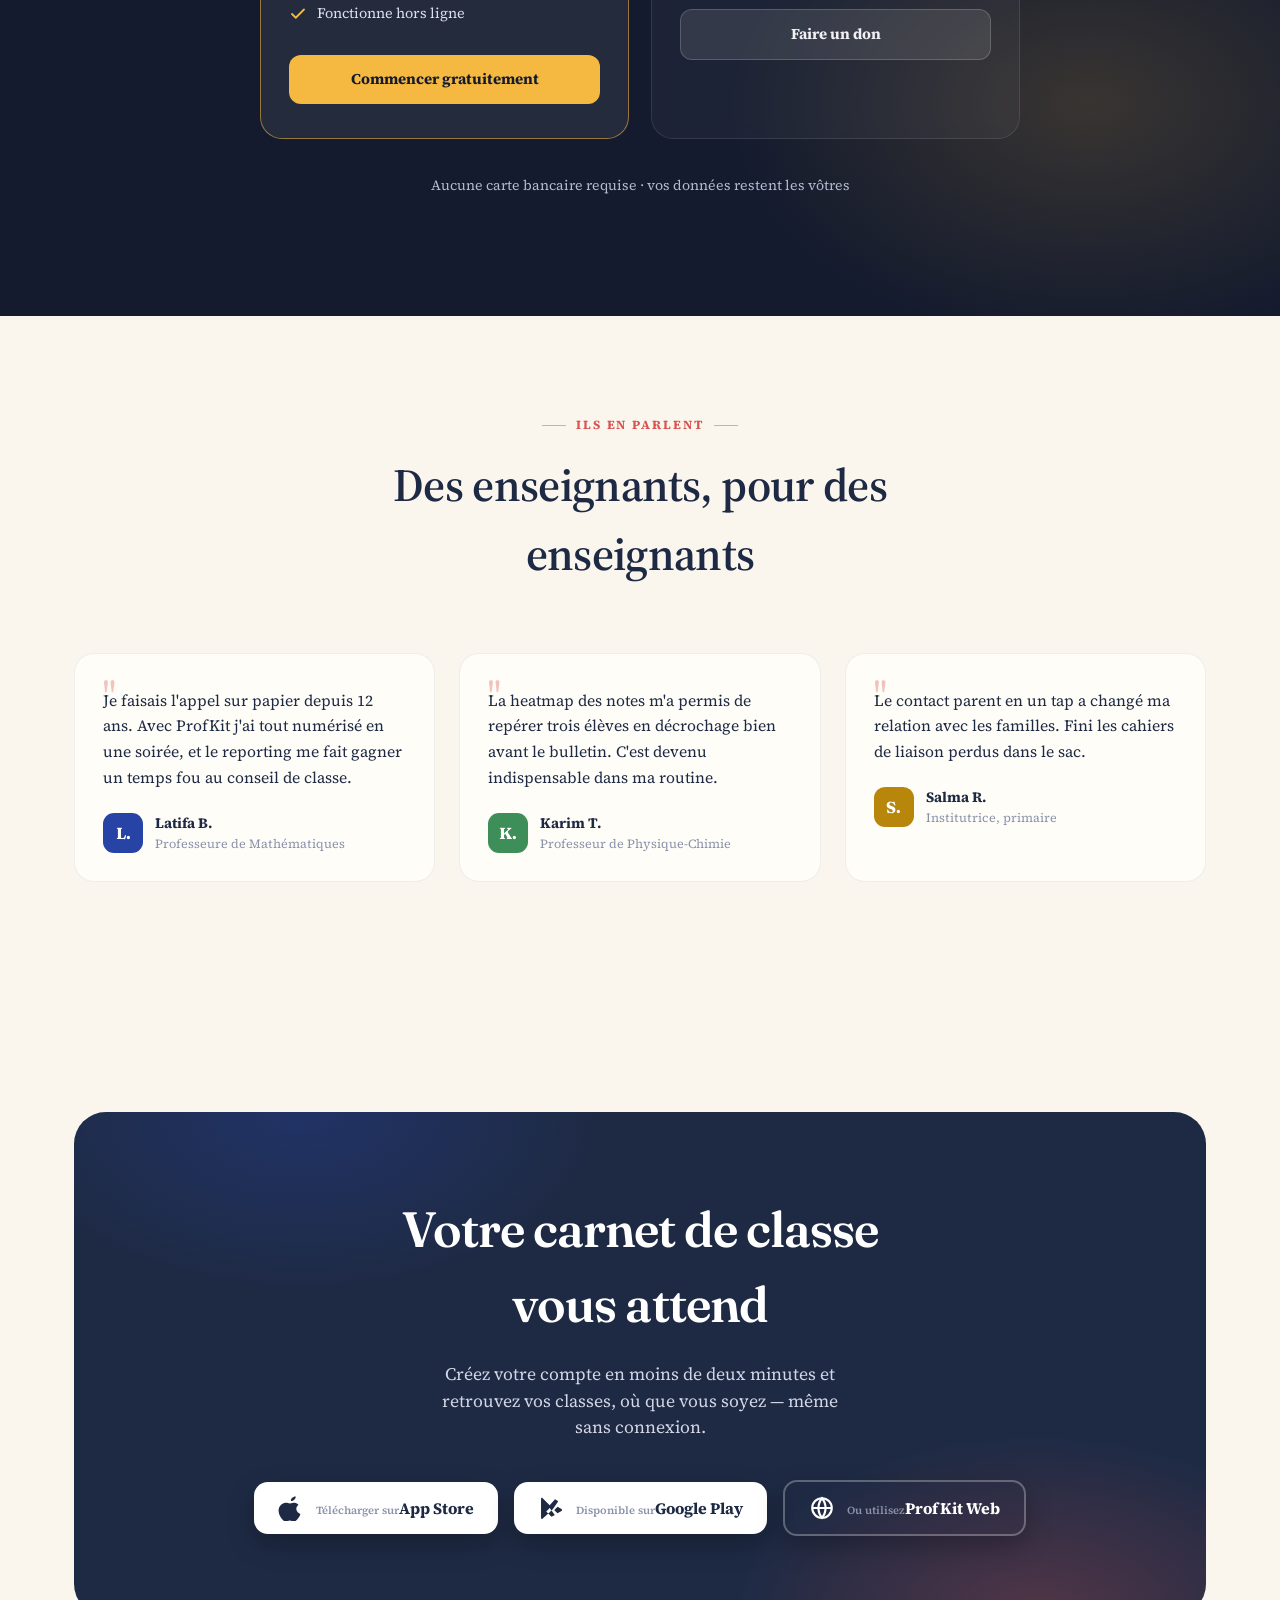
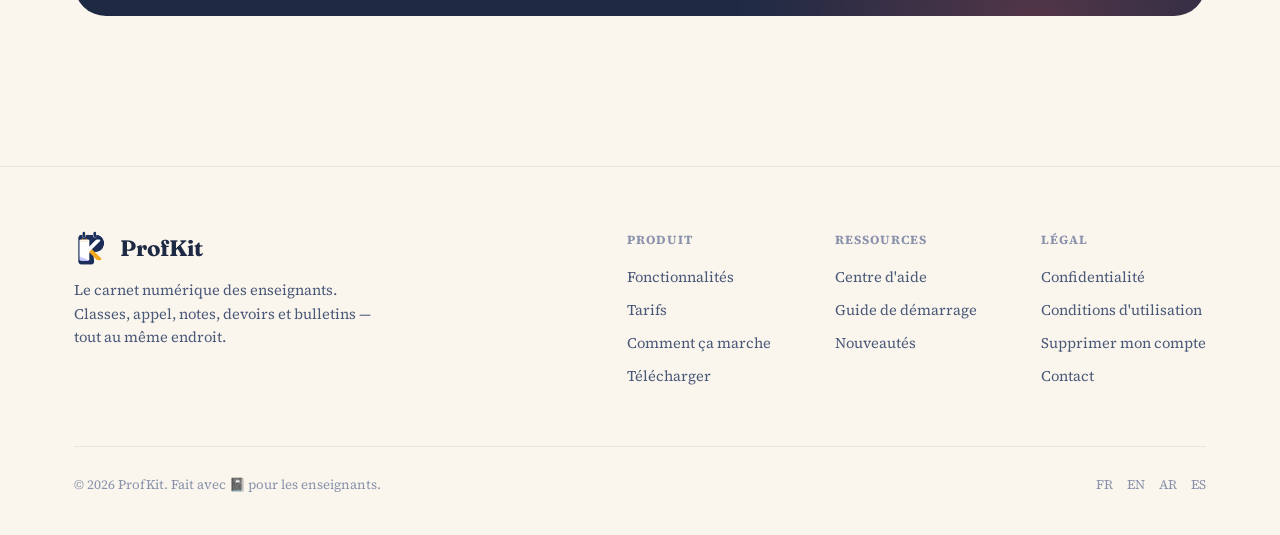
<file: _i18n/source.html>
<!doctype html>
<html lang="fr" dir="ltr">
<head>
<meta charset="UTF-8" />
<meta name="viewport" content="width=device-width, initial-scale=1, viewport-fit=cover" />
<title>ProfKit — Le carnet numérique de l'enseignant</title>
<meta name="description" content="ProfKit : classes, appel, notes, devoirs, emploi du temps et bulletins — le carnet de l'enseignant, réinventé. 100% gratuit, don libre possible." />
<link rel="icon" href="[data-uri]" />

<link rel="preconnect" href="https://fonts.googleapis.com">
<link rel="preconnect" href="https://fonts.gstatic.com" crossorigin>
<link href="https://fonts.googleapis.com/css2?family=Fraunces:ital,opsz,wght@0,9..144,400;0,9..144,500;0,9..144,600;0,9..144,700;1,9..144,500&family=Caveat:wght@600;700&family=Source+Serif+4:ital,opsz,wght@0,8..60,400;0,8..60,500;0,8..60,600;1,8..60,500&display=swap" rel="stylesheet">

<style>
:root{
  --paper: 250 246 238;
  --paper-soft: 244 238 225;
  --paper-card: 255 253 248;
  --ink: 30 42 68;
  --ink-soft: 74 88 120;
  --ink-faint: 138 147 171;
  --pen: 39 67 166;
  --pen-deep: 29 51 128;
  --pen-wash: 232 236 250;
  --margin: 217 83 79;
  --margin-wash: 251 234 233;
  --highlight: 245 184 65;
  --highlight-wash: 252 240 216;
  --leaf: 62 142 90;
  --leaf-wash: 228 242 233;
  --navy: 20 27 46;
  --navy-soft: 30 40 66;
}
*,*::before,*::after{box-sizing:border-box;margin:0;padding:0}
html{scroll-behavior:smooth}
body{
  background: rgb(var(--paper));
  color: rgb(var(--ink));
  font-family:'Source Serif 4', Georgia, serif;
  line-height:1.5;
  -webkit-font-smoothing:antialiased;
  overflow-x:hidden;
}
img{max-width:100%;display:block}
a{color:inherit;text-decoration:none}
.display{font-family:'Fraunces', Georgia, serif;}
.hand{font-family:'Caveat', cursive;}

/* paper grain */
body::before{
  content:'';
  position:fixed; inset:0;
  pointer-events:none;
  z-index:1;
  opacity:.5;
  mix-blend-mode:multiply;
  background-image:url("data:image/svg+xml,%3Csvg xmlns='http://www.w3.org/2000/svg' width='180' height='180'%3E%3Cfilter id='n'%3E%3CfeTurbulence type='fractalNoise' baseFrequency='0.9' numOctaves='2' stitchTiles='stitch'/%3E%3CfeColorMatrix type='matrix' values='0 0 0 0 0  0 0 0 0 0  0 0 0 0 0  0 0 0 0.035 0'/%3E%3C/filter%3E%3Crect width='100%25' height='100%25' filter='url(%23n)'/%3E%3C/svg%3E");
}

.wrap{max-width:1180px; margin:0 auto; padding:0 24px}

/* ---------------- Nav ---------------- */
header.nav{
  position:fixed; top:0; left:0; right:0; z-index:100;
  background: rgb(var(--paper) / .82);
  backdrop-filter: blur(10px) saturate(1.4);
  border-bottom:1px solid rgb(var(--ink) / .08);
  transition: box-shadow .3s ease;
}
header.nav.scrolled{ box-shadow: 0 6px 24px rgb(var(--ink) / .06); }
.nav-inner{ display:flex; align-items:center; justify-content:space-between; height:76px; }
.brand{ display:flex; align-items:center; gap:12px; }
.brand img{ height:34px; width:auto; }
.brand-name{ font-family:'Fraunces', serif; font-weight:700; font-size:1.4rem; letter-spacing:-.01em; }
.nav-links{ display:flex; align-items:center; gap:36px; }
.nav-links a{
  font-size:.95rem; font-weight:600; color: rgb(var(--ink-soft));
  position:relative; padding:4px 0;
}
.nav-links a::after{
  content:''; position:absolute; left:0; bottom:-2px; height:2px; width:0;
  background: rgb(var(--margin)); transition: width .25s ease;
}
.nav-links a:hover{ color: rgb(var(--ink)); }
.nav-links a:hover::after{ width:100%; }
.nav-cta{
  display:inline-flex; align-items:center; gap:8px;
  background: rgb(var(--pen)); color:#fff !important;
  padding:10px 20px; border-radius:999px; font-weight:700; font-size:.92rem;
  box-shadow: 0 6px 18px rgb(var(--pen) / .35);
  transition: transform .2s ease, box-shadow .2s ease;
}
.nav-cta:hover{ transform: translateY(-2px); box-shadow: 0 10px 24px rgb(var(--pen) / .42); }
.nav-toggle{ display:none; }
/* Sélecteur de langue de l'en-tête. Délibérément hors de .nav-links, qui
   passe en display:none sous 980px : placé dedans, il disparaîtrait sur
   téléphone, c'est-à-dire sur la majorité des visites. */
.nav-langs{ display:flex; align-items:center; gap:4px; }
.nav-langs a{
  font-size:.72rem; font-weight:700; letter-spacing:.03em;
  color: rgb(var(--ink-faint)); padding:4px 8px; border-radius:999px;
  transition: color .2s ease, background .2s ease;
}
.nav-langs a:hover{ color: rgb(var(--ink)); background: rgb(var(--ink) / .07); }
.nav-langs a[aria-current="page"]{ color:#fff; background: rgb(var(--margin)); }

/* ---------------- Hero ---------------- */
.hero{
  position:relative;
  padding:168px 0 120px;
  overflow:hidden;
  background:
    radial-gradient(ellipse 900px 500px at 18% -8%, rgb(var(--pen-wash) / .9), transparent 60%),
    radial-gradient(ellipse 700px 500px at 100% 10%, rgb(var(--highlight-wash) / .8), transparent 55%);
}
.hero .wrap{ position:relative; display:grid; grid-template-columns: 1.05fr .95fr; gap:56px; align-items:center; z-index:2; }
.hero-margin-rule{
  position:absolute; top:0; bottom:0; left:calc((100vw - 1180px)/2 + 128px);
  width:2px; background: rgb(var(--margin) / .35);
  z-index:1;
}
.eyebrow{
  display:inline-flex; align-items:center; gap:10px;
  font-size:.8rem; font-weight:700; letter-spacing:.14em; text-transform:uppercase;
  color: rgb(var(--pen)); background: rgb(var(--pen-wash)); border:1px solid rgb(var(--pen) / .18);
  padding:7px 14px 7px 10px; border-radius:999px; margin-bottom:26px;
}
.eyebrow .dot{ width:7px; height:7px; border-radius:50%; background: rgb(var(--leaf)); box-shadow:0 0 0 3px rgb(var(--leaf-wash)); }
h1.hero-title{
  font-size: clamp(2.6rem, 5.4vw, 4.4rem);
  font-weight:600; line-height:1.02; letter-spacing:-.02em;
  color: rgb(var(--ink));
}
h1.hero-title em{
  font-style:italic; font-weight:500; color: rgb(var(--pen));
  position:relative; display:inline-block;
}
h1.hero-title .stamp-word{ position:relative; display:inline-block; }
h1.hero-title .stamp-word svg{ position:absolute; left:-4%; top:-14%; width:108%; height:135%; z-index:-1; }
.hero-sub{
  margin-top:26px; font-size:1.2rem; color: rgb(var(--ink-soft)); max-width:46ch; line-height:1.6;
}
.hero-actions{ display:flex; flex-wrap:wrap; align-items:center; gap:16px; margin-top:40px; }
.btn{
  display:inline-flex; align-items:center; gap:10px; justify-content:center;
  font-weight:700; font-size:1rem; border-radius:14px; cursor:pointer; border:none;
  font-family:'Source Serif 4', Georgia, serif;
  transition: transform .22s cubic-bezier(.2,.8,.2,1), box-shadow .22s ease, background .22s ease;
}
.btn-primary{
  background: rgb(var(--ink)); color:#fff; padding:16px 28px;
  box-shadow: 0 10px 0 rgb(var(--margin)), 0 14px 30px rgb(var(--ink) / .25);
}
.btn-primary:hover{ transform: translate(0,-3px); box-shadow: 0 13px 0 rgb(var(--margin)), 0 20px 36px rgb(var(--ink) / .3); }
.btn-primary:active{ transform: translate(0,2px); box-shadow: 0 6px 0 rgb(var(--margin)), 0 8px 18px rgb(var(--ink) / .25); }
.btn-ghost{
  background: transparent; color: rgb(var(--ink)); padding:15px 22px;
  border:2px solid rgb(var(--ink) / .16);
}
.btn-ghost:hover{ border-color: rgb(var(--ink) / .4); transform: translateY(-2px); }
.btn svg{ width:20px; height:20px; flex:none; }
.hero-note{ margin-top:18px; font-size:.85rem; color: rgb(var(--ink-faint)); display:flex; align-items:center; gap:8px; }
.stars{ color: rgb(var(--highlight)); letter-spacing:1px; }

/* hero visual: notebook mock */
.hero-visual{ position:relative; perspective:1600px; }
.book-mock{
  position:relative; background: rgb(var(--paper-card));
  border-radius:20px; box-shadow: 0 30px 70px rgb(20 27 46 / .28), 0 2px 0 rgb(var(--ink) / .06) inset;
  transform: rotate(2.5deg);
  padding:22px 22px 26px;
  animation: float 6s ease-in-out infinite;
}
@keyframes float{ 0%,100%{ transform: rotate(2.5deg) translateY(0);} 50%{ transform: rotate(2.5deg) translateY(-10px);} }
.book-mock::before{
  content:''; position:absolute; left:0; top:16px; bottom:16px; width:2px; background: rgb(var(--margin) / .45);
}
.book-topbar{ display:flex; align-items:center; justify-content:space-between; padding:2px 4px 16px 18px; border-bottom:1px dashed rgb(var(--ink)/.12); }
.book-topbar .who{ display:flex; align-items:center; gap:10px; }
.avatar-sm{ width:34px; height:34px; border-radius:10px; background: rgb(var(--pen)); color:#fff; display:flex; align-items:center; justify-content:center; font-family:'Fraunces',serif; font-weight:700; font-size:.85rem; }
.book-topbar .name{ font-weight:700; font-size:.92rem; }
.book-topbar .sub{ font-size:.75rem; color: rgb(var(--ink-faint)); }
.pill{ font-size:.7rem; font-weight:700; background: rgb(var(--leaf-wash)); color: rgb(var(--leaf)); padding:5px 10px; border-radius:999px; }
.book-body{ padding:18px 4px 4px 18px; display:flex; flex-direction:column; gap:10px; }
.roll-row{ display:flex; align-items:center; gap:12px; padding:9px 10px; border-radius:12px; background: rgb(var(--paper-soft) / .6); }
.roll-row .dot-ava{ width:26px; height:26px; border-radius:8px; flex:none; }
.roll-row .rname{ font-size:.85rem; font-weight:600; flex:1; }
.chip{ font-size:.68rem; font-weight:700; padding:4px 9px; border-radius:8px; }
.chip.present{ background: rgb(var(--leaf-wash)); color: rgb(var(--leaf)); }
.chip.late{ background: rgb(var(--highlight-wash)); color:#8a6412; }
.chip.absent{ background: rgb(var(--margin-wash)); color: rgb(var(--margin)); }
.float-card{
  position:absolute; background: rgb(var(--paper-card)); border-radius:16px; padding:14px 16px;
  box-shadow: 0 16px 36px rgb(20 27 46 / .18); display:flex; align-items:center; gap:12px;
}
.float-card.grade{ top:-6%; right:-10%; animation: float 5s ease-in-out infinite; animation-delay:.3s; }
.float-card.badge{ bottom:-8%; left:-9%; animation: float 5.6s ease-in-out infinite; animation-delay:.6s; }
.float-card .ico{ width:38px; height:38px; border-radius:11px; display:flex; align-items:center; justify-content:center; flex:none; }
.float-card.grade .ico{ background: rgb(var(--pen-wash)); color: rgb(var(--pen)); }
.float-card.badge .ico{ background: rgb(var(--highlight-wash)); color:#8a6412; }
.float-card .big{ font-family:'Fraunces',serif; font-weight:700; font-size:1.15rem; line-height:1; }
.float-card .lbl{ font-size:.7rem; color: rgb(var(--ink-faint)); font-weight:600; }

/* ---------------- Logo strip ---------------- */
.strip{ padding:36px 0; border-top:1px solid rgb(var(--ink)/.07); border-bottom:1px solid rgb(var(--ink)/.07); background: rgb(var(--paper-soft)/.5); }
.strip .wrap{ display:flex; align-items:center; justify-content:space-between; gap:28px; flex-wrap:wrap; }
.strip-item{ display:flex; align-items:center; gap:10px; font-size:.9rem; font-weight:600; color: rgb(var(--ink-soft)); white-space:nowrap; }
.strip-item svg{ width:20px; height:20px; color: rgb(var(--pen)); flex:none; }

/* ---------------- Section shell ---------------- */
section{ padding:120px 0; position:relative; }
.section-head{ max-width:640px; margin:0 auto 64px; text-align:center; }
.kicker{
  font-size:.78rem; font-weight:700; letter-spacing:.16em; text-transform:uppercase; color: rgb(var(--margin));
  display:flex; align-items:center; justify-content:center; gap:10px; margin-bottom:16px;
}
.kicker::before,.kicker::after{ content:''; width:24px; height:1px; background: rgb(var(--margin)/.5); }
.section-title{ font-size: clamp(2rem, 3.6vw, 2.9rem); font-weight:600; letter-spacing:-.015em; }
.section-sub{ margin-top:16px; font-size:1.08rem; color: rgb(var(--ink-soft)); line-height:1.65; }

/* ---------------- Features grid ---------------- */
.feat-grid{ display:grid; grid-template-columns:repeat(3,1fr); gap:22px; }
.feat-card{
  background: rgb(var(--paper-card)); border:1px solid rgb(var(--ink)/.07); border-radius:20px; padding:30px 26px;
  position:relative; overflow:hidden;
  opacity:0; transform: translateY(28px);
  transition: transform .5s cubic-bezier(.2,.8,.2,1), box-shadow .3s ease, border-color .3s ease;
}
.feat-card.in{ opacity:1; transform:none; }
.feat-card:hover{ box-shadow: 0 20px 40px rgb(20 27 46 / .1); border-color: rgb(var(--ink)/.14); transform: translateY(-6px); }
.feat-card .fico{
  width:52px; height:52px; border-radius:14px; display:flex; align-items:center; justify-content:center; margin-bottom:20px;
}
.feat-card .fico svg{ width:26px; height:26px; }
.feat-card h3{ font-family:'Fraunces',serif; font-weight:600; font-size:1.22rem; margin-bottom:10px; letter-spacing:-.01em; }
.feat-card p{ color: rgb(var(--ink-soft)); font-size:.95rem; line-height:1.6; }
.feat-card .tag{
  position:absolute; top:22px; right:22px; font-size:.65rem; font-weight:700; letter-spacing:.04em;
  padding:4px 9px; border-radius:999px; text-transform:uppercase;
}
.tag.free{ background: rgb(var(--leaf-wash)); color: rgb(var(--leaf)); }
.tag.pro{ background: rgb(var(--highlight-wash)); color:#8a6412; }

/* icon color variants */
.c-pen{ background: rgb(var(--pen-wash)); color: rgb(var(--pen)); }
.c-margin{ background: rgb(var(--margin-wash)); color: rgb(var(--margin)); }
.c-leaf{ background: rgb(var(--leaf-wash)); color: rgb(var(--leaf)); }
.c-gold{ background: rgb(var(--highlight-wash)); color:#8a6412; }

/* ---------------- Showcase (alternating) ---------------- */
.showcase{ display:flex; flex-direction:column; gap:140px; }
.show-row{ display:grid; grid-template-columns:1fr 1fr; gap:70px; align-items:center; }
.show-row.rev .show-copy{ order:2; }
.show-row.rev .show-visual{ order:1; }
.show-index{ font-family:'Caveat', cursive; font-size:1.7rem; color: rgb(var(--margin)); transform: rotate(-4deg); display:inline-block; margin-bottom:8px; }
.show-copy h3{ font-family:'Fraunces',serif; font-weight:600; font-size:2.1rem; letter-spacing:-.015em; margin-bottom:18px; line-height:1.12; }
.show-copy p{ color: rgb(var(--ink-soft)); font-size:1.05rem; line-height:1.7; margin-bottom:22px; max-width:46ch; }
.show-list{ display:flex; flex-direction:column; gap:12px; }
.show-list li{ display:flex; align-items:flex-start; gap:12px; font-size:.96rem; color: rgb(var(--ink)); }
.show-list li svg{ width:20px; height:20px; flex:none; margin-top:2px; color: rgb(var(--leaf)); }
.show-visual{ position:relative; }
.show-visual .card{
  background: rgb(var(--paper-card)); border-radius:22px; box-shadow: 0 26px 60px rgb(20 27 46 / .16);
  border:1px solid rgb(var(--ink)/.06); overflow:hidden;
}
.mini-bar{ height:14px; background: rgb(var(--paper-soft)); border-bottom:1px solid rgb(var(--ink)/.06); display:flex; align-items:center; gap:6px; padding:0 12px; }
.mini-bar span{ width:7px; height:7px; border-radius:50%; background: rgb(var(--ink)/.15); }

/* heatmap demo */
.heatmap{ padding:20px; display:grid; grid-template-columns: 90px repeat(4,1fr); gap:6px; }
.heatmap .hcell{ border-radius:8px; padding:10px 6px; text-align:center; font-size:.78rem; font-weight:700; }
.heatmap .hname{ font-size:.78rem; font-weight:600; display:flex; align-items:center; color: rgb(var(--ink-soft)); }
.hh1{ background: rgb(var(--leaf) / .85); color:#fff; }
.hh2{ background: rgb(var(--leaf-wash)); color: rgb(var(--leaf)); }
.hh3{ background: rgb(var(--margin-wash)); color: rgb(var(--margin)); }
.hh4{ background: rgb(var(--margin) / .85); color:#fff; }

/* schedule grid demo */
.sched{ padding:20px; display:grid; grid-template-columns: 46px repeat(5,1fr); gap:5px; }
.sched .shead{ font-size:.68rem; font-weight:700; color: rgb(var(--ink-faint)); text-align:center; padding-bottom:6px; }
.sched .stime{ font-size:.65rem; color: rgb(var(--ink-faint)); padding-top:8px; }
.sched .sslot{ border-radius:8px; min-height:30px; }
.s-math{ background: rgb(var(--pen) / .85); }
.s-phys{ background: rgb(var(--highlight) / .9); }
.s-emp{ background: rgb(var(--ink)/.045); }

/* chat/whatsapp demo */
.chatcard{ padding:22px; display:flex; flex-direction:column; gap:12px; }
.bubble{ max-width:82%; padding:12px 14px; border-radius:14px; font-size:.86rem; line-height:1.5; }
.bubble.out{ align-self:flex-end; background: rgb(var(--leaf)); color:#fff; border-bottom-right-radius:4px; }
.bubble.meta{ font-size:.68rem; color: rgb(var(--ink-faint)); align-self:flex-end; }

/* ---------------- Monetization / pricing ---------------- */
.pricing-wrap{ background: rgb(var(--navy)); color: rgb(240 240 245); position:relative; overflow:hidden; }
.pricing-wrap::before{
  content:''; position:absolute; inset:0;
  background: radial-gradient(600px 400px at 15% 20%, rgb(var(--pen) / .28), transparent 60%),
              radial-gradient(600px 400px at 85% 80%, rgb(var(--highlight) / .16), transparent 60%);
}
.pricing-wrap .section-title, .pricing-wrap .kicker{ color:#fff; }
.pricing-wrap .kicker{ color: rgb(var(--highlight)); }
.pricing-wrap .kicker::before,.pricing-wrap .kicker::after{ background: rgb(var(--highlight)/.4); }
.pricing-wrap .section-sub{ color: rgb(200 206 224); }
.price-grid{ display:grid; grid-template-columns:repeat(3,1fr); gap:22px; position:relative; z-index:2; }
.price-card{
  background: rgb(255 255 255 / .04); border:1px solid rgb(255 255 255 / .1); border-radius:22px; padding:34px 28px;
  backdrop-filter: blur(6px);
  transition: transform .3s ease, border-color .3s ease, background .3s ease;
}
.price-card:hover{ transform: translateY(-6px); border-color: rgb(255 255 255 / .22); background: rgb(255 255 255 / .06); }
.price-card.featured{ border-color: rgb(var(--highlight) / .55); background: rgb(255 255 255 / .07); position:relative; }
.price-card.featured::after{
  content:'Toujours gratuit'; position:absolute; top:-13px; left:50%; transform:translateX(-50%);
  background: rgb(var(--highlight)); color: rgb(var(--navy)); font-size:.7rem; font-weight:800;
  padding:6px 14px; border-radius:999px; letter-spacing:.02em;
}
.price-name{ font-family:'Fraunces',serif; font-weight:600; font-size:1.3rem; margin-bottom:6px; }
.price-desc{ font-size:.88rem; color: rgb(190 196 218); margin-bottom:22px; }
.price-amount{ font-family:'Fraunces',serif; font-size:2.6rem; font-weight:600; }
.price-amount span{ font-size:1rem; font-weight:500; color: rgb(180 186 210); }
.price-list{ margin:26px 0 30px; display:flex; flex-direction:column; gap:12px; }
.price-list li{ display:flex; gap:10px; font-size:.9rem; color: rgb(220 224 238); align-items:flex-start; }
.price-list li svg{ width:18px; height:18px; color: rgb(var(--highlight)); flex:none; margin-top:2px; }
.price-btn{
  display:block; text-align:center; width:100%; padding:13px; border-radius:12px; font-weight:700; font-size:.94rem;
  background: rgb(255 255 255 / .1); border:1px solid rgb(255 255 255 / .18); transition: background .2s ease, transform .2s ease;
}
.price-btn:hover{ background: rgb(255 255 255 / .18); transform: translateY(-2px); }
.price-card.featured .price-btn{ background: rgb(var(--highlight)); color: rgb(var(--navy)); border:none; }
.price-card.featured .price-btn:hover{ background: rgb(255 205 110); }
.price-note{ text-align:center; margin-top:36px; font-size:.88rem; color: rgb(180 186 210); position:relative; z-index:2; }

/* ---------------- Testimonial ---------------- */
.testi-strip{ padding:100px 0; }
.testi-grid{ display:grid; grid-template-columns:repeat(3,1fr); gap:24px; }
.testi-card{
  background: rgb(var(--paper-card)); border:1px solid rgb(var(--ink)/.07); border-radius:20px; padding:28px;
  position:relative;
}
.testi-quote{ font-family:'Fraunces',serif; font-size:2.4rem; color: rgb(var(--margin)/.35); line-height:0; position:relative; top:14px; }
.testi-card p{ font-size:.98rem; line-height:1.65; color: rgb(var(--ink)); margin:6px 0 22px; }
.testi-who{ display:flex; align-items:center; gap:12px; }
.testi-who .ava{ width:40px; height:40px; border-radius:11px; display:flex; align-items:center; justify-content:center; font-family:'Fraunces',serif; font-weight:700; color:#fff; }
.testi-who .n{ font-weight:700; font-size:.9rem; }
.testi-who .r{ font-size:.78rem; color: rgb(var(--ink-faint)); }

/* ---------------- Platforms / final CTA ---------------- */
.cta-final{ position:relative; padding:130px 0 150px; overflow:hidden; }
.cta-card{
  background: rgb(var(--ink)); color:#fff; border-radius:32px; padding:80px 60px; text-align:center; position:relative; overflow:hidden;
}
.cta-card::before{
  content:''; position:absolute; inset:0;
  background: radial-gradient(500px 300px at 20% 0%, rgb(var(--pen)/.35), transparent 60%),
              radial-gradient(500px 300px at 85% 100%, rgb(var(--margin)/.28), transparent 60%);
}
.cta-card > *{ position:relative; z-index:2; }
.cta-card h2{ font-family:'Fraunces',serif; font-weight:600; font-size: clamp(2rem,4vw,3.1rem); letter-spacing:-.02em; max-width:16ch; margin:0 auto 20px; }
.cta-card p{ color: rgb(210 214 230); font-size:1.1rem; max-width:48ch; margin:0 auto 40px; }
.store-row{ display:flex; align-items:center; justify-content:center; gap:16px; flex-wrap:wrap; }
.store-btn{
  display:flex; align-items:center; gap:12px; background:#fff; color: rgb(var(--ink)); padding:13px 24px; border-radius:14px;
  font-weight:700; transition: transform .2s ease, box-shadow .2s ease; box-shadow:0 10px 26px rgb(0 0 0/.25);
}
.store-btn:hover{ transform: translateY(-3px); }
.store-btn svg{ width:26px; height:26px; }
.store-btn .stxt{ text-align:left; line-height:1.15; }
.store-btn .stxt .s1{ font-size:.68rem; color: rgb(var(--ink-faint)); font-weight:600; }
.store-btn .stxt .s2{ font-size:1rem; }
.web-btn{ background: transparent; border:2px solid rgb(255 255 255/.28); color:#fff; }
.web-btn:hover{ border-color:#fff; }

/* ---------------- Footer ---------------- */
footer{ padding:64px 0 40px; border-top:1px solid rgb(var(--ink)/.08); }
.foot-top{ display:flex; justify-content:space-between; gap:40px; flex-wrap:wrap; margin-bottom:48px; }
.foot-brand{ max-width:320px; }
.foot-brand .brand{ margin-bottom:14px; }
.foot-brand p{ color: rgb(var(--ink-soft)); font-size:.92rem; line-height:1.6; }
.foot-cols{ display:flex; gap:64px; flex-wrap:wrap; }
.foot-col h4{ font-size:.78rem; letter-spacing:.08em; text-transform:uppercase; color: rgb(var(--ink-faint)); margin-bottom:16px; font-weight:700; }
.foot-col a{ display:block; font-size:.92rem; color: rgb(var(--ink-soft)); margin-bottom:11px; transition: color .2s ease; }
.foot-col a:hover{ color: rgb(var(--pen)); }
.foot-bottom{ display:flex; justify-content:space-between; align-items:center; flex-wrap:wrap; gap:14px; padding-top:28px; border-top:1px solid rgb(var(--ink)/.08); font-size:.82rem; color: rgb(var(--ink-faint)); }
.foot-langs{ display:flex; gap:14px; }
.foot-langs span{ cursor:default; }

/* ---------------- reveal utility ---------------- */
[data-reveal]{ opacity:0; transform: translateY(24px); transition: opacity .6s cubic-bezier(.2,.8,.2,1), transform .6s cubic-bezier(.2,.8,.2,1); }
[data-reveal].in{ opacity:1; transform:none; }

/* ---------------- responsive ---------------- */
@media (max-width: 980px){
  .nav-links{ display:none; }
  .hero .wrap{ grid-template-columns:1fr; }
  .hero-visual{ order:-1; max-width:460px; margin:0 auto; }
  .hero-margin-rule{ display:none; }
  .feat-grid{ grid-template-columns:repeat(2,1fr); }
  .show-row, .show-row.rev{ grid-template-columns:1fr; }
  .show-row.rev .show-copy, .show-row.rev .show-visual{ order:initial; }
  .price-grid{ grid-template-columns:1fr; max-width:420px; margin:0 auto; }
  .testi-grid{ grid-template-columns:1fr; }
  .cta-card{ padding:60px 28px; }
  .strip .wrap{ justify-content:center; }
}
@media (max-width: 620px){
  /* Sur un écran étroit, l'en-tête tient logo + sélecteur + bouton, mais
     plus le nom de la marque : le logo le porte déjà. */
  .brand-name{ display:none; }
  .nav-langs{ gap:0; }
  .nav-langs a{ font-size:.66rem; padding:3px 6px; }
  .feat-grid{ grid-template-columns:1fr; }
  .hero{ padding-top:120px; }
  section{ padding:80px 0; }
  .cta-card{ border-radius:24px; }
}
</style>
</head>
<body>

<header class="nav" id="siteNav">
  <div class="wrap nav-inner">
    <a href="#top" class="brand">
      <img src="[data-uri]" alt="ProfKit" />
      <span class="brand-name">ProfKit</span>
    </a>
    <nav class="nav-links">
      <a href="#fonctionnalites">Fonctionnalités</a>
      <a href="#comment">Comment ça marche</a>
      <a href="#tarifs">Tarifs</a>
      <a href="#avis">Avis</a>
    </nav>
    <div class="nav-langs"><a href="/" hreflang="fr" aria-current="page">FR</a><a href="/en/" hreflang="en">EN</a><a href="/es/" hreflang="es">ES</a><a href="/ar/" hreflang="ar">AR</a></div>
    <a href="#telecharger" class="nav-cta">
      Télécharger
      <svg viewBox="0 0 24 24" fill="none"><path d="M12 4v11m0 0-4-4m4 4 4-4M5 19h14" stroke="currentColor" stroke-width="2" stroke-linecap="round" stroke-linejoin="round"/></svg>
    </a>
  </div>
</header>

<main id="top">

  <!-- ============ HERO ============ -->
  <section class="hero">
    <div class="hero-margin-rule" aria-hidden="true"></div>
    <div class="wrap">
      <div class="hero-copy">
        <span class="eyebrow"><span class="dot"></span> Nouveau · disponible sur mobile</span>
        <h1 class="hero-title">
          Le carnet de classe,<br/>
          <span class="stamp-word">
            <svg viewBox="0 0 300 90" preserveAspectRatio="none"><path d="M8,55 Q150,90 292,50 Q150,20 8,55" fill="rgb(245 184 65 / .55)"/></svg>
            <em>réinventé</em>
          </span> pour vous.
        </h1>
        <p class="hero-sub">ProfKit remplace le cahier, les feuilles d'appel volantes et les tableurs de notes par une seule appli claire — pensée par et pour les enseignants.</p>
        <div class="hero-actions">
          <a href="#telecharger" class="btn btn-primary">
            <svg viewBox="0 0 24 24" fill="none"><path d="M12 3v13m0 0-4.5-4.5M12 16l4.5-4.5M5 21h14" stroke="currentColor" stroke-width="2.2" stroke-linecap="round" stroke-linejoin="round"/></svg>
            Télécharger l'application
          </a>
          <a href="#comment" class="btn btn-ghost">Voir comment ça marche</a>
        </div>
        <p class="hero-note"><span class="stars">★★★★★</span> Conçu avec des enseignants réels · gratuit, sans carte bancaire</p>
      </div>

      <div class="hero-visual" data-reveal>
        <div class="book-mock">
          <div class="book-topbar">
            <div class="who">
              <span class="avatar-sm">3B</span>
              <div>
                <div class="name">3ème B · Mathématiques</div>
                <div class="sub">28 élèves</div>
              </div>
            </div>
            <span class="pill">92% présents</span>
          </div>
          <div class="book-body">
            <div class="roll-row"><span class="dot-ava" style="background:#2743A6"></span><span class="rname">Amine Alaoui</span><span class="chip present">Présent</span></div>
            <div class="roll-row"><span class="dot-ava" style="background:#D9534F"></span><span class="rname">Sara Bennani</span><span class="chip present">Présent</span></div>
            <div class="roll-row"><span class="dot-ava" style="background:#B8860B"></span><span class="rname">Youssef El Idrissi</span><span class="chip late">Retard</span></div>
            <div class="roll-row"><span class="dot-ava" style="background:#3E8E5A"></span><span class="rname">Nour Chraibi</span><span class="chip absent">Absent</span></div>
          </div>
        </div>
        <div class="float-card grade">
          <div class="ico"><svg viewBox="0 0 24 24" fill="none" width="20" height="20"><path d="M9 11l3 3L22 4M21 12v6a2 2 0 0 1-2 2H5a2 2 0 0 1-2-2V6a2 2 0 0 1 2-2h11" stroke="currentColor" stroke-width="2" stroke-linecap="round" stroke-linejoin="round"/></svg></div>
          <div><div class="big">15.4/20</div><div class="lbl">Moyenne de classe</div></div>
        </div>
        <div class="float-card badge">
          <div class="ico"><svg viewBox="0 0 24 24" fill="none" width="20" height="20"><path d="M12 15a6 6 0 1 0 0-12 6 6 0 0 0 0 12Z" stroke="currentColor" stroke-width="2"/><path d="M8.5 13.5 7 22l5-3 5 3-1.5-8.5" stroke="currentColor" stroke-width="2" stroke-linecap="round" stroke-linejoin="round"/></svg></div>
          <div><div class="big">Assiduité parfaite</div><div class="lbl">Badge débloqué</div></div>
        </div>
      </div>
    </div>
  </section>

  <!-- ============ LOGO / TRUST STRIP ============ -->
  <div class="strip">
    <div class="wrap">
      <div class="strip-item"><svg viewBox="0 0 24 24" fill="none"><path d="M12 3 3 8l9 5 9-5-9-5Z" stroke="currentColor" stroke-width="2" stroke-linejoin="round"/><path d="M3 8v8l9 5 9-5V8" stroke="currentColor" stroke-width="2" stroke-linejoin="round"/></svg> Multi-classes &amp; matières</div>
      <div class="strip-item"><svg viewBox="0 0 24 24" fill="none"><path d="M12 22s8-4.5 8-11V5l-8-3-8 3v6c0 6.5 8 11 8 11Z" stroke="currentColor" stroke-width="2" stroke-linejoin="round"/></svg> Données privées &amp; sécurisées</div>
      <div class="strip-item"><svg viewBox="0 0 24 24" fill="none"><rect x="5" y="2" width="14" height="20" rx="3" stroke="currentColor" stroke-width="2"/><path d="M9 18h6" stroke="currentColor" stroke-width="2" stroke-linecap="round"/></svg> iOS &amp; Android</div>
      <div class="strip-item"><svg viewBox="0 0 24 24" fill="none"><path d="M4 6h16M4 12h16M4 18h7" stroke="currentColor" stroke-width="2" stroke-linecap="round"/></svg> Fonctionne hors ligne</div>
      <div class="strip-item"><svg viewBox="0 0 24 24" fill="none"><circle cx="12" cy="12" r="9" stroke="currentColor" stroke-width="2"/><path d="M3 12h18M12 3a14 14 0 0 1 0 18 14 14 0 0 1 0-18Z" stroke="currentColor" stroke-width="2"/></svg> FR · EN · AR · ES</div>
    </div>
  </div>

  <!-- ============ FEATURES GRID ============ -->
  <section id="fonctionnalites">
    <div class="wrap">
      <div class="section-head" data-reveal>
        <span class="kicker">Fonctionnalités</span>
        <h2 class="section-title">Tout votre métier, dans une seule appli</h2>
        <p class="section-sub">De la rentrée au bulletin final — ProfKit couvre chaque geste du quotidien enseignant, sans jargon ni surcharge.</p>
      </div>

      <div class="feat-grid">
        <div class="feat-card" data-reveal>
          <span class="tag free">Gratuit</span>
          <div class="fico c-pen"><svg viewBox="0 0 24 24" fill="none"><path d="M17 21v-2a4 4 0 0 0-4-4H5a4 4 0 0 0-4 4v2M9 11a4 4 0 1 0 0-8 4 4 0 0 0 0 8ZM23 21v-2a4 4 0 0 0-3-3.87M16 3.13a4 4 0 0 1 0 7.75" stroke="currentColor" stroke-width="2" stroke-linecap="round" stroke-linejoin="round"/></svg></div>
          <h3>Classes &amp; élèves</h3>
          <p>Créez vos classes, importez vos listes en un copier-coller, ou dupliquez une classe entière pour la rentrée suivante.</p>
        </div>

        <div class="feat-card" data-reveal>
          <span class="tag free">Gratuit</span>
          <div class="fico c-leaf"><svg viewBox="0 0 24 24" fill="none"><path d="m9 12 2 2 4-4M5 3h14a2 2 0 0 1 2 2v14a2 2 0 0 1-2 2H5a2 2 0 0 1-2-2V5a2 2 0 0 1 2-2Z" stroke="currentColor" stroke-width="2" stroke-linecap="round" stroke-linejoin="round"/></svg></div>
          <h3>Appel &amp; séances</h3>
          <p>Créez une séance en un tap, notez présent, absent, retard ou excusé. Historique complet, consultable à tout moment.</p>
        </div>

        <div class="feat-card" data-reveal>
          <span class="tag free">Gratuit</span>
          <div class="fico c-margin"><svg viewBox="0 0 24 24" fill="none"><path d="M12 20h9M16.5 3.5a2.12 2.12 0 0 1 3 3L7 19l-4 1 1-4 12.5-12.5Z" stroke="currentColor" stroke-width="2" stroke-linecap="round" stroke-linejoin="round"/></svg></div>
          <h3>Notes &amp; heatmap</h3>
          <p>Saisissez vos évaluations et visualisez les résultats en carte de chaleur — un coup d'œil suffit pour repérer qui a besoin d'aide.</p>
        </div>

        <div class="feat-card" data-reveal>
          <span class="tag free">Gratuit</span>
          <div class="fico c-gold"><svg viewBox="0 0 24 24" fill="none"><rect x="3" y="4" width="18" height="18" rx="2" stroke="currentColor" stroke-width="2"/><path d="M16 2v4M8 2v4M3 10h18" stroke="currentColor" stroke-width="2" stroke-linecap="round"/></svg></div>
          <h3>Emploi du temps</h3>
          <p>Grille hebdomadaire ou vue « aujourd'hui » avec statut automatique des cours : à venir, en cours, terminé.</p>
        </div>

        <div class="feat-card" data-reveal>
          <span class="tag free">Gratuit</span>
          <div class="fico c-pen"><svg viewBox="0 0 24 24" fill="none"><path d="M21 15a2 2 0 0 1-2 2H7l-4 4V5a2 2 0 0 1 2-2h14a2 2 0 0 1 2 2v10Z" stroke="currentColor" stroke-width="2" stroke-linecap="round" stroke-linejoin="round"/></svg></div>
          <h3>Contact parents</h3>
          <p>Message WhatsApp ou SMS pré-rempli en un tap pour signaler une absence, un retard ou féliciter un élève.</p>
        </div>

        <div class="feat-card" data-reveal>
          <span class="tag free">Gratuit</span>
          <div class="fico c-leaf"><svg viewBox="0 0 24 24" fill="none"><path d="M12 20h9M3 3v18h18M7 15l4-5 3 3 5-7" stroke="currentColor" stroke-width="2" stroke-linecap="round" stroke-linejoin="round"/></svg></div>
          <h3>Rapports &amp; classement</h3>
          <p>Moyennes pondérées, taux de présence, classement de classe — imprimables et exportables en un clic.</p>
        </div>

        <div class="feat-card" data-reveal>
          <span class="tag free">Gratuit</span>
          <div class="fico c-margin"><svg viewBox="0 0 24 24" fill="none"><path d="M9 11H5a2 2 0 0 0-2 2v7a2 2 0 0 0 2 2h4m0-11v11m0-11 6.5-4A1 1 0 0 1 17 8.79V11m-8 9h9a2 2 0 0 0 2-2v-3a2 2 0 0 0-2-2h-3" stroke="currentColor" stroke-width="2" stroke-linecap="round" stroke-linejoin="round"/></svg></div>
          <h3>Devoirs ciblés</h3>
          <p>Assignez un devoir à toute la classe ou seulement à quelques élèves, et suivez qui a rendu quoi.</p>
        </div>

        <div class="feat-card" data-reveal>
          <span class="tag free">Gratuit</span>
          <div class="fico c-pen"><svg viewBox="0 0 24 24" fill="none"><path d="M4 19.5A2.5 2.5 0 0 1 6.5 17H20M4 4.5A2.5 2.5 0 0 1 6.5 2H20v20H6.5A2.5 2.5 0 0 1 4 19.5v-15Z" stroke="currentColor" stroke-width="2" stroke-linecap="round" stroke-linejoin="round"/></svg></div>
          <h3>Registre de cours</h3>
          <p>Un curriculum réutilisable par matière (chapitres, thèmes) que vous affectez à chaque classe avec son propre avancement.</p>
        </div>
      </div>
    </div>
  </section>

  <!-- ============ SHOWCASE ALTERNATING ============ -->
  <section id="comment" style="background: rgb(var(--paper-soft) / .5)">
    <div class="wrap">
      <div class="section-head" data-reveal>
        <span class="kicker">En pratique</span>
        <h2 class="section-title">Trois gestes qui changent votre semaine</h2>
      </div>

      <div class="showcase">
        <div class="show-row" data-reveal>
          <div class="show-copy">
            <span class="show-index">01 — d'un regard</span>
            <h3>Repérez les élèves en difficulté d'un coup d'œil</h3>
            <p>La heatmap des notes colore chaque résultat selon votre seuil de réussite. Vert foncé, vert clair, rouge clair, rouge foncé — le niveau de la classe saute aux yeux, sans calcul.</p>
            <ul class="show-list">
              <li><svg viewBox="0 0 24 24" fill="none"><path d="M20 6 9 17l-5-5" stroke="currentColor" stroke-width="2.4" stroke-linecap="round" stroke-linejoin="round"/></svg> Seuil de réussite personnalisable par classe</li>
              <li><svg viewBox="0 0 24 24" fill="none"><path d="M20 6 9 17l-5-5" stroke="currentColor" stroke-width="2.4" stroke-linecap="round" stroke-linejoin="round"/></svg> Vue tableau adaptée au mobile</li>
              <li><svg viewBox="0 0 24 24" fill="none"><path d="M20 6 9 17l-5-5" stroke="currentColor" stroke-width="2.4" stroke-linecap="round" stroke-linejoin="round"/></svg> Export CSV pour vos réunions pédagogiques</li>
            </ul>
          </div>
          <div class="show-visual">
            <div class="card">
              <div class="mini-bar"><span></span><span></span><span></span></div>
              <div class="heatmap">
                <div></div>
                <div class="hname" style="justify-content:center">Éval.1</div>
                <div class="hname" style="justify-content:center">Éval.2</div>
                <div class="hname" style="justify-content:center">Éval.3</div>
                <div class="hname" style="justify-content:center">Éval.4</div>

                <div class="hname">Amine</div>
                <div class="hcell hh1">17</div><div class="hcell hh1">16</div><div class="hcell hh2">12</div><div class="hcell hh1">18</div>

                <div class="hname">Sara</div>
                <div class="hcell hh2">13</div><div class="hcell hh3">8</div><div class="hcell hh2">11</div><div class="hcell hh1">15</div>

                <div class="hname">Youssef</div>
                <div class="hcell hh4">4</div><div class="hcell hh3">7</div><div class="hcell hh3">6</div><div class="hcell hh2">10</div>

                <div class="hname">Nour</div>
                <div class="hcell hh1">19</div><div class="hcell hh1">17</div><div class="hcell hh1">18</div><div class="hcell hh1">16</div>
              </div>
            </div>
          </div>
        </div>

        <div class="show-row rev" data-reveal>
          <div class="show-copy">
            <span class="show-index">02 — en un tap</span>
            <h3>Prévenez un parent sans quitter l'appel</h3>
            <p>Un élève marqué absent ou en retard ? Le bouton de contact ouvre directement WhatsApp ou SMS avec un message déjà rédigé — vous n'avez plus qu'à l'envoyer.</p>
            <ul class="show-list">
              <li><svg viewBox="0 0 24 24" fill="none"><path d="M20 6 9 17l-5-5" stroke="currentColor" stroke-width="2.4" stroke-linecap="round" stroke-linejoin="round"/></svg> Modèles pour absence, retard, félicitations</li>
              <li><svg viewBox="0 0 24 24" fill="none"><path d="M20 6 9 17l-5-5" stroke="currentColor" stroke-width="2.4" stroke-linecap="round" stroke-linejoin="round"/></svg> Aucune donnée transite par un tiers</li>
              <li><svg viewBox="0 0 24 24" fill="none"><path d="M20 6 9 17l-5-5" stroke="currentColor" stroke-width="2.4" stroke-linecap="round" stroke-linejoin="round"/></svg> Fonctionne avec l'appli WhatsApp installée</li>
            </ul>
          </div>
          <div class="show-visual">
            <div class="card">
              <div class="mini-bar"><span></span><span></span><span></span></div>
              <div class="chatcard">
                <div class="bubble out">Bonjour, nous vous informons que Youssef était en retard au cours de 8h ce matin. Cordialement, l'équipe pédagogique.</div>
                <div class="bubble meta">Envoyé via WhatsApp · 08:14</div>
              </div>
            </div>
          </div>
        </div>

        <div class="show-row" data-reveal>
          <div class="show-copy">
            <span class="show-index">03 — sans y penser</span>
            <h3>Votre semaine, déjà organisée</h3>
            <p>La grille horaire affiche vos créneaux par classe et matière. La vue « aujourd'hui » indique automatiquement ce qui est à venir, en cours, ou terminé — sans pointer manuellement chaque cours.</p>
            <ul class="show-list">
              <li><svg viewBox="0 0 24 24" fill="none"><path d="M20 6 9 17l-5-5" stroke="currentColor" stroke-width="2.4" stroke-linecap="round" stroke-linejoin="round"/></svg> Statut automatique basé sur l'horaire réel</li>
              <li><svg viewBox="0 0 24 24" fill="none"><path d="M20 6 9 17l-5-5" stroke="currentColor" stroke-width="2.4" stroke-linecap="round" stroke-linejoin="round"/></svg> Marquage manuel « terminé » ou « annulé »</li>
              <li><svg viewBox="0 0 24 24" fill="none"><path d="M20 6 9 17l-5-5" stroke="currentColor" stroke-width="2.4" stroke-linecap="round" stroke-linejoin="round"/></svg> Rappels locaux avant chaque cours</li>
            </ul>
          </div>
          <div class="show-visual">
            <div class="card">
              <div class="mini-bar"><span></span><span></span><span></span></div>
              <div class="sched">
                <div></div>
                <div class="shead">Lun</div><div class="shead">Mar</div><div class="shead">Mer</div><div class="shead">Jeu</div><div class="shead">Ven</div>
                <div class="stime">8h</div>
                <div class="sslot s-math"></div><div class="sslot s-emp"></div><div class="sslot s-phys"></div><div class="sslot s-emp"></div><div class="sslot s-math"></div>
                <div class="stime">10h</div>
                <div class="sslot s-emp"></div><div class="sslot s-phys"></div><div class="sslot s-emp"></div><div class="sslot s-math"></div><div class="sslot s-emp"></div>
                <div class="stime">14h</div>
                <div class="sslot s-phys"></div><div class="sslot s-emp"></div><div class="sslot s-math"></div><div class="sslot s-emp"></div><div class="sslot s-phys"></div>
              </div>
            </div>
          </div>
        </div>
      </div>
    </div>
  </section>

  <!-- ============ PRICING ============ -->
  <section id="tarifs" class="pricing-wrap">
    <div class="wrap">
      <div class="section-head" data-reveal>
        <span class="kicker">Tarifs</span>
        <h2 class="section-title">100% gratuit. Pour de vrai.</h2>
        <p class="section-sub">ProfKit est entièrement gratuit, sans limite de classes ni d'élèves. Si l'application vous fait gagner du temps, un don libre permet de soutenir son développement — jamais une obligation.</p>
      </div>

      <div class="price-grid" style="grid-template-columns:repeat(2,1fr); max-width:760px; margin:0 auto;">
        <div class="price-card featured" data-reveal>
          <div class="price-name">Gratuit</div>
          <div class="price-desc">Toutes les fonctionnalités, pour tous les enseignants.</div>
          <div class="price-amount">0 <span>DH / toujours</span></div>
          <ul class="price-list">
            <li><svg viewBox="0 0 24 24" fill="none"><path d="M20 6 9 17l-5-5" stroke="currentColor" stroke-width="2.4" stroke-linecap="round" stroke-linejoin="round"/></svg> Classes &amp; élèves illimités</li>
            <li><svg viewBox="0 0 24 24" fill="none"><path d="M20 6 9 17l-5-5" stroke="currentColor" stroke-width="2.4" stroke-linecap="round" stroke-linejoin="round"/></svg> Appel, notes, devoirs, bulletins</li>
            <li><svg viewBox="0 0 24 24" fill="none"><path d="M20 6 9 17l-5-5" stroke="currentColor" stroke-width="2.4" stroke-linecap="round" stroke-linejoin="round"/></svg> Emploi du temps &amp; registre de cours</li>
            <li><svg viewBox="0 0 24 24" fill="none"><path d="M20 6 9 17l-5-5" stroke="currentColor" stroke-width="2.4" stroke-linecap="round" stroke-linejoin="round"/></svg> Contact parents, rapports &amp; statistiques</li>
            <li><svg viewBox="0 0 24 24" fill="none"><path d="M20 6 9 17l-5-5" stroke="currentColor" stroke-width="2.4" stroke-linecap="round" stroke-linejoin="round"/></svg> Fonctionne hors ligne</li>
          </ul>
          <a href="#telecharger" class="price-btn">Commencer gratuitement</a>
        </div>

        <div class="price-card" data-reveal>
          <div class="price-name">Don libre</div>
          <div class="price-desc">Vous préférez soutenir le projet à votre rythme ?</div>
          <div class="price-amount">Libre <span>montant</span></div>
          <ul class="price-list">
            <li><svg viewBox="0 0 24 24" fill="none"><path d="M20 6 9 17l-5-5" stroke="currentColor" stroke-width="2.4" stroke-linecap="round" stroke-linejoin="round"/></svg> N'ajoute aucune fonctionnalité — l'appli reste identique</li>
            <li><svg viewBox="0 0 24 24" fill="none"><path d="M20 6 9 17l-5-5" stroke="currentColor" stroke-width="2.4" stroke-linecap="round" stroke-linejoin="round"/></svg> Contribuez au montant de votre choix</li>
            <li><svg viewBox="0 0 24 24" fill="none"><path d="M20 6 9 17l-5-5" stroke="currentColor" stroke-width="2.4" stroke-linecap="round" stroke-linejoin="round"/></svg> Soutient le développement continu</li>
          </ul>
          <a href="#telecharger" class="price-btn">Faire un don</a>
        </div>
      </div>
      <p class="price-note">Aucune carte bancaire requise · vos données restent les vôtres</p>
    </div>
  </section>

  <!-- ============ TESTIMONIALS ============ -->
  <section id="avis" class="testi-strip">
    <div class="wrap">
      <div class="section-head" data-reveal>
        <span class="kicker">Ils en parlent</span>
        <h2 class="section-title">Des enseignants, pour des enseignants</h2>
      </div>
      <div class="testi-grid">
        <div class="testi-card" data-reveal>
          <div class="testi-quote">"</div>
          <p>Je faisais l'appel sur papier depuis 12 ans. Avec ProfKit j'ai tout numérisé en une soirée, et le reporting me fait gagner un temps fou au conseil de classe.</p>
          <div class="testi-who">
            <span class="ava" style="background:#2743A6">L.</span>
            <div><div class="n">Latifa B.</div><div class="r">Professeure de Mathématiques</div></div>
          </div>
        </div>
        <div class="testi-card" data-reveal>
          <div class="testi-quote">"</div>
          <p>La heatmap des notes m'a permis de repérer trois élèves en décrochage bien avant le bulletin. C'est devenu indispensable dans ma routine.</p>
          <div class="testi-who">
            <span class="ava" style="background:#3E8E5A">K.</span>
            <div><div class="n">Karim T.</div><div class="r">Professeur de Physique-Chimie</div></div>
          </div>
        </div>
        <div class="testi-card" data-reveal>
          <div class="testi-quote">"</div>
          <p>Le contact parent en un tap a changé ma relation avec les familles. Fini les cahiers de liaison perdus dans le sac.</p>
          <div class="testi-who">
            <span class="ava" style="background:#B8860B">S.</span>
            <div><div class="n">Salma R.</div><div class="r">Institutrice, primaire</div></div>
          </div>
        </div>
      </div>
    </div>
  </section>

  <!-- ============ FINAL CTA / DOWNLOAD ============ -->
  <section id="telecharger" class="cta-final">
    <div class="wrap">
      <div class="cta-card" data-reveal>
        <h2>Votre carnet de classe vous attend</h2>
        <p>Créez votre compte en moins de deux minutes et retrouvez vos classes, où que vous soyez — même sans connexion.</p>
        <div class="store-row">
          <a href="#" class="store-btn" aria-label="Télécharger sur l'App Store">
            <svg viewBox="0 0 24 24" fill="currentColor"><path d="M16.365 1.43c0 1.14-.435 2.11-1.29 2.91-.923.86-2.037 1.36-3.16 1.27-.15-1.1.44-2.24 1.28-3.02.87-.8 2.31-1.39 3.17-1.16v.001Zm4.3 16.55c-.6 1.38-1.34 2.72-2.39 3.99-1.05 1.27-2.08 2.5-3.63 2.53-1.51.03-2-.9-3.73-.9-1.73 0-2.28.87-3.71.93-1.5.06-2.63-1.35-3.7-2.62C1.36 19.5-.24 15.15.9 12.03c.57-1.55 1.6-2.86 2.94-3.7 1.13-.71 2.4-1.08 3.7-1.1.98-.02 1.9.66 3.5.66 1.6 0 3.32-.82 4.45-.66 1.14.16 2.63.75 3.42 2.02-3.01 1.83-2.53 6.06.7 7.68l.03.02Z"/></svg>
            <span class="stxt"><span class="s1">Télécharger sur</span><span class="s2">App Store</span></span>
          </a>
          <a href="#" class="store-btn" aria-label="Disponible sur Google Play">
            <svg viewBox="0 0 24 24" fill="currentColor"><path d="m3.6 2.3 10.4 10.4-3.2 3.2L3.6 22.3a1.5 1.5 0 0 1-.8-1.3V3.6c0-.6.3-1.1.8-1.3ZM15.1 13.8l2.9-2.9 3.7 2.1c.7.4.7 1.4 0 1.8l-3.7 2.1-2.9-2.9v-.2Zm-1.1-1.1-3.2-3.2L15.7 4l3 1.7-4.7 7ZM10.8 12l-3.2 3.2 4.9 4.9 3-1.7-4.7-6.4Z"/></svg>
            <span class="stxt"><span class="s1">Disponible sur</span><span class="s2">Google Play</span></span>
          </a>
          <a href="#" class="store-btn web-btn" aria-label="Ouvrir la version web">
            <svg viewBox="0 0 24 24" fill="none"><circle cx="12" cy="12" r="9" stroke="currentColor" stroke-width="2"/><path d="M3 12h18M12 3a14 14 0 0 1 0 18 14 14 0 0 1 0-18Z" stroke="currentColor" stroke-width="2"/></svg>
            <span class="stxt"><span class="s1">Ou utilisez</span><span class="s2">ProfKit Web</span></span>
          </a>
        </div>
      </div>
    </div>
  </section>

</main>

<footer>
  <div class="wrap">
    <div class="foot-top">
      <div class="foot-brand">
        <a href="#top" class="brand">
          <img src="[data-uri]" alt="ProfKit" />
          <span class="brand-name">ProfKit</span>
        </a>
        <p>Le carnet numérique des enseignants. Classes, appel, notes, devoirs et bulletins — tout au même endroit.</p>
      </div>
      <div class="foot-cols">
        <div class="foot-col">
          <h4>Produit</h4>
          <a href="#fonctionnalites">Fonctionnalités</a>
          <a href="#tarifs">Tarifs</a>
          <a href="#comment">Comment ça marche</a>
          <a href="#telecharger">Télécharger</a>
        </div>
        <div class="foot-col">
          <h4>Ressources</h4>
          <a href="#">Centre d'aide</a>
          <a href="#">Guide de démarrage</a>
          <a href="#">Nouveautés</a>
        </div>
        <div class="foot-col">
          <h4>Légal</h4>
          <a href="/confidentialite">Confidentialité</a>
          <a href="#">Conditions d'utilisation</a>
          <a href="/suppression-compte">Supprimer mon compte</a>
          <a href="mailto:profkit-contact@hafidonline.org">Contact</a>
        </div>
      </div>
    </div>
    <div class="foot-bottom">
      <span>© 2026 ProfKit. Fait avec 📓 pour les enseignants.</span>
      <div class="foot-langs"><span>FR</span><span>EN</span><span>AR</span><span>ES</span></div>
    </div>
  </div>
</footer>

<script>
  // Nav shadow on scroll
  const nav = document.getElementById('siteNav');
  window.addEventListener('scroll', () => {
    nav.classList.toggle('scrolled', window.scrollY > 8);
  }, { passive: true });

  // Scroll reveal
  const revealEls = document.querySelectorAll('[data-reveal], .feat-card');
  const io = new IntersectionObserver((entries) => {
    entries.forEach((entry, i) => {
      if (entry.isIntersecting) {
        const el = entry.target;
        const delay = Array.from(el.parentElement.children).indexOf(el) * 60;
        setTimeout(() => el.classList.add('in'), delay);
        io.unobserve(el);
      }
    });
  }, { threshold: 0.12 });
  revealEls.forEach(el => io.observe(el));
</script>

</body>
</html>
</file>
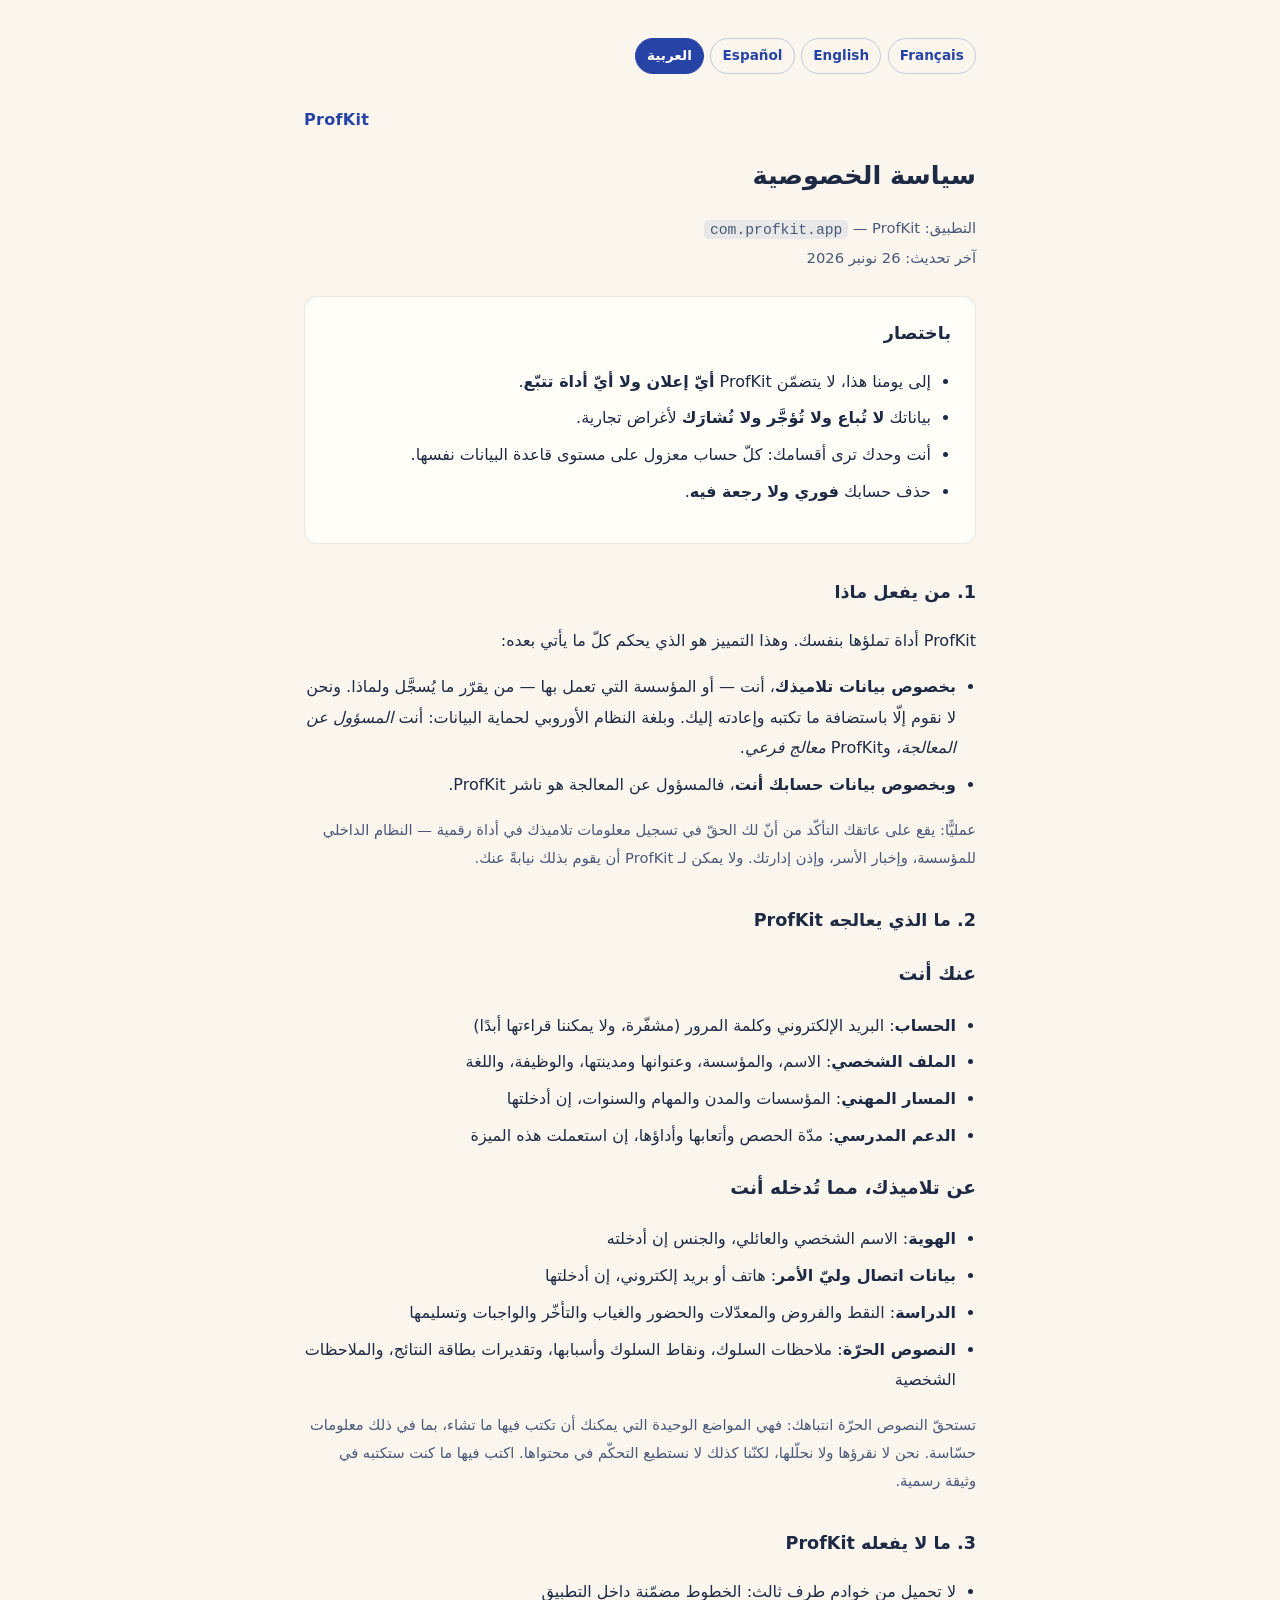
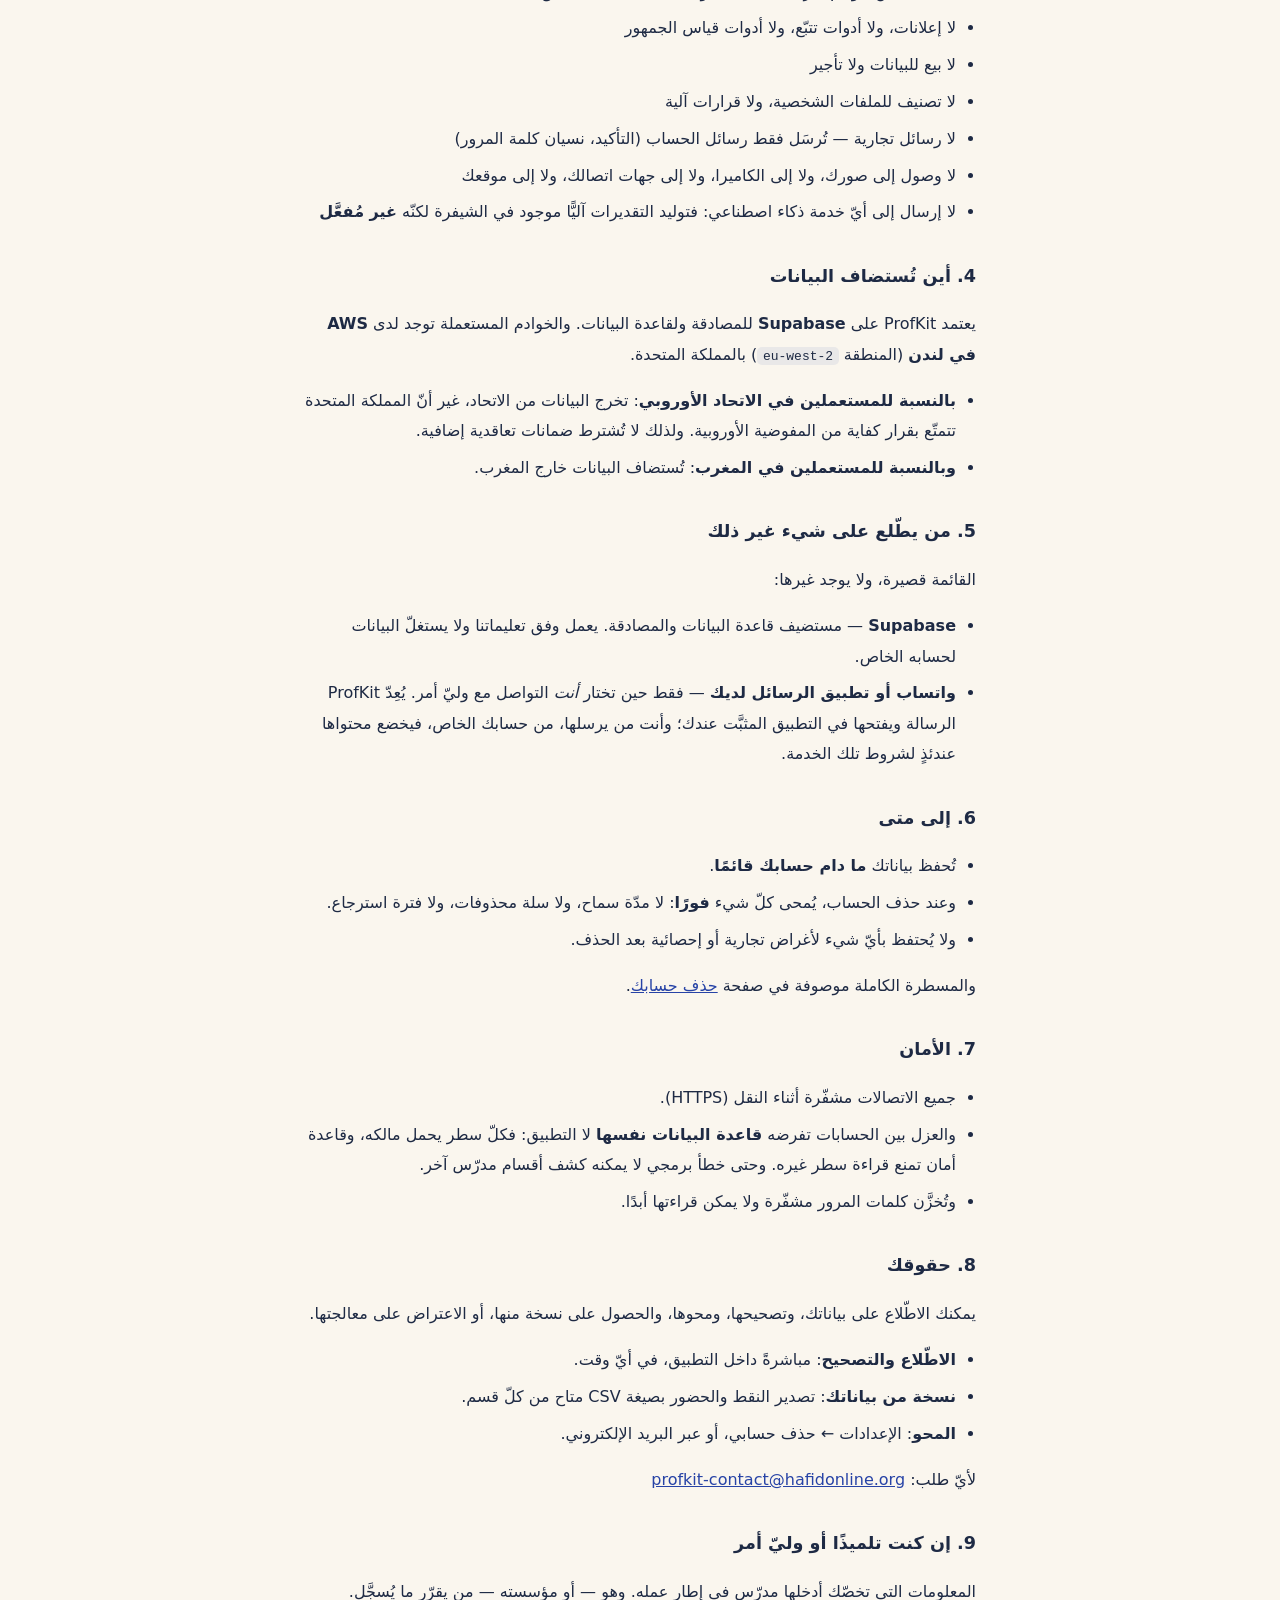
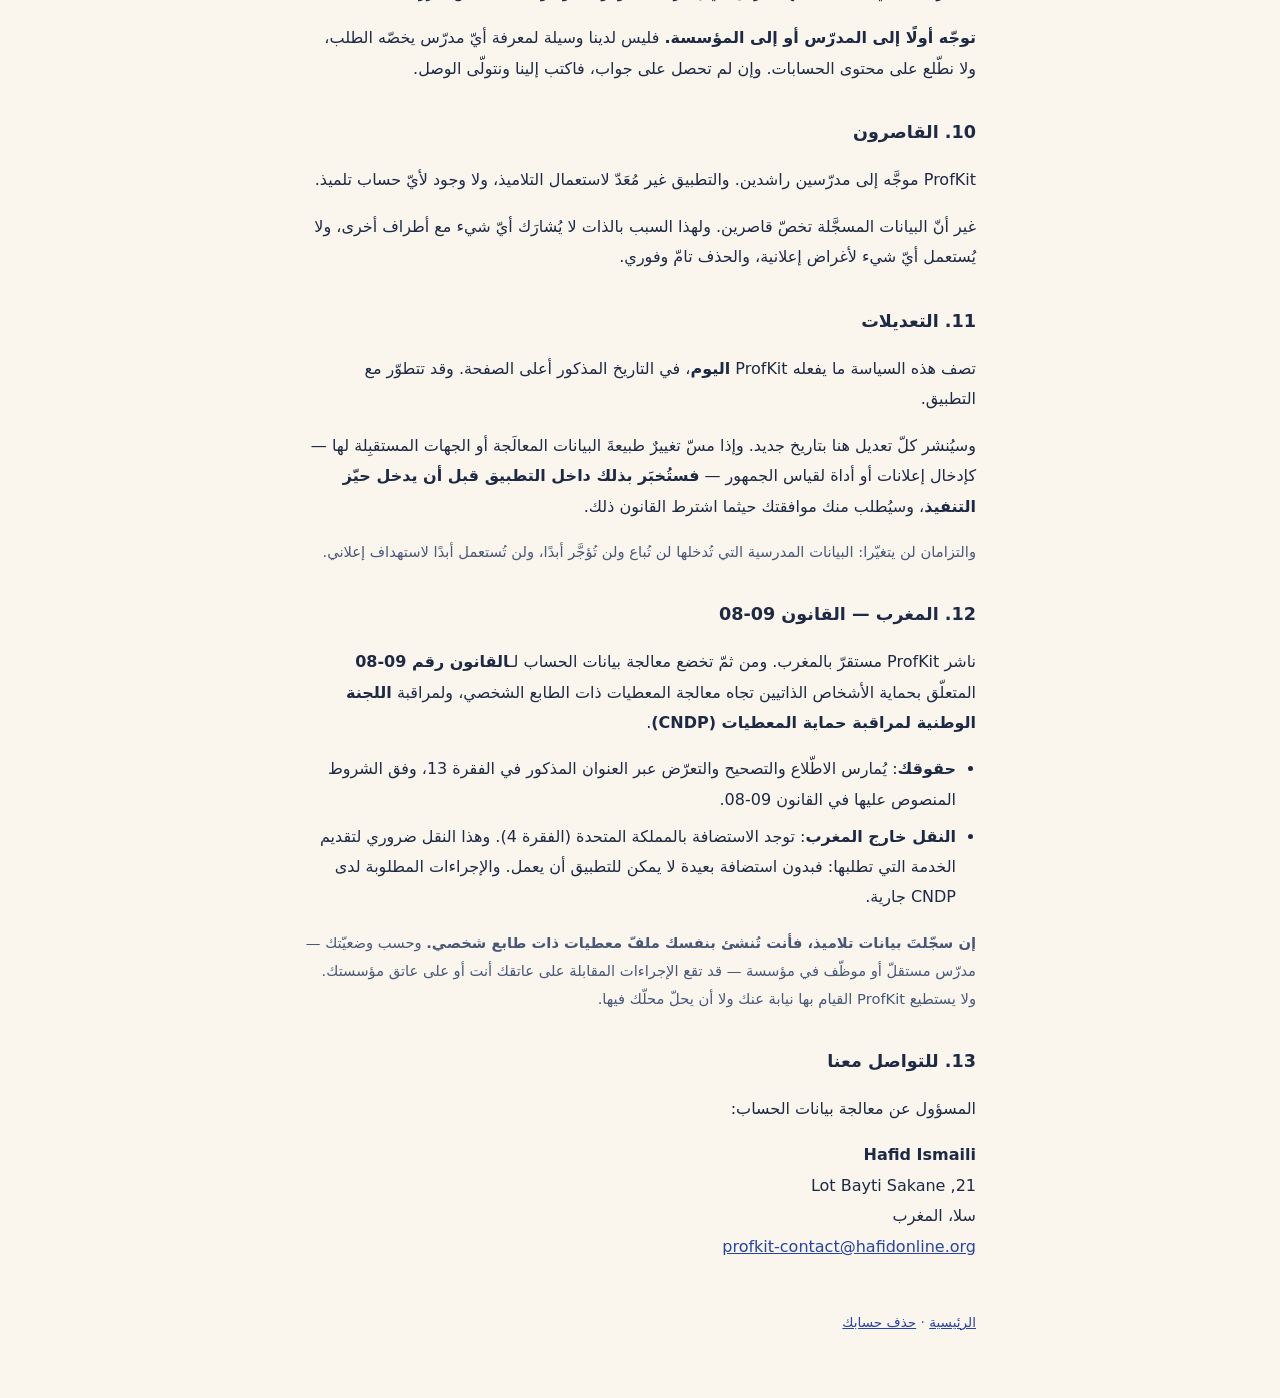
<file: ar/confidentialite.html>
<!doctype html>
<html lang="ar" dir="rtl">
  <head>
    <meta charset="UTF-8" />
    <meta name="viewport" content="width=device-width, initial-scale=1.0" />
    <title>ProfKit — سياسة الخصوصية</title>
    <meta
      name="description"
      content="ما البيانات التي يعالجها ProfKit، وأين تُستضاف، وكم تُحفظ، وكيف تمارس حقوقك."
    />
    <link rel="stylesheet" href="/assets/legal.css" />
    <!--
      Version arabe, en RTL (dir="rtl" sur la balise racine). La feuille de
      style partagée utilise des propriétés logiques, donc aucune règle
      spécifique n'est nécessaire ici.

      L'identifiant de l'app, les adresses email et le nom de la région AWS
      portent class="ltr" : sans cela leur ponctuation se déplace en contexte
      droite-à-gauche.

      Toute modification de fond doit être portée dans les quatre langues
      (/, /en/, /es/, /ar/). L'identité de la section 12 doit rester cohérente
      avec celle déclarée dans la Play Console.
    -->
  </head>
  <body>
    <main>
      <ul class="langs">
        <li><a href="/confidentialite" lang="fr">Français</a></li>
        <li><a href="/en/confidentialite" lang="en">English</a></li>
        <li><a href="/es/confidentialite" lang="es">Español</a></li>
        <li><a href="/ar/confidentialite" aria-current="page">العربية</a></li>
      </ul>

      <p class="marque ltr">ProfKit</p>
      <h1>سياسة الخصوصية</h1>
      <p class="note">
        التطبيق: ProfKit — <code>com.profkit.app</code><br />
        آخر تحديث: 26 نونبر 2026
      </p>

      <div class="carte">
        <h2>باختصار</h2>
        <ul>
          <li>إلى يومنا هذا، لا يتضمّن ProfKit <strong>أيّ إعلان ولا أيّ أداة تتبّع</strong>.</li>
          <li>بياناتك <strong>لا تُباع ولا تُؤجَّر ولا تُشارَك</strong> لأغراض تجارية.</li>
          <li>أنت وحدك ترى أقسامك: كلّ حساب معزول على مستوى قاعدة البيانات نفسها.</li>
          <li>حذف حسابك <strong>فوري ولا رجعة فيه</strong>.</li>
        </ul>
      </div>

      <h2>1. من يفعل ماذا</h2>
      <p>
        ProfKit أداة تملؤها بنفسك. وهذا التمييز هو الذي يحكم كلّ ما يأتي بعده:
      </p>
      <ul>
        <li>
          <strong>بخصوص بيانات تلاميذك</strong>، أنت — أو المؤسسة التي تعمل بها — من يقرّر
          ما يُسجَّل ولماذا. ونحن لا نقوم إلّا باستضافة ما تكتبه وإعادته إليك. وبلغة النظام
          الأوروبي لحماية البيانات: أنت <em>المسؤول عن المعالجة</em>، وProfKit
          <em>معالج فرعي</em>.
        </li>
        <li>
          <strong>وبخصوص بيانات حسابك أنت</strong>، فالمسؤول عن المعالجة هو ناشر ProfKit.
        </li>
      </ul>
      <p class="note">
        عمليًّا: يقع على عاتقك التأكّد من أنّ لك الحقّ في تسجيل معلومات تلاميذك في أداة
        رقمية — النظام الداخلي للمؤسسة، وإخبار الأسر، وإذن إدارتك. ولا يمكن لـ ProfKit أن
        يقوم بذلك نيابةً عنك.
      </p>

      <h2>2. ما الذي يعالجه ProfKit</h2>

      <h3>عنك أنت</h3>
      <ul>
        <li><strong>الحساب</strong>: البريد الإلكتروني وكلمة المرور (مشفّرة، ولا يمكننا قراءتها أبدًا)</li>
        <li><strong>الملف الشخصي</strong>: الاسم، والمؤسسة، وعنوانها ومدينتها، والوظيفة، واللغة</li>
        <li><strong>المسار المهني</strong>: المؤسسات والمدن والمهام والسنوات، إن أدخلتها</li>
        <li><strong>الدعم المدرسي</strong>: مدّة الحصص وأتعابها وأداؤها، إن استعملت هذه الميزة</li>
      </ul>

      <h3>عن تلاميذك، مما تُدخله أنت</h3>
      <ul>
        <li><strong>الهوية</strong>: الاسم الشخصي والعائلي، والجنس إن أدخلته</li>
        <li><strong>بيانات اتصال وليّ الأمر</strong>: هاتف أو بريد إلكتروني، إن أدخلتها</li>
        <li><strong>الدراسة</strong>: النقط والفروض والمعدّلات والحضور والغياب والتأخّر والواجبات وتسليمها</li>
        <li><strong>النصوص الحرّة</strong>: ملاحظات السلوك، ونقاط السلوك وأسبابها، وتقديرات بطاقة النتائج، والملاحظات الشخصية</li>
      </ul>
      <p class="note">
        تستحقّ النصوص الحرّة انتباهك: فهي المواضع الوحيدة التي يمكنك أن تكتب فيها ما تشاء،
        بما في ذلك معلومات حسّاسة. نحن لا نقرؤها ولا نحلّلها، لكنّنا كذلك لا نستطيع التحكّم
        في محتواها. اكتب فيها ما كنت ستكتبه في وثيقة رسمية.
      </p>

      <h2>3. ما لا يفعله ProfKit</h2>
      <ul>
        <li>لا تحميل من خوادم طرف ثالث: الخطوط مضمّنة داخل التطبيق</li>
        <li>لا إعلانات، ولا أدوات تتبّع، ولا أدوات قياس الجمهور</li>
        <li>لا بيع للبيانات ولا تأجير</li>
        <li>لا تصنيف للملفات الشخصية، ولا قرارات آلية</li>
        <li>لا رسائل تجارية — تُرسَل فقط رسائل الحساب (التأكيد، نسيان كلمة المرور)</li>
        <li>لا وصول إلى صورك، ولا إلى الكاميرا، ولا إلى جهات اتصالك، ولا إلى موقعك</li>
        <li>لا إرسال إلى أيّ خدمة ذكاء اصطناعي: فتوليد التقديرات آليًّا موجود في الشيفرة لكنّه <strong>غير مُفعَّل</strong></li>
      </ul>

      <h2>4. أين تُستضاف البيانات</h2>
      <p>
        يعتمد ProfKit على <strong>Supabase</strong> للمصادقة ولقاعدة البيانات. والخوادم
        المستعملة توجد لدى <strong>AWS في لندن</strong> (المنطقة
        <code>eu-west-2</code>) بالمملكة المتحدة.
      </p>
      <ul>
        <li>
          <strong>بالنسبة للمستعملين في الاتحاد الأوروبي</strong>: تخرج البيانات من الاتحاد،
          غير أنّ المملكة المتحدة تتمتّع بقرار كفاية من المفوضية الأوروبية. ولذلك لا تُشترط
          ضمانات تعاقدية إضافية.
        </li>
        <li>
          <strong>وبالنسبة للمستعملين في المغرب</strong>: تُستضاف البيانات خارج المغرب.
        </li>
      </ul>

      <h2>5. من يطّلع على شيء غير ذلك</h2>
      <p>القائمة قصيرة، ولا يوجد غيرها:</p>
      <ul>
        <li>
          <strong>Supabase</strong> — مستضيف قاعدة البيانات والمصادقة. يعمل وفق تعليماتنا
          ولا يستغلّ البيانات لحسابه الخاص.
        </li>
        <li>
          <strong>واتساب أو تطبيق الرسائل لديك</strong> — فقط حين تختار <em>أنت</em>
          التواصل مع وليّ أمر. يُعِدّ ProfKit الرسالة ويفتحها في التطبيق المثبَّت عندك؛ وأنت
          من يرسلها، من حسابك الخاص، فيخضع محتواها عندئذٍ لشروط تلك الخدمة.
        </li>
      </ul>

      <h2>6. إلى متى</h2>
      <ul>
        <li>تُحفظ بياناتك <strong>ما دام حسابك قائمًا</strong>.</li>
        <li>
          وعند حذف الحساب، يُمحى كلّ شيء <strong>فورًا</strong>: لا مدّة سماح، ولا سلة
          محذوفات، ولا فترة استرجاع.
        </li>
        <li>ولا يُحتفظ بأيّ شيء لأغراض تجارية أو إحصائية بعد الحذف.</li>
      </ul>
      <p>
        والمسطرة الكاملة موصوفة في صفحة
        <a href="/ar/suppression-compte">حذف حسابك</a>.
      </p>

      <h2>7. الأمان</h2>
      <ul>
        <li>جميع الاتصالات مشفّرة أثناء النقل (HTTPS).</li>
        <li>
          والعزل بين الحسابات تفرضه <strong>قاعدة البيانات نفسها</strong> لا التطبيق: فكلّ
          سطر يحمل مالكه، وقاعدة أمان تمنع قراءة سطر غيره. وحتى خطأ برمجي لا يمكنه كشف أقسام
          مدرّس آخر.
        </li>
        <li>وتُخزَّن كلمات المرور مشفّرة ولا يمكن قراءتها أبدًا.</li>
      </ul>

      <h2>8. حقوقك</h2>
      <p>
        يمكنك الاطّلاع على بياناتك، وتصحيحها، ومحوها، والحصول على نسخة منها، أو الاعتراض على
        معالجتها.
      </p>
      <ul>
        <li><strong>الاطّلاع والتصحيح</strong>: مباشرةً داخل التطبيق، في أيّ وقت.</li>
        <li><strong>نسخة من بياناتك</strong>: تصدير النقط والحضور بصيغة CSV متاح من كلّ قسم.</li>
        <li><strong>المحو</strong>: الإعدادات ← حذف حسابي، أو عبر البريد الإلكتروني.</li>
      </ul>
      <p>
        لأيّ طلب:
        <a class="ltr" href="mailto:profkit-contact@hafidonline.org">profkit-contact@hafidonline.org</a>
      </p>

      <h2>9. إن كنت تلميذًا أو وليّ أمر</h2>
      <p>
        المعلومات التي تخصّك أدخلها مدرّس في إطار عمله. وهو — أو مؤسسته — من يقرّر ما
        يُسجَّل.
      </p>
      <p>
        <strong>توجّه أولًا إلى المدرّس أو إلى المؤسسة.</strong> فليس لدينا وسيلة لمعرفة أيّ
        مدرّس يخصّه الطلب، ولا نطّلع على محتوى الحسابات. وإن لم تحصل على جواب، فاكتب إلينا
        ونتولّى الوصل.
      </p>

      <h2>10. القاصرون</h2>
      <p>
        ProfKit موجَّه إلى مدرّسين راشدين. والتطبيق غير مُعَدّ لاستعمال التلاميذ، ولا وجود
        لأيّ حساب تلميذ.
      </p>
      <p>
        غير أنّ البيانات المسجَّلة تخصّ قاصرين. ولهذا السبب بالذات لا يُشارَك أيّ شيء مع
        أطراف أخرى، ولا يُستعمل أيّ شيء لأغراض إعلانية، والحذف تامّ وفوري.
      </p>

      <h2>11. التعديلات</h2>
      <p>
        تصف هذه السياسة ما يفعله ProfKit <strong>اليوم</strong>، في التاريخ المذكور أعلى
        الصفحة. وقد تتطوّر مع التطبيق.
      </p>
      <p>
        وسيُنشر كلّ تعديل هنا بتاريخ جديد. وإذا مسّ تغييرٌ طبيعةَ البيانات المعالَجة أو
        الجهات المستقبِلة لها — كإدخال إعلانات أو أداة لقياس الجمهور —
        <strong>فستُخبَر بذلك داخل التطبيق قبل أن يدخل حيّز التنفيذ</strong>، وسيُطلب منك
        موافقتك حيثما اشترط القانون ذلك.
      </p>
      <p class="note">
        والتزامان لن يتغيّرا: البيانات المدرسية التي تُدخلها لن تُباع ولن تُؤجَّر أبدًا، ولن
        تُستعمل أبدًا لاستهداف إعلاني.
      </p>

      <h2>12. المغرب — القانون 09-08</h2>
      <p>
        ناشر ProfKit مستقرّ بالمغرب. ومن ثمّ تخضع معالجة بيانات الحساب
        لـ<strong>القانون رقم 09-08</strong> المتعلّق بحماية الأشخاص الذاتيين تجاه
        معالجة المعطيات ذات الطابع الشخصي، ولمراقبة <strong>اللجنة الوطنية
        لمراقبة حماية المعطيات (CNDP)</strong>.
      </p>
      <ul>
        <li>
          <strong>حقوقك</strong>: يُمارس الاطّلاع والتصحيح والتعرّض عبر العنوان
          المذكور في الفقرة 13، وفق الشروط المنصوص عليها في القانون 09-08.
        </li>
        <li>
          <strong>النقل خارج المغرب</strong>: توجد الاستضافة بالمملكة المتحدة
          (الفقرة 4). وهذا النقل ضروري لتقديم الخدمة التي تطلبها: فبدون استضافة
          بعيدة لا يمكن للتطبيق أن يعمل. والإجراءات المطلوبة لدى CNDP جارية.
        </li>
        <!-- Numéro de déclaration CNDP : remettre cette puce une
             fois le récépissé obtenu. Tant qu'il n'existe pas, ne rien
             afficher vaut mieux qu'un numéro inventé ou un marqueur. -->
      </ul>
      <p class="note">
        <strong>إن سجّلتَ بيانات تلاميذ، فأنت تُنشئ بنفسك ملفّ معطيات ذات طابع
        شخصي.</strong> وحسب وضعيّتك — مدرّس مستقلّ أو موظّف في مؤسسة — قد تقع
        الإجراءات المقابلة على عاتقك أنت أو على عاتق مؤسستك. ولا يستطيع ProfKit
        القيام بها نيابة عنك ولا أن يحلّ محلّك فيها.
      </p>

      <h2>13. للتواصل معنا</h2>
      <p>المسؤول عن معالجة بيانات الحساب:</p>
      <p>
        <strong>Hafid Ismaili</strong><br />
        21, Lot Bayti Sakane<br />
        سلا، المغرب<br />
        <a class="ltr" href="mailto:profkit-contact@hafidonline.org">profkit-contact@hafidonline.org</a>
      </p>

      <footer>
        <a href="/ar/">الرئيسية</a> ·
        <a href="/ar/suppression-compte">حذف حسابك</a>
      </footer>
    </main>
  </body>
</html>
</file>
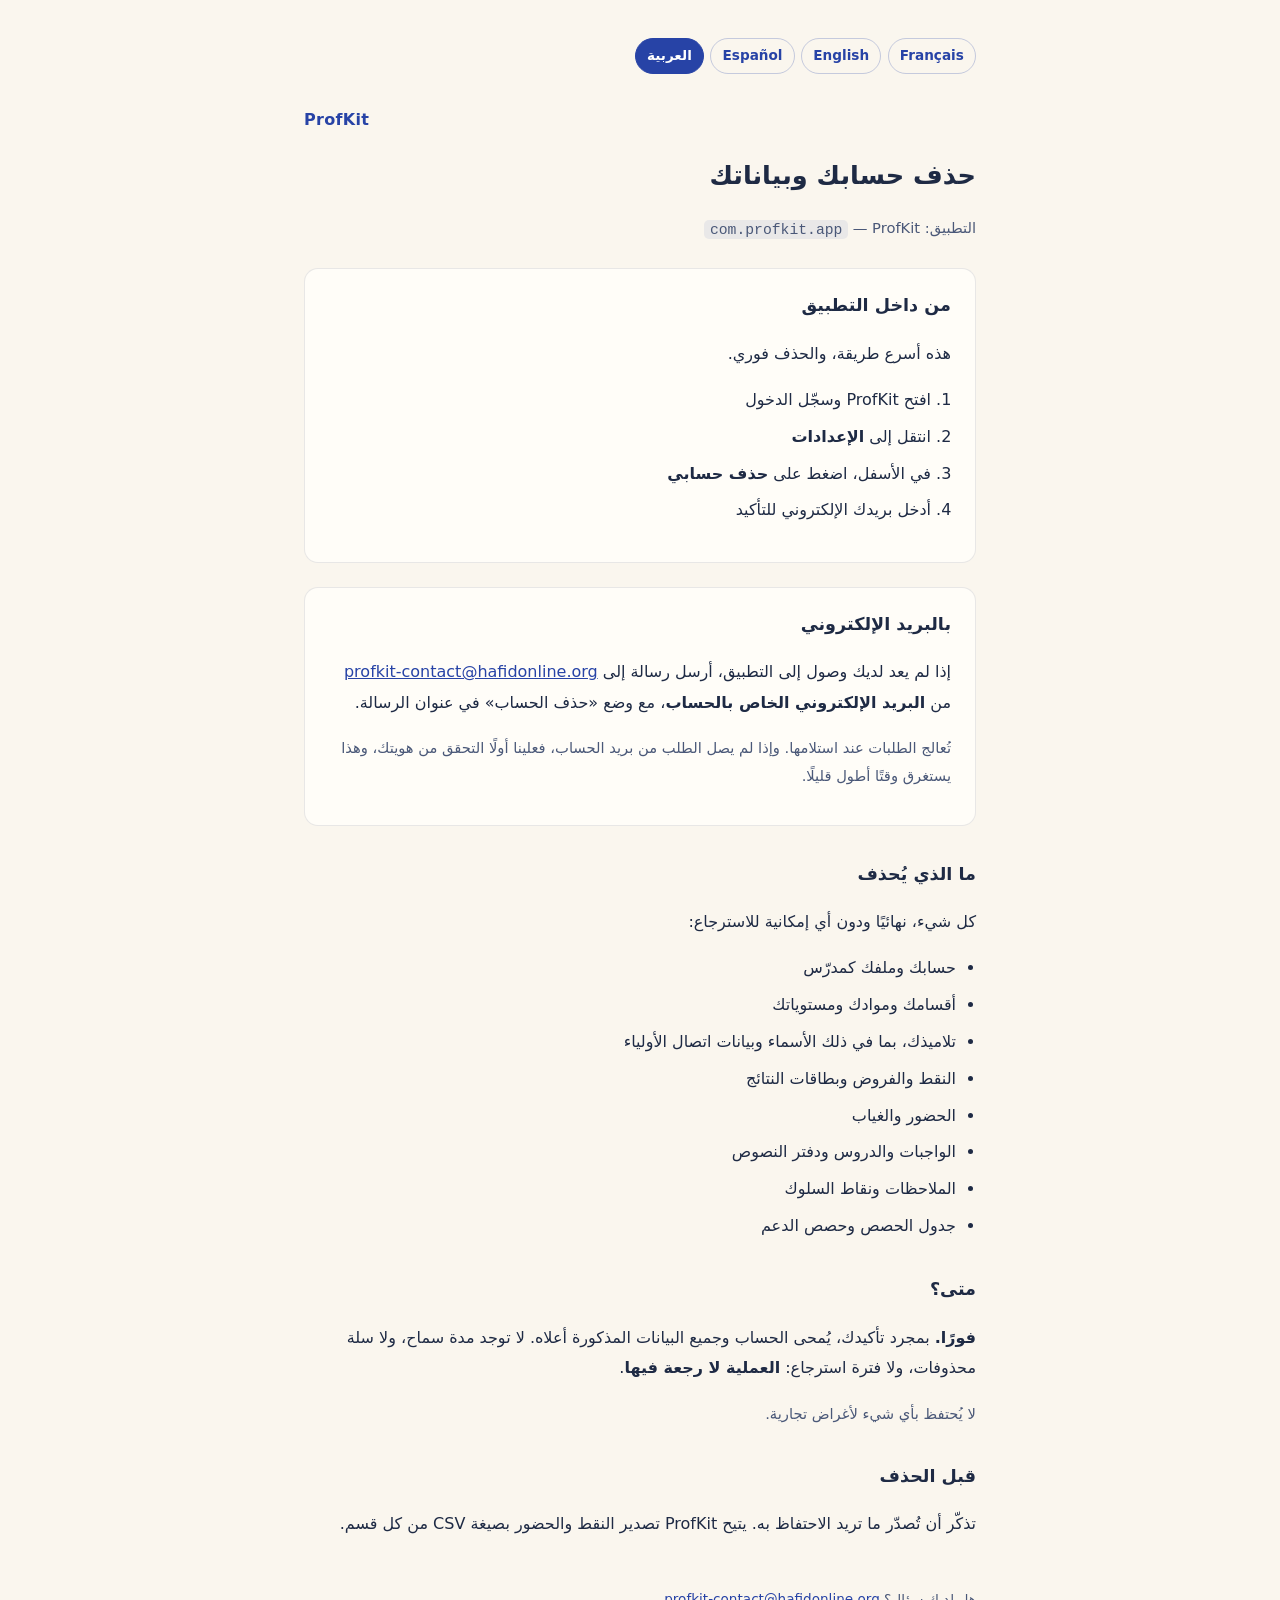
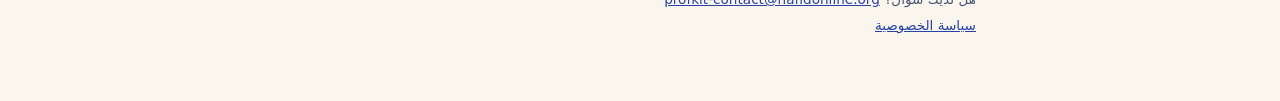
<file: ar/suppression-compte.html>
<!doctype html>
<html lang="ar" dir="rtl">
  <head>
    <meta charset="UTF-8" />
    <meta name="viewport" content="width=device-width, initial-scale=1.0" />
    <title>ProfKit — حذف حسابك</title>
    <meta
      name="description"
      content="كيفية حذف حسابك في ProfKit وجميع بياناتك نهائيًا."
    />
    <link rel="stylesheet" href="/assets/legal.css" />
    <!--
      Version arabe, seule page en RTL (dir="rtl" sur la balise racine). La feuille de
      style partagée utilise des propriétés logiques, donc aucune règle
      spécifique n'est nécessaire ici.

      L'identifiant de l'app et les adresses email portent class="ltr" :
      sans cela leur ponctuation se déplace en contexte droite-à-gauche.

      Toute modification de fond doit être portée dans les quatre langues
      (/, /en/, /es/, /ar/).

      Les libellés d'interface cités ici (« الإعدادات », « حذف حسابي »)
      reprennent mot pour mot ceux de l'app, lus dans
      src/i18n/locales/ar.json du dépôt applicatif.
    -->
  </head>
  <body>
    <main>
      <ul class="langs">
        <li><a href="/suppression-compte" lang="fr">Français</a></li>
        <li><a href="/en/suppression-compte" lang="en">English</a></li>
        <li><a href="/es/suppression-compte" lang="es">Español</a></li>
        <li><a href="/ar/suppression-compte" aria-current="page">العربية</a></li>
      </ul>

      <p class="marque ltr">ProfKit</p>
      <h1>حذف حسابك وبياناتك</h1>
      <p class="note">التطبيق: ProfKit — <code>com.profkit.app</code></p>

      <div class="carte">
        <h2>من داخل التطبيق</h2>
        <p>هذه أسرع طريقة، والحذف فوري.</p>
        <ol>
          <li>افتح ProfKit وسجّل الدخول</li>
          <li>انتقل إلى <strong>الإعدادات</strong></li>
          <li>في الأسفل، اضغط على <strong>حذف حسابي</strong></li>
          <li>أدخل بريدك الإلكتروني للتأكيد</li>
        </ol>
      </div>

      <div class="carte">
        <h2>بالبريد الإلكتروني</h2>
        <p>
          إذا لم يعد لديك وصول إلى التطبيق، أرسل رسالة إلى
          <a class="ltr" href="mailto:profkit-contact@hafidonline.org">profkit-contact@hafidonline.org</a>
          من <strong>البريد الإلكتروني الخاص بالحساب</strong>، مع وضع «حذف الحساب» في
          عنوان الرسالة.
        </p>
        <p class="note">
          تُعالج الطلبات عند استلامها. وإذا لم يصل الطلب من بريد الحساب، فعلينا أولًا
          التحقق من هويتك، وهذا يستغرق وقتًا أطول قليلًا.
        </p>
      </div>

      <h2>ما الذي يُحذف</h2>
      <p>كل شيء، نهائيًا ودون أي إمكانية للاسترجاع:</p>
      <ul>
        <li>حسابك وملفك كمدرّس</li>
        <li>أقسامك وموادك ومستوياتك</li>
        <li>تلاميذك، بما في ذلك الأسماء وبيانات اتصال الأولياء</li>
        <li>النقط والفروض وبطاقات النتائج</li>
        <li>الحضور والغياب</li>
        <li>الواجبات والدروس ودفتر النصوص</li>
        <li>الملاحظات ونقاط السلوك</li>
        <li>جدول الحصص وحصص الدعم</li>
      </ul>

      <h2>متى؟</h2>
      <p>
        <strong>فورًا.</strong> بمجرد تأكيدك، يُمحى الحساب وجميع البيانات المذكورة أعلاه.
        لا توجد مدة سماح، ولا سلة محذوفات، ولا فترة استرجاع:
        <strong>العملية لا رجعة فيها</strong>.
      </p>
      <p class="note">لا يُحتفظ بأي شيء لأغراض تجارية.</p>

      <h2>قبل الحذف</h2>
      <p>
        تذكّر أن تُصدّر ما تريد الاحتفاظ به. يتيح ProfKit تصدير النقط والحضور بصيغة CSV
        من كل قسم.
      </p>

      <footer>
        هل لديك سؤال؟
        <a class="ltr" href="mailto:profkit-contact@hafidonline.org">profkit-contact@hafidonline.org</a>
        <br />
        <a href="/ar/confidentialite">سياسة الخصوصية</a>
      </footer>
    </main>
  </body>
</html>
</file>
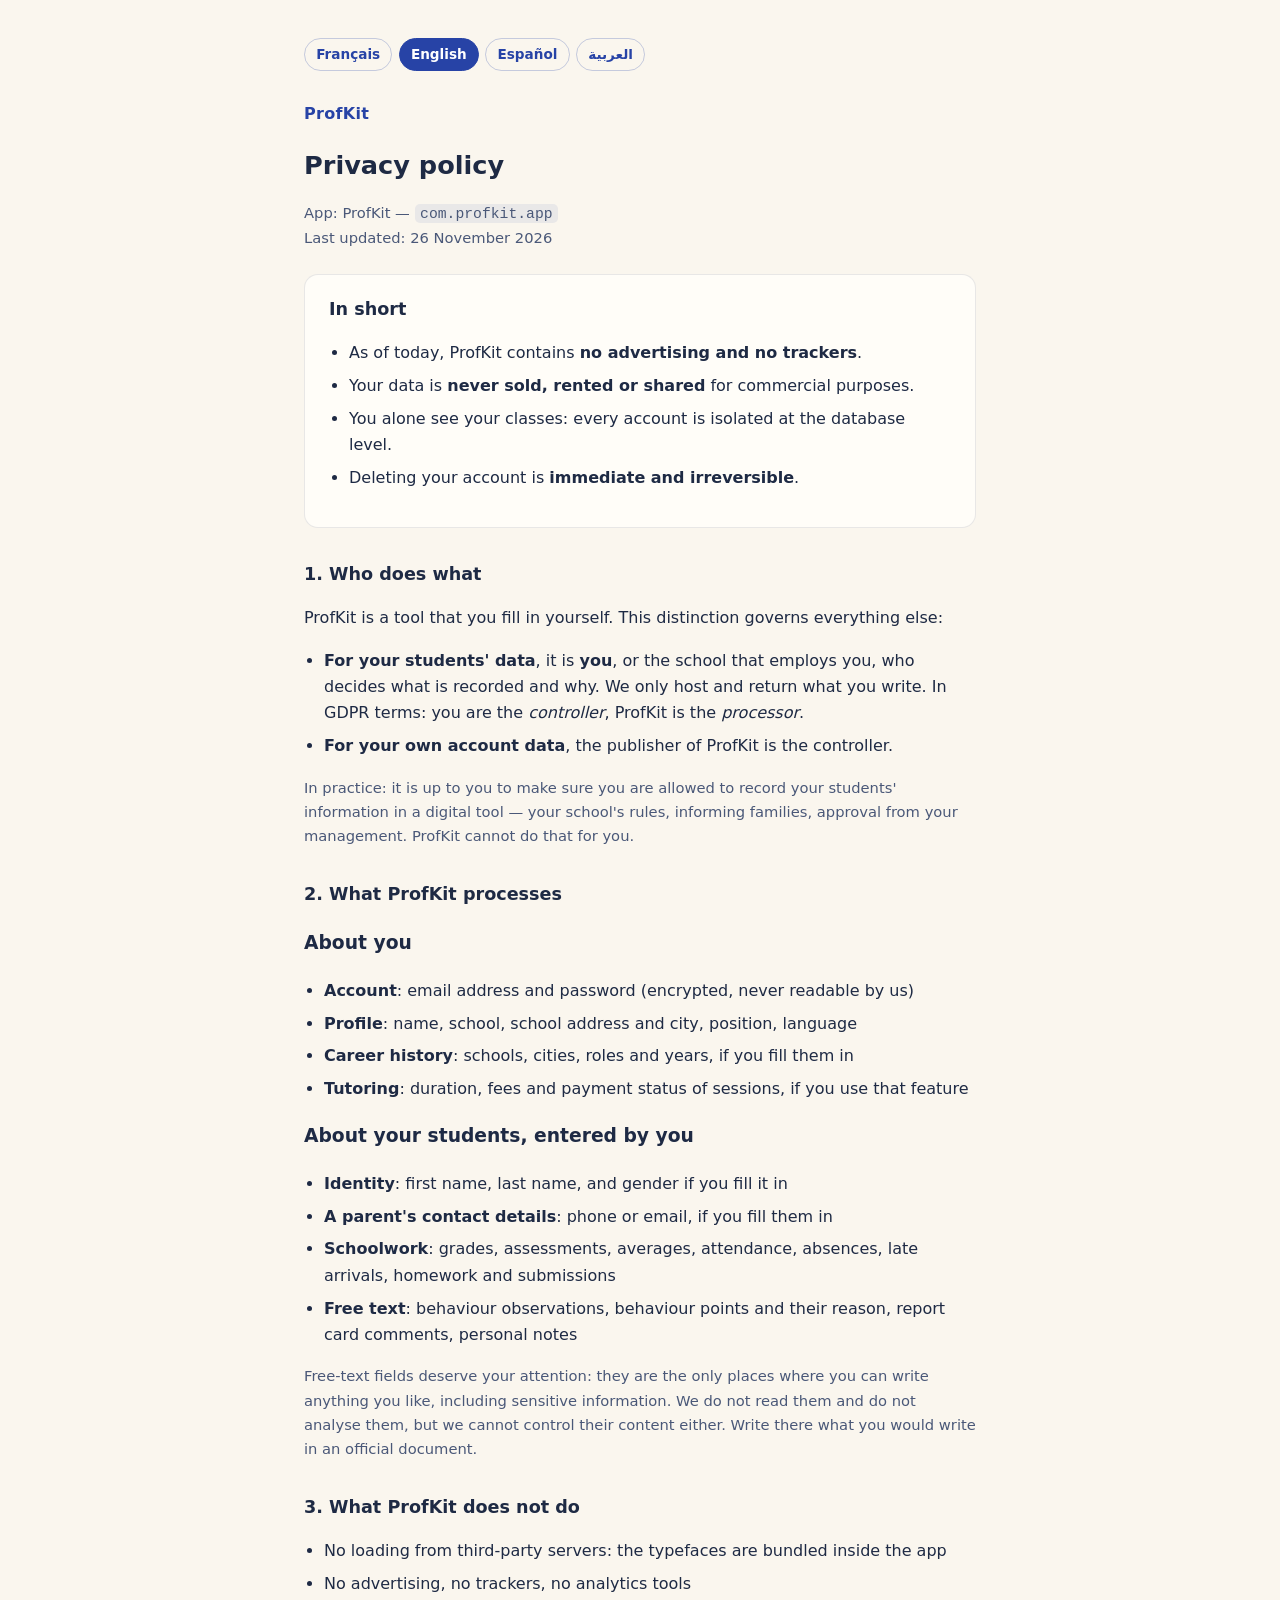
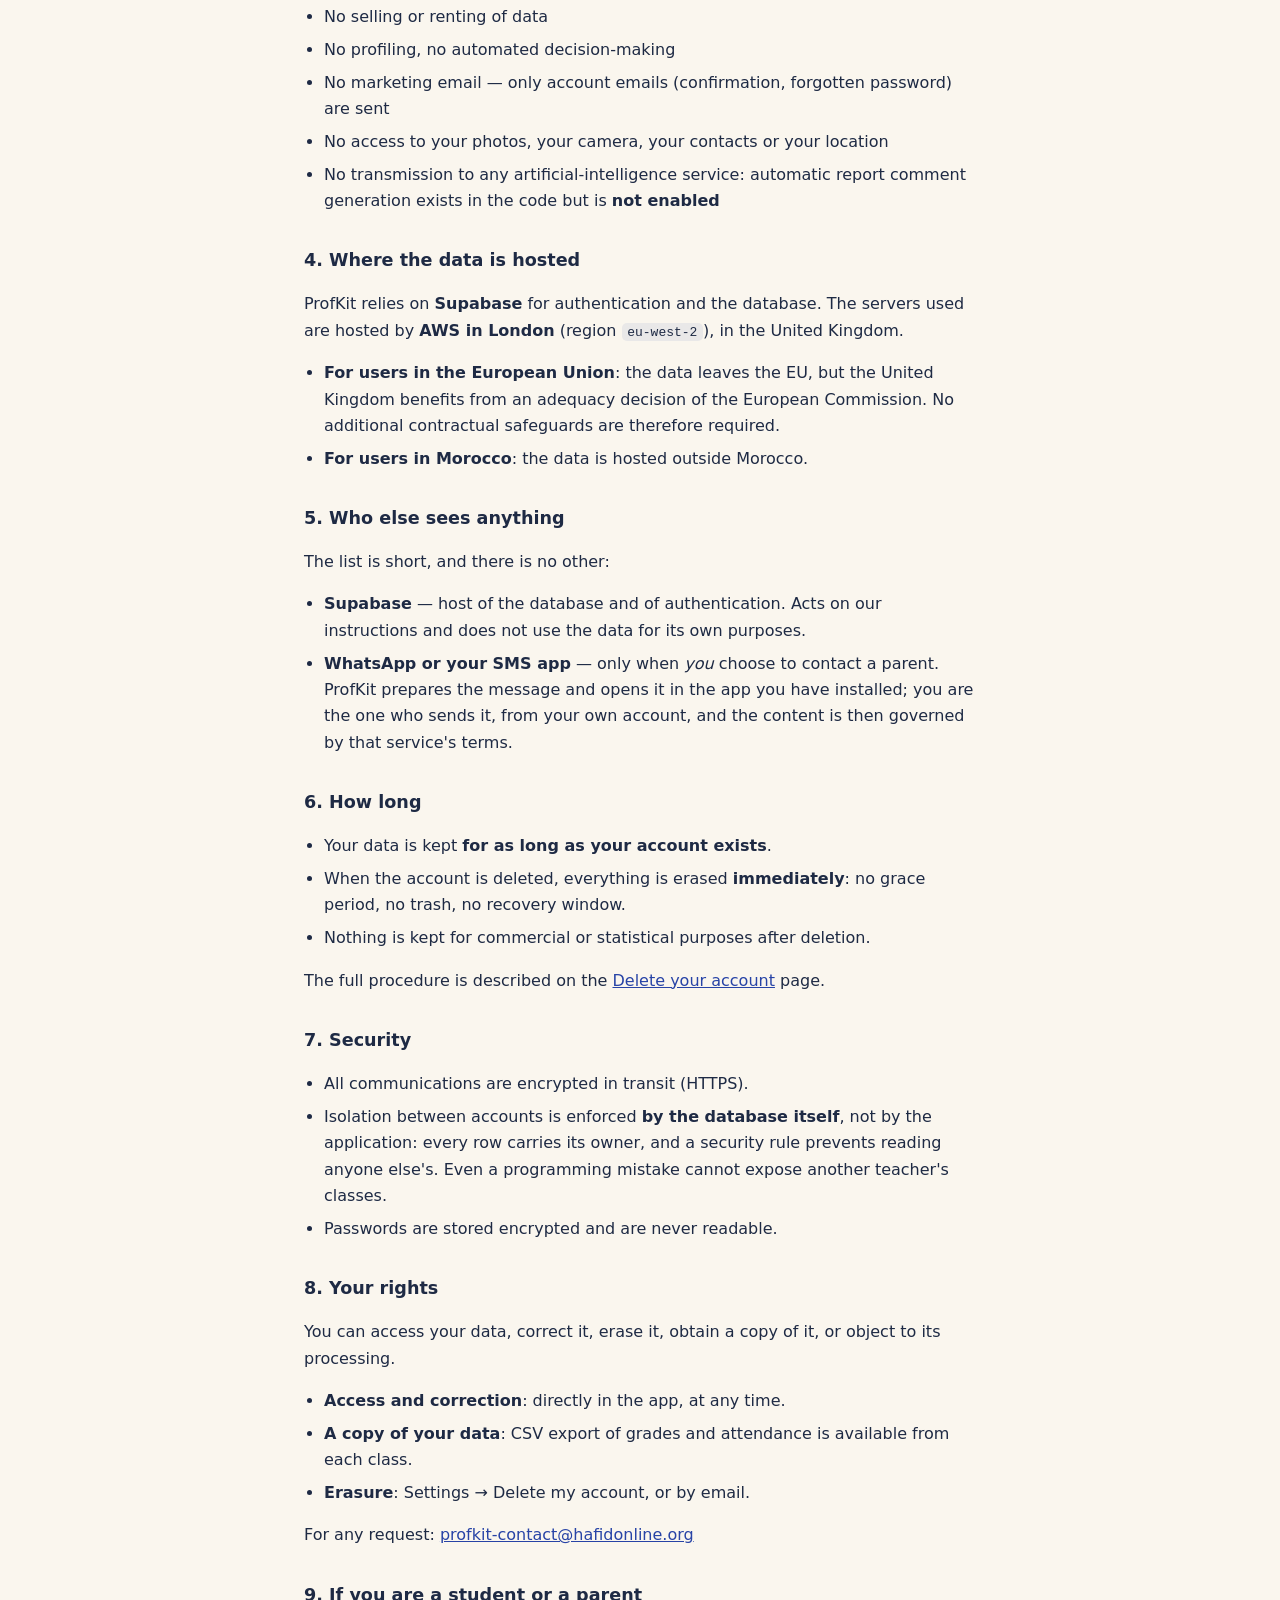
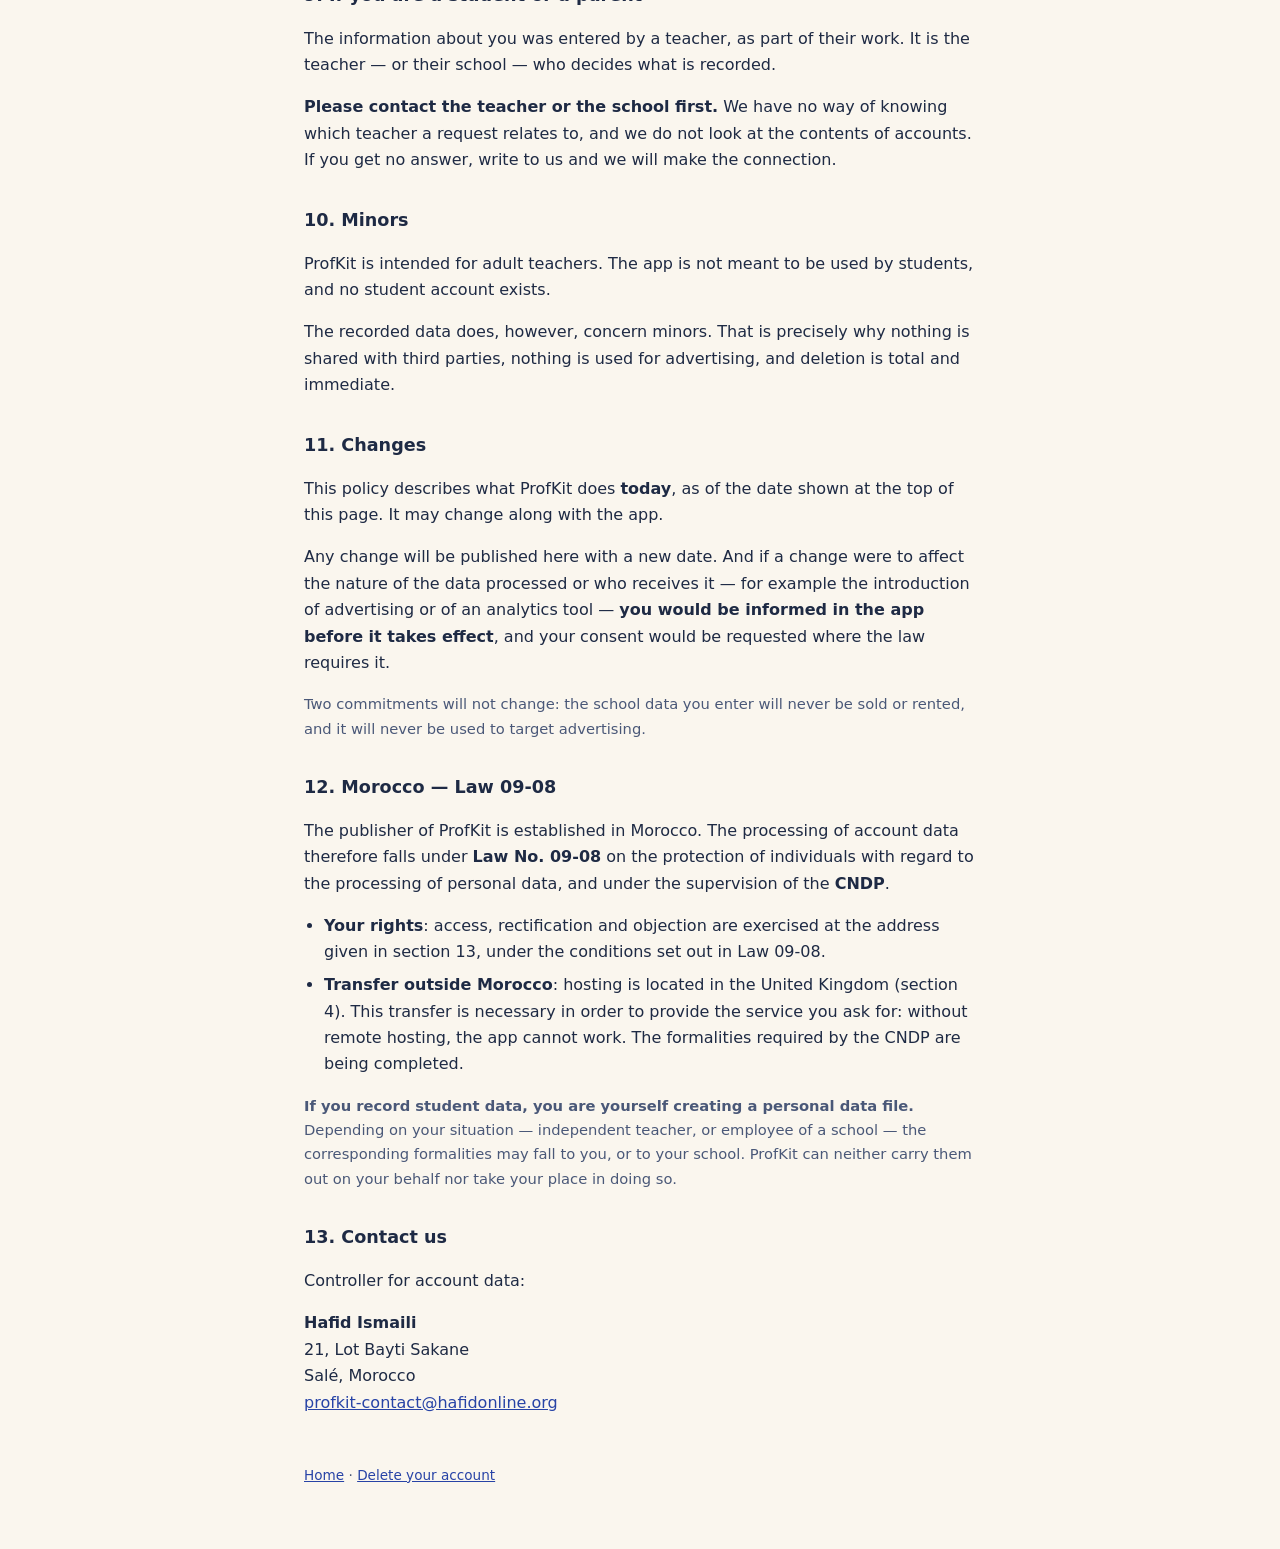
<file: en/confidentialite.html>
<!doctype html>
<html lang="en">
  <head>
    <meta charset="UTF-8" />
    <meta name="viewport" content="width=device-width, initial-scale=1.0" />
    <title>ProfKit — Privacy policy</title>
    <meta
      name="description"
      content="What data ProfKit processes, where it is hosted, how long it is kept, and how to exercise your rights."
    />
    <link rel="stylesheet" href="/assets/legal.css" />
    <!--
      Version anglaise. Toute modification de fond doit être portée dans les
      quatre langues (/, /en/, /es/, /ar/).

      L'identité de la section 12 doit rester cohérente avec celle déclarée
      dans la Play Console.
    -->
  </head>
  <body>
    <main>
      <ul class="langs">
        <li><a href="/confidentialite" lang="fr">Français</a></li>
        <li><a href="/en/confidentialite" aria-current="page">English</a></li>
        <li><a href="/es/confidentialite" lang="es">Español</a></li>
        <li><a href="/ar/confidentialite" lang="ar">العربية</a></li>
      </ul>

      <p class="marque">ProfKit</p>
      <h1>Privacy policy</h1>
      <p class="note">
        App: ProfKit — <code>com.profkit.app</code><br />
        Last updated: 26 November 2026
      </p>

      <div class="carte">
        <h2>In short</h2>
        <ul>
          <li>As of today, ProfKit contains <strong>no advertising and no trackers</strong>.</li>
          <li>Your data is <strong>never sold, rented or shared</strong> for commercial purposes.</li>
          <li>You alone see your classes: every account is isolated at the database level.</li>
          <li>Deleting your account is <strong>immediate and irreversible</strong>.</li>
        </ul>
      </div>

      <h2>1. Who does what</h2>
      <p>
        ProfKit is a tool that you fill in yourself. This distinction governs everything
        else:
      </p>
      <ul>
        <li>
          <strong>For your students' data</strong>, it is <strong>you</strong>, or the
          school that employs you, who decides what is recorded and why. We only host and
          return what you write. In GDPR terms: you are the <em>controller</em>, ProfKit is
          the <em>processor</em>.
        </li>
        <li>
          <strong>For your own account data</strong>, the publisher of ProfKit is the
          controller.
        </li>
      </ul>
      <p class="note">
        In practice: it is up to you to make sure you are allowed to record your students'
        information in a digital tool — your school's rules, informing families, approval
        from your management. ProfKit cannot do that for you.
      </p>

      <h2>2. What ProfKit processes</h2>

      <h3>About you</h3>
      <ul>
        <li><strong>Account</strong>: email address and password (encrypted, never readable by us)</li>
        <li><strong>Profile</strong>: name, school, school address and city, position, language</li>
        <li><strong>Career history</strong>: schools, cities, roles and years, if you fill them in</li>
        <li><strong>Tutoring</strong>: duration, fees and payment status of sessions, if you use that feature</li>
      </ul>

      <h3>About your students, entered by you</h3>
      <ul>
        <li><strong>Identity</strong>: first name, last name, and gender if you fill it in</li>
        <li><strong>A parent's contact details</strong>: phone or email, if you fill them in</li>
        <li><strong>Schoolwork</strong>: grades, assessments, averages, attendance, absences, late arrivals, homework and submissions</li>
        <li><strong>Free text</strong>: behaviour observations, behaviour points and their reason, report card comments, personal notes</li>
      </ul>
      <p class="note">
        Free-text fields deserve your attention: they are the only places where you can
        write anything you like, including sensitive information. We do not read them and
        do not analyse them, but we cannot control their content either. Write there what
        you would write in an official document.
      </p>

      <h2>3. What ProfKit does not do</h2>
      <ul>
        <li>No loading from third-party servers: the typefaces are bundled inside the app</li>
        <li>No advertising, no trackers, no analytics tools</li>
        <li>No selling or renting of data</li>
        <li>No profiling, no automated decision-making</li>
        <li>No marketing email — only account emails (confirmation, forgotten password) are sent</li>
        <li>No access to your photos, your camera, your contacts or your location</li>
        <li>No transmission to any artificial-intelligence service: automatic report comment generation exists in the code but is <strong>not enabled</strong></li>
      </ul>

      <h2>4. Where the data is hosted</h2>
      <p>
        ProfKit relies on <strong>Supabase</strong> for authentication and the database. The
        servers used are hosted by <strong>AWS in London</strong> (region
        <code>eu-west-2</code>), in the United Kingdom.
      </p>
      <ul>
        <li>
          <strong>For users in the European Union</strong>: the data leaves the EU, but the
          United Kingdom benefits from an adequacy decision of the European Commission. No
          additional contractual safeguards are therefore required.
        </li>
        <li>
          <strong>For users in Morocco</strong>: the data is hosted outside Morocco.
        </li>
      </ul>

      <h2>5. Who else sees anything</h2>
      <p>The list is short, and there is no other:</p>
      <ul>
        <li>
          <strong>Supabase</strong> — host of the database and of authentication. Acts on
          our instructions and does not use the data for its own purposes.
        </li>
        <li>
          <strong>WhatsApp or your SMS app</strong> — only when <em>you</em> choose to
          contact a parent. ProfKit prepares the message and opens it in the app you have
          installed; you are the one who sends it, from your own account, and the content
          is then governed by that service's terms.
        </li>
      </ul>

      <h2>6. How long</h2>
      <ul>
        <li>Your data is kept <strong>for as long as your account exists</strong>.</li>
        <li>
          When the account is deleted, everything is erased <strong>immediately</strong>:
          no grace period, no trash, no recovery window.
        </li>
        <li>Nothing is kept for commercial or statistical purposes after deletion.</li>
      </ul>
      <p>
        The full procedure is described on the
        <a href="/en/suppression-compte">Delete your account</a> page.
      </p>

      <h2>7. Security</h2>
      <ul>
        <li>All communications are encrypted in transit (HTTPS).</li>
        <li>
          Isolation between accounts is enforced <strong>by the database itself</strong>,
          not by the application: every row carries its owner, and a security rule prevents
          reading anyone else's. Even a programming mistake cannot expose another teacher's
          classes.
        </li>
        <li>Passwords are stored encrypted and are never readable.</li>
      </ul>

      <h2>8. Your rights</h2>
      <p>
        You can access your data, correct it, erase it, obtain a copy of it, or object to
        its processing.
      </p>
      <ul>
        <li><strong>Access and correction</strong>: directly in the app, at any time.</li>
        <li><strong>A copy of your data</strong>: CSV export of grades and attendance is available from each class.</li>
        <li><strong>Erasure</strong>: Settings → Delete my account, or by email.</li>
      </ul>
      <p>
        For any request:
        <a class="ltr" href="mailto:profkit-contact@hafidonline.org">profkit-contact@hafidonline.org</a>
      </p>

      <h2>9. If you are a student or a parent</h2>
      <p>
        The information about you was entered by a teacher, as part of their work. It is
        the teacher — or their school — who decides what is recorded.
      </p>
      <p>
        <strong>Please contact the teacher or the school first.</strong> We have no way of
        knowing which teacher a request relates to, and we do not look at the contents of
        accounts. If you get no answer, write to us and we will make the connection.
      </p>

      <h2>10. Minors</h2>
      <p>
        ProfKit is intended for adult teachers. The app is not meant to be used by students,
        and no student account exists.
      </p>
      <p>
        The recorded data does, however, concern minors. That is precisely why nothing is
        shared with third parties, nothing is used for advertising, and deletion is total
        and immediate.
      </p>

      <h2>11. Changes</h2>
      <p>
        This policy describes what ProfKit does <strong>today</strong>, as of the date shown
        at the top of this page. It may change along with the app.
      </p>
      <p>
        Any change will be published here with a new date. And if a change were to affect
        the nature of the data processed or who receives it — for example the introduction
        of advertising or of an analytics tool —
        <strong>you would be informed in the app before it takes effect</strong>, and your
        consent would be requested where the law requires it.
      </p>
      <p class="note">
        Two commitments will not change: the school data you enter will never be sold or
        rented, and it will never be used to target advertising.
      </p>

      <h2>12. Morocco — Law 09-08</h2>
      <p>
        The publisher of ProfKit is established in Morocco. The processing of account data
        therefore falls under <strong>Law No. 09-08</strong> on the protection of
        individuals with regard to the processing of personal data, and under the
        supervision of the <strong>CNDP</strong>.
      </p>
      <ul>
        <li>
          <strong>Your rights</strong>: access, rectification and objection are exercised at
          the address given in section 13, under the conditions set out in Law 09-08.
        </li>
        <li>
          <strong>Transfer outside Morocco</strong>: hosting is located in the United
          Kingdom (section 4). This transfer is necessary in order to provide the service
          you ask for: without remote hosting, the app cannot work. The formalities required
          by the CNDP are being completed.
        </li>
        <!-- Numéro de déclaration CNDP : remettre cette puce une
             fois le récépissé obtenu. Tant qu'il n'existe pas, ne rien
             afficher vaut mieux qu'un numéro inventé ou un marqueur. -->
      </ul>
      <p class="note">
        <strong>If you record student data, you are yourself creating a personal data
        file.</strong> Depending on your situation — independent teacher, or employee of a
        school — the corresponding formalities may fall to you, or to your school. ProfKit
        can neither carry them out on your behalf nor take your place in doing so.
      </p>

      <h2>13. Contact us</h2>
      <p>Controller for account data:</p>
      <p>
        <strong>Hafid Ismaili</strong><br />
        21, Lot Bayti Sakane<br />
        Salé, Morocco<br />
        <a class="ltr" href="mailto:profkit-contact@hafidonline.org">profkit-contact@hafidonline.org</a>
      </p>

      <footer>
        <a href="/en/">Home</a> ·
        <a href="/en/suppression-compte">Delete your account</a>
      </footer>
    </main>
  </body>
</html>
</file>
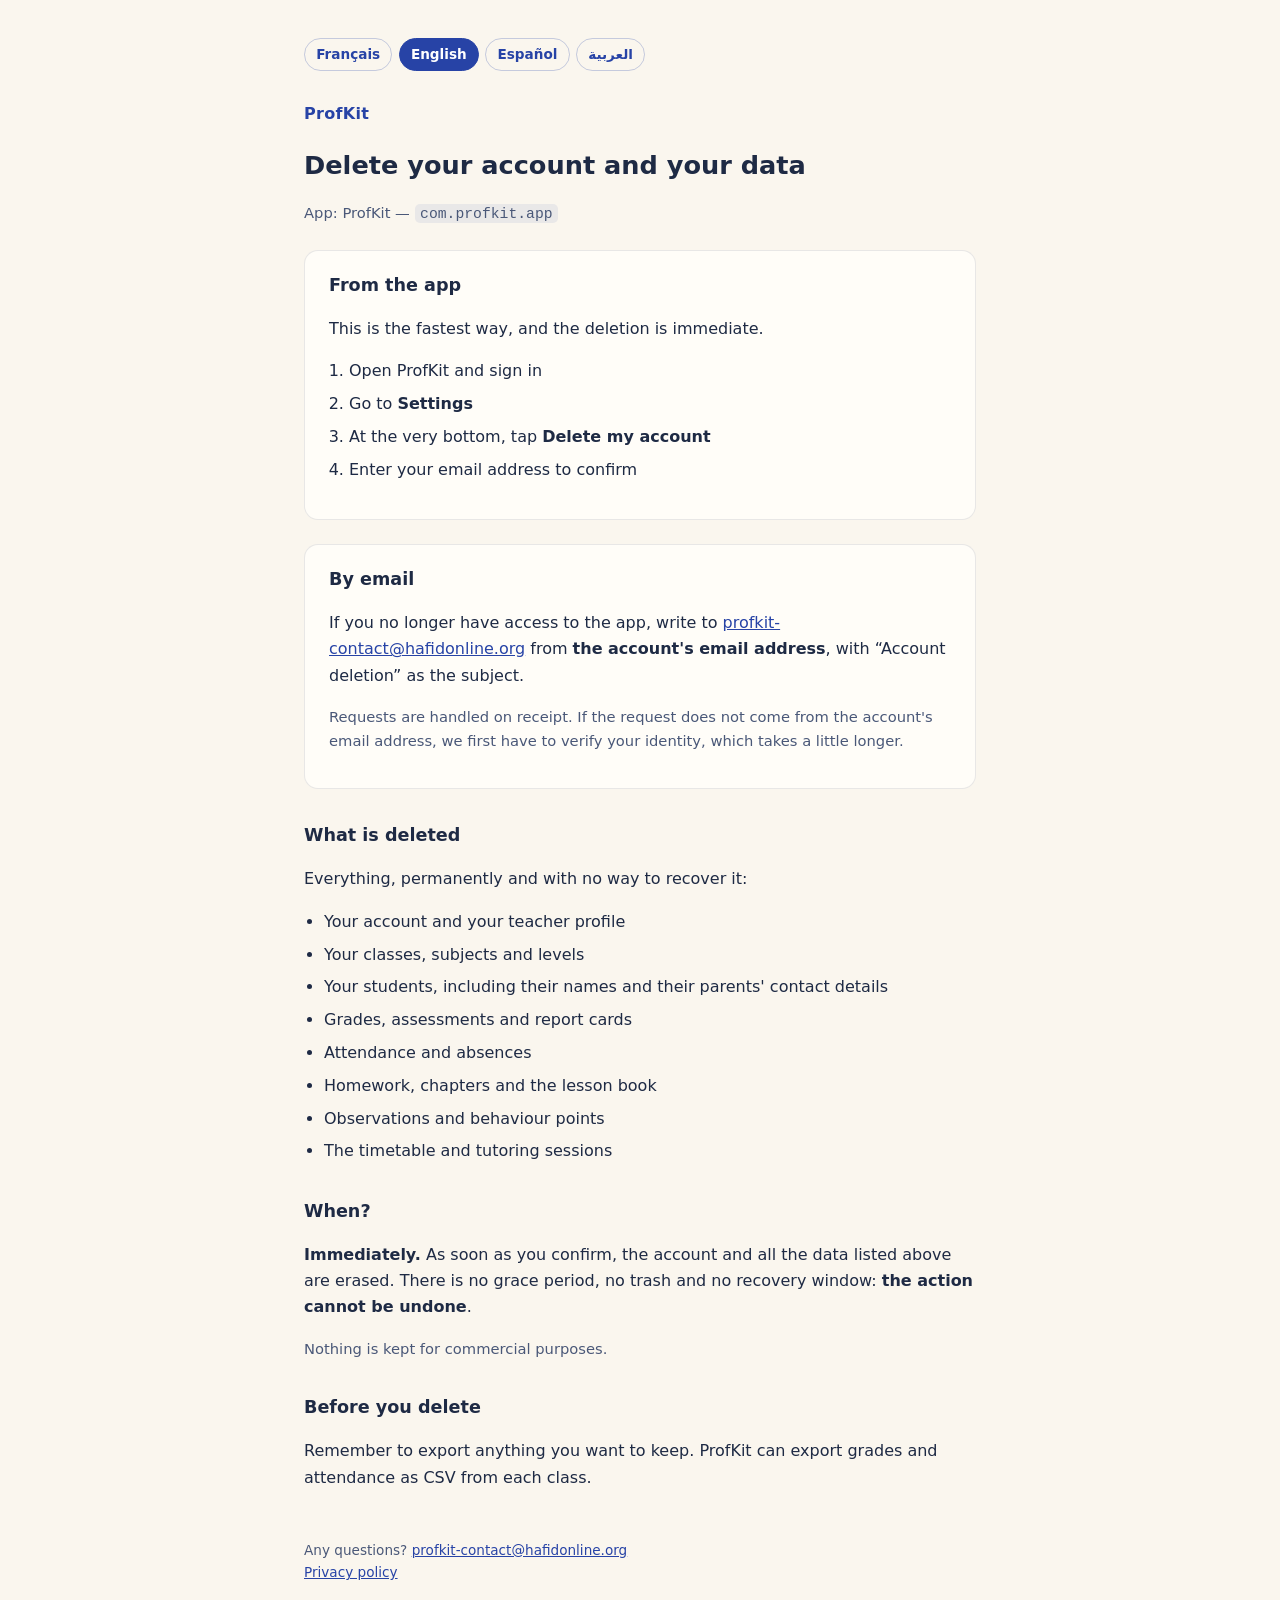
<file: en/suppression-compte.html>
<!doctype html>
<html lang="en">
  <head>
    <meta charset="UTF-8" />
    <meta name="viewport" content="width=device-width, initial-scale=1.0" />
    <title>ProfKit — Delete your account</title>
    <meta
      name="description"
      content="How to permanently delete your ProfKit account and all associated data."
    />
    <link rel="stylesheet" href="/assets/legal.css" />
    <!--
      Version anglaise. Toute modification de fond doit être portée dans les
      quatre langues (/, /en/, /es/, /ar/).

      Les libellés d'interface cités ici (« Settings », « Delete my
      account ») reprennent mot pour mot ceux de l'app, lus dans
      src/i18n/locales/en.json du dépôt applicatif.
    -->
  </head>
  <body>
    <main>
      <ul class="langs">
        <li><a href="/suppression-compte" lang="fr">Français</a></li>
        <li><a href="/en/suppression-compte" aria-current="page">English</a></li>
        <li><a href="/es/suppression-compte" lang="es">Español</a></li>
        <li><a href="/ar/suppression-compte" lang="ar">العربية</a></li>
      </ul>

      <p class="marque">ProfKit</p>
      <h1>Delete your account and your data</h1>
      <p class="note">App: ProfKit — <code>com.profkit.app</code></p>

      <div class="carte">
        <h2>From the app</h2>
        <p>This is the fastest way, and the deletion is immediate.</p>
        <ol>
          <li>Open ProfKit and sign in</li>
          <li>Go to <strong>Settings</strong></li>
          <li>At the very bottom, tap <strong>Delete my account</strong></li>
          <li>Enter your email address to confirm</li>
        </ol>
      </div>

      <div class="carte">
        <h2>By email</h2>
        <p>
          If you no longer have access to the app, write to
          <a class="ltr" href="mailto:profkit-contact@hafidonline.org">profkit-contact@hafidonline.org</a> from
          <strong>the account's email address</strong>, with “Account deletion” as the
          subject.
        </p>
        <p class="note">
          Requests are handled on receipt. If the request does not come from the account's
          email address, we first have to verify your identity, which takes a little longer.
        </p>
      </div>

      <h2>What is deleted</h2>
      <p>Everything, permanently and with no way to recover it:</p>
      <ul>
        <li>Your account and your teacher profile</li>
        <li>Your classes, subjects and levels</li>
        <li>Your students, including their names and their parents' contact details</li>
        <li>Grades, assessments and report cards</li>
        <li>Attendance and absences</li>
        <li>Homework, chapters and the lesson book</li>
        <li>Observations and behaviour points</li>
        <li>The timetable and tutoring sessions</li>
      </ul>

      <h2>When?</h2>
      <p>
        <strong>Immediately.</strong> As soon as you confirm, the account and all the data
        listed above are erased. There is no grace period, no trash and no recovery window:
        <strong>the action cannot be undone</strong>.
      </p>
      <p class="note">Nothing is kept for commercial purposes.</p>

      <h2>Before you delete</h2>
      <p>
        Remember to export anything you want to keep. ProfKit can export grades and
        attendance as CSV from each class.
      </p>

      <footer>
        Any questions?
        <a class="ltr" href="mailto:profkit-contact@hafidonline.org">profkit-contact@hafidonline.org</a>
        <br />
        <a href="/en/confidentialite">Privacy policy</a>
      </footer>
    </main>
  </body>
</html>
</file>
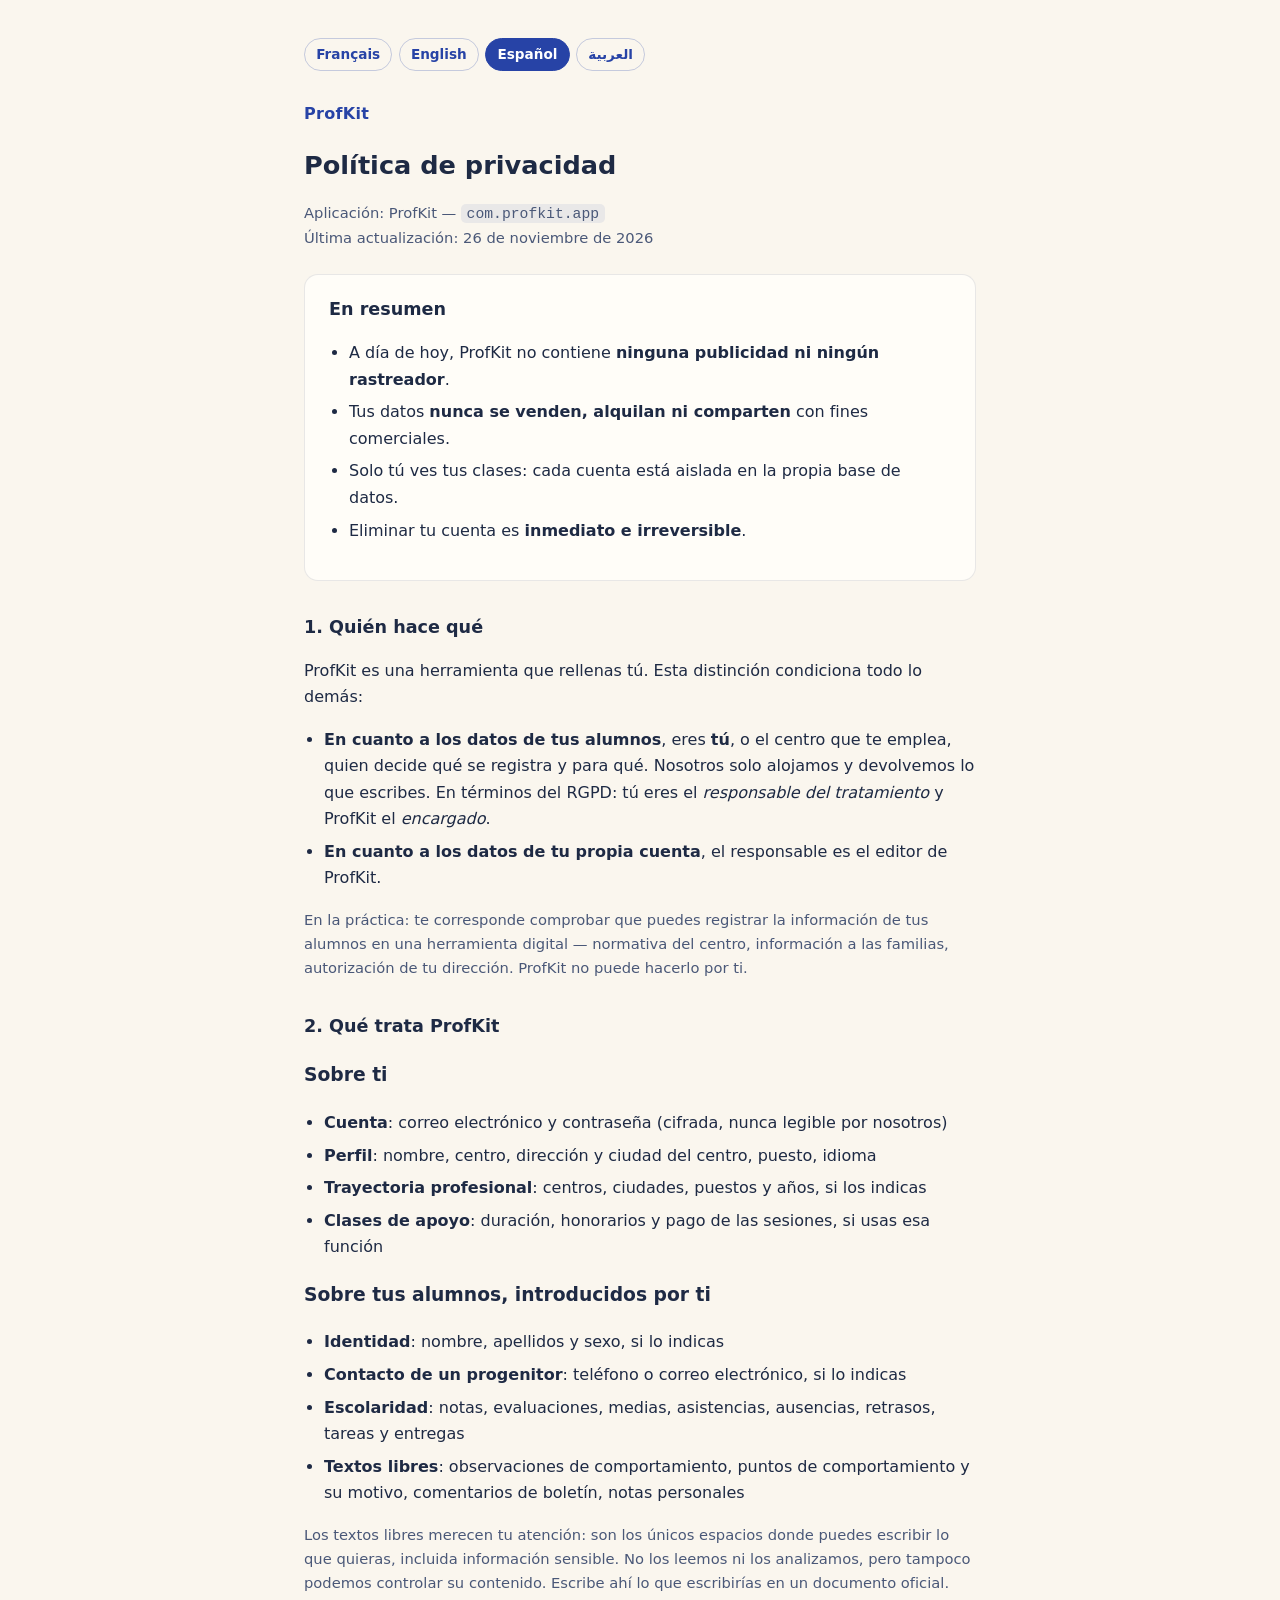
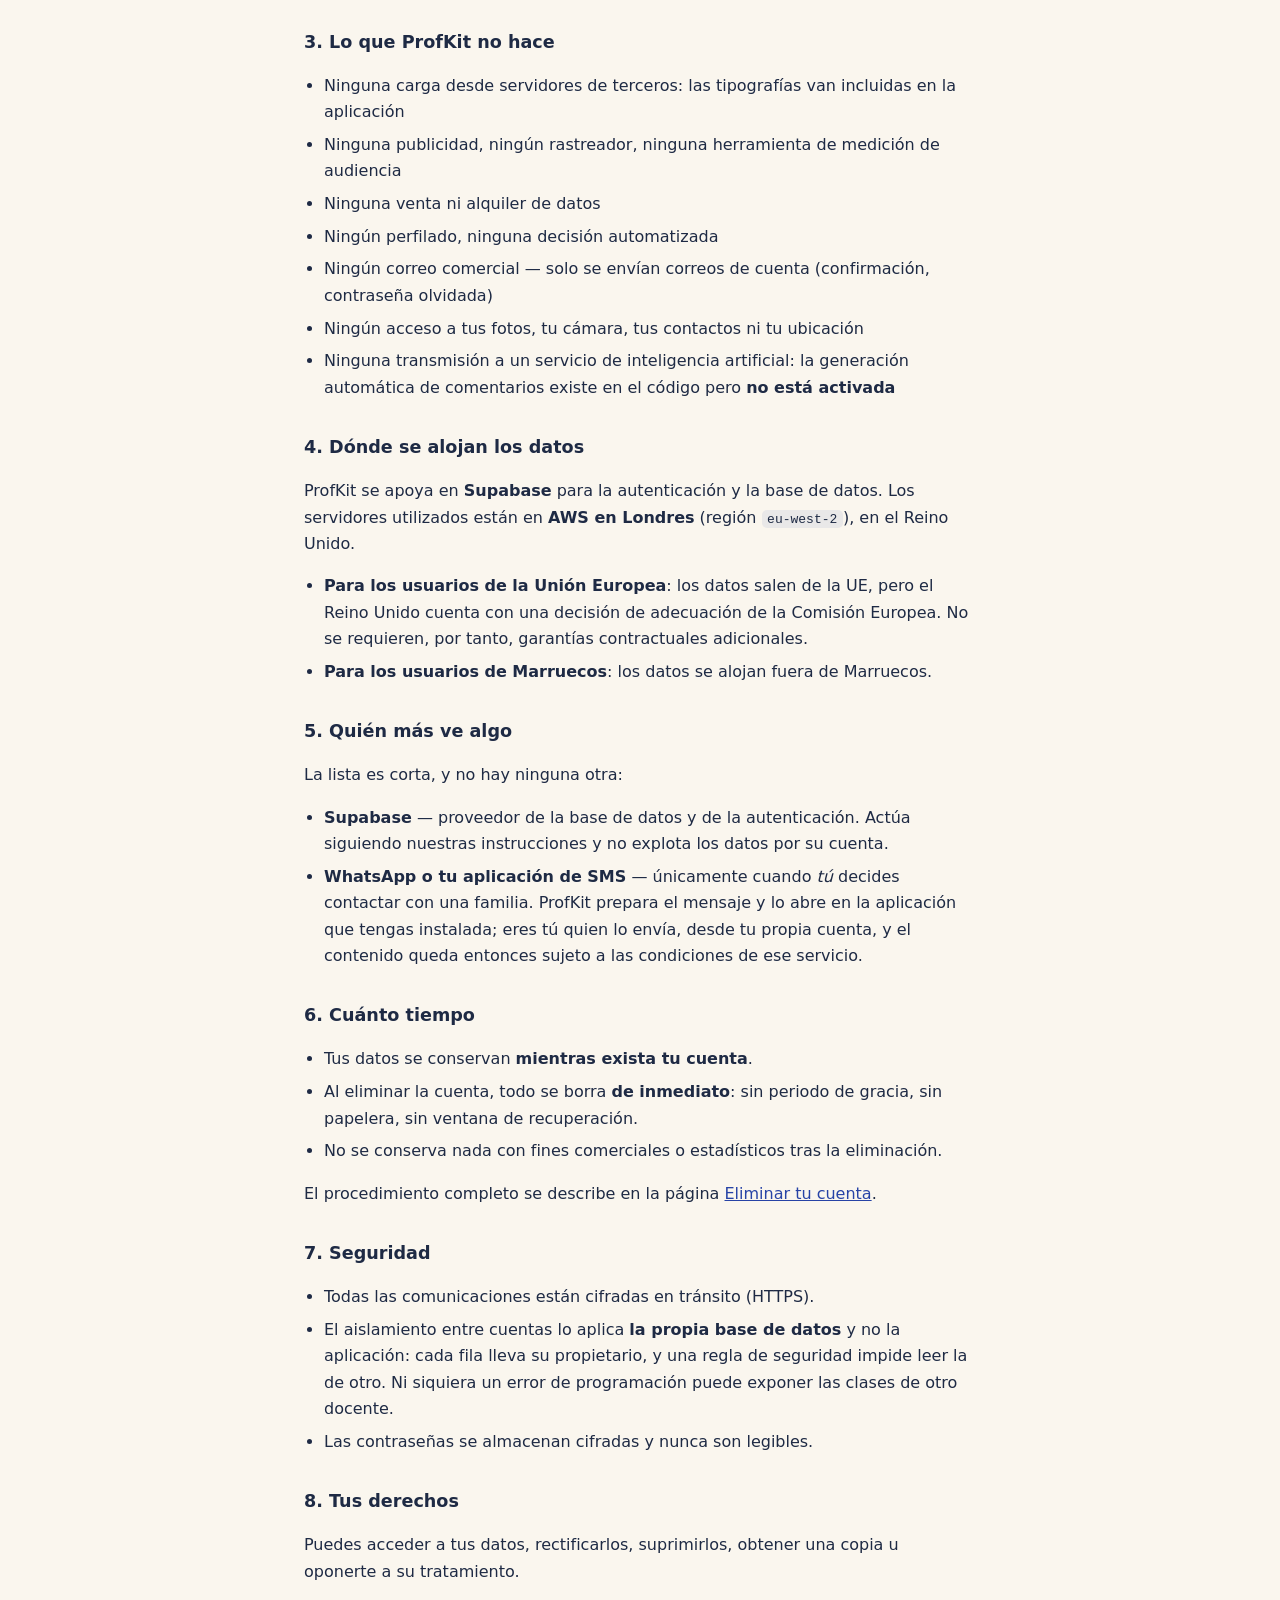
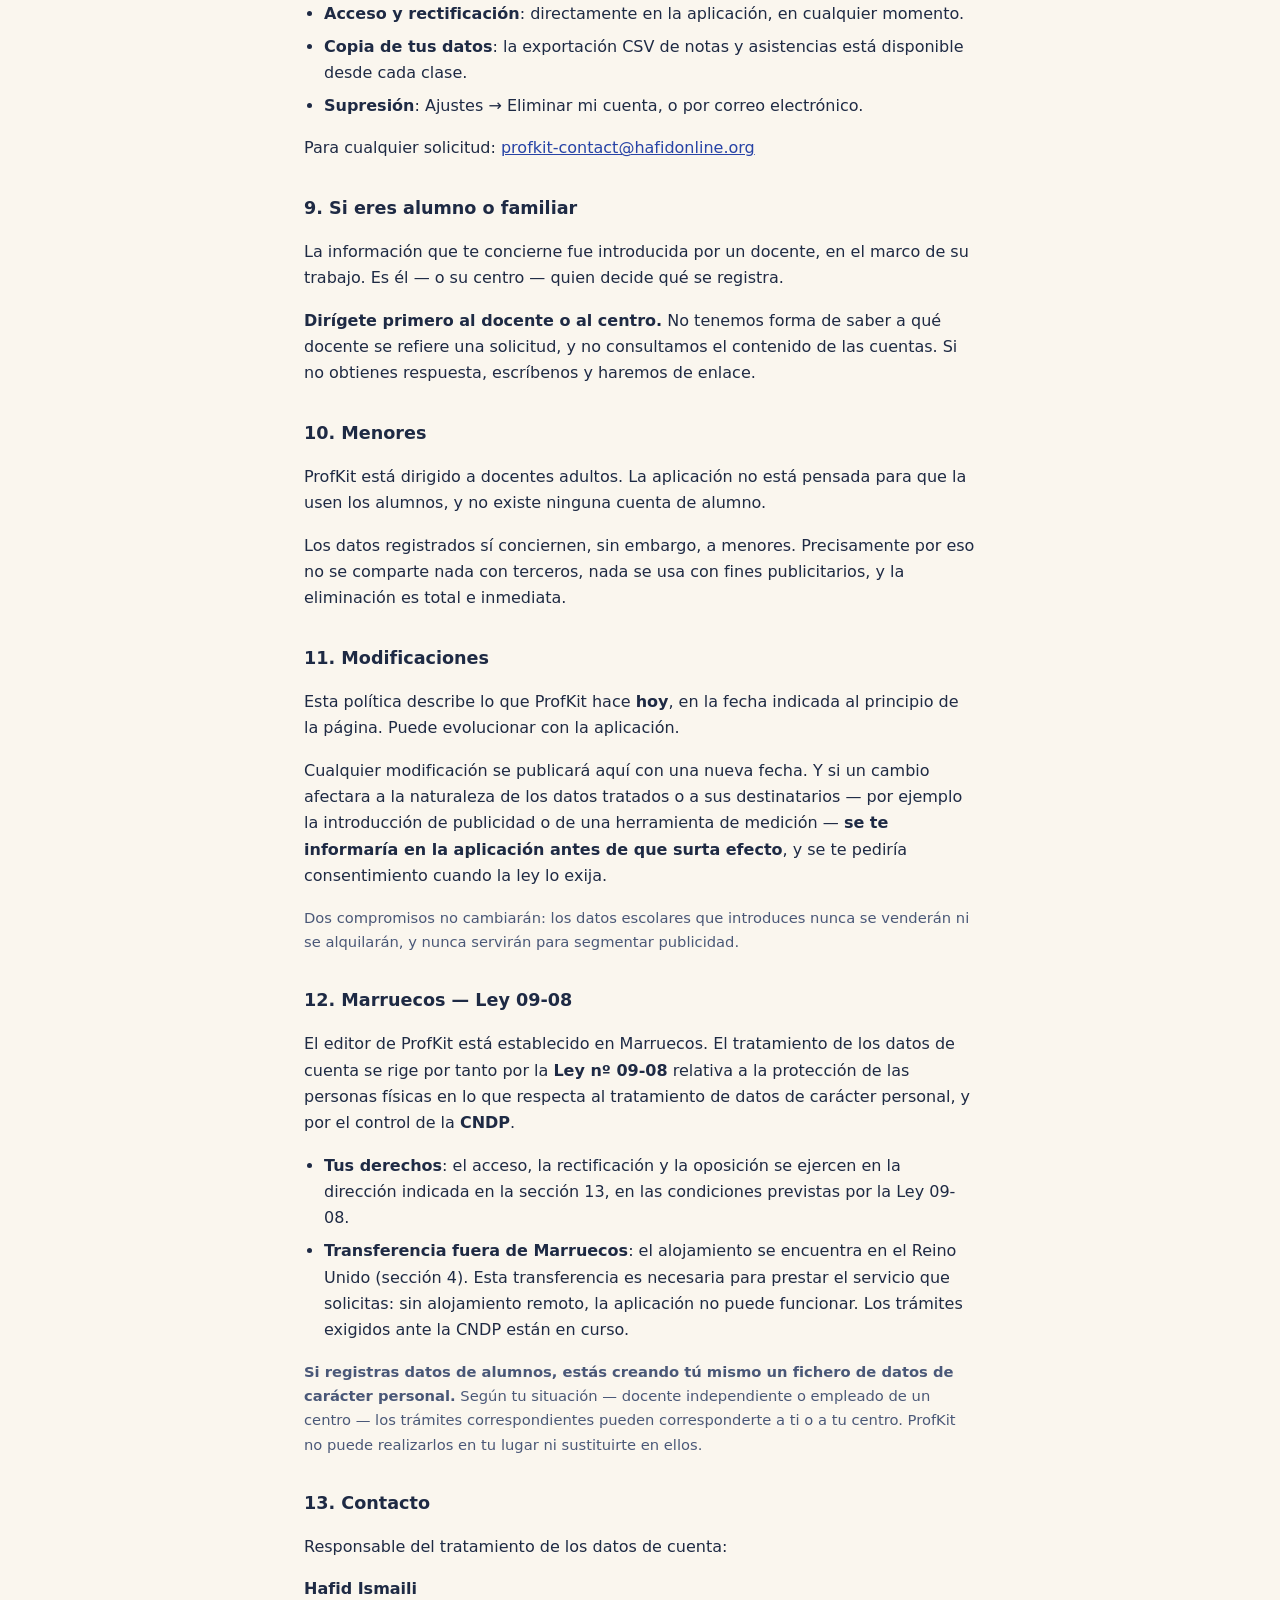
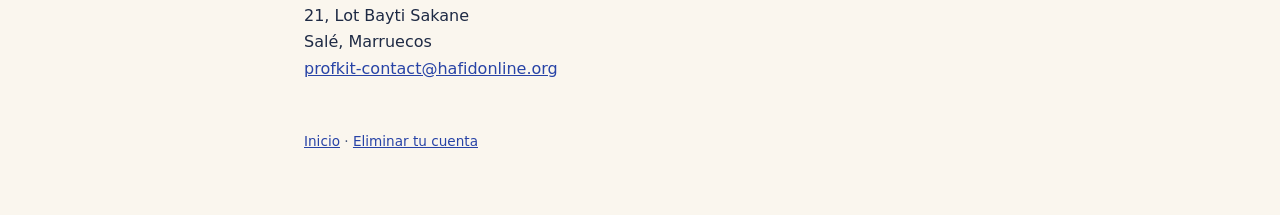
<file: es/confidentialite.html>
<!doctype html>
<html lang="es">
  <head>
    <meta charset="UTF-8" />
    <meta name="viewport" content="width=device-width, initial-scale=1.0" />
    <title>ProfKit — Política de privacidad</title>
    <meta
      name="description"
      content="Qué datos trata ProfKit, dónde se alojan, cuánto tiempo se conservan y cómo ejercer tus derechos."
    />
    <link rel="stylesheet" href="/assets/legal.css" />
    <!--
      Version espagnole. Toute modification de fond doit être portée dans les
      quatre langues (/, /en/, /es/, /ar/).

      L'identité de la section 12 doit rester cohérente avec celle déclarée
      dans la Play Console.
    -->
  </head>
  <body>
    <main>
      <ul class="langs">
        <li><a href="/confidentialite" lang="fr">Français</a></li>
        <li><a href="/en/confidentialite" lang="en">English</a></li>
        <li><a href="/es/confidentialite" aria-current="page">Español</a></li>
        <li><a href="/ar/confidentialite" lang="ar">العربية</a></li>
      </ul>

      <p class="marque">ProfKit</p>
      <h1>Política de privacidad</h1>
      <p class="note">
        Aplicación: ProfKit — <code>com.profkit.app</code><br />
        Última actualización: 26 de noviembre de 2026
      </p>

      <div class="carte">
        <h2>En resumen</h2>
        <ul>
          <li>A día de hoy, ProfKit no contiene <strong>ninguna publicidad ni ningún rastreador</strong>.</li>
          <li>Tus datos <strong>nunca se venden, alquilan ni comparten</strong> con fines comerciales.</li>
          <li>Solo tú ves tus clases: cada cuenta está aislada en la propia base de datos.</li>
          <li>Eliminar tu cuenta es <strong>inmediato e irreversible</strong>.</li>
        </ul>
      </div>

      <h2>1. Quién hace qué</h2>
      <p>
        ProfKit es una herramienta que rellenas tú. Esta distinción condiciona todo lo
        demás:
      </p>
      <ul>
        <li>
          <strong>En cuanto a los datos de tus alumnos</strong>, eres <strong>tú</strong>, o
          el centro que te emplea, quien decide qué se registra y para qué. Nosotros solo
          alojamos y devolvemos lo que escribes. En términos del RGPD: tú eres el
          <em>responsable del tratamiento</em> y ProfKit el <em>encargado</em>.
        </li>
        <li>
          <strong>En cuanto a los datos de tu propia cuenta</strong>, el responsable es el
          editor de ProfKit.
        </li>
      </ul>
      <p class="note">
        En la práctica: te corresponde comprobar que puedes registrar la información de tus
        alumnos en una herramienta digital — normativa del centro, información a las
        familias, autorización de tu dirección. ProfKit no puede hacerlo por ti.
      </p>

      <h2>2. Qué trata ProfKit</h2>

      <h3>Sobre ti</h3>
      <ul>
        <li><strong>Cuenta</strong>: correo electrónico y contraseña (cifrada, nunca legible por nosotros)</li>
        <li><strong>Perfil</strong>: nombre, centro, dirección y ciudad del centro, puesto, idioma</li>
        <li><strong>Trayectoria profesional</strong>: centros, ciudades, puestos y años, si los indicas</li>
        <li><strong>Clases de apoyo</strong>: duración, honorarios y pago de las sesiones, si usas esa función</li>
      </ul>

      <h3>Sobre tus alumnos, introducidos por ti</h3>
      <ul>
        <li><strong>Identidad</strong>: nombre, apellidos y sexo, si lo indicas</li>
        <li><strong>Contacto de un progenitor</strong>: teléfono o correo electrónico, si lo indicas</li>
        <li><strong>Escolaridad</strong>: notas, evaluaciones, medias, asistencias, ausencias, retrasos, tareas y entregas</li>
        <li><strong>Textos libres</strong>: observaciones de comportamiento, puntos de comportamiento y su motivo, comentarios de boletín, notas personales</li>
      </ul>
      <p class="note">
        Los textos libres merecen tu atención: son los únicos espacios donde puedes escribir
        lo que quieras, incluida información sensible. No los leemos ni los analizamos, pero
        tampoco podemos controlar su contenido. Escribe ahí lo que escribirías en un
        documento oficial.
      </p>

      <h2>3. Lo que ProfKit no hace</h2>
      <ul>
        <li>Ninguna carga desde servidores de terceros: las tipografías van incluidas en la aplicación</li>
        <li>Ninguna publicidad, ningún rastreador, ninguna herramienta de medición de audiencia</li>
        <li>Ninguna venta ni alquiler de datos</li>
        <li>Ningún perfilado, ninguna decisión automatizada</li>
        <li>Ningún correo comercial — solo se envían correos de cuenta (confirmación, contraseña olvidada)</li>
        <li>Ningún acceso a tus fotos, tu cámara, tus contactos ni tu ubicación</li>
        <li>Ninguna transmisión a un servicio de inteligencia artificial: la generación automática de comentarios existe en el código pero <strong>no está activada</strong></li>
      </ul>

      <h2>4. Dónde se alojan los datos</h2>
      <p>
        ProfKit se apoya en <strong>Supabase</strong> para la autenticación y la base de
        datos. Los servidores utilizados están en <strong>AWS en Londres</strong> (región
        <code>eu-west-2</code>), en el Reino Unido.
      </p>
      <ul>
        <li>
          <strong>Para los usuarios de la Unión Europea</strong>: los datos salen de la UE,
          pero el Reino Unido cuenta con una decisión de adecuación de la Comisión Europea.
          No se requieren, por tanto, garantías contractuales adicionales.
        </li>
        <li>
          <strong>Para los usuarios de Marruecos</strong>: los datos se alojan fuera de
          Marruecos.
        </li>
      </ul>

      <h2>5. Quién más ve algo</h2>
      <p>La lista es corta, y no hay ninguna otra:</p>
      <ul>
        <li>
          <strong>Supabase</strong> — proveedor de la base de datos y de la autenticación.
          Actúa siguiendo nuestras instrucciones y no explota los datos por su cuenta.
        </li>
        <li>
          <strong>WhatsApp o tu aplicación de SMS</strong> — únicamente cuando
          <em>tú</em> decides contactar con una familia. ProfKit prepara el mensaje y lo abre
          en la aplicación que tengas instalada; eres tú quien lo envía, desde tu propia
          cuenta, y el contenido queda entonces sujeto a las condiciones de ese servicio.
        </li>
      </ul>

      <h2>6. Cuánto tiempo</h2>
      <ul>
        <li>Tus datos se conservan <strong>mientras exista tu cuenta</strong>.</li>
        <li>
          Al eliminar la cuenta, todo se borra <strong>de inmediato</strong>: sin periodo de
          gracia, sin papelera, sin ventana de recuperación.
        </li>
        <li>No se conserva nada con fines comerciales o estadísticos tras la eliminación.</li>
      </ul>
      <p>
        El procedimiento completo se describe en la página
        <a href="/es/suppression-compte">Eliminar tu cuenta</a>.
      </p>

      <h2>7. Seguridad</h2>
      <ul>
        <li>Todas las comunicaciones están cifradas en tránsito (HTTPS).</li>
        <li>
          El aislamiento entre cuentas lo aplica <strong>la propia base de datos</strong> y
          no la aplicación: cada fila lleva su propietario, y una regla de seguridad impide
          leer la de otro. Ni siquiera un error de programación puede exponer las clases de
          otro docente.
        </li>
        <li>Las contraseñas se almacenan cifradas y nunca son legibles.</li>
      </ul>

      <h2>8. Tus derechos</h2>
      <p>
        Puedes acceder a tus datos, rectificarlos, suprimirlos, obtener una copia u oponerte
        a su tratamiento.
      </p>
      <ul>
        <li><strong>Acceso y rectificación</strong>: directamente en la aplicación, en cualquier momento.</li>
        <li><strong>Copia de tus datos</strong>: la exportación CSV de notas y asistencias está disponible desde cada clase.</li>
        <li><strong>Supresión</strong>: Ajustes → Eliminar mi cuenta, o por correo electrónico.</li>
      </ul>
      <p>
        Para cualquier solicitud:
        <a class="ltr" href="mailto:profkit-contact@hafidonline.org">profkit-contact@hafidonline.org</a>
      </p>

      <h2>9. Si eres alumno o familiar</h2>
      <p>
        La información que te concierne fue introducida por un docente, en el marco de su
        trabajo. Es él — o su centro — quien decide qué se registra.
      </p>
      <p>
        <strong>Dirígete primero al docente o al centro.</strong> No tenemos forma de saber a
        qué docente se refiere una solicitud, y no consultamos el contenido de las cuentas.
        Si no obtienes respuesta, escríbenos y haremos de enlace.
      </p>

      <h2>10. Menores</h2>
      <p>
        ProfKit está dirigido a docentes adultos. La aplicación no está pensada para que la
        usen los alumnos, y no existe ninguna cuenta de alumno.
      </p>
      <p>
        Los datos registrados sí conciernen, sin embargo, a menores. Precisamente por eso no
        se comparte nada con terceros, nada se usa con fines publicitarios, y la eliminación
        es total e inmediata.
      </p>

      <h2>11. Modificaciones</h2>
      <p>
        Esta política describe lo que ProfKit hace <strong>hoy</strong>, en la fecha indicada
        al principio de la página. Puede evolucionar con la aplicación.
      </p>
      <p>
        Cualquier modificación se publicará aquí con una nueva fecha. Y si un cambio afectara
        a la naturaleza de los datos tratados o a sus destinatarios — por ejemplo la
        introducción de publicidad o de una herramienta de medición —
        <strong>se te informaría en la aplicación antes de que surta efecto</strong>, y se te
        pediría consentimiento cuando la ley lo exija.
      </p>
      <p class="note">
        Dos compromisos no cambiarán: los datos escolares que introduces nunca se venderán ni
        se alquilarán, y nunca servirán para segmentar publicidad.
      </p>

      <h2>12. Marruecos — Ley 09-08</h2>
      <p>
        El editor de ProfKit está establecido en Marruecos. El tratamiento de los datos de
        cuenta se rige por tanto por la <strong>Ley nº 09-08</strong> relativa a la
        protección de las personas físicas en lo que respecta al tratamiento de datos de
        carácter personal, y por el control de la <strong>CNDP</strong>.
      </p>
      <ul>
        <li>
          <strong>Tus derechos</strong>: el acceso, la rectificación y la oposición se
          ejercen en la dirección indicada en la sección 13, en las condiciones previstas
          por la Ley 09-08.
        </li>
        <li>
          <strong>Transferencia fuera de Marruecos</strong>: el alojamiento se encuentra en
          el Reino Unido (sección 4). Esta transferencia es necesaria para prestar el
          servicio que solicitas: sin alojamiento remoto, la aplicación no puede funcionar.
          Los trámites exigidos ante la CNDP están en curso.
        </li>
        <!-- Numéro de déclaration CNDP : remettre cette puce une
             fois le récépissé obtenu. Tant qu'il n'existe pas, ne rien
             afficher vaut mieux qu'un numéro inventé ou un marqueur. -->
      </ul>
      <p class="note">
        <strong>Si registras datos de alumnos, estás creando tú mismo un fichero de datos
        de carácter personal.</strong> Según tu situación — docente independiente o
        empleado de un centro — los trámites correspondientes pueden corresponderte a ti o
        a tu centro. ProfKit no puede realizarlos en tu lugar ni sustituirte en ellos.
      </p>

      <h2>13. Contacto</h2>
      <p>Responsable del tratamiento de los datos de cuenta:</p>
      <p>
        <strong>Hafid Ismaili</strong><br />
        21, Lot Bayti Sakane<br />
        Salé, Marruecos<br />
        <a class="ltr" href="mailto:profkit-contact@hafidonline.org">profkit-contact@hafidonline.org</a>
      </p>

      <footer>
        <a href="/es/">Inicio</a> ·
        <a href="/es/suppression-compte">Eliminar tu cuenta</a>
      </footer>
    </main>
  </body>
</html>
</file>
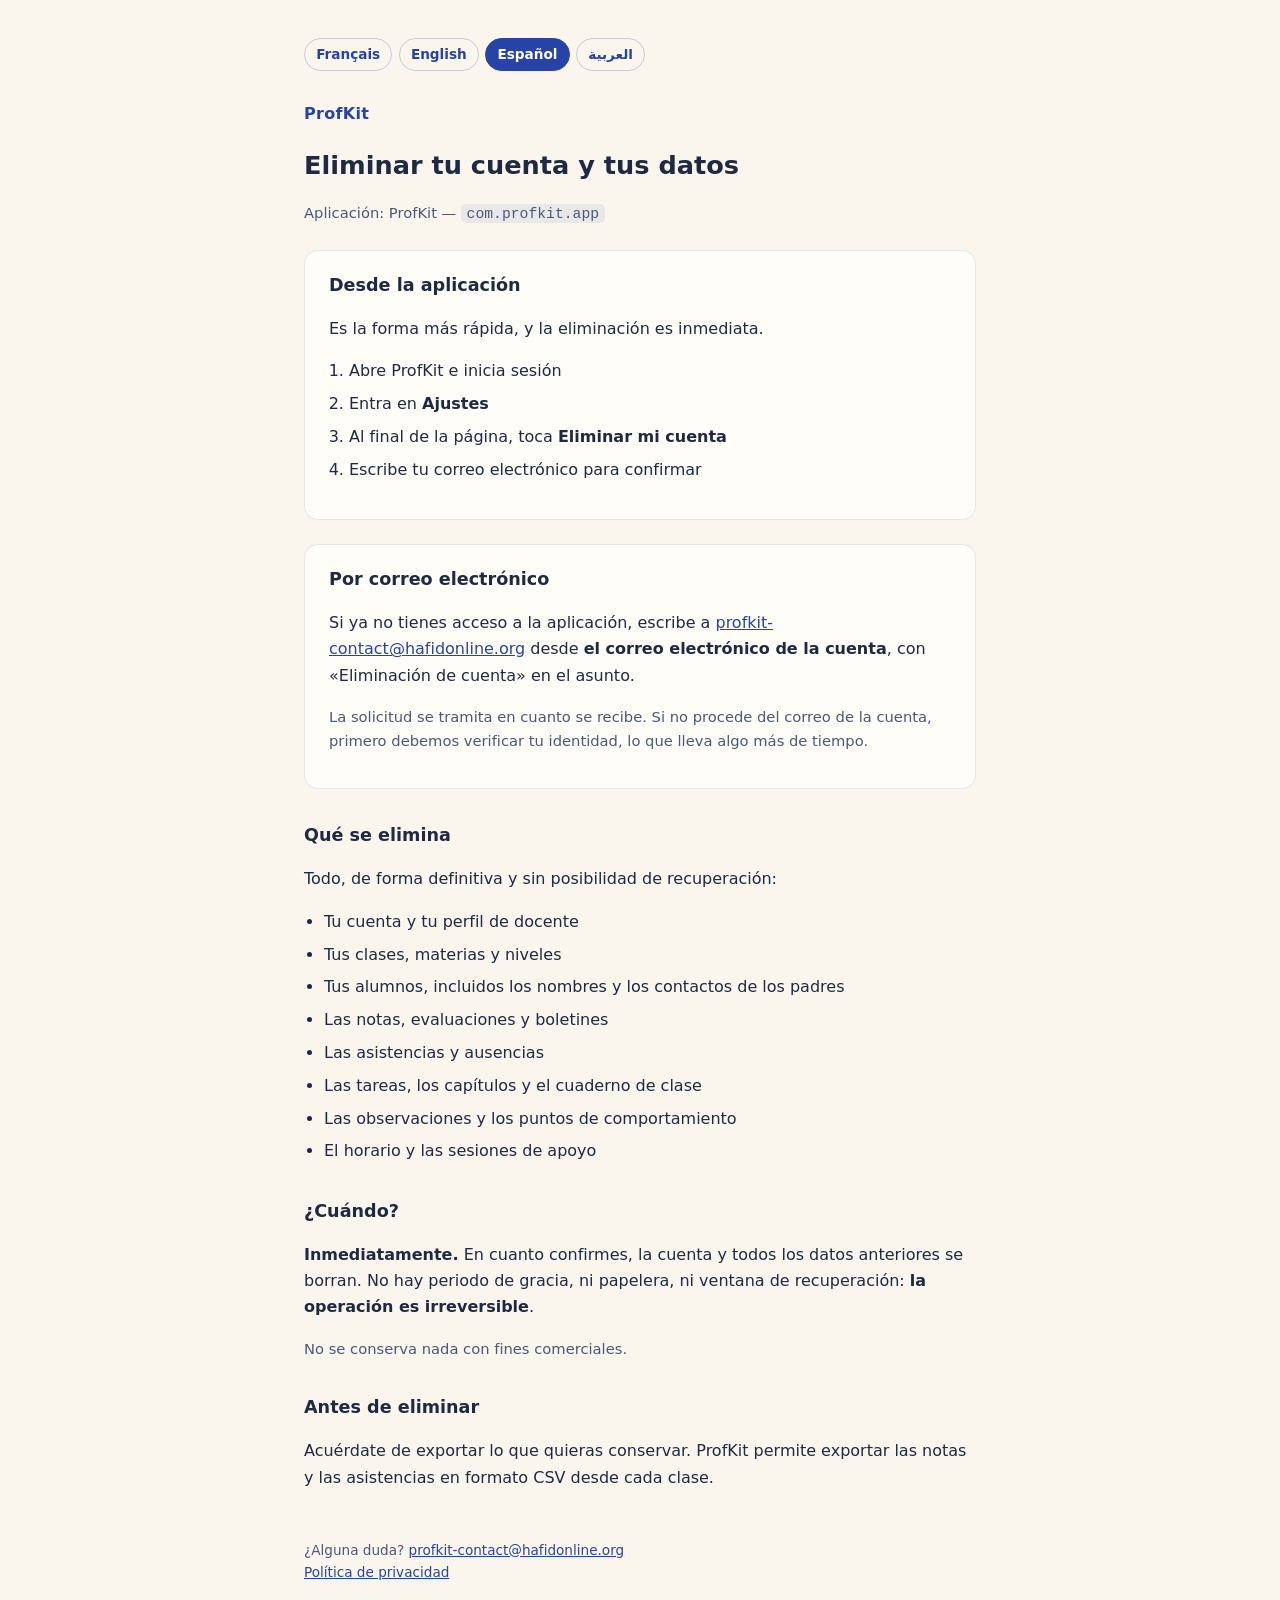
<file: es/suppression-compte.html>
<!doctype html>
<html lang="es">
  <head>
    <meta charset="UTF-8" />
    <meta name="viewport" content="width=device-width, initial-scale=1.0" />
    <title>ProfKit — Eliminar tu cuenta</title>
    <meta
      name="description"
      content="Cómo eliminar definitivamente tu cuenta de ProfKit y todos los datos asociados."
    />
    <link rel="stylesheet" href="/assets/legal.css" />
    <!--
      Version espagnole. Toute modification de fond doit être portée dans les
      quatre langues (/, /en/, /es/, /ar/).

      Les libellés d'interface cités ici (« Ajustes », « Eliminar mi
      cuenta ») reprennent mot pour mot ceux de l'app, lus dans
      src/i18n/locales/es.json du dépôt applicatif.
    -->
  </head>
  <body>
    <main>
      <ul class="langs">
        <li><a href="/suppression-compte" lang="fr">Français</a></li>
        <li><a href="/en/suppression-compte" lang="en">English</a></li>
        <li><a href="/es/suppression-compte" aria-current="page">Español</a></li>
        <li><a href="/ar/suppression-compte" lang="ar">العربية</a></li>
      </ul>

      <p class="marque">ProfKit</p>
      <h1>Eliminar tu cuenta y tus datos</h1>
      <p class="note">Aplicación: ProfKit — <code>com.profkit.app</code></p>

      <div class="carte">
        <h2>Desde la aplicación</h2>
        <p>Es la forma más rápida, y la eliminación es inmediata.</p>
        <ol>
          <li>Abre ProfKit e inicia sesión</li>
          <li>Entra en <strong>Ajustes</strong></li>
          <li>Al final de la página, toca <strong>Eliminar mi cuenta</strong></li>
          <li>Escribe tu correo electrónico para confirmar</li>
        </ol>
      </div>

      <div class="carte">
        <h2>Por correo electrónico</h2>
        <p>
          Si ya no tienes acceso a la aplicación, escribe a
          <a class="ltr" href="mailto:profkit-contact@hafidonline.org">profkit-contact@hafidonline.org</a> desde
          <strong>el correo electrónico de la cuenta</strong>, con «Eliminación de cuenta»
          en el asunto.
        </p>
        <p class="note">
          La solicitud se tramita en cuanto se recibe. Si no procede del correo de la
          cuenta, primero debemos verificar tu identidad, lo que lleva algo más de tiempo.
        </p>
      </div>

      <h2>Qué se elimina</h2>
      <p>Todo, de forma definitiva y sin posibilidad de recuperación:</p>
      <ul>
        <li>Tu cuenta y tu perfil de docente</li>
        <li>Tus clases, materias y niveles</li>
        <li>Tus alumnos, incluidos los nombres y los contactos de los padres</li>
        <li>Las notas, evaluaciones y boletines</li>
        <li>Las asistencias y ausencias</li>
        <li>Las tareas, los capítulos y el cuaderno de clase</li>
        <li>Las observaciones y los puntos de comportamiento</li>
        <li>El horario y las sesiones de apoyo</li>
      </ul>

      <h2>¿Cuándo?</h2>
      <p>
        <strong>Inmediatamente.</strong> En cuanto confirmes, la cuenta y todos los datos
        anteriores se borran. No hay periodo de gracia, ni papelera, ni ventana de
        recuperación: <strong>la operación es irreversible</strong>.
      </p>
      <p class="note">No se conserva nada con fines comerciales.</p>

      <h2>Antes de eliminar</h2>
      <p>
        Acuérdate de exportar lo que quieras conservar. ProfKit permite exportar las notas
        y las asistencias en formato CSV desde cada clase.
      </p>

      <footer>
        ¿Alguna duda?
        <a class="ltr" href="mailto:profkit-contact@hafidonline.org">profkit-contact@hafidonline.org</a>
        <br />
        <a href="/es/confidentialite">Política de privacidad</a>
      </footer>
    </main>
  </body>
</html>
</file>
<file: assets/legal.css>
/*
  Feuille partagée par les quatre versions linguistiques de la page de
  suppression de compte. Une seule source : une correction de style se fait
  ici et vaut pour fr, en, es et ar.

  Les marges internes utilisent des propriétés logiques
  (padding-inline-start) pour que l'arabe se dispose correctement en RTL sans
  règle supplémentaire.
*/

:root {
  --bleu: #2743a6;
  --encre: #1e2a44;
  --encre-douce: #4a5878;
  --papier: #faf6ee;
  --carte: #fffdf8;
}

* {
  box-sizing: border-box;
}

body {
  margin: 0;
  padding: 2rem 1rem 4rem;
  background: var(--papier);
  color: var(--encre);
  font-family: system-ui, -apple-system, "Segoe UI", Tahoma, sans-serif;
  line-height: 1.65;
}

main {
  max-width: 42rem;
  margin: 0 auto;
}

h1 {
  font-size: 1.6rem;
  margin: 0 0 0.5rem;
}

h2 {
  font-size: 1.1rem;
  margin: 2rem 0 0.5rem;
}

.marque {
  color: var(--bleu);
  font-weight: 700;
  letter-spacing: 0.02em;
}

.carte {
  background: var(--carte);
  border: 1px solid rgba(30, 42, 68, 0.1);
  border-radius: 14px;
  padding: 1.25rem 1.5rem;
  margin-top: 1.5rem;
}

.carte h2 {
  margin-top: 0;
}

ol,
ul {
  padding-inline-start: 1.25rem;
}

li {
  margin: 0.4rem 0;
}

.note {
  color: var(--encre-douce);
  font-size: 0.92rem;
}

code {
  background: rgba(39, 67, 166, 0.08);
  padding: 0.1rem 0.35rem;
  border-radius: 5px;
}

a {
  color: var(--bleu);
}

footer {
  margin-top: 3rem;
  font-size: 0.85rem;
  color: var(--encre-douce);
}

/* Sélecteur de langue ------------------------------------------------- */

.langs {
  display: flex;
  flex-wrap: wrap;
  gap: 0.4rem;
  margin: 0 0 1.5rem;
  padding: 0;
  list-style: none;
}

.langs a {
  display: inline-block;
  padding: 0.25rem 0.7rem;
  border: 1px solid rgba(39, 67, 166, 0.25);
  border-radius: 999px;
  font-size: 0.85rem;
  font-weight: 600;
  text-decoration: none;
}

.langs a[aria-current="page"] {
  background: var(--bleu);
  border-color: var(--bleu);
  color: #fff;
}

/* Fragments toujours lus de gauche à droite : identifiant de l'app,
   adresses email. Sans cela, la ponctuation se déplace en contexte RTL. */
code,
.ltr {
  direction: ltr;
  unicode-bidi: isolate;
}

/* L'arabe respire mal avec l'interligne latin. */
html[lang="ar"] body {
  line-height: 1.9;
}
</file>
